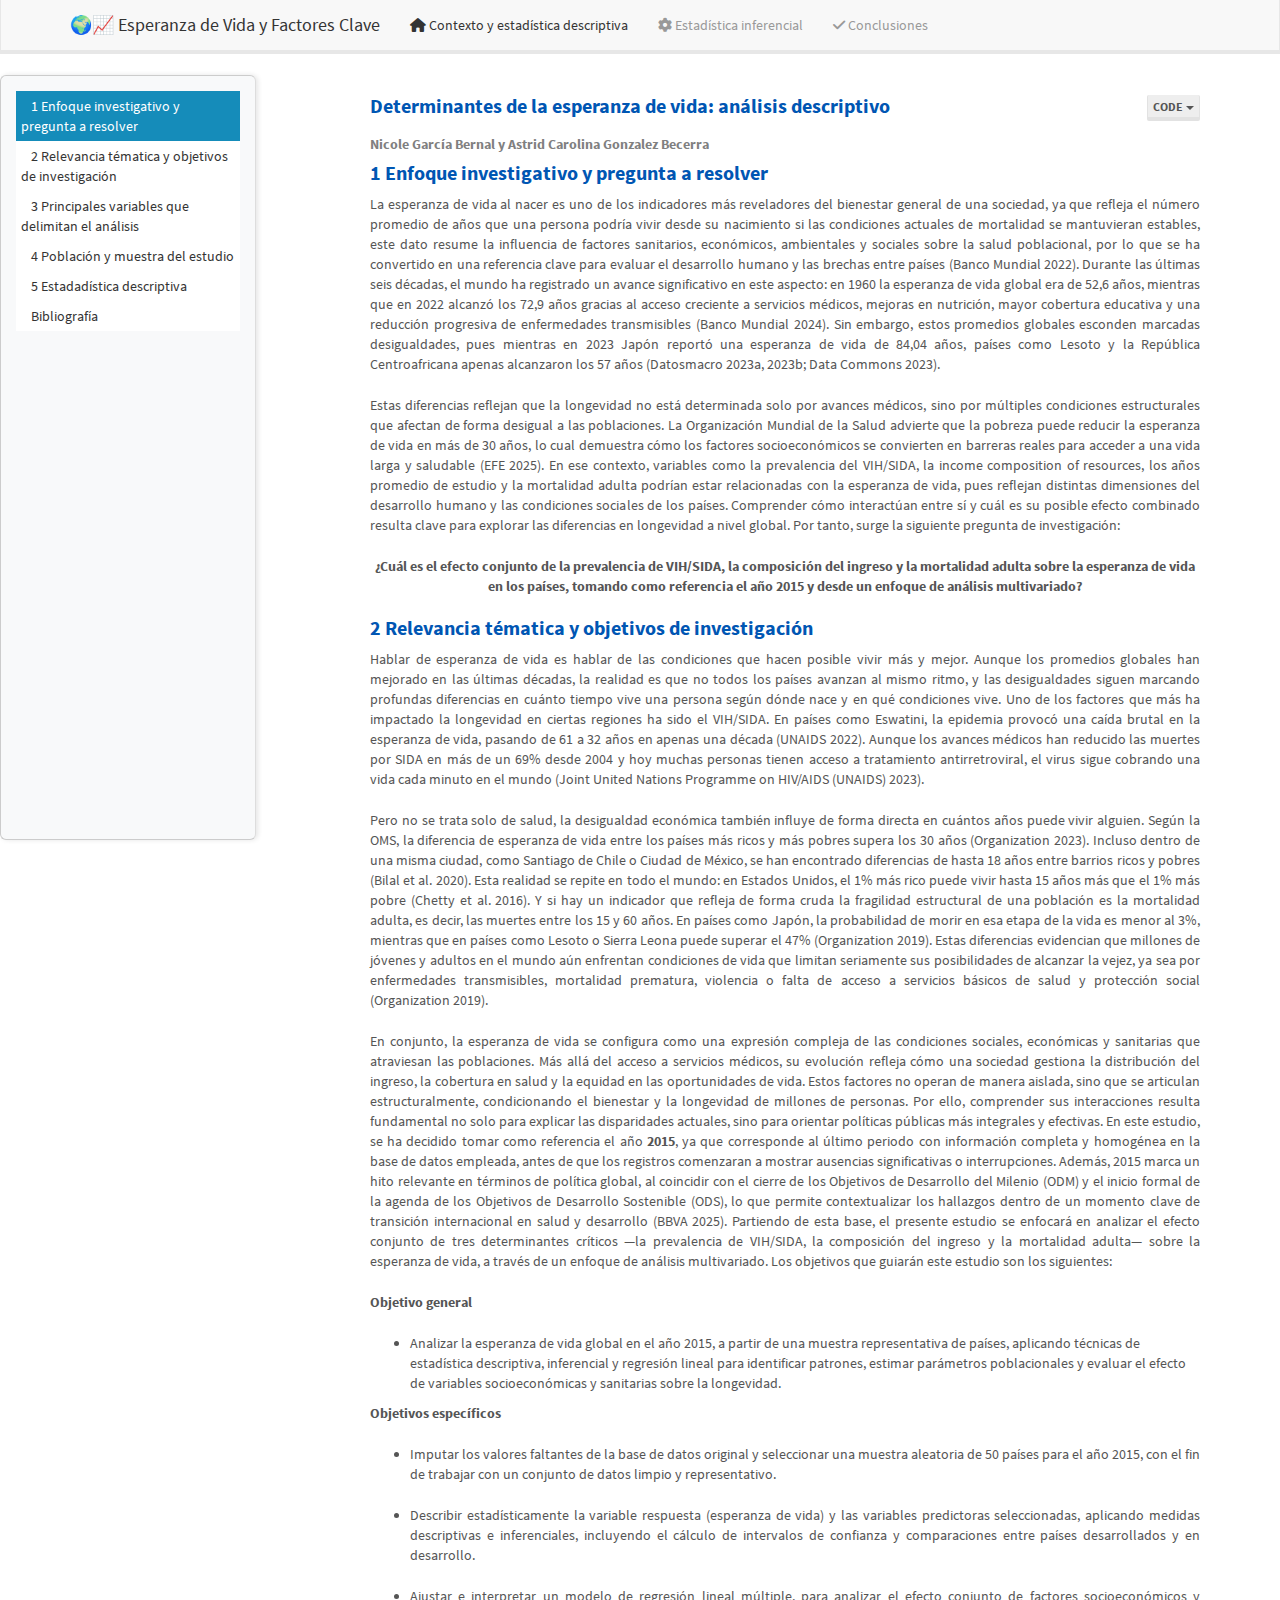
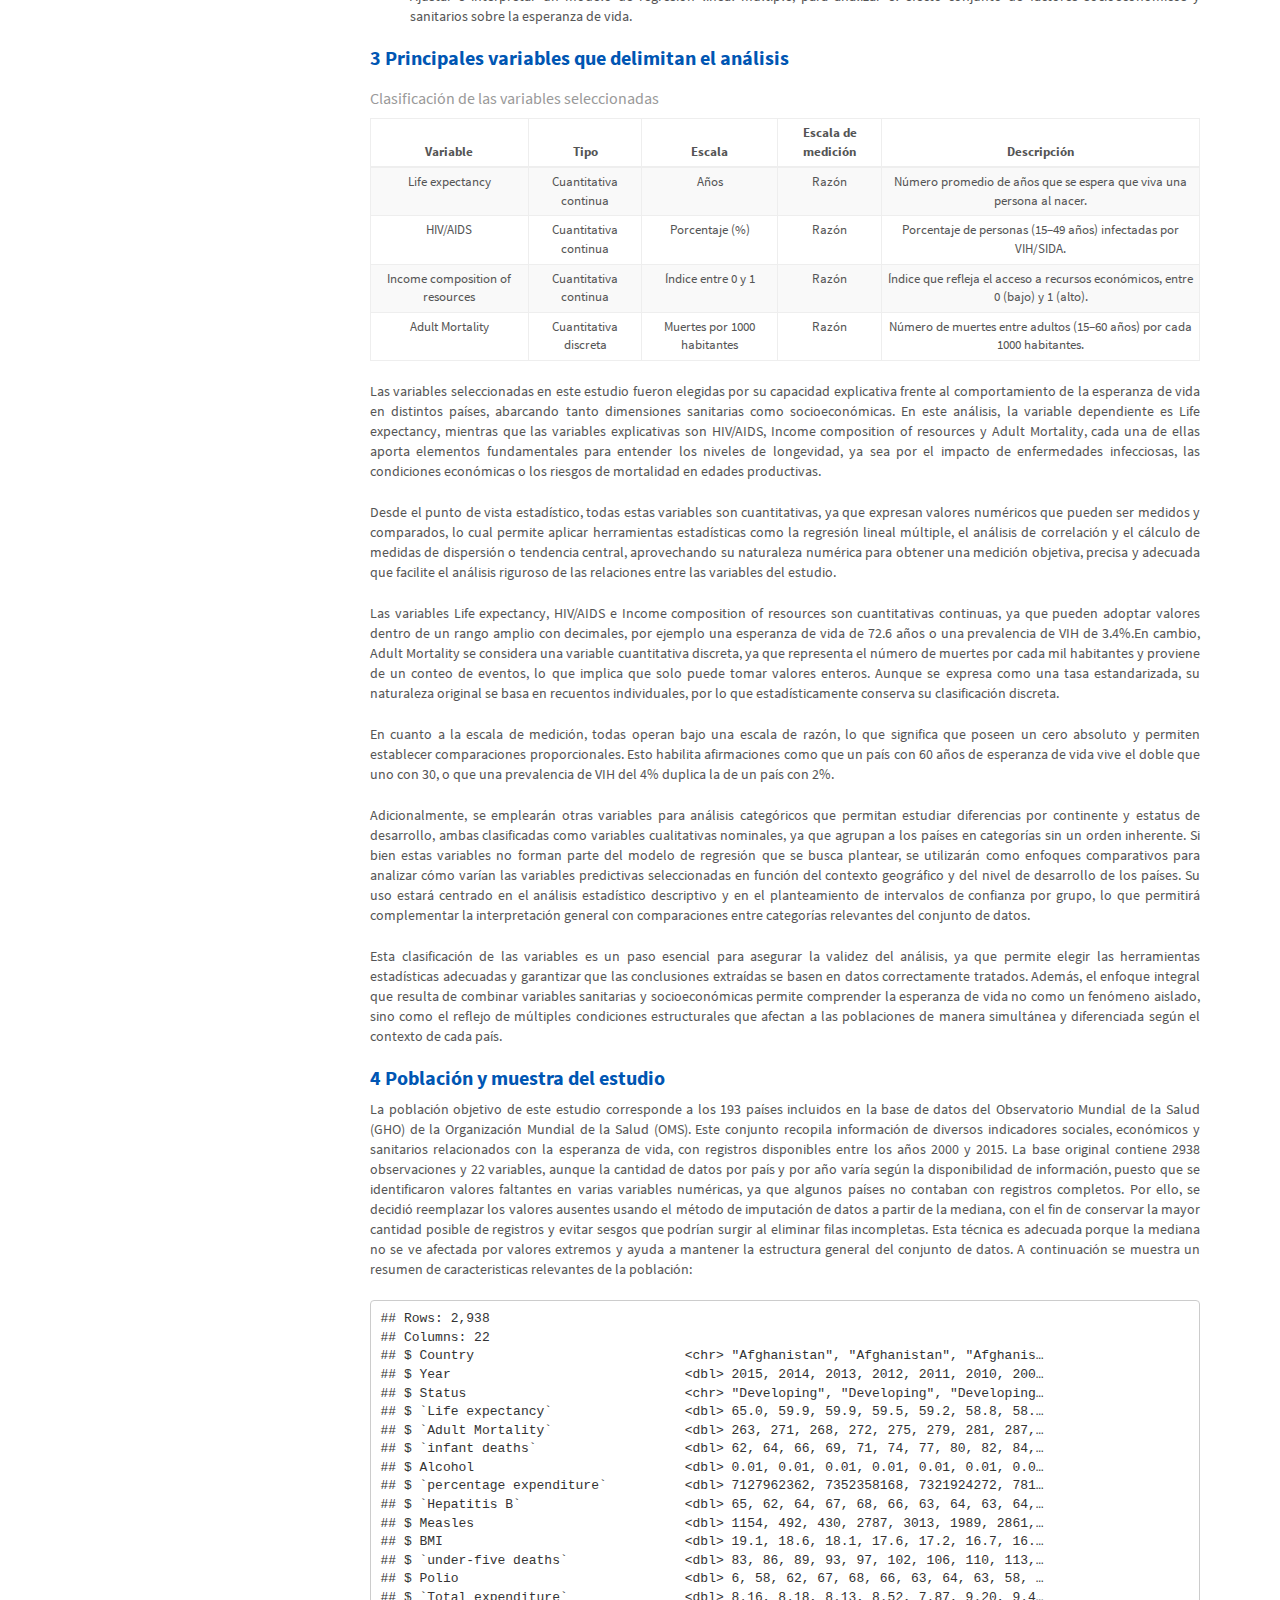
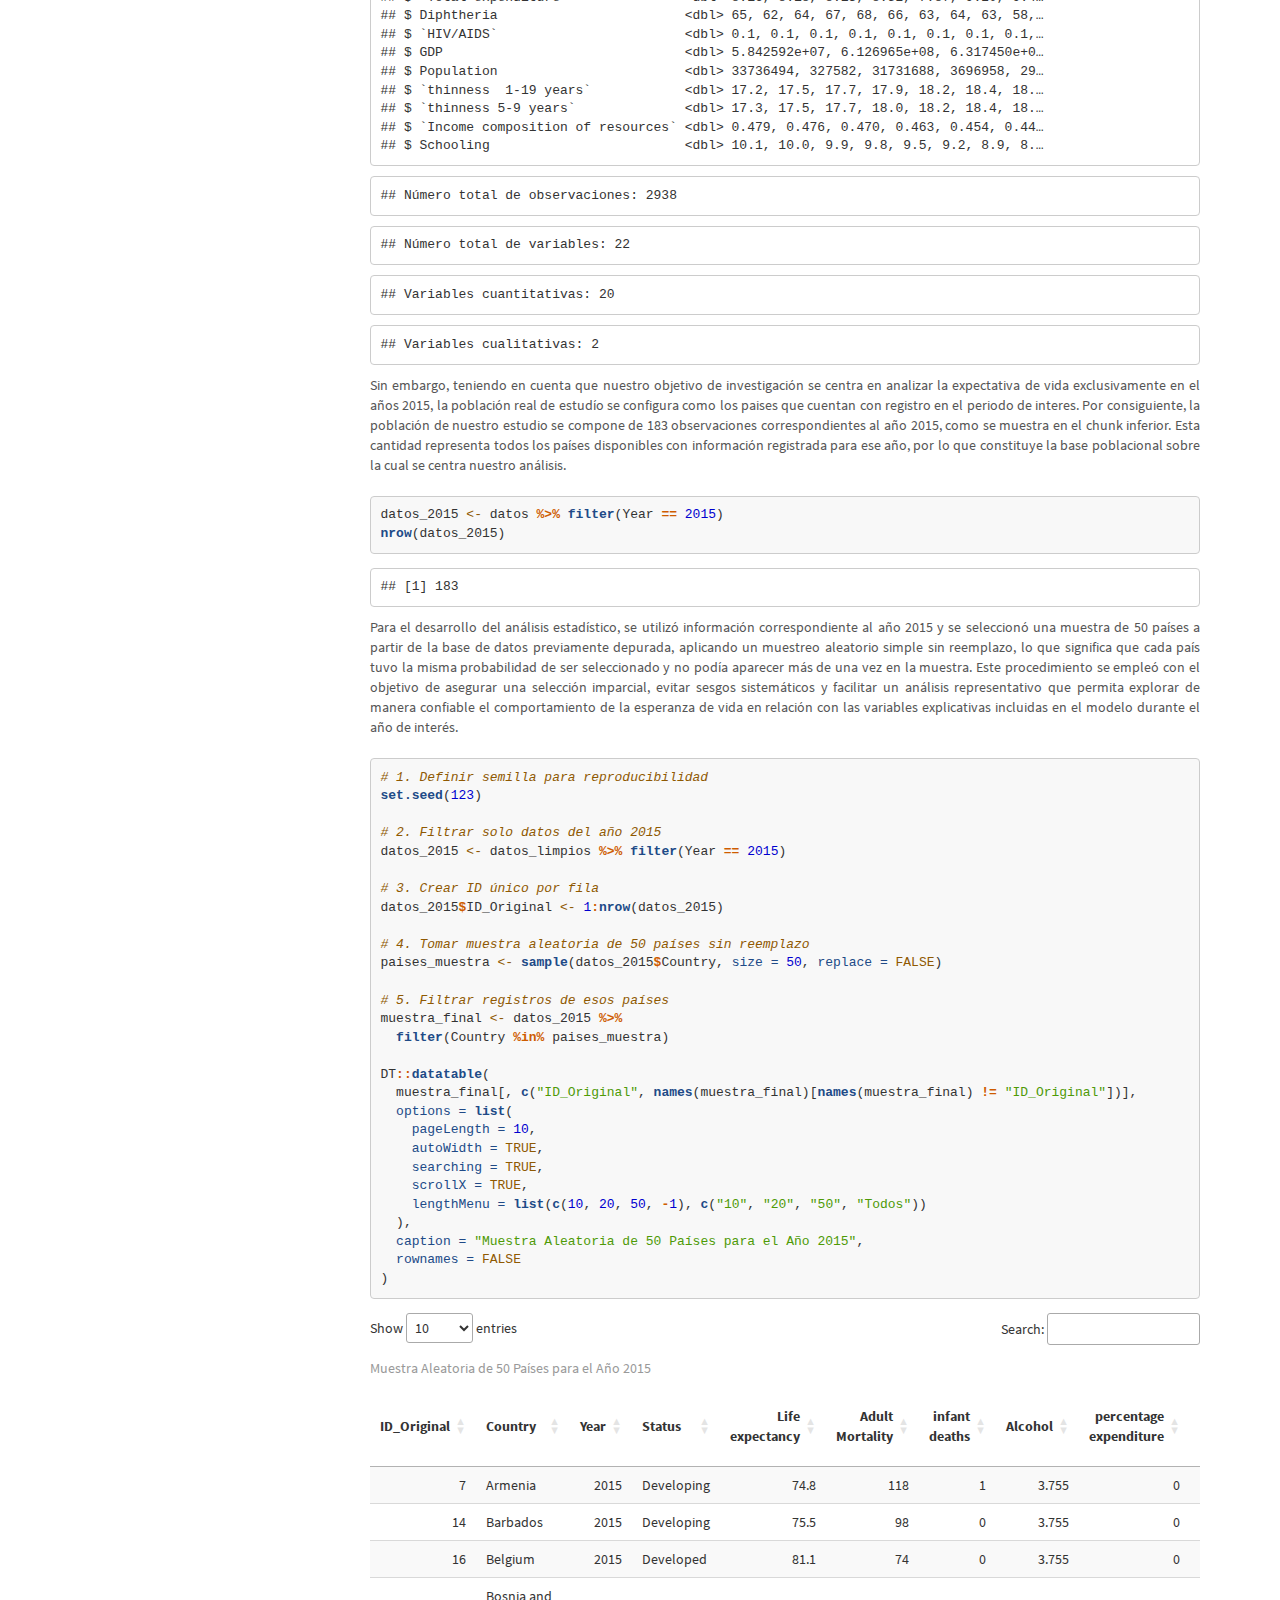
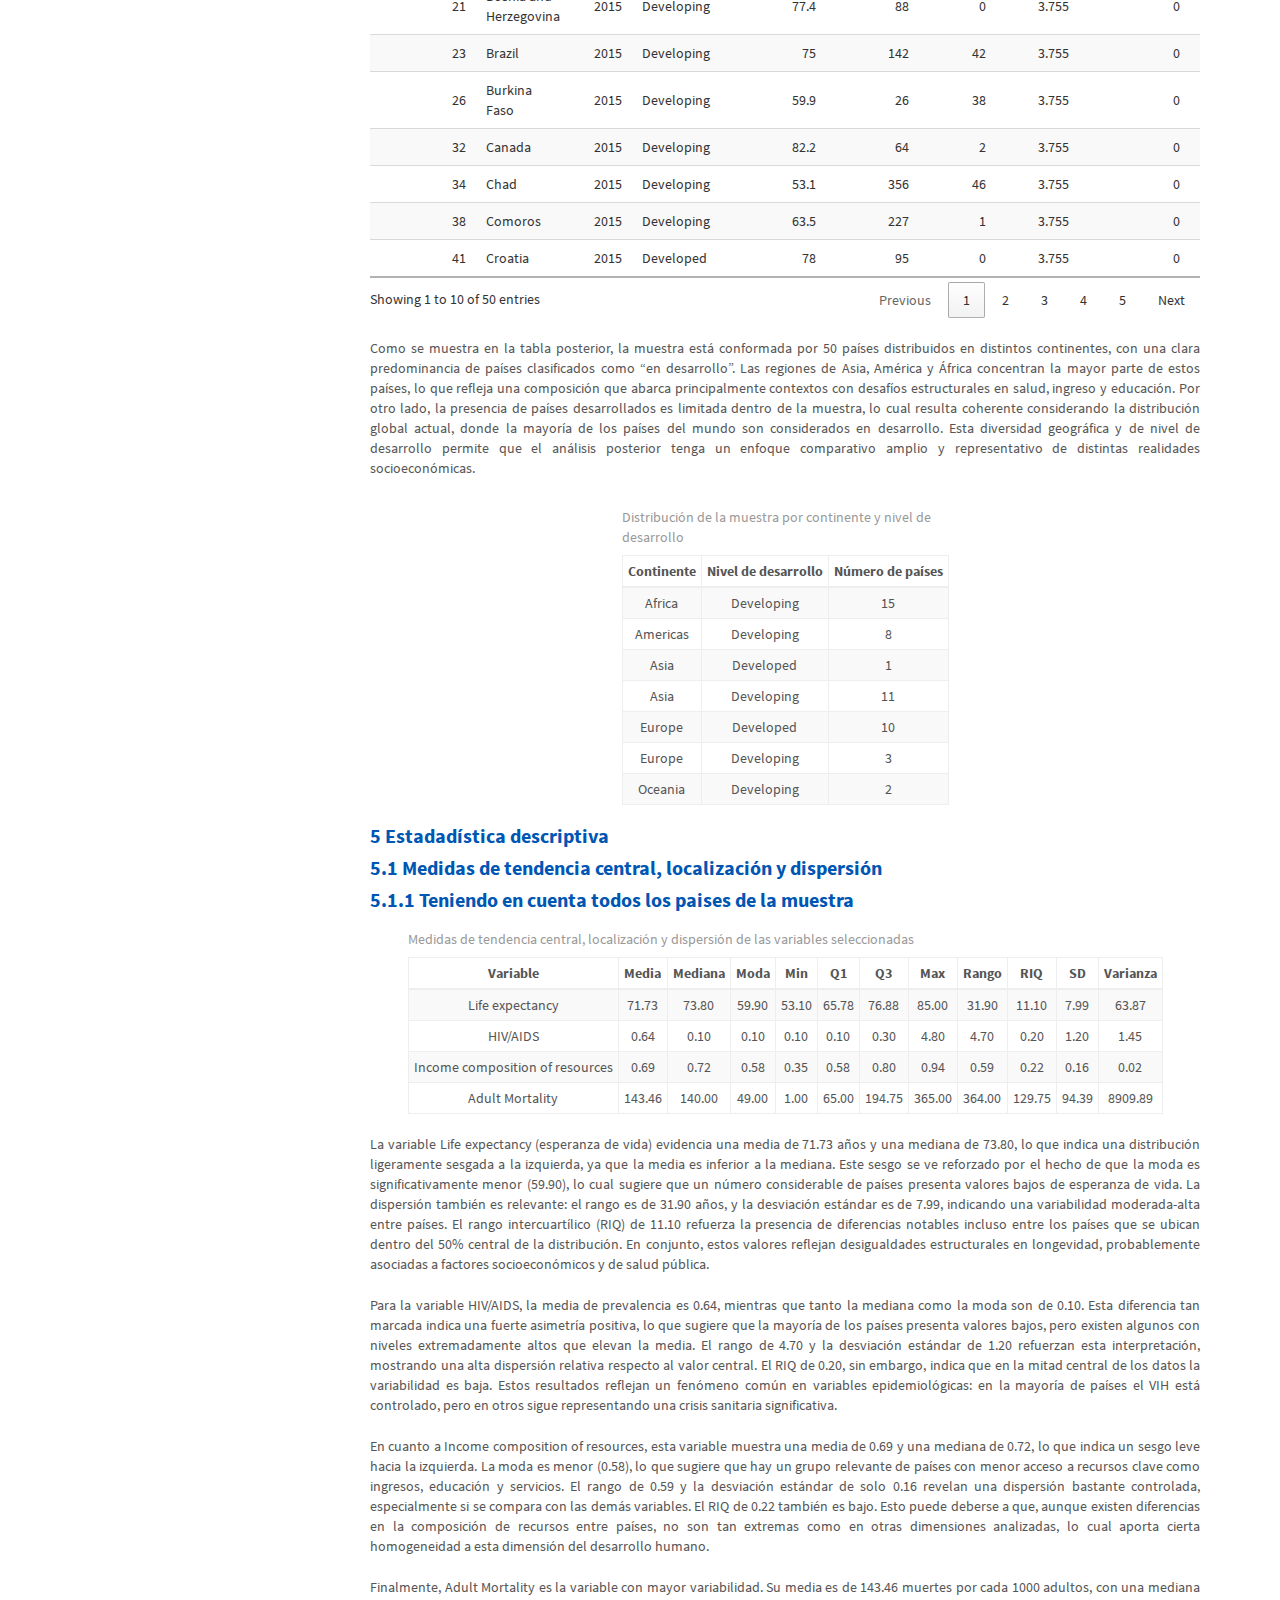
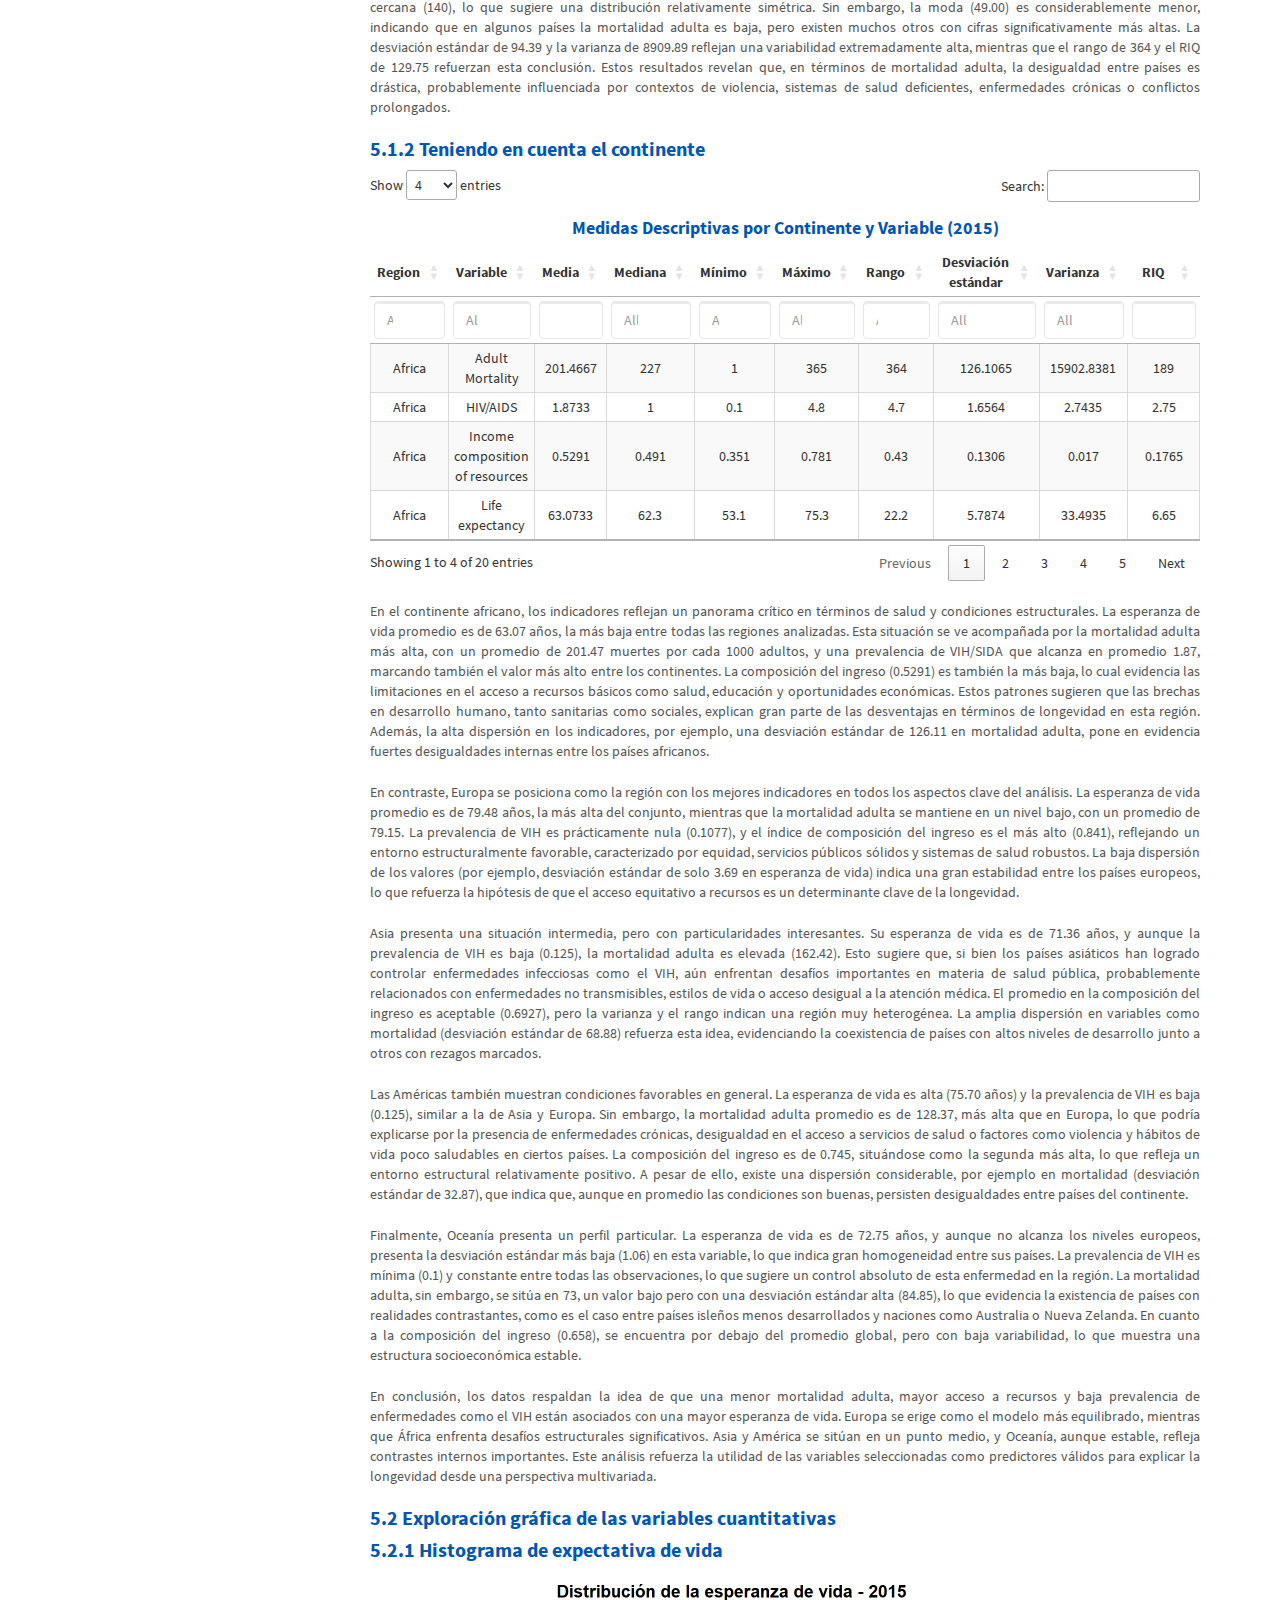
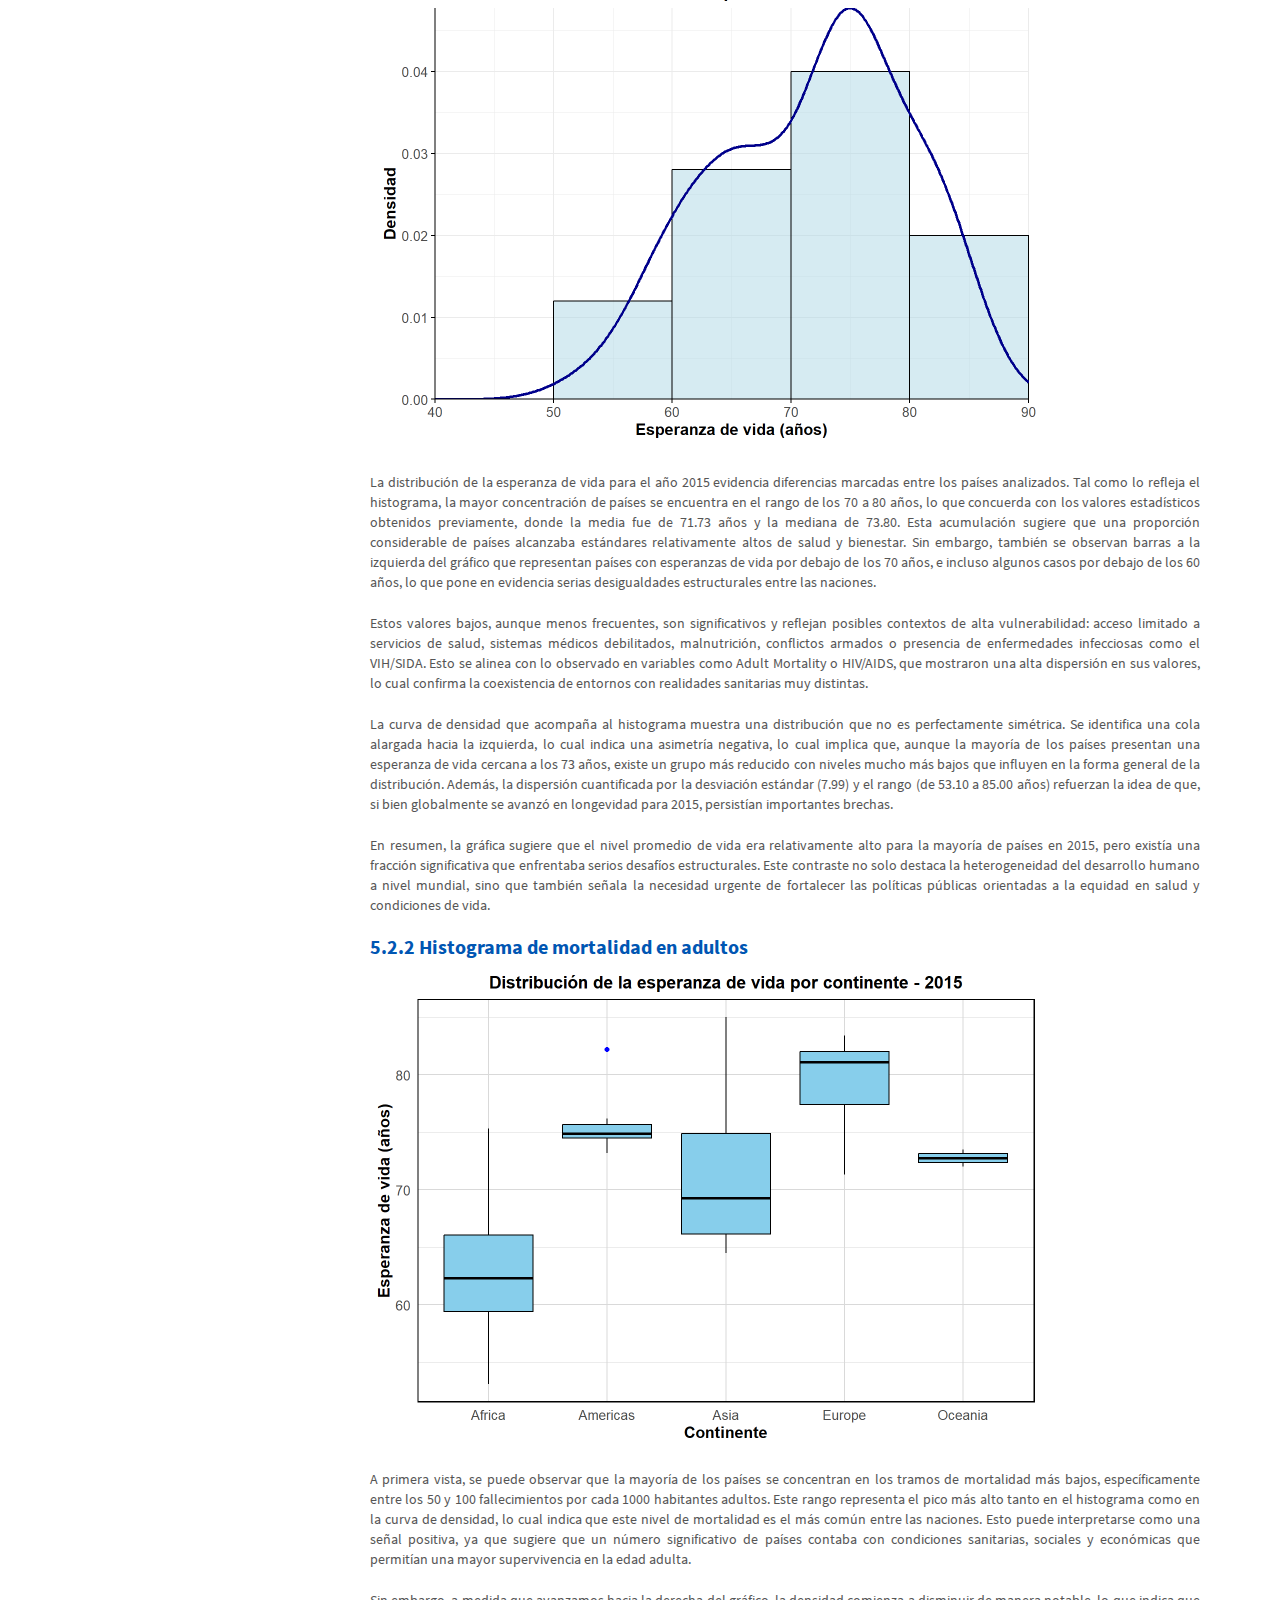
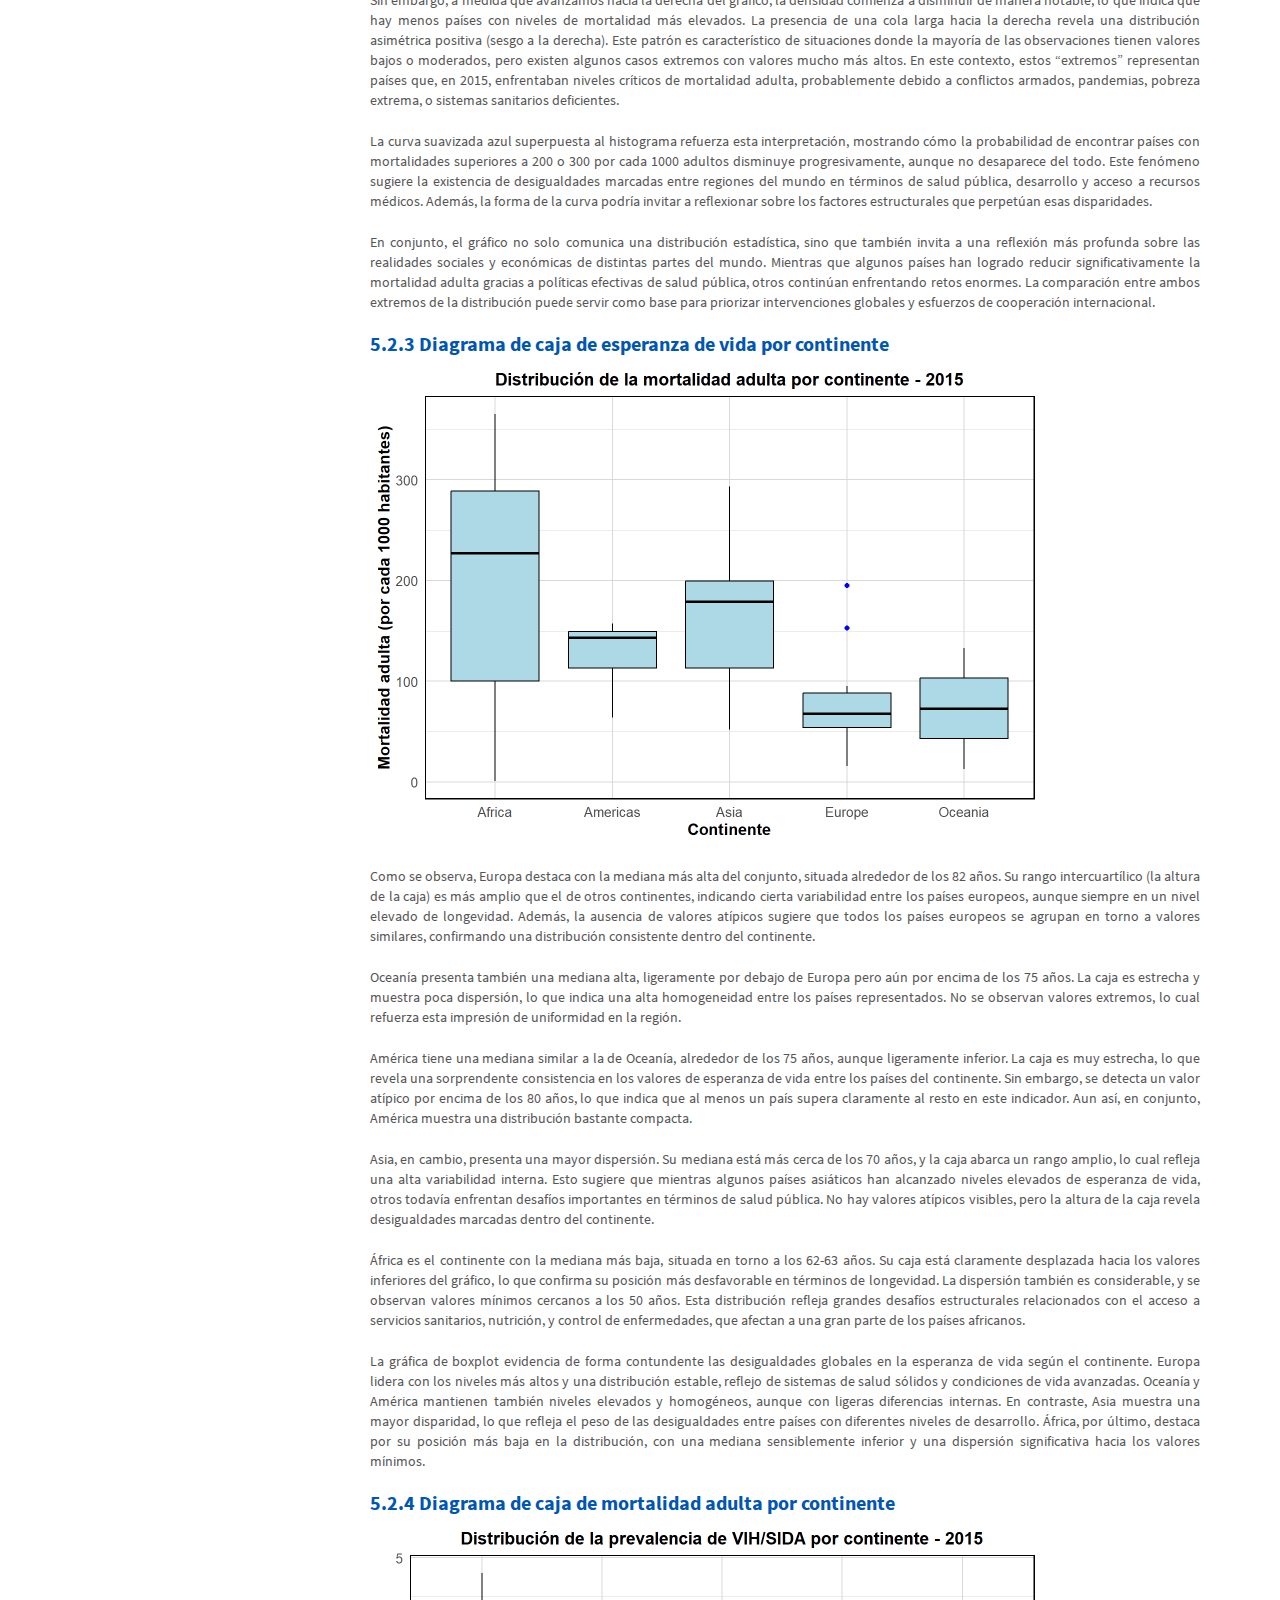
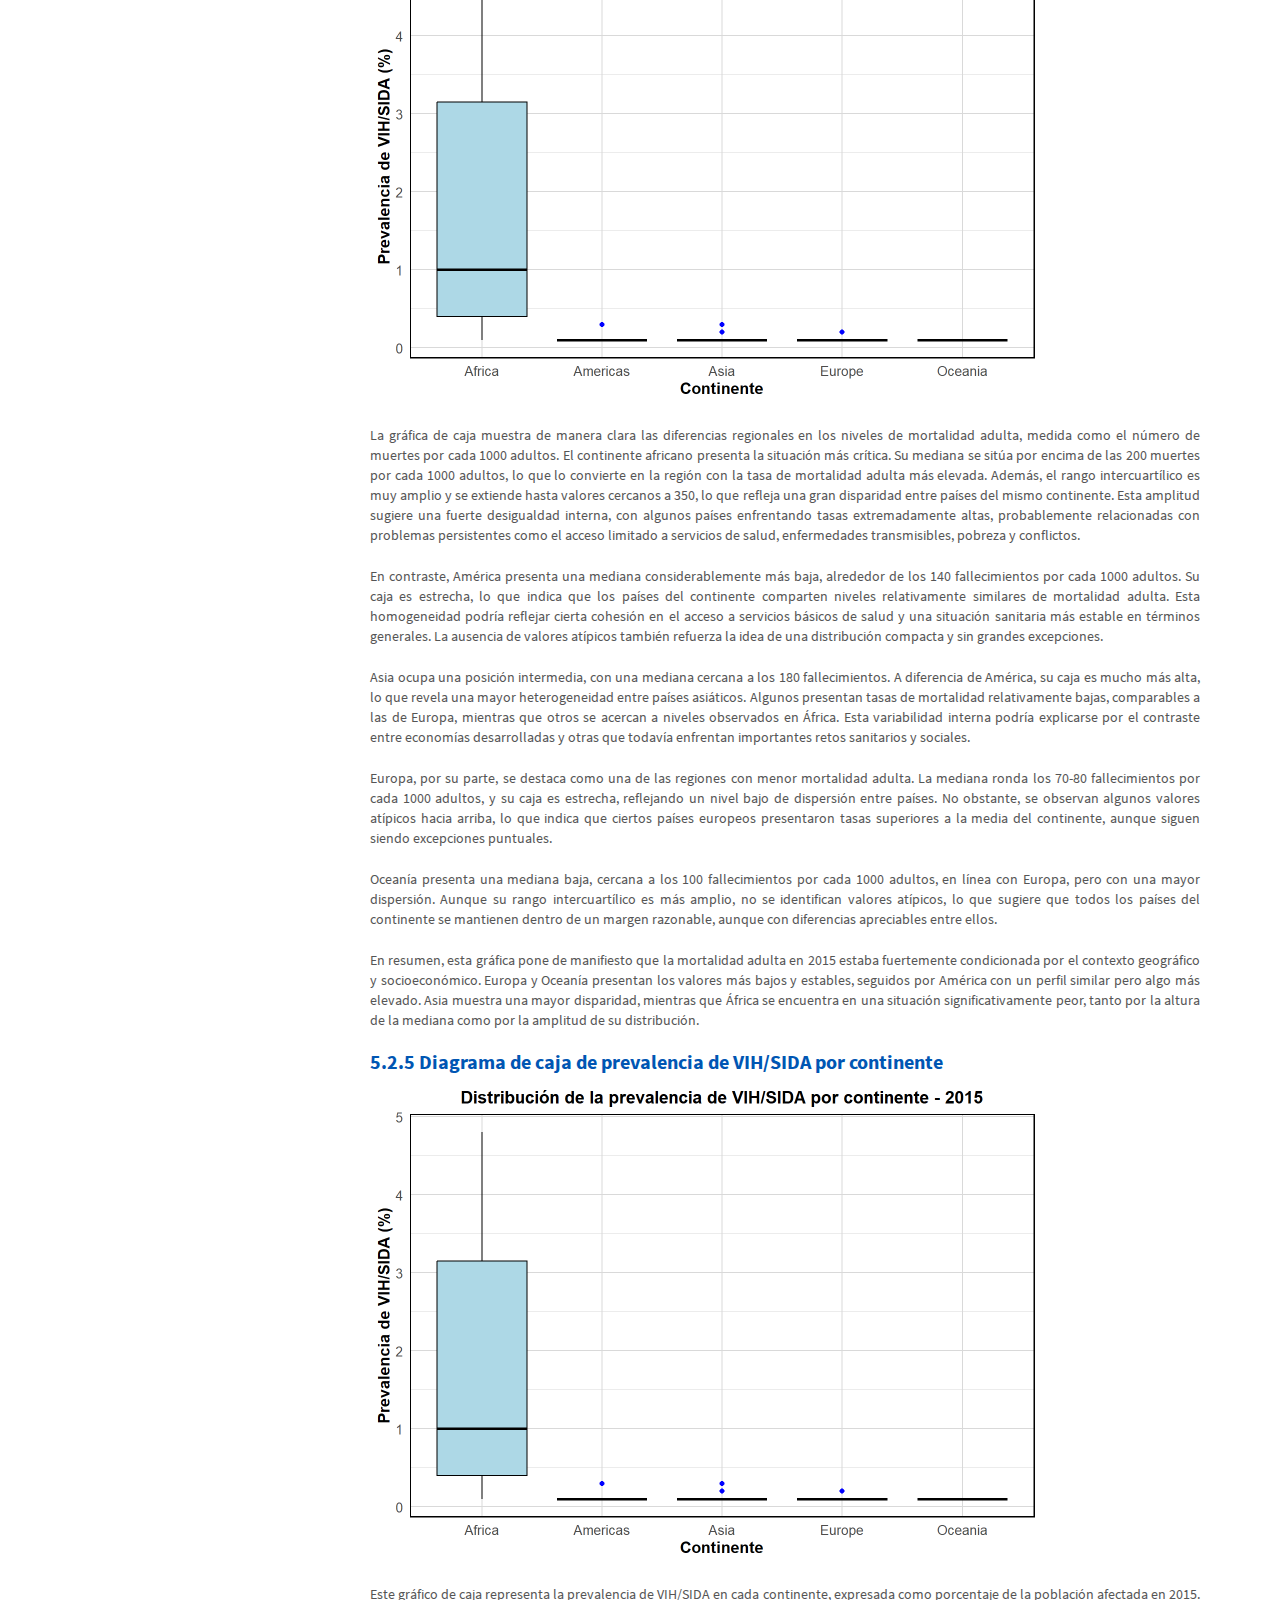
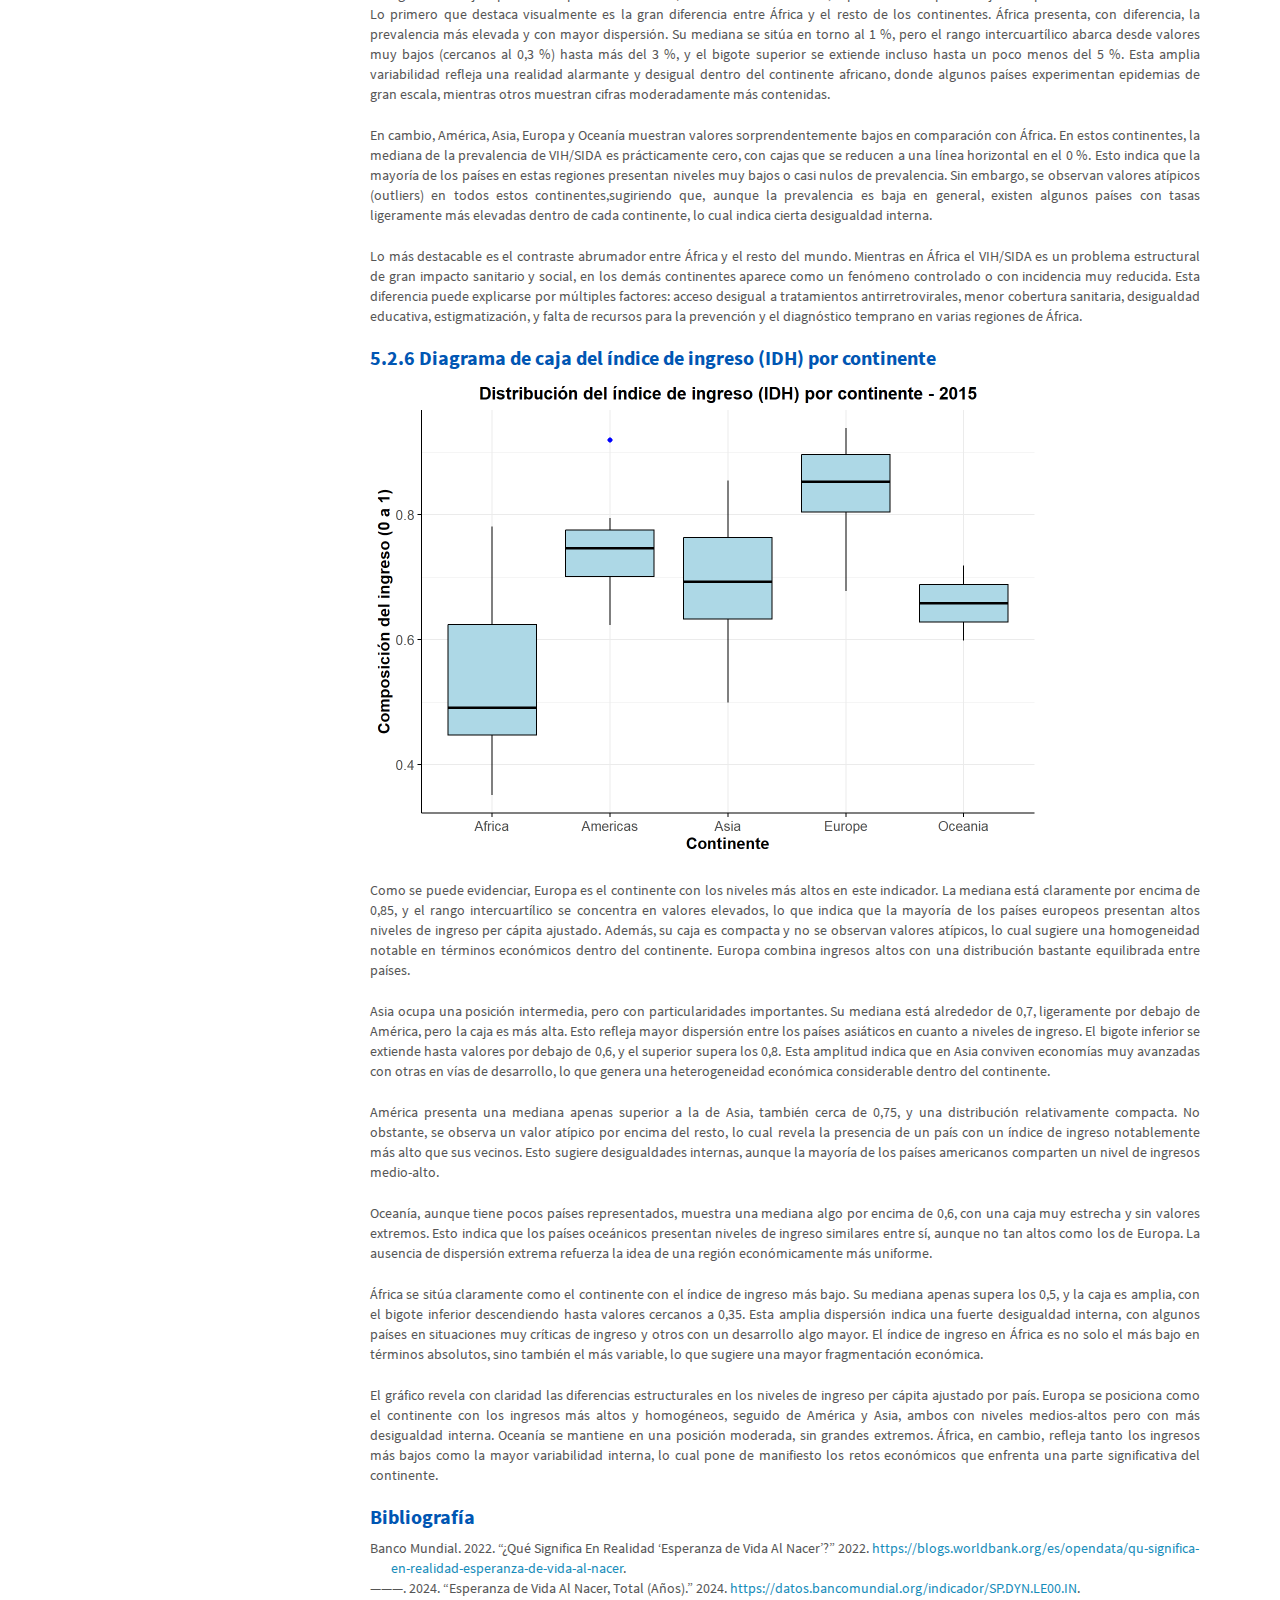
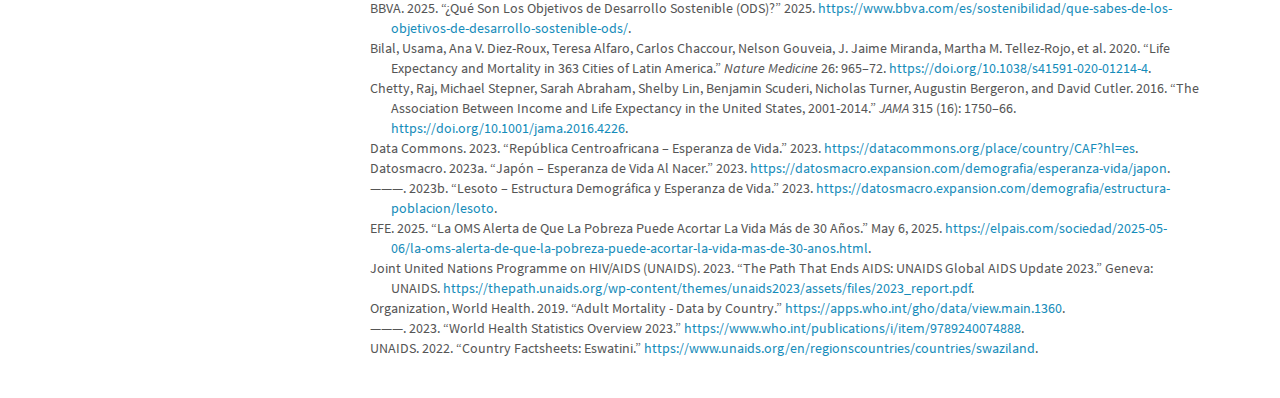
<file: index.html>
<!DOCTYPE html>

<html>

<head>

<meta charset="utf-8" />
<meta name="generator" content="pandoc" />
<meta http-equiv="X-UA-Compatible" content="IE=EDGE" />


<meta name="author" content="Nicole García Bernal y Astrid Carolina Gonzalez Becerra" />


<title>Determinantes de la esperanza de vida: análisis descriptivo</title>

<script src="site_libs/header-attrs-2.28/header-attrs.js"></script>
<script src="site_libs/jquery-3.6.0/jquery-3.6.0.min.js"></script>
<meta name="viewport" content="width=device-width, initial-scale=1" />
<link href="site_libs/bootstrap-3.3.5/css/lumen.min.css" rel="stylesheet" />
<script src="site_libs/bootstrap-3.3.5/js/bootstrap.min.js"></script>
<script src="site_libs/bootstrap-3.3.5/shim/html5shiv.min.js"></script>
<script src="site_libs/bootstrap-3.3.5/shim/respond.min.js"></script>
<style>h1 {font-size: 34px;}
       h1.title {font-size: 38px;}
       h2 {font-size: 30px;}
       h3 {font-size: 24px;}
       h4 {font-size: 18px;}
       h5 {font-size: 16px;}
       h6 {font-size: 12px;}
       code {color: inherit; background-color: rgba(0, 0, 0, 0.04);}
       pre:not([class]) { background-color: white }</style>
<script src="site_libs/jqueryui-1.13.2/jquery-ui.min.js"></script>
<link href="site_libs/tocify-1.9.1/jquery.tocify.css" rel="stylesheet" />
<script src="site_libs/tocify-1.9.1/jquery.tocify.js"></script>
<script src="site_libs/navigation-1.1/tabsets.js"></script>
<script src="site_libs/navigation-1.1/codefolding.js"></script>
<script src="site_libs/navigation-1.1/sourceembed.js"></script>
<script src="site_libs/kePrint-0.0.1/kePrint.js"></script>
<link href="site_libs/lightable-0.0.1/lightable.css" rel="stylesheet" />
<link href="site_libs/htmltools-fill-0.5.8.1/fill.css" rel="stylesheet" />
<script src="site_libs/htmlwidgets-1.6.4/htmlwidgets.js"></script>
<link href="site_libs/datatables-css-0.0.0/datatables-crosstalk.css" rel="stylesheet" />
<script src="site_libs/datatables-binding-0.33/datatables.js"></script>
<link href="site_libs/dt-core-1.13.6/css/jquery.dataTables.min.css" rel="stylesheet" />
<link href="site_libs/dt-core-1.13.6/css/jquery.dataTables.extra.css" rel="stylesheet" />
<script src="site_libs/dt-core-1.13.6/js/jquery.dataTables.min.js"></script>
<link href="site_libs/crosstalk-1.2.1/css/crosstalk.min.css" rel="stylesheet" />
<script src="site_libs/crosstalk-1.2.1/js/crosstalk.min.js"></script>
<link href="site_libs/nouislider-7.0.10/jquery.nouislider.min.css" rel="stylesheet" />
<script src="site_libs/nouislider-7.0.10/jquery.nouislider.min.js"></script>
<link href="site_libs/selectize-0.12.0/selectize.bootstrap3.css" rel="stylesheet" />
<script src="site_libs/selectize-0.12.0/selectize.min.js"></script>
<link href="site_libs/font-awesome-6.4.2/css/all.min.css" rel="stylesheet" />
<link href="site_libs/font-awesome-6.4.2/css/v4-shims.min.css" rel="stylesheet" />

<style type="text/css">
  code{white-space: pre-wrap;}
  span.smallcaps{font-variant: small-caps;}
  span.underline{text-decoration: underline;}
  div.column{display: inline-block; vertical-align: top; width: 50%;}
  div.hanging-indent{margin-left: 1.5em; text-indent: -1.5em;}
  ul.task-list{list-style: none;}
    </style>



<style type="text/css">
  code {
    white-space: pre;
  }
  .sourceCode {
    overflow: visible;
  }
</style>
<style type="text/css" data-origin="pandoc">
pre > code.sourceCode { white-space: pre; position: relative; }
pre > code.sourceCode > span { line-height: 1.25; }
pre > code.sourceCode > span:empty { height: 1.2em; }
.sourceCode { overflow: visible; }
code.sourceCode > span { color: inherit; text-decoration: inherit; }
div.sourceCode { margin: 1em 0; }
pre.sourceCode { margin: 0; }
@media screen {
div.sourceCode { overflow: auto; }
}
@media print {
pre > code.sourceCode { white-space: pre-wrap; }
pre > code.sourceCode > span { display: inline-block; text-indent: -5em; padding-left: 5em; }
}
pre.numberSource code
  { counter-reset: source-line 0; }
pre.numberSource code > span
  { position: relative; left: -4em; counter-increment: source-line; }
pre.numberSource code > span > a:first-child::before
  { content: counter(source-line);
    position: relative; left: -1em; text-align: right; vertical-align: baseline;
    border: none; display: inline-block;
    -webkit-touch-callout: none; -webkit-user-select: none;
    -khtml-user-select: none; -moz-user-select: none;
    -ms-user-select: none; user-select: none;
    padding: 0 4px; width: 4em;
    color: #aaaaaa;
  }
pre.numberSource { margin-left: 3em; border-left: 1px solid #aaaaaa;  padding-left: 4px; }
div.sourceCode
  {  background-color: #f8f8f8; }
@media screen {
pre > code.sourceCode > span > a:first-child::before { text-decoration: underline; }
}
code span.al { color: #ef2929; } /* Alert */
code span.an { color: #8f5902; font-weight: bold; font-style: italic; } /* Annotation */
code span.at { color: #204a87; } /* Attribute */
code span.bn { color: #0000cf; } /* BaseN */
code span.cf { color: #204a87; font-weight: bold; } /* ControlFlow */
code span.ch { color: #4e9a06; } /* Char */
code span.cn { color: #8f5902; } /* Constant */
code span.co { color: #8f5902; font-style: italic; } /* Comment */
code span.cv { color: #8f5902; font-weight: bold; font-style: italic; } /* CommentVar */
code span.do { color: #8f5902; font-weight: bold; font-style: italic; } /* Documentation */
code span.dt { color: #204a87; } /* DataType */
code span.dv { color: #0000cf; } /* DecVal */
code span.er { color: #a40000; font-weight: bold; } /* Error */
code span.ex { } /* Extension */
code span.fl { color: #0000cf; } /* Float */
code span.fu { color: #204a87; font-weight: bold; } /* Function */
code span.im { } /* Import */
code span.in { color: #8f5902; font-weight: bold; font-style: italic; } /* Information */
code span.kw { color: #204a87; font-weight: bold; } /* Keyword */
code span.op { color: #ce5c00; font-weight: bold; } /* Operator */
code span.ot { color: #8f5902; } /* Other */
code span.pp { color: #8f5902; font-style: italic; } /* Preprocessor */
code span.sc { color: #ce5c00; font-weight: bold; } /* SpecialChar */
code span.ss { color: #4e9a06; } /* SpecialString */
code span.st { color: #4e9a06; } /* String */
code span.va { color: #000000; } /* Variable */
code span.vs { color: #4e9a06; } /* VerbatimString */
code span.wa { color: #8f5902; font-weight: bold; font-style: italic; } /* Warning */

</style>
<script>
// apply pandoc div.sourceCode style to pre.sourceCode instead
(function() {
  var sheets = document.styleSheets;
  for (var i = 0; i < sheets.length; i++) {
    if (sheets[i].ownerNode.dataset["origin"] !== "pandoc") continue;
    try { var rules = sheets[i].cssRules; } catch (e) { continue; }
    var j = 0;
    while (j < rules.length) {
      var rule = rules[j];
      // check if there is a div.sourceCode rule
      if (rule.type !== rule.STYLE_RULE || rule.selectorText !== "div.sourceCode") {
        j++;
        continue;
      }
      var style = rule.style.cssText;
      // check if color or background-color is set
      if (rule.style.color === '' && rule.style.backgroundColor === '') {
        j++;
        continue;
      }
      // replace div.sourceCode by a pre.sourceCode rule
      sheets[i].deleteRule(j);
      sheets[i].insertRule('pre.sourceCode{' + style + '}', j);
    }
  }
})();
</script>


<style type="text/css">
#rmd-source-code {
  display: none;
}
</style>

<style type="text/css">
/* for pandoc --citeproc since 2.11 */
div.csl-bib-body { }
div.csl-entry {
  clear: both;
  margin-bottom: 0em;
}
.hanging div.csl-entry {
  margin-left:2em;
  text-indent:-2em;
}
div.csl-left-margin {
  min-width:2em;
  float:left;
}
div.csl-right-inline {
  margin-left:2em;
  padding-left:1em;
}
div.csl-indent {
  margin-left: 2em;
}
</style>

<link rel="stylesheet" href="styles.css" type="text/css" />



<style type = "text/css">
.main-container {
  max-width: 940px;
  margin-left: auto;
  margin-right: auto;
}
img {
  max-width:100%;
}
.tabbed-pane {
  padding-top: 12px;
}
.html-widget {
  margin-bottom: 20px;
}
button.code-folding-btn:focus {
  outline: none;
}
summary {
  display: list-item;
}
details > summary > p:only-child {
  display: inline;
}
pre code {
  padding: 0;
}
</style>


<style type="text/css">
.dropdown-submenu {
  position: relative;
}
.dropdown-submenu>.dropdown-menu {
  top: 0;
  left: 100%;
  margin-top: -6px;
  margin-left: -1px;
  border-radius: 0 6px 6px 6px;
}
.dropdown-submenu:hover>.dropdown-menu {
  display: block;
}
.dropdown-submenu>a:after {
  display: block;
  content: " ";
  float: right;
  width: 0;
  height: 0;
  border-color: transparent;
  border-style: solid;
  border-width: 5px 0 5px 5px;
  border-left-color: #cccccc;
  margin-top: 5px;
  margin-right: -10px;
}
.dropdown-submenu:hover>a:after {
  border-left-color: #adb5bd;
}
.dropdown-submenu.pull-left {
  float: none;
}
.dropdown-submenu.pull-left>.dropdown-menu {
  left: -100%;
  margin-left: 10px;
  border-radius: 6px 0 6px 6px;
}
</style>

<script type="text/javascript">
// manage active state of menu based on current page
$(document).ready(function () {
  // active menu anchor
  href = window.location.pathname
  href = href.substr(href.lastIndexOf('/') + 1)
  if (href === "")
    href = "index.html";
  var menuAnchor = $('a[href="' + href + '"]');

  // mark the anchor link active (and if it's in a dropdown, also mark that active)
  var dropdown = menuAnchor.closest('li.dropdown');
  if (window.bootstrap) { // Bootstrap 4+
    menuAnchor.addClass('active');
    dropdown.find('> .dropdown-toggle').addClass('active');
  } else { // Bootstrap 3
    menuAnchor.parent().addClass('active');
    dropdown.addClass('active');
  }

  // Navbar adjustments
  var navHeight = $(".navbar").first().height() + 15;
  var style = document.createElement('style');
  var pt = "padding-top: " + navHeight + "px; ";
  var mt = "margin-top: -" + navHeight + "px; ";
  var css = "";
  // offset scroll position for anchor links (for fixed navbar)
  for (var i = 1; i <= 6; i++) {
    css += ".section h" + i + "{ " + pt + mt + "}\n";
  }
  style.innerHTML = "body {" + pt + "padding-bottom: 40px; }\n" + css;
  document.head.appendChild(style);
});
</script>

<!-- tabsets -->

<style type="text/css">
.tabset-dropdown > .nav-tabs {
  display: inline-table;
  max-height: 500px;
  min-height: 44px;
  overflow-y: auto;
  border: 1px solid #ddd;
  border-radius: 4px;
}

.tabset-dropdown > .nav-tabs > li.active:before, .tabset-dropdown > .nav-tabs.nav-tabs-open:before {
  content: "\e259";
  font-family: 'Glyphicons Halflings';
  display: inline-block;
  padding: 10px;
  border-right: 1px solid #ddd;
}

.tabset-dropdown > .nav-tabs.nav-tabs-open > li.active:before {
  content: "\e258";
  font-family: 'Glyphicons Halflings';
  border: none;
}

.tabset-dropdown > .nav-tabs > li.active {
  display: block;
}

.tabset-dropdown > .nav-tabs > li > a,
.tabset-dropdown > .nav-tabs > li > a:focus,
.tabset-dropdown > .nav-tabs > li > a:hover {
  border: none;
  display: inline-block;
  border-radius: 4px;
  background-color: transparent;
}

.tabset-dropdown > .nav-tabs.nav-tabs-open > li {
  display: block;
  float: none;
}

.tabset-dropdown > .nav-tabs > li {
  display: none;
}
</style>

<!-- code folding -->
<style type="text/css">
.code-folding-btn { margin-bottom: 4px; }
</style>



<style type="text/css">

#TOC {
  margin: 25px 0px 20px 0px;
}
@media (max-width: 768px) {
#TOC {
  position: relative;
  width: 100%;
}
}

@media print {
.toc-content {
  /* see https://github.com/w3c/csswg-drafts/issues/4434 */
  float: right;
}
}

.toc-content {
  padding-left: 30px;
  padding-right: 40px;
}

div.main-container {
  max-width: 1200px;
}

div.tocify {
  width: 20%;
  max-width: 260px;
  max-height: 85%;
}

@media (min-width: 768px) and (max-width: 991px) {
  div.tocify {
    width: 25%;
  }
}

@media (max-width: 767px) {
  div.tocify {
    width: 100%;
    max-width: none;
  }
}

.tocify ul, .tocify li {
  line-height: 20px;
}

.tocify-subheader .tocify-item {
  font-size: 0.90em;
}

.tocify .list-group-item {
  border-radius: 0px;
}


</style>



</head>

<body>


<div class="container-fluid main-container">


<!-- setup 3col/9col grid for toc_float and main content  -->
<div class="row">
<div class="col-xs-12 col-sm-4 col-md-3">
<div id="TOC" class="tocify">
</div>
</div>

<div class="toc-content col-xs-12 col-sm-8 col-md-9">




<div class="navbar navbar-default  navbar-fixed-top" role="navigation">
  <div class="container">
    <div class="navbar-header">
      <button type="button" class="navbar-toggle collapsed" data-toggle="collapse" data-bs-toggle="collapse" data-target="#navbar" data-bs-target="#navbar">
        <span class="icon-bar"></span>
        <span class="icon-bar"></span>
        <span class="icon-bar"></span>
      </button>
      <a class="navbar-brand" href="index.html"> 🌍📈 Esperanza de Vida y Factores Clave</a>
    </div>
    <div id="navbar" class="navbar-collapse collapse">
      <ul class="nav navbar-nav">
        <li>
  <a href="index.html">
    <span class="fa fa-home"></span>
     
    Contexto y estadística descriptiva
  </a>
</li>
<li>
  <a href="about.html">
    <span class="fa fa-gear"></span>
     
    Estadística inferencial
  </a>
</li>
<li>
  <a href="conclusiones.html">
    <span class="fa fa-check"></span>
     
    Conclusiones
  </a>
</li>
      </ul>
      <ul class="nav navbar-nav navbar-right">
        
      </ul>
    </div><!--/.nav-collapse -->
  </div><!--/.container -->
</div><!--/.navbar -->

<div id="header">

<div class="btn-group pull-right float-right">
<button type="button" class="btn btn-default btn-xs btn-secondary btn-sm dropdown-toggle" data-toggle="dropdown" data-bs-toggle="dropdown" aria-haspopup="true" aria-expanded="false"><span>Code</span> <span class="caret"></span></button>
<ul class="dropdown-menu dropdown-menu-right" style="min-width: 50px;">
<li><a id="rmd-download-source" href="#">Download Rmd</a></li>
</ul>
</div>



<h1 class="title toc-ignore">Determinantes de la esperanza de vida:
análisis descriptivo</h1>
<h4 class="author"><span class="autor-rmd">Nicole García Bernal y Astrid
Carolina Gonzalez Becerra</span></h4>

</div>


<div id="enfoque-investigativo-y-pregunta-a-resolver"
class="section level1" number="1">
<h1><span class="header-section-number">1</span> Enfoque investigativo y
pregunta a resolver</h1>
<p>La esperanza de vida al nacer es uno de los indicadores más
reveladores del bienestar general de una sociedad, ya que refleja el
número promedio de años que una persona podría vivir desde su nacimiento
si las condiciones actuales de mortalidad se mantuvieran estables, este
dato resume la influencia de factores sanitarios, económicos,
ambientales y sociales sobre la salud poblacional, por lo que se ha
convertido en una referencia clave para evaluar el desarrollo humano y
las brechas entre países <span class="citation">(Banco Mundial
2022)</span>. Durante las últimas seis décadas, el mundo ha registrado
un avance significativo en este aspecto: en 1960 la esperanza de vida
global era de 52,6 años, mientras que en 2022 alcanzó los 72,9 años
gracias al acceso creciente a servicios médicos, mejoras en nutrición,
mayor cobertura educativa y una reducción progresiva de enfermedades
transmisibles <span class="citation">(Banco Mundial 2024)</span>. Sin
embargo, estos promedios globales esconden marcadas desigualdades, pues
mientras en 2023 Japón reportó una esperanza de vida de 84,04 años,
países como Lesoto y la República Centroafricana apenas alcanzaron los
57 años <span class="citation">(Datosmacro 2023a, 2023b; Data Commons
2023)</span>.</p>
<p>Estas diferencias reflejan que la longevidad no está determinada solo
por avances médicos, sino por múltiples condiciones estructurales que
afectan de forma desigual a las poblaciones. La Organización Mundial de
la Salud advierte que la pobreza puede reducir la esperanza de vida en
más de 30 años, lo cual demuestra cómo los factores socioeconómicos se
convierten en barreras reales para acceder a una vida larga y saludable
<span class="citation">(EFE 2025)</span>. En ese contexto, variables
como la prevalencia del VIH/SIDA, la income composition of resources,
los años promedio de estudio y la mortalidad adulta podrían estar
relacionadas con la esperanza de vida, pues reflejan distintas
dimensiones del desarrollo humano y las condiciones sociales de los
países. Comprender cómo interactúan entre sí y cuál es su posible efecto
combinado resulta clave para explorar las diferencias en longevidad a
nivel global. Por tanto, surge la siguiente pregunta de
investigación:</p>
<p style="text-align: center;">
<strong>¿Cuál es el efecto conjunto de la prevalencia de VIH/SIDA, la
composición del ingreso y la mortalidad adulta sobre la esperanza de
vida en los países, tomando como referencia el año 2015 y desde un
enfoque de análisis multivariado?</strong>
</p>
</div>
<div id="relevancia-tématica-y-objetivos-de-investigación"
class="section level1" number="2">
<h1><span class="header-section-number">2</span> Relevancia tématica y
objetivos de investigación</h1>
<p>Hablar de esperanza de vida es hablar de las condiciones que hacen
posible vivir más y mejor. Aunque los promedios globales han mejorado en
las últimas décadas, la realidad es que no todos los países avanzan al
mismo ritmo, y las desigualdades siguen marcando profundas diferencias
en cuánto tiempo vive una persona según dónde nace y en qué condiciones
vive. Uno de los factores que más ha impactado la longevidad en ciertas
regiones ha sido el VIH/SIDA. En países como Eswatini, la epidemia
provocó una caída brutal en la esperanza de vida, pasando de 61 a 32
años en apenas una década <span class="citation">(UNAIDS 2022)</span>.
Aunque los avances médicos han reducido las muertes por SIDA en más de
un 69% desde 2004 y hoy muchas personas tienen acceso a tratamiento
antirretroviral, el virus sigue cobrando una vida cada minuto en el
mundo <span class="citation">(Joint United Nations Programme on HIV/AIDS
(UNAIDS) 2023)</span>.</p>
<p>Pero no se trata solo de salud, la desigualdad económica también
influye de forma directa en cuántos años puede vivir alguien. Según la
OMS, la diferencia de esperanza de vida entre los países más ricos y más
pobres supera los 30 años <span class="citation">(Organization
2023)</span>. Incluso dentro de una misma ciudad, como Santiago de Chile
o Ciudad de México, se han encontrado diferencias de hasta 18 años entre
barrios ricos y pobres <span class="citation">(Bilal et al.
2020)</span>. Esta realidad se repite en todo el mundo: en Estados
Unidos, el 1% más rico puede vivir hasta 15 años más que el 1% más pobre
<span class="citation">(Chetty et al. 2016)</span>. Y si hay un
indicador que refleja de forma cruda la fragilidad estructural de una
población es la mortalidad adulta, es decir, las muertes entre los 15 y
60 años. En países como Japón, la probabilidad de morir en esa etapa de
la vida es menor al 3%, mientras que en países como Lesoto o Sierra
Leona puede superar el 47% <span class="citation">(Organization
2019)</span>. Estas diferencias evidencian que millones de jóvenes y
adultos en el mundo aún enfrentan condiciones de vida que limitan
seriamente sus posibilidades de alcanzar la vejez, ya sea por
enfermedades transmisibles, mortalidad prematura, violencia o falta de
acceso a servicios básicos de salud y protección social <span
class="citation">(Organization 2019)</span>.</p>
<p>En conjunto, la esperanza de vida se configura como una expresión
compleja de las condiciones sociales, económicas y sanitarias que
atraviesan las poblaciones. Más allá del acceso a servicios médicos, su
evolución refleja cómo una sociedad gestiona la distribución del
ingreso, la cobertura en salud y la equidad en las oportunidades de
vida. Estos factores no operan de manera aislada, sino que se articulan
estructuralmente, condicionando el bienestar y la longevidad de millones
de personas. Por ello, comprender sus interacciones resulta fundamental
no solo para explicar las disparidades actuales, sino para orientar
políticas públicas más integrales y efectivas. En este estudio, se ha
decidido tomar como referencia el año <strong>2015</strong>, ya que
corresponde al último periodo con información completa y homogénea en la
base de datos empleada, antes de que los registros comenzaran a mostrar
ausencias significativas o interrupciones. Además, 2015 marca un hito
relevante en términos de política global, al coincidir con el cierre de
los Objetivos de Desarrollo del Milenio (ODM) y el inicio formal de la
agenda de los Objetivos de Desarrollo Sostenible (ODS), lo que permite
contextualizar los hallazgos dentro de un momento clave de transición
internacional en salud y desarrollo <span class="citation">(BBVA
2025)</span>. Partiendo de esta base, el presente estudio se enfocará en
analizar el efecto conjunto de tres determinantes críticos —la
prevalencia de VIH/SIDA, la composición del ingreso y la mortalidad
adulta— sobre la esperanza de vida, a través de un enfoque de análisis
multivariado. Los objetivos que guiarán este estudio son los
siguientes:</p>
<p><strong>Objetivo general</strong></p>
<ul>
<li>Analizar la esperanza de vida global en el año 2015, a partir de una
muestra representativa de países, aplicando técnicas de estadística
descriptiva, inferencial y regresión lineal para identificar patrones,
estimar parámetros poblacionales y evaluar el efecto de variables
socioeconómicas y sanitarias sobre la longevidad.</li>
</ul>
<p><strong>Objetivos específicos</strong></p>
<ul>
<li><p>Imputar los valores faltantes de la base de datos original y
seleccionar una muestra aleatoria de 50 países para el año 2015, con el
fin de trabajar con un conjunto de datos limpio y
representativo.</p></li>
<li><p>Describir estadísticamente la variable respuesta (esperanza de
vida) y las variables predictoras seleccionadas, aplicando medidas
descriptivas e inferenciales, incluyendo el cálculo de intervalos de
confianza y comparaciones entre países desarrollados y en
desarrollo.</p></li>
<li><p>Ajustar e interpretar un modelo de regresión lineal múltiple,
para analizar el efecto conjunto de factores socioeconómicos y
sanitarios sobre la esperanza de vida.</p></li>
</ul>
</div>
<div id="principales-variables-que-delimitan-el-análisis"
class="section level1" number="3">
<h1><span class="header-section-number">3</span> Principales variables
que delimitan el análisis</h1>
<table class="table table-striped table-bordered table-condensed table-responsive" style="font-size: 13px; width: auto !important; margin-left: auto; margin-right: auto;">
<caption style="font-size: initial !important;">
Clasificación de las variables seleccionadas
</caption>
<thead>
<tr>
<th style="text-align:center;">
Variable
</th>
<th style="text-align:center;">
Tipo
</th>
<th style="text-align:center;">
Escala
</th>
<th style="text-align:center;">
Escala de medición
</th>
<th style="text-align:center;">
Descripción
</th>
</tr>
</thead>
<tbody>
<tr>
<td style="text-align:center;">
Life expectancy
</td>
<td style="text-align:center;">
Cuantitativa continua
</td>
<td style="text-align:center;">
Años
</td>
<td style="text-align:center;">
Razón
</td>
<td style="text-align:center;">
Número promedio de años que se espera que viva una persona al nacer.
</td>
</tr>
<tr>
<td style="text-align:center;">
HIV/AIDS
</td>
<td style="text-align:center;">
Cuantitativa continua
</td>
<td style="text-align:center;">
Porcentaje (%)
</td>
<td style="text-align:center;">
Razón
</td>
<td style="text-align:center;">
Porcentaje de personas (15–49 años) infectadas por VIH/SIDA.
</td>
</tr>
<tr>
<td style="text-align:center;">
Income composition of resources
</td>
<td style="text-align:center;">
Cuantitativa continua
</td>
<td style="text-align:center;">
Índice entre 0 y 1
</td>
<td style="text-align:center;">
Razón
</td>
<td style="text-align:center;">
Índice que refleja el acceso a recursos económicos, entre 0 (bajo) y 1
(alto).
</td>
</tr>
<tr>
<td style="text-align:center;">
Adult Mortality
</td>
<td style="text-align:center;">
Cuantitativa discreta
</td>
<td style="text-align:center;">
Muertes por 1000 habitantes
</td>
<td style="text-align:center;">
Razón
</td>
<td style="text-align:center;">
Número de muertes entre adultos (15–60 años) por cada 1000 habitantes.
</td>
</tr>
</tbody>
</table>
<p>Las variables seleccionadas en este estudio fueron elegidas por su
capacidad explicativa frente al comportamiento de la esperanza de vida
en distintos países, abarcando tanto dimensiones sanitarias como
socioeconómicas. En este análisis, la variable dependiente es Life
expectancy, mientras que las variables explicativas son HIV/AIDS, Income
composition of resources y Adult Mortality, cada una de ellas aporta
elementos fundamentales para entender los niveles de longevidad, ya sea
por el impacto de enfermedades infecciosas, las condiciones económicas o
los riesgos de mortalidad en edades productivas.</p>
<p>Desde el punto de vista estadístico, todas estas variables son
cuantitativas, ya que expresan valores numéricos que pueden ser medidos
y comparados, lo cual permite aplicar herramientas estadísticas como la
regresión lineal múltiple, el análisis de correlación y el cálculo de
medidas de dispersión o tendencia central, aprovechando su naturaleza
numérica para obtener una medición objetiva, precisa y adecuada que
facilite el análisis riguroso de las relaciones entre las variables del
estudio.</p>
<p>Las variables Life expectancy, HIV/AIDS e Income composition of
resources son cuantitativas continuas, ya que pueden adoptar valores
dentro de un rango amplio con decimales, por ejemplo una esperanza de
vida de 72.6 años o una prevalencia de VIH de 3.4%.En cambio, Adult
Mortality se considera una variable cuantitativa discreta, ya que
representa el número de muertes por cada mil habitantes y proviene de un
conteo de eventos, lo que implica que solo puede tomar valores enteros.
Aunque se expresa como una tasa estandarizada, su naturaleza original se
basa en recuentos individuales, por lo que estadísticamente conserva su
clasificación discreta.</p>
<p>En cuanto a la escala de medición, todas operan bajo una escala de
razón, lo que significa que poseen un cero absoluto y permiten
establecer comparaciones proporcionales. Esto habilita afirmaciones como
que un país con 60 años de esperanza de vida vive el doble que uno con
30, o que una prevalencia de VIH del 4% duplica la de un país con
2%.</p>
<p>Adicionalmente, se emplearán otras variables para análisis
categóricos que permitan estudiar diferencias por continente y estatus
de desarrollo, ambas clasificadas como variables cualitativas nominales,
ya que agrupan a los países en categorías sin un orden inherente. Si
bien estas variables no forman parte del modelo de regresión que se
busca plantear, se utilizarán como enfoques comparativos para analizar
cómo varían las variables predictivas seleccionadas en función del
contexto geográfico y del nivel de desarrollo de los países. Su uso
estará centrado en el análisis estadístico descriptivo y en el
planteamiento de intervalos de confianza por grupo, lo que permitirá
complementar la interpretación general con comparaciones entre
categorías relevantes del conjunto de datos.</p>
<p>Esta clasificación de las variables es un paso esencial para asegurar
la validez del análisis, ya que permite elegir las herramientas
estadísticas adecuadas y garantizar que las conclusiones extraídas se
basen en datos correctamente tratados. Además, el enfoque integral que
resulta de combinar variables sanitarias y socioeconómicas permite
comprender la esperanza de vida no como un fenómeno aislado, sino como
el reflejo de múltiples condiciones estructurales que afectan a las
poblaciones de manera simultánea y diferenciada según el contexto de
cada país.</p>
</div>
<div id="población-y-muestra-del-estudio" class="section level1"
number="4">
<h1><span class="header-section-number">4</span> Población y muestra del
estudio</h1>
<p>La población objetivo de este estudio corresponde a los 193 países
incluidos en la base de datos del Observatorio Mundial de la Salud (GHO)
de la Organización Mundial de la Salud (OMS). Este conjunto recopila
información de diversos indicadores sociales, económicos y sanitarios
relacionados con la esperanza de vida, con registros disponibles entre
los años 2000 y 2015. La base original contiene 2938 observaciones y 22
variables, aunque la cantidad de datos por país y por año varía según la
disponibilidad de información, puesto que se identificaron valores
faltantes en varias variables numéricas, ya que algunos países no
contaban con registros completos. Por ello, se decidió reemplazar los
valores ausentes usando el método de imputación de datos a partir de la
mediana, con el fin de conservar la mayor cantidad posible de registros
y evitar sesgos que podrían surgir al eliminar filas incompletas. Esta
técnica es adecuada porque la mediana no se ve afectada por valores
extremos y ayuda a mantener la estructura general del conjunto de datos.
A continuación se muestra un resumen de caracteristicas relevantes de la
población:</p>
<pre><code>## Rows: 2,938
## Columns: 22
## $ Country                           &lt;chr&gt; &quot;Afghanistan&quot;, &quot;Afghanistan&quot;, &quot;Afghanis…
## $ Year                              &lt;dbl&gt; 2015, 2014, 2013, 2012, 2011, 2010, 200…
## $ Status                            &lt;chr&gt; &quot;Developing&quot;, &quot;Developing&quot;, &quot;Developing…
## $ `Life expectancy`                 &lt;dbl&gt; 65.0, 59.9, 59.9, 59.5, 59.2, 58.8, 58.…
## $ `Adult Mortality`                 &lt;dbl&gt; 263, 271, 268, 272, 275, 279, 281, 287,…
## $ `infant deaths`                   &lt;dbl&gt; 62, 64, 66, 69, 71, 74, 77, 80, 82, 84,…
## $ Alcohol                           &lt;dbl&gt; 0.01, 0.01, 0.01, 0.01, 0.01, 0.01, 0.0…
## $ `percentage expenditure`          &lt;dbl&gt; 7127962362, 7352358168, 7321924272, 781…
## $ `Hepatitis B`                     &lt;dbl&gt; 65, 62, 64, 67, 68, 66, 63, 64, 63, 64,…
## $ Measles                           &lt;dbl&gt; 1154, 492, 430, 2787, 3013, 1989, 2861,…
## $ BMI                               &lt;dbl&gt; 19.1, 18.6, 18.1, 17.6, 17.2, 16.7, 16.…
## $ `under-five deaths`               &lt;dbl&gt; 83, 86, 89, 93, 97, 102, 106, 110, 113,…
## $ Polio                             &lt;dbl&gt; 6, 58, 62, 67, 68, 66, 63, 64, 63, 58, …
## $ `Total expenditure`               &lt;dbl&gt; 8.16, 8.18, 8.13, 8.52, 7.87, 9.20, 9.4…
## $ Diphtheria                        &lt;dbl&gt; 65, 62, 64, 67, 68, 66, 63, 64, 63, 58,…
## $ `HIV/AIDS`                        &lt;dbl&gt; 0.1, 0.1, 0.1, 0.1, 0.1, 0.1, 0.1, 0.1,…
## $ GDP                               &lt;dbl&gt; 5.842592e+07, 6.126965e+08, 6.317450e+0…
## $ Population                        &lt;dbl&gt; 33736494, 327582, 31731688, 3696958, 29…
## $ `thinness  1-19 years`            &lt;dbl&gt; 17.2, 17.5, 17.7, 17.9, 18.2, 18.4, 18.…
## $ `thinness 5-9 years`              &lt;dbl&gt; 17.3, 17.5, 17.7, 18.0, 18.2, 18.4, 18.…
## $ `Income composition of resources` &lt;dbl&gt; 0.479, 0.476, 0.470, 0.463, 0.454, 0.44…
## $ Schooling                         &lt;dbl&gt; 10.1, 10.0, 9.9, 9.8, 9.5, 9.2, 8.9, 8.…</code></pre>
<pre><code>## Número total de observaciones: 2938</code></pre>
<pre><code>## Número total de variables: 22</code></pre>
<pre><code>## Variables cuantitativas: 20</code></pre>
<pre><code>## Variables cualitativas: 2</code></pre>
<p>Sin embargo, teniendo en cuenta que nuestro objetivo de investigación
se centra en analizar la expectativa de vida exclusivamente en el años
2015, la población real de estudío se configura como los paises que
cuentan con registro en el periodo de interes. Por consiguiente, la
población de nuestro estudio se compone de 183 observaciones
correspondientes al año 2015, como se muestra en el chunk inferior. Esta
cantidad representa todos los países disponibles con información
registrada para ese año, por lo que constituye la base poblacional sobre
la cual se centra nuestro análisis.</p>
<div class="sourceCode" id="cb6"><pre class="sourceCode r"><code class="sourceCode r"><span id="cb6-1"><a href="#cb6-1" tabindex="-1"></a>datos_2015 <span class="ot">&lt;-</span> datos <span class="sc">%&gt;%</span> <span class="fu">filter</span>(Year <span class="sc">==</span> <span class="dv">2015</span>)</span>
<span id="cb6-2"><a href="#cb6-2" tabindex="-1"></a><span class="fu">nrow</span>(datos_2015)</span></code></pre></div>
<pre><code>## [1] 183</code></pre>
<p>Para el desarrollo del análisis estadístico, se utilizó información
correspondiente al año 2015 y se seleccionó una muestra de 50 países a
partir de la base de datos previamente depurada, aplicando un muestreo
aleatorio simple sin reemplazo, lo que significa que cada país tuvo la
misma probabilidad de ser seleccionado y no podía aparecer más de una
vez en la muestra. Este procedimiento se empleó con el objetivo de
asegurar una selección imparcial, evitar sesgos sistemáticos y facilitar
un análisis representativo que permita explorar de manera confiable el
comportamiento de la esperanza de vida en relación con las variables
explicativas incluidas en el modelo durante el año de interés.</p>
<div class="sourceCode" id="cb8"><pre class="sourceCode r"><code class="sourceCode r"><span id="cb8-1"><a href="#cb8-1" tabindex="-1"></a><span class="co"># 1. Definir semilla para reproducibilidad</span></span>
<span id="cb8-2"><a href="#cb8-2" tabindex="-1"></a><span class="fu">set.seed</span>(<span class="dv">123</span>)</span>
<span id="cb8-3"><a href="#cb8-3" tabindex="-1"></a></span>
<span id="cb8-4"><a href="#cb8-4" tabindex="-1"></a><span class="co"># 2. Filtrar solo datos del año 2015</span></span>
<span id="cb8-5"><a href="#cb8-5" tabindex="-1"></a>datos_2015 <span class="ot">&lt;-</span> datos_limpios <span class="sc">%&gt;%</span> <span class="fu">filter</span>(Year <span class="sc">==</span> <span class="dv">2015</span>)</span>
<span id="cb8-6"><a href="#cb8-6" tabindex="-1"></a></span>
<span id="cb8-7"><a href="#cb8-7" tabindex="-1"></a><span class="co"># 3. Crear ID único por fila</span></span>
<span id="cb8-8"><a href="#cb8-8" tabindex="-1"></a>datos_2015<span class="sc">$</span>ID_Original <span class="ot">&lt;-</span> <span class="dv">1</span><span class="sc">:</span><span class="fu">nrow</span>(datos_2015)</span>
<span id="cb8-9"><a href="#cb8-9" tabindex="-1"></a></span>
<span id="cb8-10"><a href="#cb8-10" tabindex="-1"></a><span class="co"># 4. Tomar muestra aleatoria de 50 países sin reemplazo</span></span>
<span id="cb8-11"><a href="#cb8-11" tabindex="-1"></a>paises_muestra <span class="ot">&lt;-</span> <span class="fu">sample</span>(datos_2015<span class="sc">$</span>Country, <span class="at">size =</span> <span class="dv">50</span>, <span class="at">replace =</span> <span class="cn">FALSE</span>)</span>
<span id="cb8-12"><a href="#cb8-12" tabindex="-1"></a></span>
<span id="cb8-13"><a href="#cb8-13" tabindex="-1"></a><span class="co"># 5. Filtrar registros de esos países</span></span>
<span id="cb8-14"><a href="#cb8-14" tabindex="-1"></a>muestra_final <span class="ot">&lt;-</span> datos_2015 <span class="sc">%&gt;%</span></span>
<span id="cb8-15"><a href="#cb8-15" tabindex="-1"></a>  <span class="fu">filter</span>(Country <span class="sc">%in%</span> paises_muestra)</span>
<span id="cb8-16"><a href="#cb8-16" tabindex="-1"></a></span>
<span id="cb8-17"><a href="#cb8-17" tabindex="-1"></a>DT<span class="sc">::</span><span class="fu">datatable</span>(</span>
<span id="cb8-18"><a href="#cb8-18" tabindex="-1"></a>  muestra_final[, <span class="fu">c</span>(<span class="st">&quot;ID_Original&quot;</span>, <span class="fu">names</span>(muestra_final)[<span class="fu">names</span>(muestra_final) <span class="sc">!=</span> <span class="st">&quot;ID_Original&quot;</span>])],</span>
<span id="cb8-19"><a href="#cb8-19" tabindex="-1"></a>  <span class="at">options =</span> <span class="fu">list</span>(</span>
<span id="cb8-20"><a href="#cb8-20" tabindex="-1"></a>    <span class="at">pageLength =</span> <span class="dv">10</span>,</span>
<span id="cb8-21"><a href="#cb8-21" tabindex="-1"></a>    <span class="at">autoWidth =</span> <span class="cn">TRUE</span>,</span>
<span id="cb8-22"><a href="#cb8-22" tabindex="-1"></a>    <span class="at">searching =</span> <span class="cn">TRUE</span>,</span>
<span id="cb8-23"><a href="#cb8-23" tabindex="-1"></a>    <span class="at">scrollX =</span> <span class="cn">TRUE</span>,</span>
<span id="cb8-24"><a href="#cb8-24" tabindex="-1"></a>    <span class="at">lengthMenu =</span> <span class="fu">list</span>(<span class="fu">c</span>(<span class="dv">10</span>, <span class="dv">20</span>, <span class="dv">50</span>, <span class="sc">-</span><span class="dv">1</span>), <span class="fu">c</span>(<span class="st">&quot;10&quot;</span>, <span class="st">&quot;20&quot;</span>, <span class="st">&quot;50&quot;</span>, <span class="st">&quot;Todos&quot;</span>))</span>
<span id="cb8-25"><a href="#cb8-25" tabindex="-1"></a>  ),</span>
<span id="cb8-26"><a href="#cb8-26" tabindex="-1"></a>  <span class="at">caption =</span> <span class="st">&quot;Muestra Aleatoria de 50 Países para el Año 2015&quot;</span>,</span>
<span id="cb8-27"><a href="#cb8-27" tabindex="-1"></a>  <span class="at">rownames =</span> <span class="cn">FALSE</span></span>
<span id="cb8-28"><a href="#cb8-28" tabindex="-1"></a>)</span></code></pre></div>
<div class="datatables html-widget html-fill-item" id="htmlwidget-f2983315589fed18d622" style="width:100%;height:auto;"></div>
<script type="application/json" data-for="htmlwidget-f2983315589fed18d622">{"x":{"filter":"none","vertical":false,"caption":"<caption>Muestra Aleatoria de 50 Países para el Año 2015<\/caption>","data":[[7,14,16,21,23,26,32,34,38,41,43,50,53,60,63,69,72,74,76,78,81,90,91,92,97,99,103,109,117,118,135,137,141,143,150,153,158,159,164,165,167,169,170,171,172,173,177,178,179,181],["Armenia","Barbados","Belgium","Bosnia and Herzegovina","Brazil","Burkina Faso","Canada","Chad","Comoros","Croatia","Cyprus","Ecuador","Equatorial Guinea","Gabon","Germany","Guinea-Bissau","Honduras","Iceland","Indonesia","Iraq","Italy","Lao People's Democratic Republic","Latvia","Lebanon","Luxembourg","Malawi","Malta","Montenegro","Nicaragua","Niger","Rwanda","Saint Vincent and the Grenadines","Senegal","Seychelles","South Africa","Sri Lanka","Switzerland","Syrian Arab Republic","Togo","Tonga","Tunisia","Turkmenistan","Uganda","Ukraine","United Arab Emirates","United Kingdom of Great Britain and Northern Ireland","Uzbekistan","Vanuatu","Venezuela (Bolivarian Republic of)","Yemen"],[2015,2015,2015,2015,2015,2015,2015,2015,2015,2015,2015,2015,2015,2015,2015,2015,2015,2015,2015,2015,2015,2015,2015,2015,2015,2015,2015,2015,2015,2015,2015,2015,2015,2015,2015,2015,2015,2015,2015,2015,2015,2015,2015,2015,2015,2015,2015,2015,2015,2015],["Developing","Developing","Developed","Developing","Developing","Developing","Developing","Developing","Developing","Developed","Developed","Developing","Developing","Developing","Developed","Developing","Developing","Developed","Developing","Developing","Developed","Developing","Developed","Developing","Developed","Developing","Developed","Developing","Developing","Developing","Developing","Developing","Developing","Developing","Developing","Developing","Developed","Developing","Developing","Developing","Developing","Developing","Developing","Developing","Developing","Developed","Developing","Developing","Developing","Developing"],[74.8,75.5,81.09999999999999,77.40000000000001,75,59.9,82.2,53.1,63.5,78,85,76.2,58.2,66,81,58.9,74.59999999999999,82.7,69.09999999999999,68.90000000000001,82.7,65.7,74.59999999999999,74.90000000000001,82,58.3,81.7,76.09999999999999,74.8,61.8,66.09999999999999,73.2,66.7,73.2,62.9,74.90000000000001,83.40000000000001,64.5,59.9,73.5,75.3,66.3,62.3,71.3,77.09999999999999,81.2,69.40000000000001,72,74.09999999999999,65.7],[118,98,74,88,142,26,64,356,227,95,52,118,32,229,68,275,147,49,176,182,56,194,153,98,63,365,54,16,145,22,227,156,188,168,328,138,49,293,287,133,1,215,291,195,75,69,184,13,157,224],[1,0,0,0,42,38,2,46,1,0,0,6,3,2,2,4,3,0,114,32,1,8,0,1,0,26,0,0,2,49,11,0,19,0,42,3,0,6,13,0,3,6,66,4,1,3,15,0,9,37],[3.755,3.755,3.755,3.755,3.755,3.755,3.755,3.755,3.755,3.755,3.755,3.755,3.755,3.755,3.755,3.755,3.755,3.755,3.755,3.755,3.755,3.755,3.755,3.755,3.755,3.755,3.755,3.755,3.755,3.755,3.755,3.755,3.755,3.755,3.755,3.755,3.755,3.755,3.755,3.755,3.755,3.755,3.755,3.755,3.755,10.66,3.755,3.755,3.755,3.755],[0,0,0,0,0,0,0,0,0,0,0,0,0,0,0,0,0,0,0,0,0,0,0,0,0,0,0,0,0,0,0,0,0,0,0,0,0,0,0,0,0,0,0,0,0,0,0,0,0,0],[94,97,98,82,96,91,55,46,91,94,97,78,16,8,88,87,97,92,78,56,93,89,94,81,94,88,95,82,98,65,98,98,89,98,75,99,92,41,88,78,98,99,78,22,99,92,99,64,87,69],[33,0,47,1677,214,99,195,418,0,206,0,0,1250,27,2464,153,0,0,15099,1433,159,56,0,39,0,0,2,0,0,7693,1,0,58,0,17,1568,35,45,20,0,16,0,478,105,347,91,22,39,0,468],[54.9,54.5,63.7,55.8,56.1,19.4,67,19.1,24.2,63.7,6.3,54.2,24.5,36.3,62.3,26.3,51,61,27.4,59.1,63.6,21.7,61.2,66.09999999999999,61.3,19.6,69.59999999999999,61.8,54,19.3,21.4,54.1,24.3,37.4,51.1,23.4,57.4,57.1,24.3,75.2,61.2,48.6,18.5,61.3,64.2,66.59999999999999,44.7,53.3,62.1,41.3],[1,0,1,0,47,61,2,77,2,0,0,7,4,3,3,6,4,0,136,38,2,11,0,1,0,38,0,0,2,87,15,0,26,0,52,3,0,8,20,0,3,7,93,5,1,4,17,0,10,47],[96,97,99,74,98,91,91,52,92,94,97,84,17,79,94,87,97,92,8,63,93,89,95,75,99,88,97,89,99,65,99,97,85,97,75,99,97,5,88,8,98,99,82,51,99,96,99,65,87,63],[5.755,5.755,5.755,5.755,5.755,5.755,5.755,5.755,5.755,5.755,5.755,5.755,5.755,5.755,5.755,5.755,5.755,5.755,5.755,5.755,5.755,5.755,5.755,5.755,5.755,5.755,5.755,5.755,5.755,5.755,5.755,5.755,5.755,5.755,5.755,5.755,5.755,5.755,5.755,5.755,5.755,5.755,5.755,5.755,5.755,5.755,5.755,5.755,5.755,5.755],[94,97,99,82,96,91,91,46,91,94,97,78,16,8,95,87,97,92,78,58,93,89,95,81,99,88,97,89,98,65,98,98,89,97,75,99,97,41,88,78,98,99,78,23,99,96,99,64,87,69],[0.1,0.1,0.1,0.1,0.1,0.6,0.1,2.8,0.8,0.1,0.1,0.1,4.2,2.7,0.1,3.2,0.3,0.1,0.3,0.1,0.1,0.2,0.1,0.1,0.1,4.8,0.1,0.1,0.1,0.4,0.4,0.1,0.3,0.1,3.6,0.1,0.1,0.1,1,0.1,0.1,0.1,3.1,0.2,0.1,0.1,0.1,0.1,0.1,0.1],[369654776,155578381,4356875,45749787,87572622,615592225,43315744,777248751,7276463868,115796674,23751127,62562224,134731257,7388984144,4117688158,5968717189,232615856,57344436,333616686,49742693,34914755,470752651.5,1366658336,846632851,11998223,3626575444,238194636,6461192554,295966488,35899731,71348397,470752651.5,987256145,1539464,576977258,384489123,89898424,470752651.5,551138346,493775387,382891589,6432668768,6938963829,2124662666,391174689,470752651.5,2137576852,28583414,470752651.5,470752651.5],[291695,1386542,11274196,3535961,2596218,1811624,3584861,149413,777424,42364,116985,16144368,1175389,193175,81686611,177526,896829,33815,258162113,36115649,673582,1386542,1977527,5851479,56964,1757367,431874,622159,68235,19896965,11629553,1386542,14976994,93419,5511976.68,2966,8282396,18734987,741682,16364,11273661,5565284,414487,4515429,1386542,1386542,312989,26463,1386542,1386542],[2.1,3.8,1,2.3,2.7,8,0.6,8.5,6.7,1.5,1,1.2,8.4,6.1,1.1,7.1,2.1,1,1.4,5.3,0.6,8.800000000000001,2.2,4.9,1,6.4,0.8,1.8,1.8,9.6,5.7,3.5,9.5,5.7,4.4,15.1,0.4,6.3,6.5,0.1,6.5,3.3,5.6,2.3,5.3,0.8,3,1.5,1.6,13.6],[2.2,3.7,1,2.3,2.6,7.5,0.5,8.4,6.5,1.4,1,1.1,8.300000000000001,5.9,1.1,7,2.1,0.9,1.2,5.1,0.6,8.9,2.1,4.9,0.9,6.2,0.8,1.8,1.7,9.4,5.7,3.4,9.300000000000001,6,5.3,15,0.3,6.1,6.2,0.1,6.4,3.3,5.6,2.4,5.1,0.6,3.1,1.4,1.5,13.4],[0.741,0.794,0.895,0.747,0.754,0.399,0.919,0.394,0.498,0.823,0.854,0.739,0.582,0.694,0.924,0.421,0.623,0.919,0.6860000000000001,0.649,0.881,0.582,0.828,0.763,0.896,0.473,0.853,0.804,0.642,0.351,0.493,0.72,0.491,0.781,0.665,0.764,0.9379999999999999,0.553,0.484,0.718,0.723,0.6879999999999999,0.488,0.748,0.836,0.677,0.697,0.598,0.769,0.499],[12.7,15.3,16.6,14.2,15.2,7.7,16.3,7.3,11.1,15.3,14.3,14,9.199999999999999,12.6,17.1,9.199999999999999,11.2,19,12.9,10.1,16.3,10.8,16,13.3,13.9,10.8,14.6,15.1,11.7,5.4,10.8,13.3,9.5,14.1,13,14,16,9,12,14.3,14.6,10.8,10,15.3,13.3,12.3,12.1,10.8,14.3,9]],"container":"<table class=\"display\">\n  <thead>\n    <tr>\n      <th>ID_Original<\/th>\n      <th>Country<\/th>\n      <th>Year<\/th>\n      <th>Status<\/th>\n      <th>Life expectancy<\/th>\n      <th>Adult Mortality<\/th>\n      <th>infant deaths<\/th>\n      <th>Alcohol<\/th>\n      <th>percentage expenditure<\/th>\n      <th>Hepatitis B<\/th>\n      <th>Measles<\/th>\n      <th>BMI<\/th>\n      <th>under-five deaths<\/th>\n      <th>Polio<\/th>\n      <th>Total expenditure<\/th>\n      <th>Diphtheria<\/th>\n      <th>HIV/AIDS<\/th>\n      <th>GDP<\/th>\n      <th>Population<\/th>\n      <th>thinness  1-19 years<\/th>\n      <th>thinness 5-9 years<\/th>\n      <th>Income composition of resources<\/th>\n      <th>Schooling<\/th>\n    <\/tr>\n  <\/thead>\n<\/table>","options":{"pageLength":10,"autoWidth":true,"searching":true,"scrollX":true,"lengthMenu":[[10,20,50,-1],["10","20","50","Todos"]],"columnDefs":[{"className":"dt-right","targets":[0,2,4,5,6,7,8,9,10,11,12,13,14,15,16,17,18,19,20,21,22]},{"name":"ID_Original","targets":0},{"name":"Country","targets":1},{"name":"Year","targets":2},{"name":"Status","targets":3},{"name":"Life expectancy","targets":4},{"name":"Adult Mortality","targets":5},{"name":"infant deaths","targets":6},{"name":"Alcohol","targets":7},{"name":"percentage expenditure","targets":8},{"name":"Hepatitis B","targets":9},{"name":"Measles","targets":10},{"name":"BMI","targets":11},{"name":"under-five deaths","targets":12},{"name":"Polio","targets":13},{"name":"Total expenditure","targets":14},{"name":"Diphtheria","targets":15},{"name":"HIV/AIDS","targets":16},{"name":"GDP","targets":17},{"name":"Population","targets":18},{"name":"thinness  1-19 years","targets":19},{"name":"thinness 5-9 years","targets":20},{"name":"Income composition of resources","targets":21},{"name":"Schooling","targets":22}],"order":[],"orderClasses":false}},"evals":[],"jsHooks":[]}</script>
<p>Como se muestra en la tabla posterior, la muestra está conformada por
50 países distribuidos en distintos continentes, con una clara
predominancia de países clasificados como “en desarrollo”. Las regiones
de Asia, América y África concentran la mayor parte de estos países, lo
que refleja una composición que abarca principalmente contextos con
desafíos estructurales en salud, ingreso y educación. Por otro lado, la
presencia de países desarrollados es limitada dentro de la muestra, lo
cual resulta coherente considerando la distribución global actual, donde
la mayoría de los países del mundo son considerados en desarrollo. Esta
diversidad geográfica y de nivel de desarrollo permite que el análisis
posterior tenga un enfoque comparativo amplio y representativo de
distintas realidades socioeconómicas.</p>
<table class="table table-striped table-hover table-condensed table-bordered" style="width: auto !important; margin-left: auto; margin-right: auto;">
<caption>
Distribución de la muestra por continente y nivel de desarrollo
</caption>
<thead>
<tr>
<th style="text-align:center;">
Continente
</th>
<th style="text-align:center;">
Nivel de desarrollo
</th>
<th style="text-align:center;">
Número de países
</th>
</tr>
</thead>
<tbody>
<tr>
<td style="text-align:center;">
Africa
</td>
<td style="text-align:center;">
Developing
</td>
<td style="text-align:center;">
15
</td>
</tr>
<tr>
<td style="text-align:center;">
Americas
</td>
<td style="text-align:center;">
Developing
</td>
<td style="text-align:center;">
8
</td>
</tr>
<tr>
<td style="text-align:center;">
Asia
</td>
<td style="text-align:center;">
Developed
</td>
<td style="text-align:center;">
1
</td>
</tr>
<tr>
<td style="text-align:center;">
Asia
</td>
<td style="text-align:center;">
Developing
</td>
<td style="text-align:center;">
11
</td>
</tr>
<tr>
<td style="text-align:center;">
Europe
</td>
<td style="text-align:center;">
Developed
</td>
<td style="text-align:center;">
10
</td>
</tr>
<tr>
<td style="text-align:center;">
Europe
</td>
<td style="text-align:center;">
Developing
</td>
<td style="text-align:center;">
3
</td>
</tr>
<tr>
<td style="text-align:center;">
Oceania
</td>
<td style="text-align:center;">
Developing
</td>
<td style="text-align:center;">
2
</td>
</tr>
</tbody>
</table>
</div>
<div id="estadadística-descriptiva" class="section level1" number="5">
<h1><span class="header-section-number">5</span> Estadadística
descriptiva</h1>
<div id="medidas-de-tendencia-central-localización-y-dispersión"
class="section level2" number="5.1">
<h2><span class="header-section-number">5.1</span> Medidas de tendencia
central, localización y dispersión</h2>
<div id="teniendo-en-cuenta-todos-los-paises-de-la-muestra"
class="section level3" number="5.1.1">
<h3><span class="header-section-number">5.1.1</span> Teniendo en cuenta
todos los paises de la muestra</h3>
<table class="table table-striped table-hover table-condensed table-bordered" style="width: auto !important; margin-left: auto; margin-right: auto;">
<caption>
Medidas de tendencia central, localización y dispersión de las variables
seleccionadas
</caption>
<thead>
<tr>
<th style="text-align:center;">
Variable
</th>
<th style="text-align:center;">
Media
</th>
<th style="text-align:center;">
Mediana
</th>
<th style="text-align:center;">
Moda
</th>
<th style="text-align:center;">
Min
</th>
<th style="text-align:center;">
Q1
</th>
<th style="text-align:center;">
Q3
</th>
<th style="text-align:center;">
Max
</th>
<th style="text-align:center;">
Rango
</th>
<th style="text-align:center;">
RIQ
</th>
<th style="text-align:center;">
SD
</th>
<th style="text-align:center;">
Varianza
</th>
</tr>
</thead>
<tbody>
<tr>
<td style="text-align:center;">
Life expectancy
</td>
<td style="text-align:center;">
71.73
</td>
<td style="text-align:center;">
73.80
</td>
<td style="text-align:center;">
59.90
</td>
<td style="text-align:center;">
53.10
</td>
<td style="text-align:center;">
65.78
</td>
<td style="text-align:center;">
76.88
</td>
<td style="text-align:center;">
85.00
</td>
<td style="text-align:center;">
31.90
</td>
<td style="text-align:center;">
11.10
</td>
<td style="text-align:center;">
7.99
</td>
<td style="text-align:center;">
63.87
</td>
</tr>
<tr>
<td style="text-align:center;">
HIV/AIDS
</td>
<td style="text-align:center;">
0.64
</td>
<td style="text-align:center;">
0.10
</td>
<td style="text-align:center;">
0.10
</td>
<td style="text-align:center;">
0.10
</td>
<td style="text-align:center;">
0.10
</td>
<td style="text-align:center;">
0.30
</td>
<td style="text-align:center;">
4.80
</td>
<td style="text-align:center;">
4.70
</td>
<td style="text-align:center;">
0.20
</td>
<td style="text-align:center;">
1.20
</td>
<td style="text-align:center;">
1.45
</td>
</tr>
<tr>
<td style="text-align:center;">
Income composition of resources
</td>
<td style="text-align:center;">
0.69
</td>
<td style="text-align:center;">
0.72
</td>
<td style="text-align:center;">
0.58
</td>
<td style="text-align:center;">
0.35
</td>
<td style="text-align:center;">
0.58
</td>
<td style="text-align:center;">
0.80
</td>
<td style="text-align:center;">
0.94
</td>
<td style="text-align:center;">
0.59
</td>
<td style="text-align:center;">
0.22
</td>
<td style="text-align:center;">
0.16
</td>
<td style="text-align:center;">
0.02
</td>
</tr>
<tr>
<td style="text-align:center;">
Adult Mortality
</td>
<td style="text-align:center;">
143.46
</td>
<td style="text-align:center;">
140.00
</td>
<td style="text-align:center;">
49.00
</td>
<td style="text-align:center;">
1.00
</td>
<td style="text-align:center;">
65.00
</td>
<td style="text-align:center;">
194.75
</td>
<td style="text-align:center;">
365.00
</td>
<td style="text-align:center;">
364.00
</td>
<td style="text-align:center;">
129.75
</td>
<td style="text-align:center;">
94.39
</td>
<td style="text-align:center;">
8909.89
</td>
</tr>
</tbody>
</table>
<p>La variable Life expectancy (esperanza de vida) evidencia una media
de 71.73 años y una mediana de 73.80, lo que indica una distribución
ligeramente sesgada a la izquierda, ya que la media es inferior a la
mediana. Este sesgo se ve reforzado por el hecho de que la moda es
significativamente menor (59.90), lo cual sugiere que un número
considerable de países presenta valores bajos de esperanza de vida. La
dispersión también es relevante: el rango es de 31.90 años, y la
desviación estándar es de 7.99, indicando una variabilidad moderada-alta
entre países. El rango intercuartílico (RIQ) de 11.10 refuerza la
presencia de diferencias notables incluso entre los países que se ubican
dentro del 50% central de la distribución. En conjunto, estos valores
reflejan desigualdades estructurales en longevidad, probablemente
asociadas a factores socioeconómicos y de salud pública.</p>
<p>Para la variable HIV/AIDS, la media de prevalencia es 0.64, mientras
que tanto la mediana como la moda son de 0.10. Esta diferencia tan
marcada indica una fuerte asimetría positiva, lo que sugiere que la
mayoría de los países presenta valores bajos, pero existen algunos con
niveles extremadamente altos que elevan la media. El rango de 4.70 y la
desviación estándar de 1.20 refuerzan esta interpretación, mostrando una
alta dispersión relativa respecto al valor central. El RIQ de 0.20, sin
embargo, indica que en la mitad central de los datos la variabilidad es
baja. Estos resultados reflejan un fenómeno común en variables
epidemiológicas: en la mayoría de países el VIH está controlado, pero en
otros sigue representando una crisis sanitaria significativa.</p>
<p>En cuanto a Income composition of resources, esta variable muestra
una media de 0.69 y una mediana de 0.72, lo que indica un sesgo leve
hacia la izquierda. La moda es menor (0.58), lo que sugiere que hay un
grupo relevante de países con menor acceso a recursos clave como
ingresos, educación y servicios. El rango de 0.59 y la desviación
estándar de solo 0.16 revelan una dispersión bastante controlada,
especialmente si se compara con las demás variables. El RIQ de 0.22
también es bajo. Esto puede deberse a que, aunque existen diferencias en
la composición de recursos entre países, no son tan extremas como en
otras dimensiones analizadas, lo cual aporta cierta homogeneidad a esta
dimensión del desarrollo humano.</p>
<p>Finalmente, Adult Mortality es la variable con mayor variabilidad. Su
media es de 143.46 muertes por cada 1000 adultos, con una mediana
cercana (140), lo que sugiere una distribución relativamente simétrica.
Sin embargo, la moda (49.00) es considerablemente menor, indicando que
en algunos países la mortalidad adulta es baja, pero existen muchos
otros con cifras significativamente más altas. La desviación estándar de
94.39 y la varianza de 8909.89 reflejan una variabilidad extremadamente
alta, mientras que el rango de 364 y el RIQ de 129.75 refuerzan esta
conclusión. Estos resultados revelan que, en términos de mortalidad
adulta, la desigualdad entre países es drástica, probablemente
influenciada por contextos de violencia, sistemas de salud deficientes,
enfermedades crónicas o conflictos prolongados.</p>
</div>
<div id="teniendo-en-cuenta-el-continente" class="section level3"
number="5.1.2">
<h3><span class="header-section-number">5.1.2</span> Teniendo en cuenta
el continente</h3>
<div class="datatables html-widget html-fill-item" id="htmlwidget-a76f1d8b9e786d9d3fe2" style="width:100%;height:auto;"></div>
<script type="application/json" data-for="htmlwidget-a76f1d8b9e786d9d3fe2">{"x":{"filter":"top","vertical":false,"filterHTML":"<tr>\n  <td data-type=\"character\" style=\"vertical-align: top;\">\n    <div class=\"form-group has-feedback\" style=\"margin-bottom: auto;\">\n      <input type=\"search\" placeholder=\"All\" class=\"form-control\" style=\"width: 100%;\"/>\n      <span class=\"glyphicon glyphicon-remove-circle form-control-feedback\"><\/span>\n    <\/div>\n  <\/td>\n  <td data-type=\"character\" style=\"vertical-align: top;\">\n    <div class=\"form-group has-feedback\" style=\"margin-bottom: auto;\">\n      <input type=\"search\" placeholder=\"All\" class=\"form-control\" style=\"width: 100%;\"/>\n      <span class=\"glyphicon glyphicon-remove-circle form-control-feedback\"><\/span>\n    <\/div>\n  <\/td>\n  <td data-type=\"number\" style=\"vertical-align: top;\">\n    <div class=\"form-group has-feedback\" style=\"margin-bottom: auto;\">\n      <input type=\"search\" placeholder=\"All\" class=\"form-control\" style=\"width: 100%;\"/>\n      <span class=\"glyphicon glyphicon-remove-circle form-control-feedback\"><\/span>\n    <\/div>\n    <div style=\"display: none;position: absolute;width: 200px;opacity: 1\">\n      <div data-min=\"0.1\" data-max=\"201.4667\" data-scale=\"4\"><\/div>\n      <span style=\"float: left;\"><\/span>\n      <span style=\"float: right;\"><\/span>\n    <\/div>\n  <\/td>\n  <td data-type=\"number\" style=\"vertical-align: top;\">\n    <div class=\"form-group has-feedback\" style=\"margin-bottom: auto;\">\n      <input type=\"search\" placeholder=\"All\" class=\"form-control\" style=\"width: 100%;\"/>\n      <span class=\"glyphicon glyphicon-remove-circle form-control-feedback\"><\/span>\n    <\/div>\n    <div style=\"display: none;position: absolute;width: 200px;opacity: 1\">\n      <div data-min=\"0.1\" data-max=\"227\" data-scale=\"4\"><\/div>\n      <span style=\"float: left;\"><\/span>\n      <span style=\"float: right;\"><\/span>\n    <\/div>\n  <\/td>\n  <td data-type=\"number\" style=\"vertical-align: top;\">\n    <div class=\"form-group has-feedback\" style=\"margin-bottom: auto;\">\n      <input type=\"search\" placeholder=\"All\" class=\"form-control\" style=\"width: 100%;\"/>\n      <span class=\"glyphicon glyphicon-remove-circle form-control-feedback\"><\/span>\n    <\/div>\n    <div style=\"display: none;position: absolute;width: 200px;opacity: 1\">\n      <div data-min=\"0.1\" data-max=\"73.2\" data-scale=\"3\"><\/div>\n      <span style=\"float: left;\"><\/span>\n      <span style=\"float: right;\"><\/span>\n    <\/div>\n  <\/td>\n  <td data-type=\"number\" style=\"vertical-align: top;\">\n    <div class=\"form-group has-feedback\" style=\"margin-bottom: auto;\">\n      <input type=\"search\" placeholder=\"All\" class=\"form-control\" style=\"width: 100%;\"/>\n      <span class=\"glyphicon glyphicon-remove-circle form-control-feedback\"><\/span>\n    <\/div>\n    <div style=\"display: none;position: absolute;width: 200px;opacity: 1\">\n      <div data-min=\"0.1\" data-max=\"365\" data-scale=\"3\"><\/div>\n      <span style=\"float: left;\"><\/span>\n      <span style=\"float: right;\"><\/span>\n    <\/div>\n  <\/td>\n  <td data-type=\"number\" style=\"vertical-align: top;\">\n    <div class=\"form-group has-feedback\" style=\"margin-bottom: auto;\">\n      <input type=\"search\" placeholder=\"All\" class=\"form-control\" style=\"width: 100%;\"/>\n      <span class=\"glyphicon glyphicon-remove-circle form-control-feedback\"><\/span>\n    <\/div>\n    <div style=\"display: none;position: absolute;width: 200px;opacity: 1\">\n      <div data-min=\"0\" data-max=\"364\" data-scale=\"3\"><\/div>\n      <span style=\"float: left;\"><\/span>\n      <span style=\"float: right;\"><\/span>\n    <\/div>\n  <\/td>\n  <td data-type=\"number\" style=\"vertical-align: top;\">\n    <div class=\"form-group has-feedback\" style=\"margin-bottom: auto;\">\n      <input type=\"search\" placeholder=\"All\" class=\"form-control\" style=\"width: 100%;\"/>\n      <span class=\"glyphicon glyphicon-remove-circle form-control-feedback\"><\/span>\n    <\/div>\n    <div style=\"display: none;position: absolute;width: 200px;opacity: 1\">\n      <div data-min=\"0\" data-max=\"126.1065\" data-scale=\"4\"><\/div>\n      <span style=\"float: left;\"><\/span>\n      <span style=\"float: right;\"><\/span>\n    <\/div>\n  <\/td>\n  <td data-type=\"number\" style=\"vertical-align: top;\">\n    <div class=\"form-group has-feedback\" style=\"margin-bottom: auto;\">\n      <input type=\"search\" placeholder=\"All\" class=\"form-control\" style=\"width: 100%;\"/>\n      <span class=\"glyphicon glyphicon-remove-circle form-control-feedback\"><\/span>\n    <\/div>\n    <div style=\"display: none;position: absolute;width: 200px;opacity: 1\">\n      <div data-min=\"0\" data-max=\"15902.8381\" data-scale=\"4\"><\/div>\n      <span style=\"float: left;\"><\/span>\n      <span style=\"float: right;\"><\/span>\n    <\/div>\n  <\/td>\n  <td data-type=\"number\" style=\"vertical-align: top;\">\n    <div class=\"form-group has-feedback\" style=\"margin-bottom: auto;\">\n      <input type=\"search\" placeholder=\"All\" class=\"form-control\" style=\"width: 100%;\"/>\n      <span class=\"glyphicon glyphicon-remove-circle form-control-feedback\"><\/span>\n    <\/div>\n    <div style=\"display: none;position: absolute;width: 200px;opacity: 1\">\n      <div data-min=\"0\" data-max=\"189\" data-scale=\"4\"><\/div>\n      <span style=\"float: left;\"><\/span>\n      <span style=\"float: right;\"><\/span>\n    <\/div>\n  <\/td>\n<\/tr>","caption":"<caption style=\"caption-side: top; text-align: center; &#10;             color: #0056b3; font-size: 18px; font-weight: bold;\">Medidas Descriptivas por Continente y Variable (2015)<\/caption>","data":[["Africa","Africa","Africa","Africa","Americas","Americas","Americas","Americas","Asia","Asia","Asia","Asia","Europe","Europe","Europe","Europe","Oceania","Oceania","Oceania","Oceania"],["Adult Mortality","HIV/AIDS","Income composition of resources","Life expectancy","Adult Mortality","HIV/AIDS","Income composition of resources","Life expectancy","Adult Mortality","HIV/AIDS","Income composition of resources","Life expectancy","Adult Mortality","HIV/AIDS","Income composition of resources","Life expectancy","Adult Mortality","HIV/AIDS","Income composition of resources","Life expectancy"],[201.4667,1.8733,0.5291,63.0733,128.375,0.125,0.745,75.7,162.4167,0.125,0.6927,71.3583,79.1538,0.1077,0.841,79.4769,73,0.1,0.658,72.75],[227,1,0.491,62.3,143.5,0.1,0.7465000000000001,74.90000000000001,179,0.1,0.6925,69.25,68,0.1,0.853,81.09999999999999,73,0.1,0.658,72.75],[1,0.1,0.351,53.1,64,0.1,0.623,73.2,52,0.1,0.499,64.5,16,0.1,0.677,71.3,13,0.1,0.598,72],[365,4.8,0.781,75.3,157,0.3,0.919,82.2,293,0.3,0.854,85,195,0.2,0.9379999999999999,83.40000000000001,133,0.1,0.718,73.5],[364,4.7,0.43,22.2,93,0.2,0.296,9,241,0.2,0.355,20.5,179,0.1,0.261,12.1,120,0,0.12,1.5],[126.1065,1.6564,0.1306,5.7874,32.8761,0.0707,0.0922,2.7739,68.8826,0.0622,0.1088,6.0875,47.1643,0.0277,0.07969999999999999,3.6962,84.8528,0,0.0849,1.0607],[15902.8381,2.7435,0.017,33.4935,1080.8393,0.005,0.008500000000000001,7.6943,4744.8106,0.0039,0.0118,37.0572,2224.4744,0.0008,0.0064,13.6619,7200,0,0.0072,1.125],[189,2.75,0.1765,6.65,36.25,0,0.0747,1.2,86.25,0,0.131,8.75,34,0,0.092,4.6,60,0,0.06,0.75]],"container":"<table class=\"stripe hover cell-border compact\">\n  <thead>\n    <tr>\n      <th>Region<\/th>\n      <th>Variable<\/th>\n      <th>Media<\/th>\n      <th>Mediana<\/th>\n      <th>Mínimo<\/th>\n      <th>Máximo<\/th>\n      <th>Rango<\/th>\n      <th>Desviación estándar<\/th>\n      <th>Varianza<\/th>\n      <th>RIQ<\/th>\n    <\/tr>\n  <\/thead>\n<\/table>","options":{"pageLength":4,"scrollX":true,"autoWidth":true,"columnDefs":[{"className":"dt-center","targets":"_all"},{"name":"Region","targets":0},{"name":"Variable","targets":1},{"name":"Media","targets":2},{"name":"Mediana","targets":3},{"name":"Mínimo","targets":4},{"name":"Máximo","targets":5},{"name":"Rango","targets":6},{"name":"Desviación estándar","targets":7},{"name":"Varianza","targets":8},{"name":"RIQ","targets":9}],"order":[],"orderClasses":false,"orderCellsTop":true,"lengthMenu":[4,10,25,50,100]}},"evals":[],"jsHooks":[]}</script>
<p>En el continente africano, los indicadores reflejan un panorama
crítico en términos de salud y condiciones estructurales. La esperanza
de vida promedio es de 63.07 años, la más baja entre todas las regiones
analizadas. Esta situación se ve acompañada por la mortalidad adulta más
alta, con un promedio de 201.47 muertes por cada 1000 adultos, y una
prevalencia de VIH/SIDA que alcanza en promedio 1.87, marcando también
el valor más alto entre los continentes. La composición del ingreso
(0.5291) es también la más baja, lo cual evidencia las limitaciones en
el acceso a recursos básicos como salud, educación y oportunidades
económicas. Estos patrones sugieren que las brechas en desarrollo
humano, tanto sanitarias como sociales, explican gran parte de las
desventajas en términos de longevidad en esta región. Además, la alta
dispersión en los indicadores, por ejemplo, una desviación estándar de
126.11 en mortalidad adulta, pone en evidencia fuertes desigualdades
internas entre los países africanos.</p>
<p>En contraste, Europa se posiciona como la región con los mejores
indicadores en todos los aspectos clave del análisis. La esperanza de
vida promedio es de 79.48 años, la más alta del conjunto, mientras que
la mortalidad adulta se mantiene en un nivel bajo, con un promedio de
79.15. La prevalencia de VIH es prácticamente nula (0.1077), y el índice
de composición del ingreso es el más alto (0.841), reflejando un entorno
estructuralmente favorable, caracterizado por equidad, servicios
públicos sólidos y sistemas de salud robustos. La baja dispersión de los
valores (por ejemplo, desviación estándar de solo 3.69 en esperanza de
vida) indica una gran estabilidad entre los países europeos, lo que
refuerza la hipótesis de que el acceso equitativo a recursos es un
determinante clave de la longevidad.</p>
<p>Asia presenta una situación intermedia, pero con particularidades
interesantes. Su esperanza de vida es de 71.36 años, y aunque la
prevalencia de VIH es baja (0.125), la mortalidad adulta es elevada
(162.42). Esto sugiere que, si bien los países asiáticos han logrado
controlar enfermedades infecciosas como el VIH, aún enfrentan desafíos
importantes en materia de salud pública, probablemente relacionados con
enfermedades no transmisibles, estilos de vida o acceso desigual a la
atención médica. El promedio en la composición del ingreso es aceptable
(0.6927), pero la varianza y el rango indican una región muy
heterogénea. La amplia dispersión en variables como mortalidad
(desviación estándar de 68.88) refuerza esta idea, evidenciando la
coexistencia de países con altos niveles de desarrollo junto a otros con
rezagos marcados.</p>
<p>Las Américas también muestran condiciones favorables en general. La
esperanza de vida es alta (75.70 años) y la prevalencia de VIH es baja
(0.125), similar a la de Asia y Europa. Sin embargo, la mortalidad
adulta promedio es de 128.37, más alta que en Europa, lo que podría
explicarse por la presencia de enfermedades crónicas, desigualdad en el
acceso a servicios de salud o factores como violencia y hábitos de vida
poco saludables en ciertos países. La composición del ingreso es de
0.745, situándose como la segunda más alta, lo que refleja un entorno
estructural relativamente positivo. A pesar de ello, existe una
dispersión considerable, por ejemplo en mortalidad (desviación estándar
de 32.87), que indica que, aunque en promedio las condiciones son
buenas, persisten desigualdades entre países del continente.</p>
<p>Finalmente, Oceanía presenta un perfil particular. La esperanza de
vida es de 72.75 años, y aunque no alcanza los niveles europeos,
presenta la desviación estándar más baja (1.06) en esta variable, lo que
indica gran homogeneidad entre sus países. La prevalencia de VIH es
mínima (0.1) y constante entre todas las observaciones, lo que sugiere
un control absoluto de esta enfermedad en la región. La mortalidad
adulta, sin embargo, se sitúa en 73, un valor bajo pero con una
desviación estándar alta (84.85), lo que evidencia la existencia de
países con realidades contrastantes, como es el caso entre países
isleños menos desarrollados y naciones como Australia o Nueva Zelanda.
En cuanto a la composición del ingreso (0.658), se encuentra por debajo
del promedio global, pero con baja variabilidad, lo que muestra una
estructura socioeconómica estable.</p>
<p>En conclusión, los datos respaldan la idea de que una menor
mortalidad adulta, mayor acceso a recursos y baja prevalencia de
enfermedades como el VIH están asociados con una mayor esperanza de
vida. Europa se erige como el modelo más equilibrado, mientras que
África enfrenta desafíos estructurales significativos. Asia y América se
sitúan en un punto medio, y Oceanía, aunque estable, refleja contrastes
internos importantes. Este análisis refuerza la utilidad de las
variables seleccionadas como predictores válidos para explicar la
longevidad desde una perspectiva multivariada.</p>
</div>
</div>
<div id="exploración-gráfica-de-las-variables-cuantitativas"
class="section level2" number="5.2">
<h2><span class="header-section-number">5.2</span> Exploración gráfica
de las variables cuantitativas</h2>
<div id="histograma-de-expectativa-de-vida" class="section level3"
number="5.2.1">
<h3><span class="header-section-number">5.2.1</span> Histograma de
expectativa de vida</h3>
<p><img src="index_files/figure-html/unnamed-chunk-8-1.png" width="672" /></p>
<p>La distribución de la esperanza de vida para el año 2015 evidencia
diferencias marcadas entre los países analizados. Tal como lo refleja el
histograma, la mayor concentración de países se encuentra en el rango de
los 70 a 80 años, lo que concuerda con los valores estadísticos
obtenidos previamente, donde la media fue de 71.73 años y la mediana de
73.80. Esta acumulación sugiere que una proporción considerable de
países alcanzaba estándares relativamente altos de salud y bienestar.
Sin embargo, también se observan barras a la izquierda del gráfico que
representan países con esperanzas de vida por debajo de los 70 años, e
incluso algunos casos por debajo de los 60 años, lo que pone en
evidencia serias desigualdades estructurales entre las naciones.</p>
<p>Estos valores bajos, aunque menos frecuentes, son significativos y
reflejan posibles contextos de alta vulnerabilidad: acceso limitado a
servicios de salud, sistemas médicos debilitados, malnutrición,
conflictos armados o presencia de enfermedades infecciosas como el
VIH/SIDA. Esto se alinea con lo observado en variables como Adult
Mortality o HIV/AIDS, que mostraron una alta dispersión en sus valores,
lo cual confirma la coexistencia de entornos con realidades sanitarias
muy distintas.</p>
<p>La curva de densidad que acompaña al histograma muestra una
distribución que no es perfectamente simétrica. Se identifica una cola
alargada hacia la izquierda, lo cual indica una asimetría negativa, lo
cual implica que, aunque la mayoría de los países presentan una
esperanza de vida cercana a los 73 años, existe un grupo más reducido
con niveles mucho más bajos que influyen en la forma general de la
distribución. Además, la dispersión cuantificada por la desviación
estándar (7.99) y el rango (de 53.10 a 85.00 años) refuerzan la idea de
que, si bien globalmente se avanzó en longevidad para 2015, persistían
importantes brechas.</p>
<p>En resumen, la gráfica sugiere que el nivel promedio de vida era
relativamente alto para la mayoría de países en 2015, pero existía una
fracción significativa que enfrentaba serios desafíos estructurales.
Este contraste no solo destaca la heterogeneidad del desarrollo humano a
nivel mundial, sino que también señala la necesidad urgente de
fortalecer las políticas públicas orientadas a la equidad en salud y
condiciones de vida.</p>
</div>
<div id="histograma-de-mortalidad-en-adultos" class="section level3"
number="5.2.2">
<h3><span class="header-section-number">5.2.2</span> Histograma de
mortalidad en adultos</h3>
<p><img src="index_files/figure-html/unnamed-chunk-9-1.png" width="672" /></p>
<p>A primera vista, se puede observar que la mayoría de los países se
concentran en los tramos de mortalidad más bajos, específicamente entre
los 50 y 100 fallecimientos por cada 1000 habitantes adultos. Este rango
representa el pico más alto tanto en el histograma como en la curva de
densidad, lo cual indica que este nivel de mortalidad es el más común
entre las naciones. Esto puede interpretarse como una señal positiva, ya
que sugiere que un número significativo de países contaba con
condiciones sanitarias, sociales y económicas que permitían una mayor
supervivencia en la edad adulta.</p>
<p>Sin embargo, a medida que avanzamos hacia la derecha del gráfico, la
densidad comienza a disminuir de manera notable, lo que indica que hay
menos países con niveles de mortalidad más elevados. La presencia de una
cola larga hacia la derecha revela una distribución asimétrica positiva
(sesgo a la derecha). Este patrón es característico de situaciones donde
la mayoría de las observaciones tienen valores bajos o moderados, pero
existen algunos casos extremos con valores mucho más altos. En este
contexto, estos “extremos” representan países que, en 2015, enfrentaban
niveles críticos de mortalidad adulta, probablemente debido a conflictos
armados, pandemias, pobreza extrema, o sistemas sanitarios
deficientes.</p>
<p>La curva suavizada azul superpuesta al histograma refuerza esta
interpretación, mostrando cómo la probabilidad de encontrar países con
mortalidades superiores a 200 o 300 por cada 1000 adultos disminuye
progresivamente, aunque no desaparece del todo. Este fenómeno sugiere la
existencia de desigualdades marcadas entre regiones del mundo en
términos de salud pública, desarrollo y acceso a recursos médicos.
Además, la forma de la curva podría invitar a reflexionar sobre los
factores estructurales que perpetúan esas disparidades.</p>
<p>En conjunto, el gráfico no solo comunica una distribución
estadística, sino que también invita a una reflexión más profunda sobre
las realidades sociales y económicas de distintas partes del mundo.
Mientras que algunos países han logrado reducir significativamente la
mortalidad adulta gracias a políticas efectivas de salud pública, otros
continúan enfrentando retos enormes. La comparación entre ambos extremos
de la distribución puede servir como base para priorizar intervenciones
globales y esfuerzos de cooperación internacional.</p>
</div>
<div id="diagrama-de-caja-de-esperanza-de-vida-por-continente"
class="section level3" number="5.2.3">
<h3><span class="header-section-number">5.2.3</span> Diagrama de caja de
esperanza de vida por continente</h3>
<p><img src="index_files/figure-html/unnamed-chunk-10-1.png" width="672" /></p>
<p>Como se observa, Europa destaca con la mediana más alta del conjunto,
situada alrededor de los 82 años. Su rango intercuartílico (la altura de
la caja) es más amplio que el de otros continentes, indicando cierta
variabilidad entre los países europeos, aunque siempre en un nivel
elevado de longevidad. Además, la ausencia de valores atípicos sugiere
que todos los países europeos se agrupan en torno a valores similares,
confirmando una distribución consistente dentro del continente.</p>
<p>Oceanía presenta también una mediana alta, ligeramente por debajo de
Europa pero aún por encima de los 75 años. La caja es estrecha y muestra
poca dispersión, lo que indica una alta homogeneidad entre los países
representados. No se observan valores extremos, lo cual refuerza esta
impresión de uniformidad en la región.</p>
<p>América tiene una mediana similar a la de Oceanía, alrededor de los
75 años, aunque ligeramente inferior. La caja es muy estrecha, lo que
revela una sorprendente consistencia en los valores de esperanza de vida
entre los países del continente. Sin embargo, se detecta un valor
atípico por encima de los 80 años, lo que indica que al menos un país
supera claramente al resto en este indicador. Aun así, en conjunto,
América muestra una distribución bastante compacta.</p>
<p>Asia, en cambio, presenta una mayor dispersión. Su mediana está más
cerca de los 70 años, y la caja abarca un rango amplio, lo cual refleja
una alta variabilidad interna. Esto sugiere que mientras algunos países
asiáticos han alcanzado niveles elevados de esperanza de vida, otros
todavía enfrentan desafíos importantes en términos de salud pública. No
hay valores atípicos visibles, pero la altura de la caja revela
desigualdades marcadas dentro del continente.</p>
<p>África es el continente con la mediana más baja, situada en torno a
los 62-63 años. Su caja está claramente desplazada hacia los valores
inferiores del gráfico, lo que confirma su posición más desfavorable en
términos de longevidad. La dispersión también es considerable, y se
observan valores mínimos cercanos a los 50 años. Esta distribución
refleja grandes desafíos estructurales relacionados con el acceso a
servicios sanitarios, nutrición, y control de enfermedades, que afectan
a una gran parte de los países africanos.</p>
<p>La gráfica de boxplot evidencia de forma contundente las
desigualdades globales en la esperanza de vida según el continente.
Europa lidera con los niveles más altos y una distribución estable,
reflejo de sistemas de salud sólidos y condiciones de vida avanzadas.
Oceanía y América mantienen también niveles elevados y homogéneos,
aunque con ligeras diferencias internas. En contraste, Asia muestra una
mayor disparidad, lo que refleja el peso de las desigualdades entre
países con diferentes niveles de desarrollo. África, por último, destaca
por su posición más baja en la distribución, con una mediana
sensiblemente inferior y una dispersión significativa hacia los valores
mínimos.</p>
</div>
<div id="diagrama-de-caja-de-mortalidad-adulta-por-continente"
class="section level3" number="5.2.4">
<h3><span class="header-section-number">5.2.4</span> Diagrama de caja de
mortalidad adulta por continente</h3>
<p><img src="index_files/figure-html/unnamed-chunk-11-1.png" width="672" /></p>
<p>La gráfica de caja muestra de manera clara las diferencias regionales
en los niveles de mortalidad adulta, medida como el número de muertes
por cada 1000 adultos. El continente africano presenta la situación más
crítica. Su mediana se sitúa por encima de las 200 muertes por cada 1000
adultos, lo que lo convierte en la región con la tasa de mortalidad
adulta más elevada. Además, el rango intercuartílico es muy amplio y se
extiende hasta valores cercanos a 350, lo que refleja una gran
disparidad entre países del mismo continente. Esta amplitud sugiere una
fuerte desigualdad interna, con algunos países enfrentando tasas
extremadamente altas, probablemente relacionadas con problemas
persistentes como el acceso limitado a servicios de salud, enfermedades
transmisibles, pobreza y conflictos.</p>
<p>En contraste, América presenta una mediana considerablemente más
baja, alrededor de los 140 fallecimientos por cada 1000 adultos. Su caja
es estrecha, lo que indica que los países del continente comparten
niveles relativamente similares de mortalidad adulta. Esta homogeneidad
podría reflejar cierta cohesión en el acceso a servicios básicos de
salud y una situación sanitaria más estable en términos generales. La
ausencia de valores atípicos también refuerza la idea de una
distribución compacta y sin grandes excepciones.</p>
<p>Asia ocupa una posición intermedia, con una mediana cercana a los 180
fallecimientos. A diferencia de América, su caja es mucho más alta, lo
que revela una mayor heterogeneidad entre países asiáticos. Algunos
presentan tasas de mortalidad relativamente bajas, comparables a las de
Europa, mientras que otros se acercan a niveles observados en África.
Esta variabilidad interna podría explicarse por el contraste entre
economías desarrolladas y otras que todavía enfrentan importantes retos
sanitarios y sociales.</p>
<p>Europa, por su parte, se destaca como una de las regiones con menor
mortalidad adulta. La mediana ronda los 70-80 fallecimientos por cada
1000 adultos, y su caja es estrecha, reflejando un nivel bajo de
dispersión entre países. No obstante, se observan algunos valores
atípicos hacia arriba, lo que indica que ciertos países europeos
presentaron tasas superiores a la media del continente, aunque siguen
siendo excepciones puntuales.</p>
<p>Oceanía presenta una mediana baja, cercana a los 100 fallecimientos
por cada 1000 adultos, en línea con Europa, pero con una mayor
dispersión. Aunque su rango intercuartílico es más amplio, no se
identifican valores atípicos, lo que sugiere que todos los países del
continente se mantienen dentro de un margen razonable, aunque con
diferencias apreciables entre ellos.</p>
<p>En resumen, esta gráfica pone de manifiesto que la mortalidad adulta
en 2015 estaba fuertemente condicionada por el contexto geográfico y
socioeconómico. Europa y Oceanía presentan los valores más bajos y
estables, seguidos por América con un perfil similar pero algo más
elevado. Asia muestra una mayor disparidad, mientras que África se
encuentra en una situación significativamente peor, tanto por la altura
de la mediana como por la amplitud de su distribución.</p>
</div>
<div id="diagrama-de-caja-de-prevalencia-de-vihsida-por-continente"
class="section level3" number="5.2.5">
<h3><span class="header-section-number">5.2.5</span> Diagrama de caja de
prevalencia de VIH/SIDA por continente</h3>
<p><img src="index_files/figure-html/unnamed-chunk-12-1.png" width="672" /></p>
<p>Este gráfico de caja representa la prevalencia de VIH/SIDA en cada
continente, expresada como porcentaje de la población afectada en 2015.
Lo primero que destaca visualmente es la gran diferencia entre África y
el resto de los continentes. África presenta, con diferencia, la
prevalencia más elevada y con mayor dispersión. Su mediana se sitúa en
torno al 1 %, pero el rango intercuartílico abarca desde valores muy
bajos (cercanos al 0,3 %) hasta más del 3 %, y el bigote superior se
extiende incluso hasta un poco menos del 5 %. Esta amplia variabilidad
refleja una realidad alarmante y desigual dentro del continente
africano, donde algunos países experimentan epidemias de gran escala,
mientras otros muestran cifras moderadamente más contenidas.</p>
<p>En cambio, América, Asia, Europa y Oceanía muestran valores
sorprendentemente bajos en comparación con África. En estos continentes,
la mediana de la prevalencia de VIH/SIDA es prácticamente cero, con
cajas que se reducen a una línea horizontal en el 0 %. Esto indica que
la mayoría de los países en estas regiones presentan niveles muy bajos o
casi nulos de prevalencia. Sin embargo, se observan valores atípicos
(outliers) en todos estos continentes,sugiriendo que, aunque la
prevalencia es baja en general, existen algunos países con tasas
ligeramente más elevadas dentro de cada continente, lo cual indica
cierta desigualdad interna.</p>
<p>Lo más destacable es el contraste abrumador entre África y el resto
del mundo. Mientras en África el VIH/SIDA es un problema estructural de
gran impacto sanitario y social, en los demás continentes aparece como
un fenómeno controlado o con incidencia muy reducida. Esta diferencia
puede explicarse por múltiples factores: acceso desigual a tratamientos
antirretrovirales, menor cobertura sanitaria, desigualdad educativa,
estigmatización, y falta de recursos para la prevención y el diagnóstico
temprano en varias regiones de África.</p>
</div>
<div id="diagrama-de-caja-del-índice-de-ingreso-idh-por-continente"
class="section level3" number="5.2.6">
<h3><span class="header-section-number">5.2.6</span> Diagrama de caja
del índice de ingreso (IDH) por continente</h3>
<p><img src="index_files/figure-html/unnamed-chunk-13-1.png" width="672" /></p>
<p>Como se puede evidenciar, Europa es el continente con los niveles más
altos en este indicador. La mediana está claramente por encima de 0,85,
y el rango intercuartílico se concentra en valores elevados, lo que
indica que la mayoría de los países europeos presentan altos niveles de
ingreso per cápita ajustado. Además, su caja es compacta y no se
observan valores atípicos, lo cual sugiere una homogeneidad notable en
términos económicos dentro del continente. Europa combina ingresos altos
con una distribución bastante equilibrada entre países.</p>
<p>Asia ocupa una posición intermedia, pero con particularidades
importantes. Su mediana está alrededor de 0,7, ligeramente por debajo de
América, pero la caja es más alta. Esto refleja mayor dispersión entre
los países asiáticos en cuanto a niveles de ingreso. El bigote inferior
se extiende hasta valores por debajo de 0,6, y el superior supera los
0,8. Esta amplitud indica que en Asia conviven economías muy avanzadas
con otras en vías de desarrollo, lo que genera una heterogeneidad
económica considerable dentro del continente.</p>
<p>América presenta una mediana apenas superior a la de Asia, también
cerca de 0,75, y una distribución relativamente compacta. No obstante,
se observa un valor atípico por encima del resto, lo cual revela la
presencia de un país con un índice de ingreso notablemente más alto que
sus vecinos. Esto sugiere desigualdades internas, aunque la mayoría de
los países americanos comparten un nivel de ingresos medio-alto.</p>
<p>Oceanía, aunque tiene pocos países representados, muestra una mediana
algo por encima de 0,6, con una caja muy estrecha y sin valores
extremos. Esto indica que los países oceánicos presentan niveles de
ingreso similares entre sí, aunque no tan altos como los de Europa. La
ausencia de dispersión extrema refuerza la idea de una región
económicamente más uniforme.</p>
<p>África se sitúa claramente como el continente con el índice de
ingreso más bajo. Su mediana apenas supera los 0,5, y la caja es amplia,
con el bigote inferior descendiendo hasta valores cercanos a 0,35. Esta
amplia dispersión indica una fuerte desigualdad interna, con algunos
países en situaciones muy críticas de ingreso y otros con un desarrollo
algo mayor. El índice de ingreso en África es no solo el más bajo en
términos absolutos, sino también el más variable, lo que sugiere una
mayor fragmentación económica.</p>
<p>El gráfico revela con claridad las diferencias estructurales en los
niveles de ingreso per cápita ajustado por país. Europa se posiciona
como el continente con los ingresos más altos y homogéneos, seguido de
América y Asia, ambos con niveles medios-altos pero con más desigualdad
interna. Oceanía se mantiene en una posición moderada, sin grandes
extremos. África, en cambio, refleja tanto los ingresos más bajos como
la mayor variabilidad interna, lo cual pone de manifiesto los retos
económicos que enfrenta una parte significativa del continente.</p>
</div>
</div>
</div>
<div id="bibliografía" class="section level1 unnumbered">
<h1 class="unnumbered">Bibliografía</h1>
<div id="refs" class="references csl-bib-body hanging-indent"
entry-spacing="0">
<div id="ref-bm2022esperanza" class="csl-entry">
Banco Mundial. 2022. <span>“¿Qué Significa En Realidad <span>‘Esperanza
de Vida Al Nacer’</span>?”</span> 2022. <a
href="https://blogs.worldbank.org/es/opendata/qu-significa-en-realidad-esperanza-de-vida-al-nacer">https://blogs.worldbank.org/es/opendata/qu-significa-en-realidad-esperanza-de-vida-al-nacer</a>.
</div>
<div id="ref-bm2024datos" class="csl-entry">
———. 2024. <span>“Esperanza de Vida Al Nacer, Total (Años).”</span>
2024. <a
href="https://datos.bancomundial.org/indicador/SP.DYN.LE00.IN">https://datos.bancomundial.org/indicador/SP.DYN.LE00.IN</a>.
</div>
<div id="ref-bbvaODS" class="csl-entry">
BBVA. 2025. <span>“¿Qué Son Los Objetivos de Desarrollo Sostenible
(ODS)?”</span> 2025. <a
href="https://www.bbva.com/es/sostenibilidad/que-sabes-de-los-objetivos-de-desarrollo-sostenible-ods/">https://www.bbva.com/es/sostenibilidad/que-sabes-de-los-objetivos-de-desarrollo-sostenible-ods/</a>.
</div>
<div id="ref-bilal2020lifespans" class="csl-entry">
Bilal, Usama, Ana V. Diez-Roux, Teresa Alfaro, Carlos Chaccour, Nelson
Gouveia, J. Jaime Miranda, Martha M. Tellez-Rojo, et al. 2020.
<span>“Life Expectancy and Mortality in 363 Cities of Latin
America.”</span> <em>Nature Medicine</em> 26: 965–72. <a
href="https://doi.org/10.1038/s41591-020-01214-4">https://doi.org/10.1038/s41591-020-01214-4</a>.
</div>
<div id="ref-chetty2016income" class="csl-entry">
Chetty, Raj, Michael Stepner, Sarah Abraham, Shelby Lin, Benjamin
Scuderi, Nicholas Turner, Augustin Bergeron, and David Cutler. 2016.
<span>“The Association Between Income and Life Expectancy in the United
States, 2001-2014.”</span> <em>JAMA</em> 315 (16): 1750–66. <a
href="https://doi.org/10.1001/jama.2016.4226">https://doi.org/10.1001/jama.2016.4226</a>.
</div>
<div id="ref-datacommons2023caf" class="csl-entry">
Data Commons. 2023. <span>“República Centroafricana – Esperanza de
Vida.”</span> 2023. <a
href="https://datacommons.org/place/country/CAF?hl=es">https://datacommons.org/place/country/CAF?hl=es</a>.
</div>
<div id="ref-datosmacro2023japon" class="csl-entry">
Datosmacro. 2023a. <span>“Japón – Esperanza de Vida Al Nacer.”</span>
2023. <a
href="https://datosmacro.expansion.com/demografia/esperanza-vida/japon">https://datosmacro.expansion.com/demografia/esperanza-vida/japon</a>.
</div>
<div id="ref-datosmacro2023lesoto" class="csl-entry">
———. 2023b. <span>“Lesoto – Estructura Demográfica y Esperanza de
Vida.”</span> 2023. <a
href="https://datosmacro.expansion.com/demografia/estructura-poblacion/lesoto">https://datosmacro.expansion.com/demografia/estructura-poblacion/lesoto</a>.
</div>
<div id="ref-efe2025oms" class="csl-entry">
EFE. 2025. <span>“La OMS Alerta de Que La Pobreza Puede Acortar La Vida
Más de 30 Años.”</span> May 6, 2025. <a
href="https://elpais.com/sociedad/2025-05-06/la-oms-alerta-de-que-la-pobreza-puede-acortar-la-vida-mas-de-30-anos.html">https://elpais.com/sociedad/2025-05-06/la-oms-alerta-de-que-la-pobreza-puede-acortar-la-vida-mas-de-30-anos.html</a>.
</div>
<div id="ref-unaids2023global" class="csl-entry">
Joint United Nations Programme on HIV/AIDS (UNAIDS). 2023. <span>“The
Path That Ends AIDS: UNAIDS Global AIDS Update 2023.”</span> Geneva:
UNAIDS. <a
href="https://thepath.unaids.org/wp-content/themes/unaids2023/assets/files/2023_report.pdf">https://thepath.unaids.org/wp-content/themes/unaids2023/assets/files/2023_report.pdf</a>.
</div>
<div id="ref-who2019adultmortality" class="csl-entry">
Organization, World Health. 2019. <span>“Adult Mortality - Data by
Country.”</span> <a
href="https://apps.who.int/gho/data/view.main.1360">https://apps.who.int/gho/data/view.main.1360</a>.
</div>
<div id="ref-who2023statistics" class="csl-entry">
———. 2023. <span>“World Health Statistics Overview 2023.”</span> <a
href="https://www.who.int/publications/i/item/9789240074888">https://www.who.int/publications/i/item/9789240074888</a>.
</div>
<div id="ref-unaids2022eswatini" class="csl-entry">
UNAIDS. 2022. <span>“Country Factsheets: Eswatini.”</span> <a
href="https://www.unaids.org/en/regionscountries/countries/swaziland">https://www.unaids.org/en/regionscountries/countries/swaziland</a>.
</div>
</div>
</div>

<div id="rmd-source-code">[base64]</div>


</div>
</div>

</div>

<script>

// add bootstrap table styles to pandoc tables
function bootstrapStylePandocTables() {
  $('tr.odd').parent('tbody').parent('table').addClass('table table-condensed');
}
$(document).ready(function () {
  bootstrapStylePandocTables();
});


</script>

<!-- tabsets -->

<script>
$(document).ready(function () {
  window.buildTabsets("TOC");
});

$(document).ready(function () {
  $('.tabset-dropdown > .nav-tabs > li').click(function () {
    $(this).parent().toggleClass('nav-tabs-open');
  });
});
</script>

<!-- code folding -->
<script>
$(document).ready(function () {
  window.initializeSourceEmbed("index.Rmd");
});
</script>

<script>
$(document).ready(function ()  {

    // temporarily add toc-ignore selector to headers for the consistency with Pandoc
    $('.unlisted.unnumbered').addClass('toc-ignore')

    // move toc-ignore selectors from section div to header
    $('div.section.toc-ignore')
        .removeClass('toc-ignore')
        .children('h1,h2,h3,h4,h5').addClass('toc-ignore');

    // establish options
    var options = {
      selectors: "h1,h2,h3,h4",
      theme: "bootstrap3",
      context: '.toc-content',
      hashGenerator: function (text) {
        return text.replace(/[.\\/?&!#<>]/g, '').replace(/\s/g, '_');
      },
      ignoreSelector: ".toc-ignore",
      scrollTo: 0
    };
    options.showAndHide = true;
    options.smoothScroll = true;

    // tocify
    var toc = $("#TOC").tocify(options).data("toc-tocify");
});
</script>

<!-- dynamically load mathjax for compatibility with self-contained -->
<script>
  (function () {
    var script = document.createElement("script");
    script.type = "text/javascript";
    script.src  = "https://mathjax.rstudio.com/latest/MathJax.js?config=TeX-AMS-MML_HTMLorMML";
    document.getElementsByTagName("head")[0].appendChild(script);
  })();
</script>

</body>
</html>
</file>
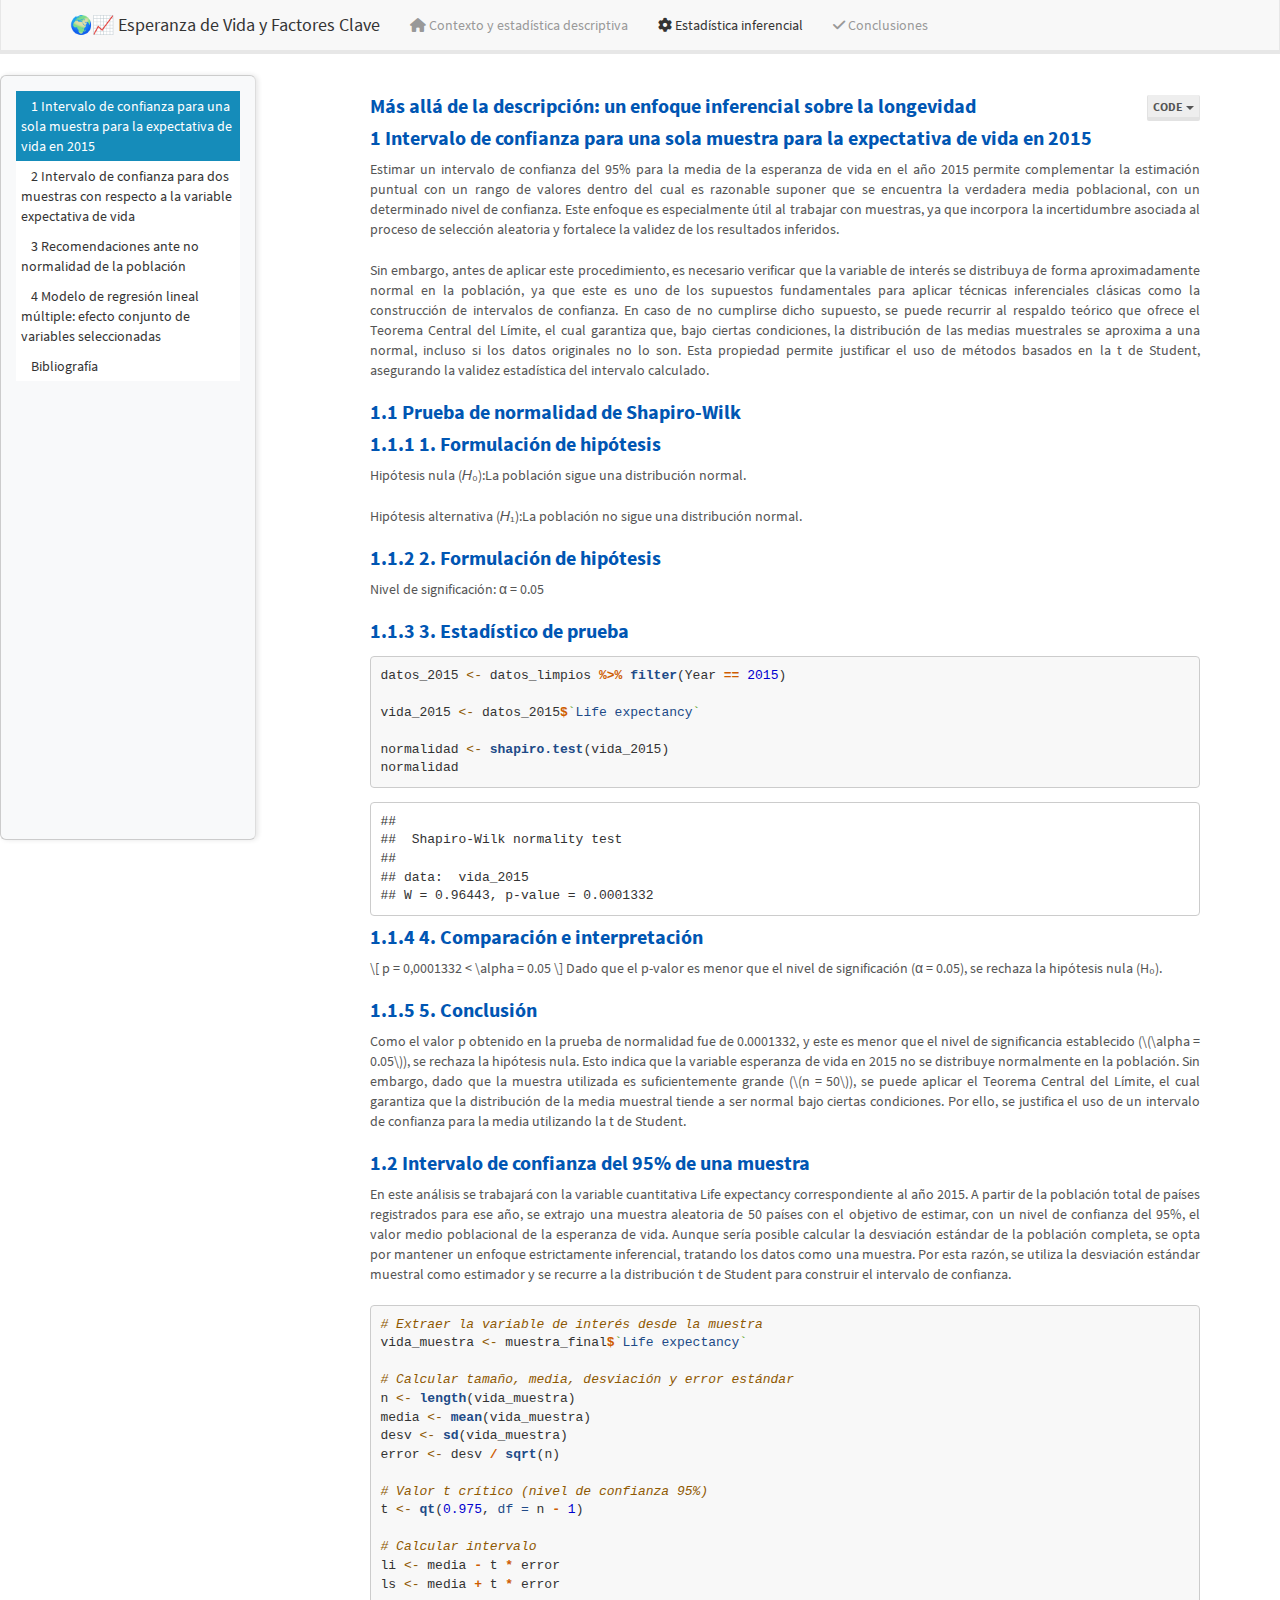
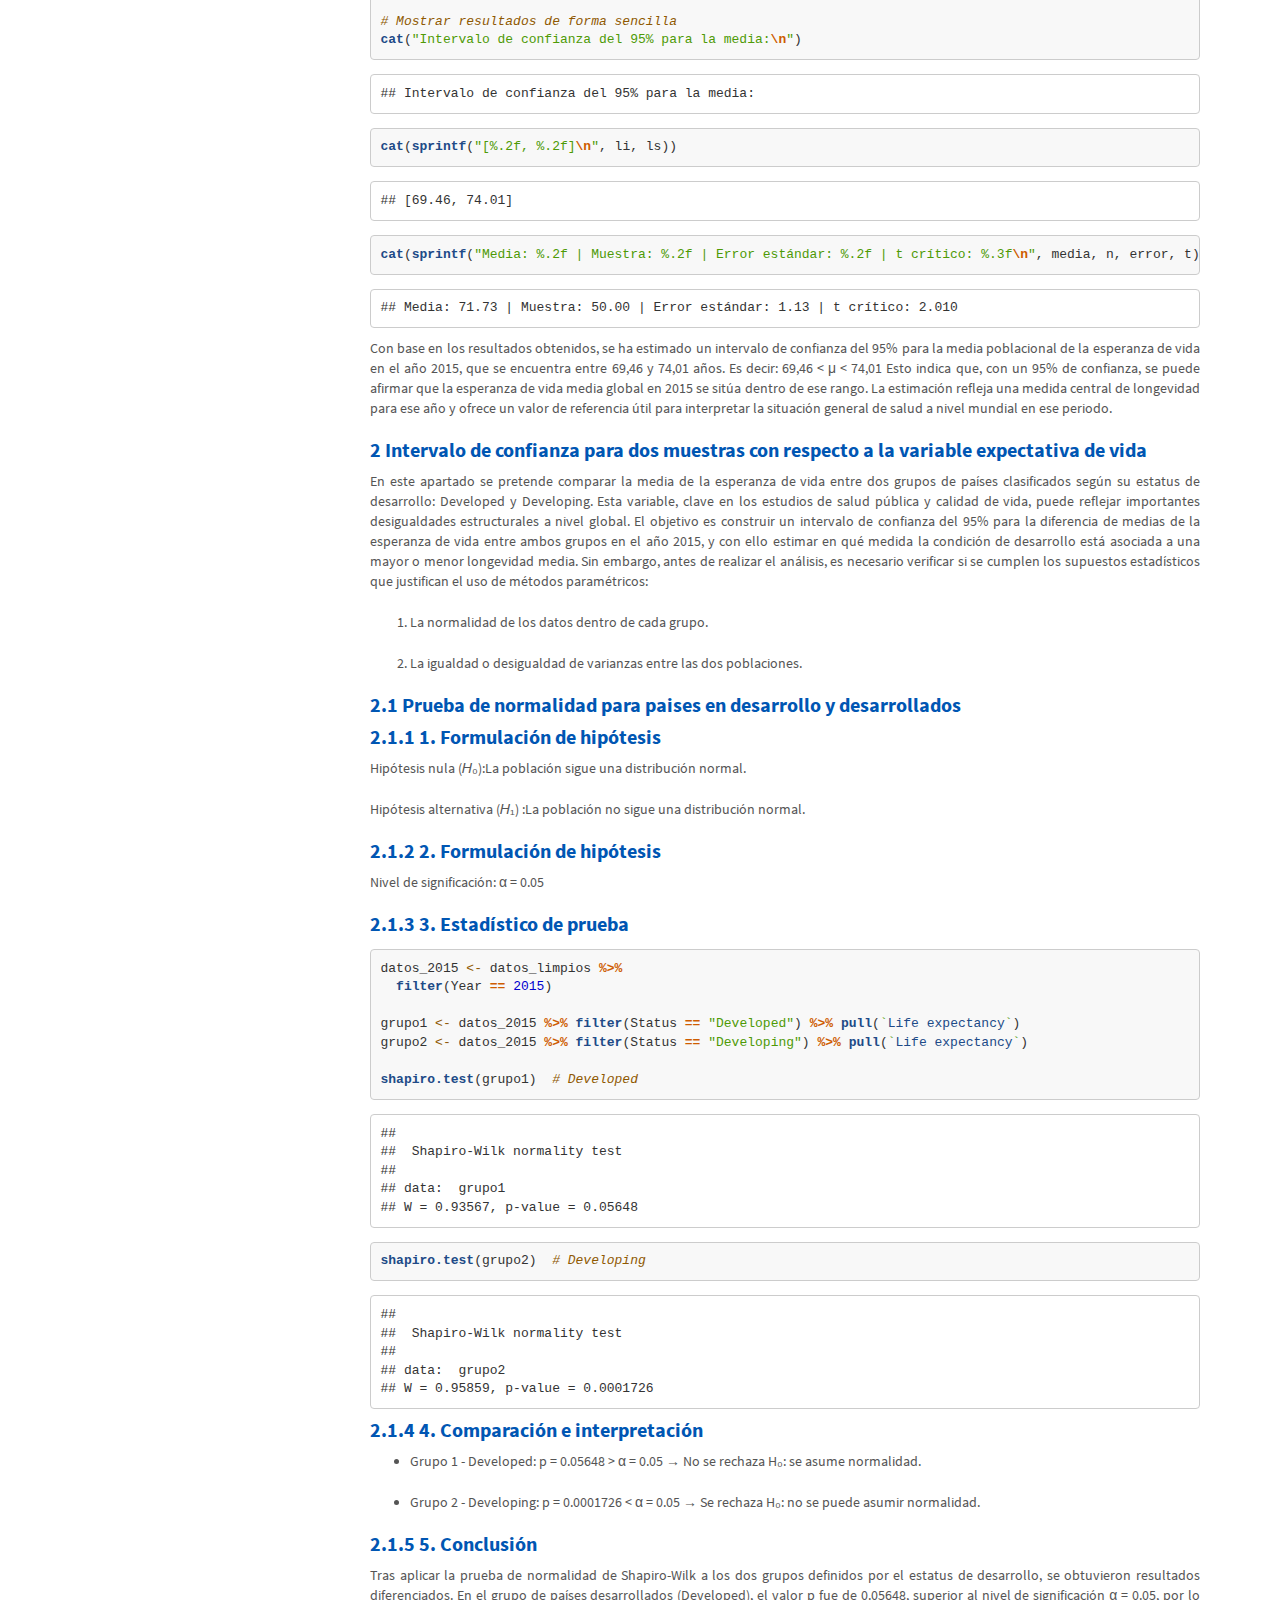
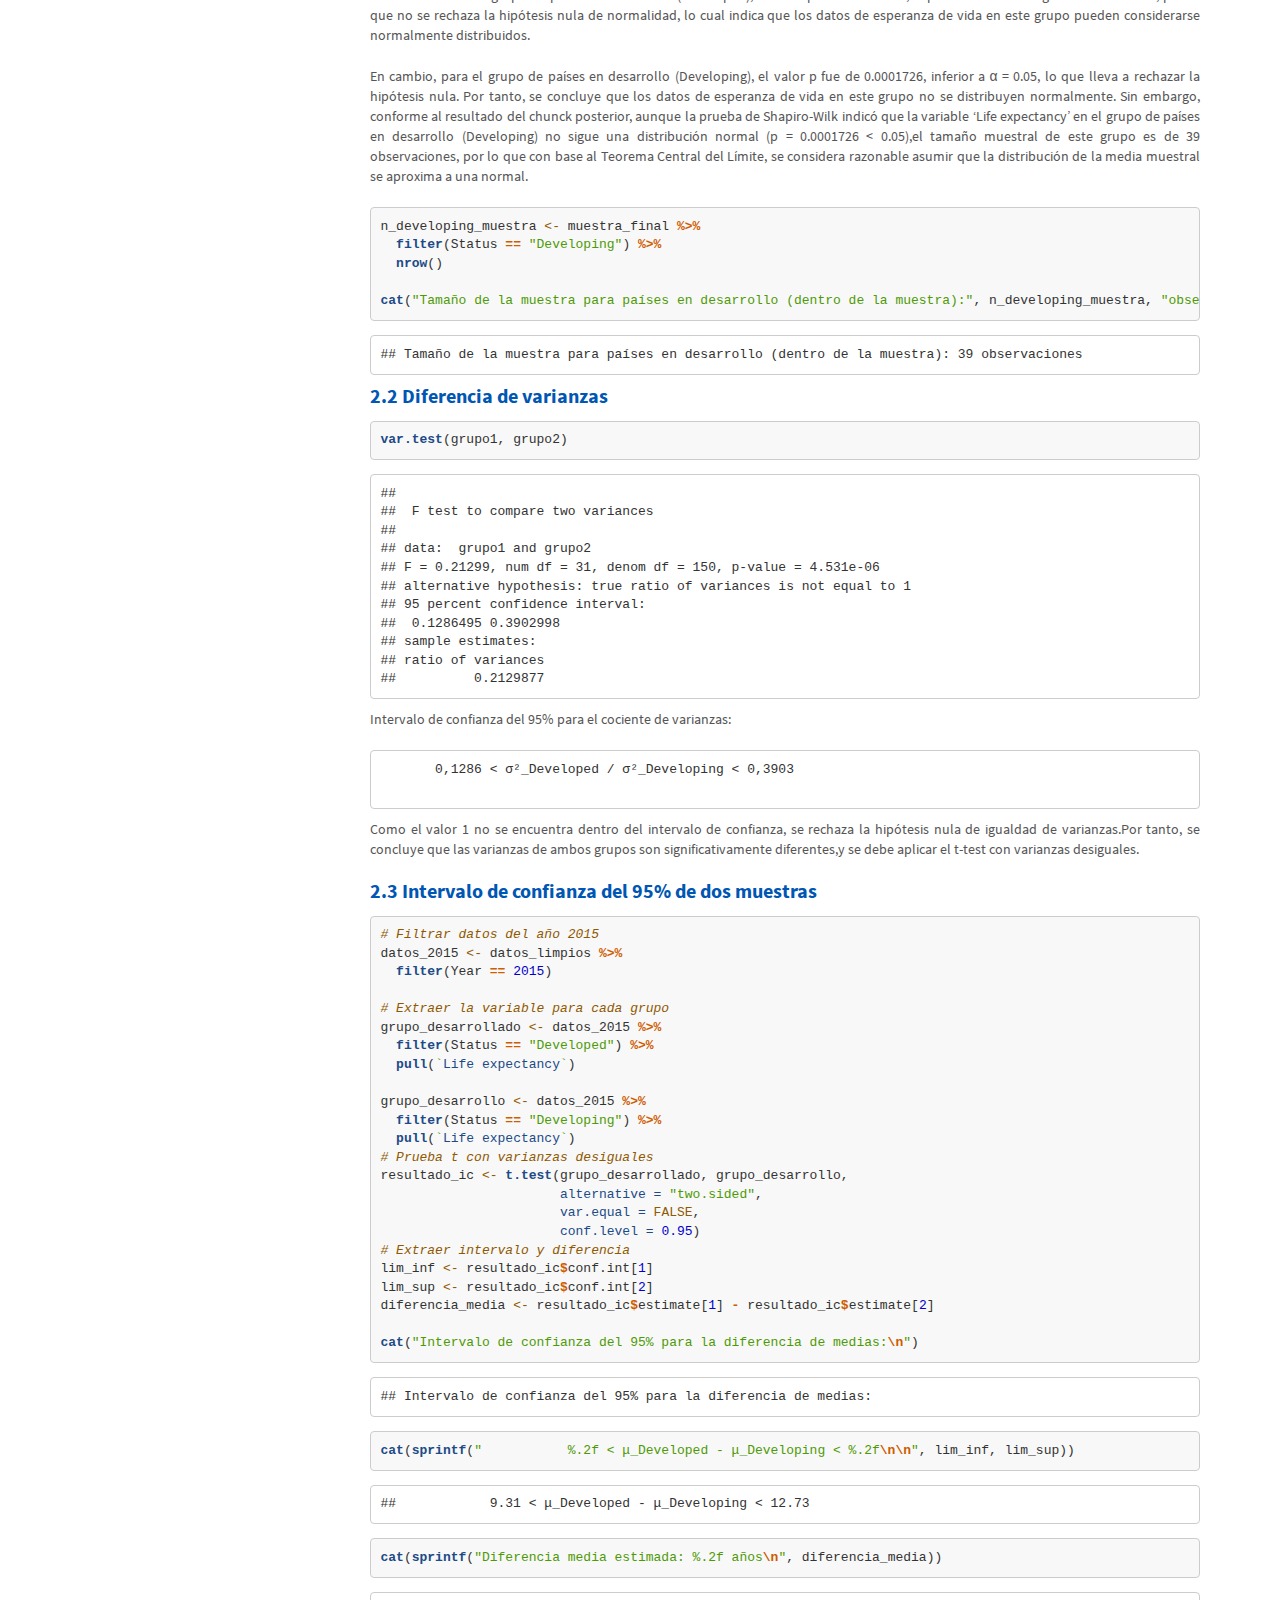
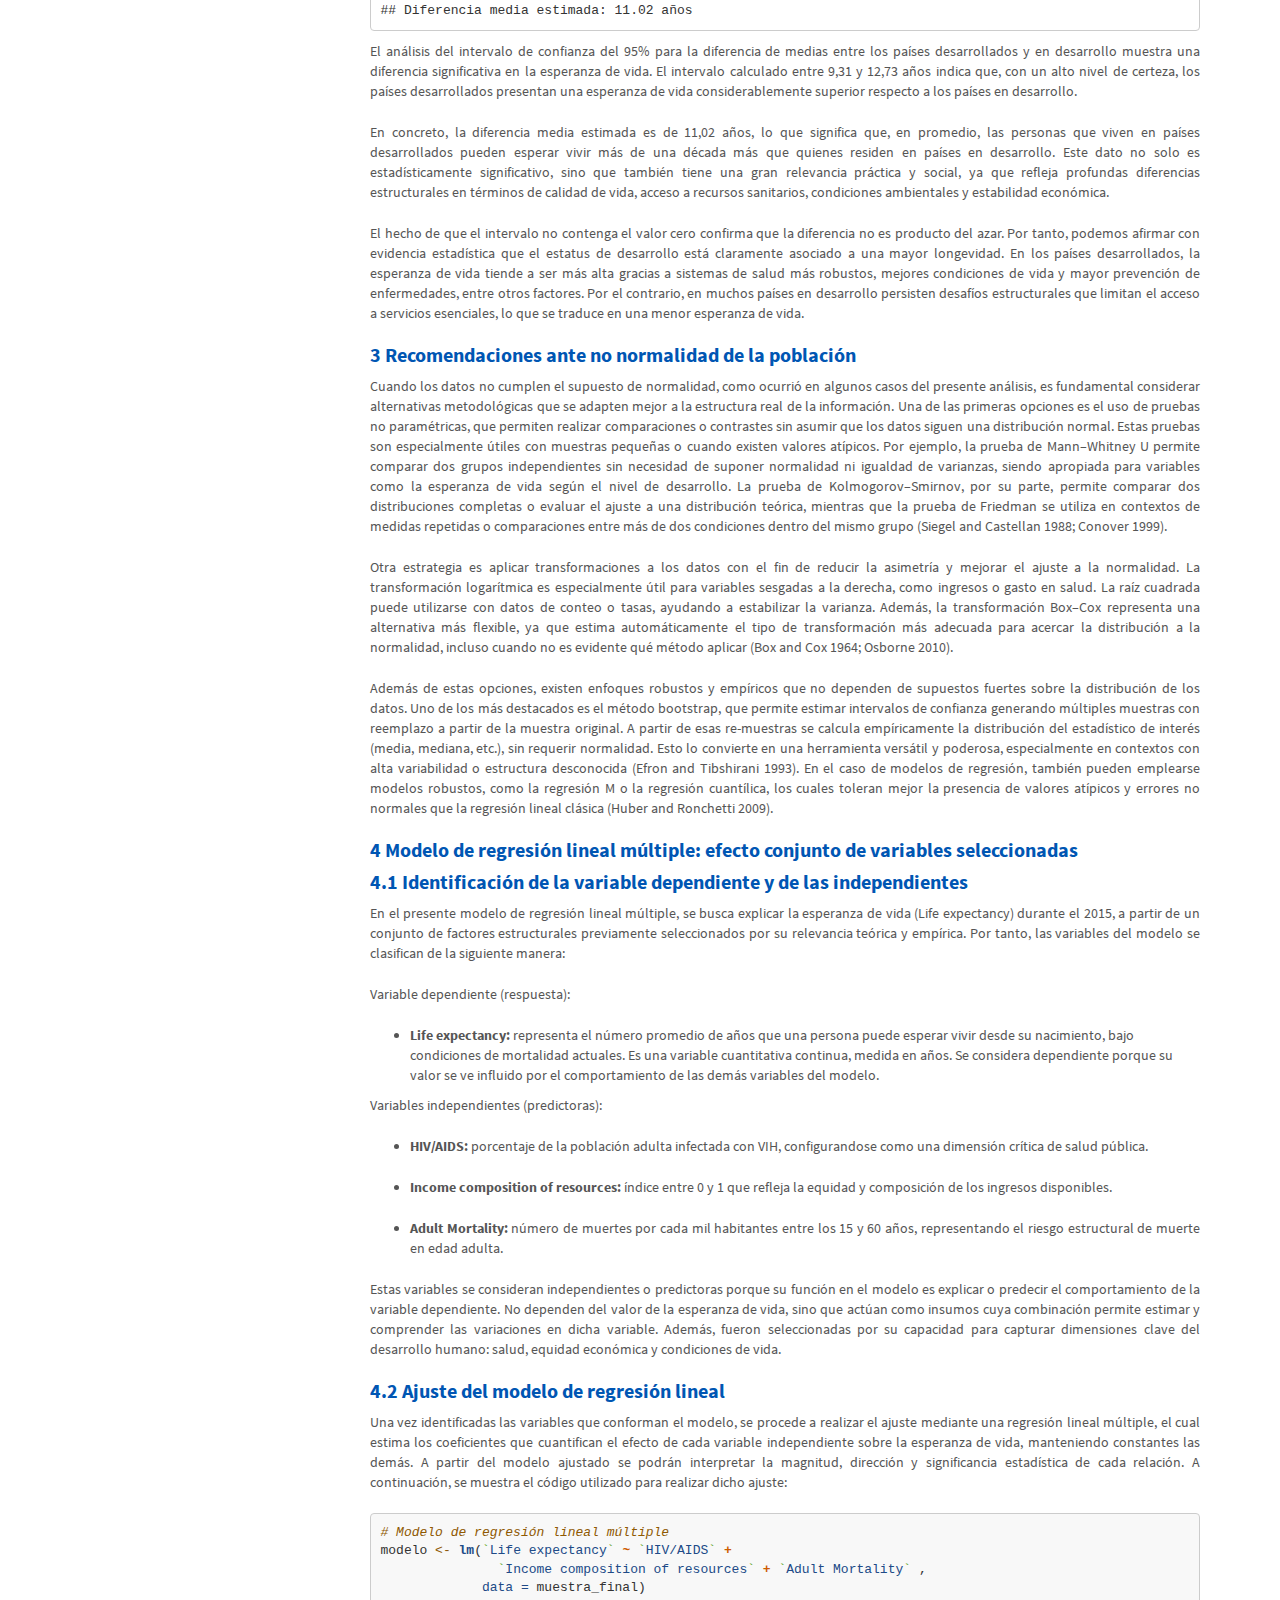
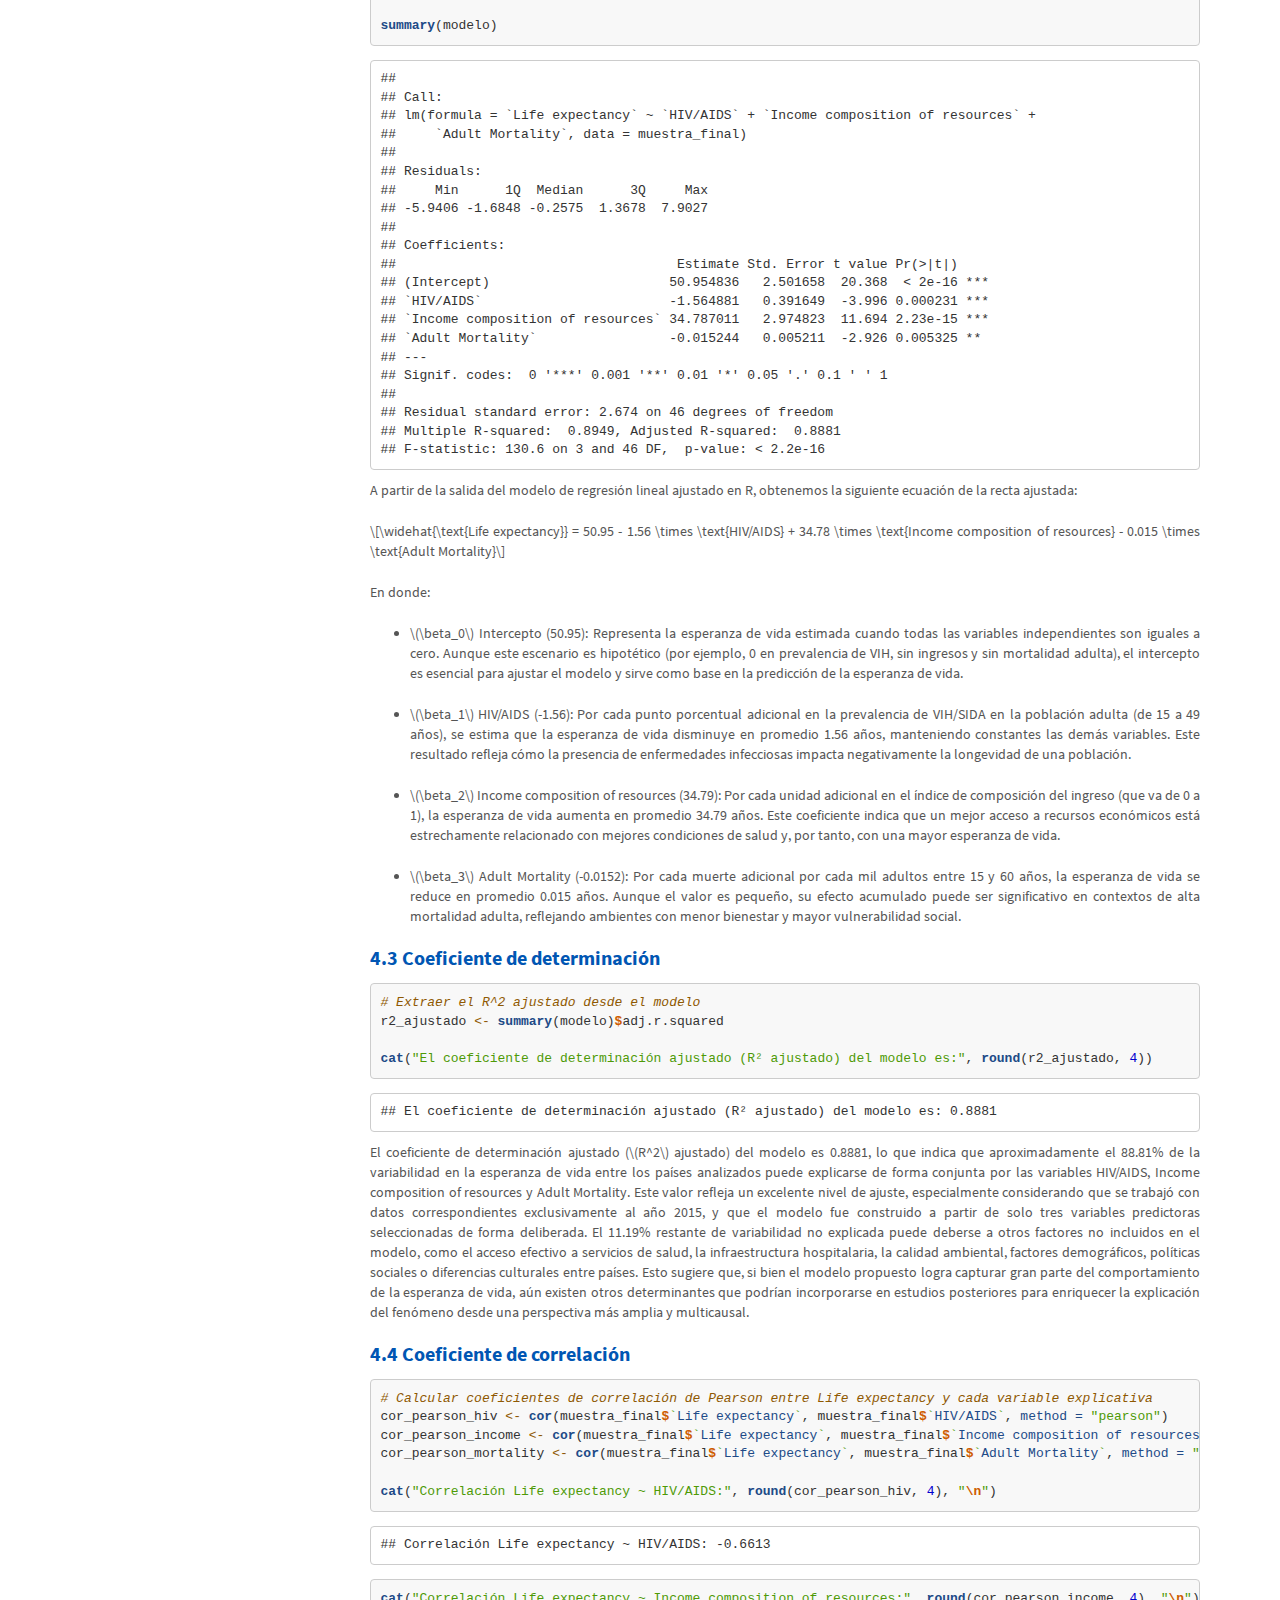
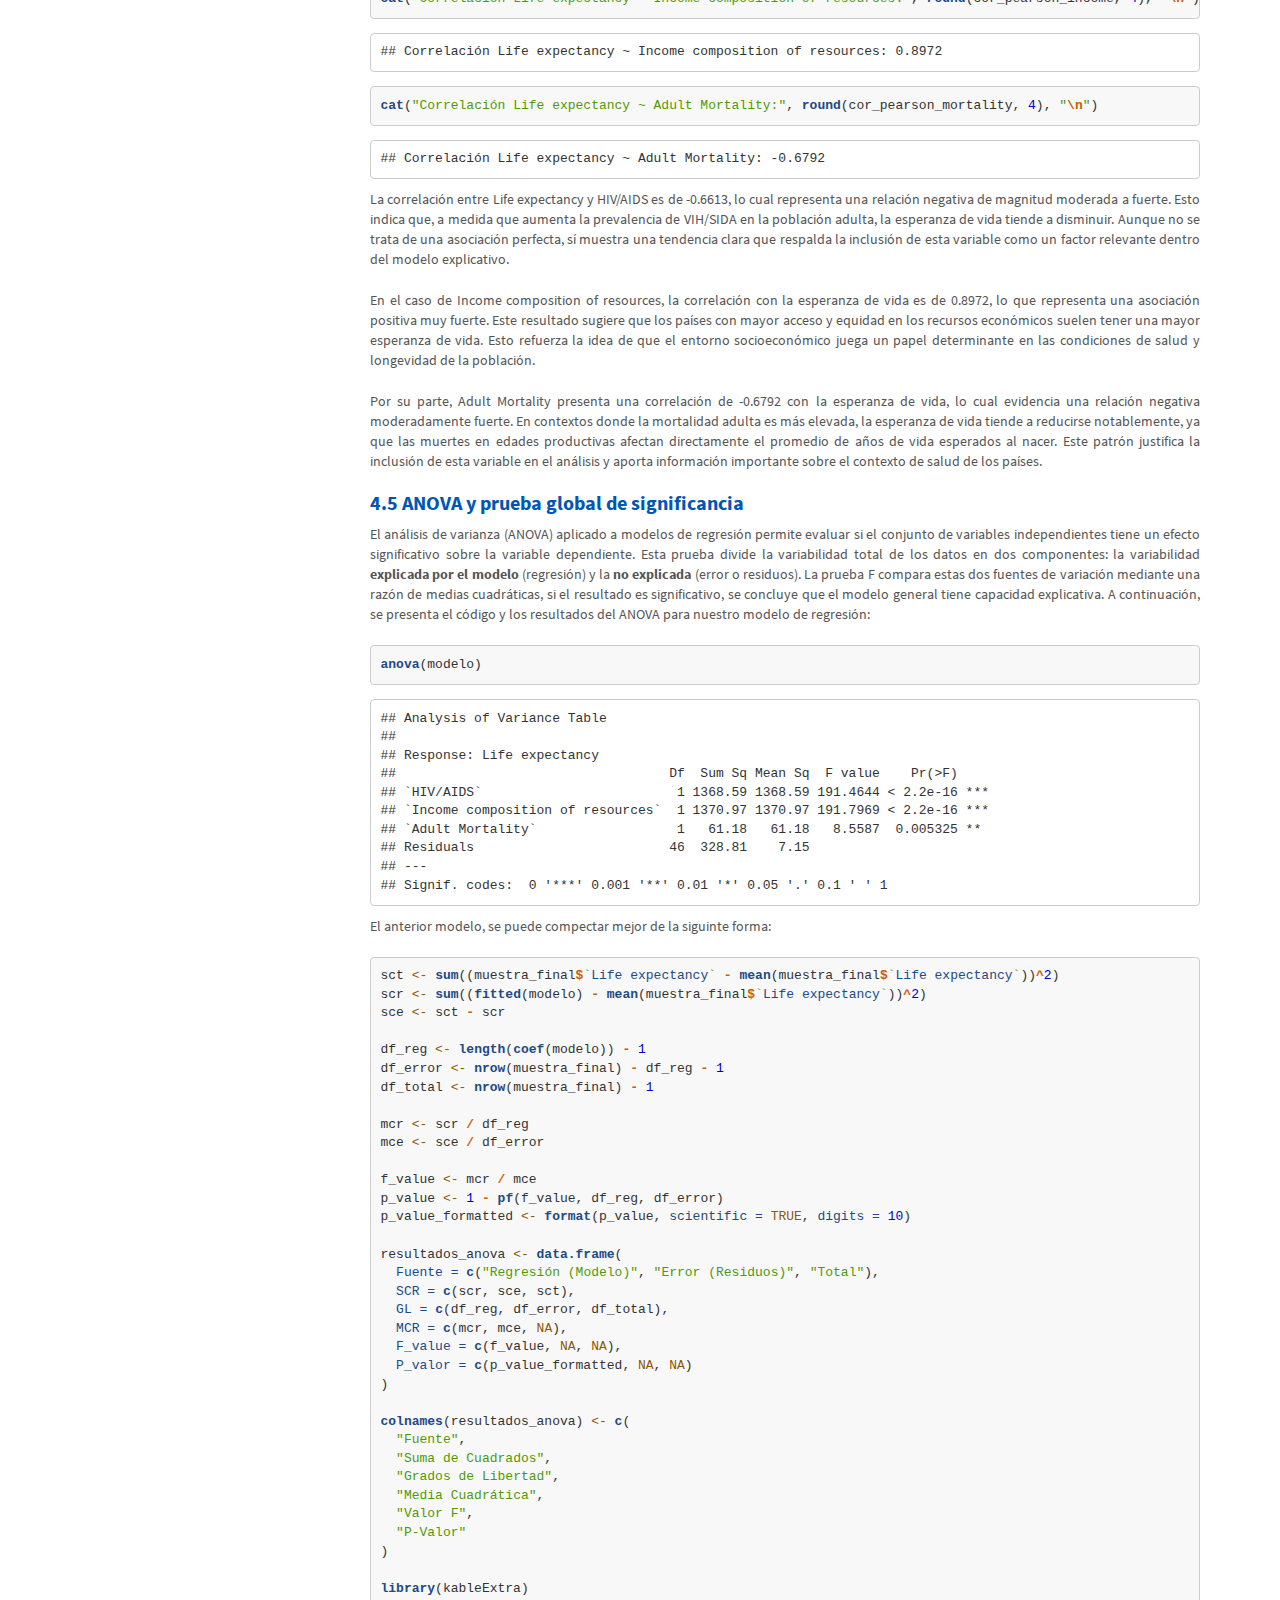
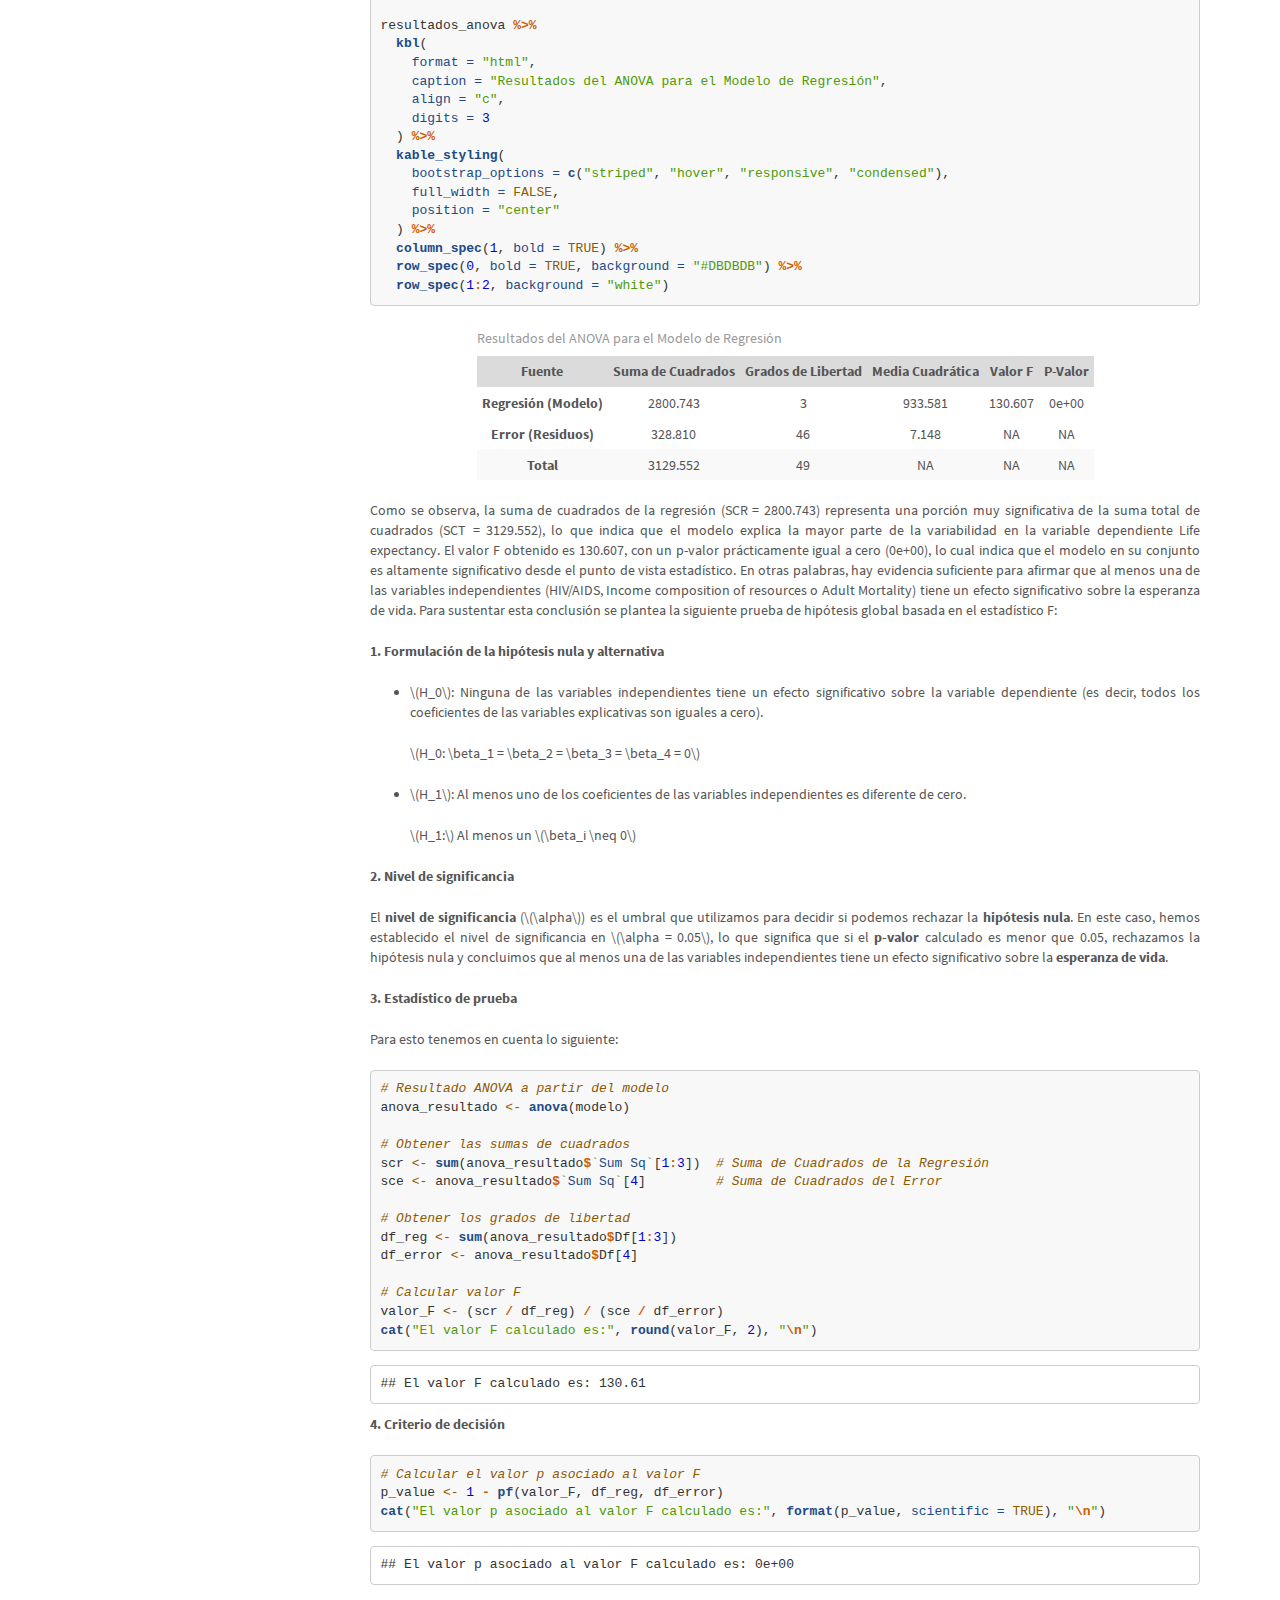
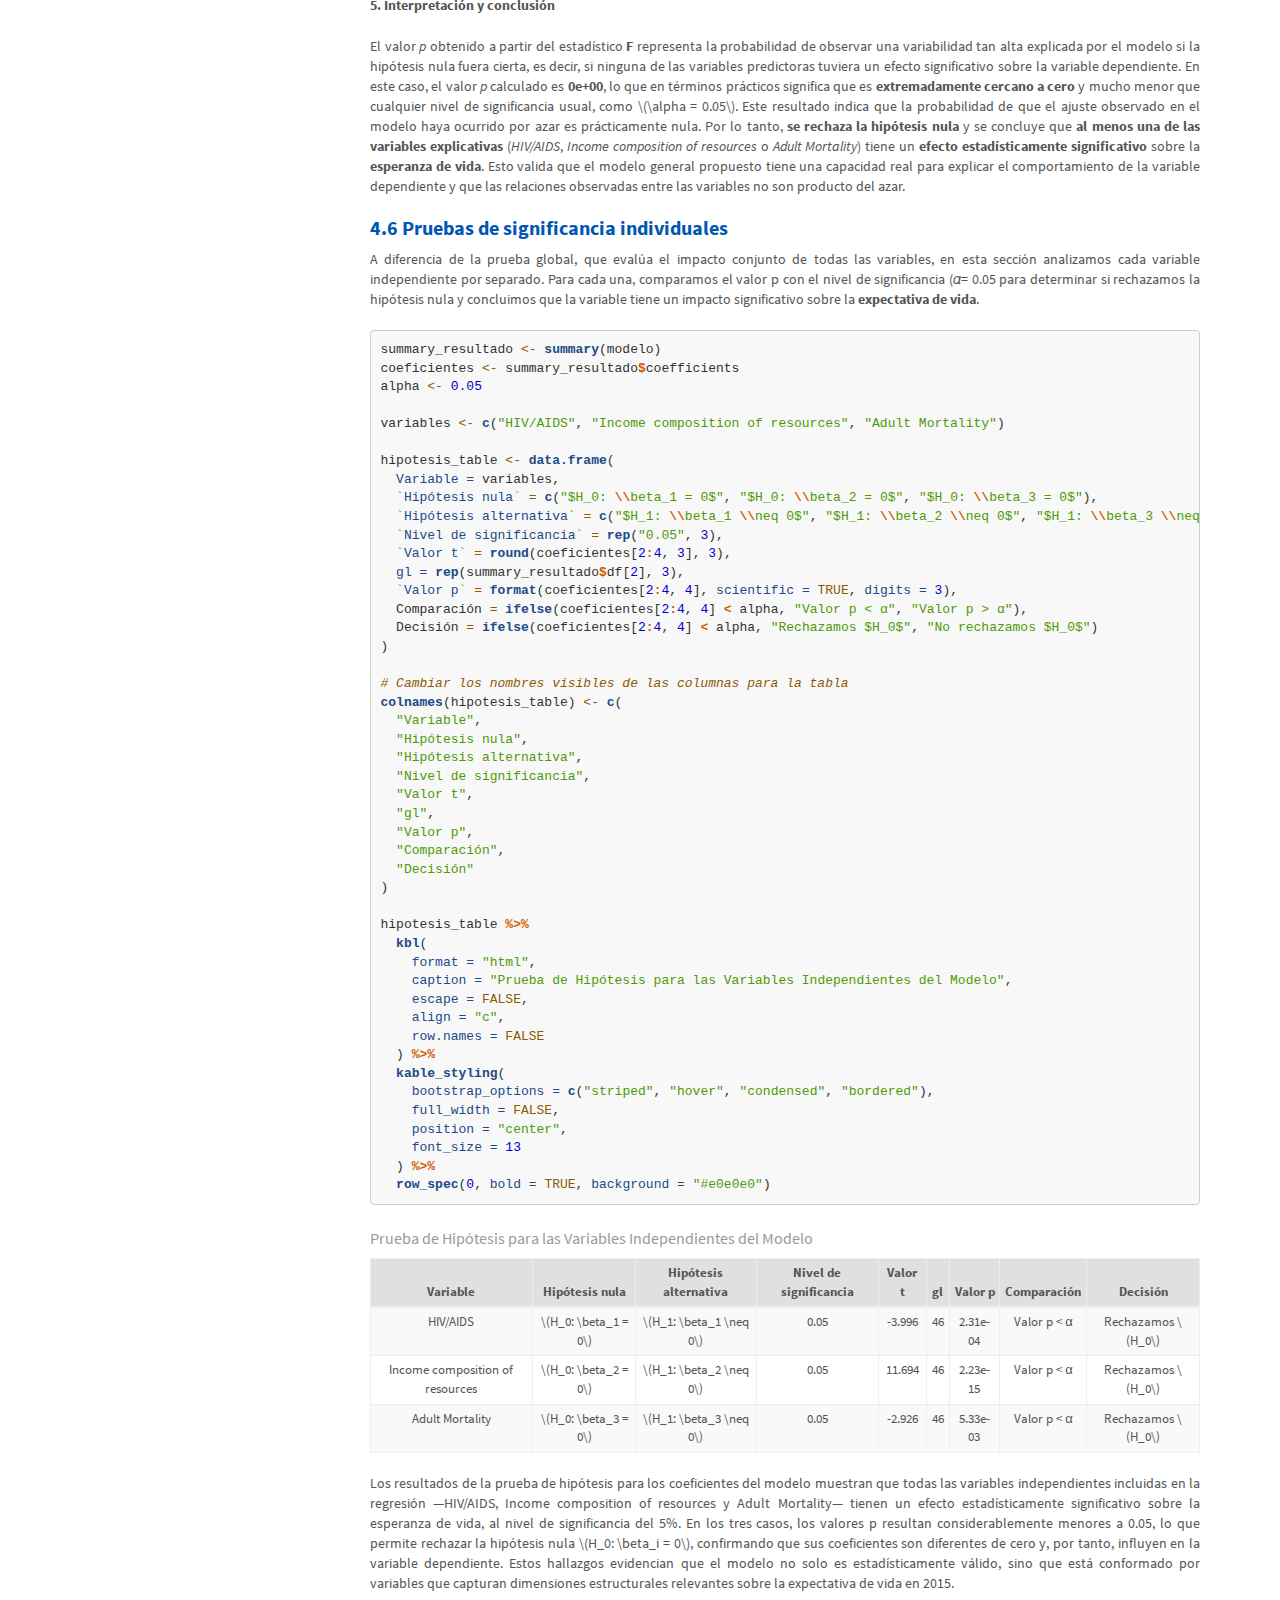
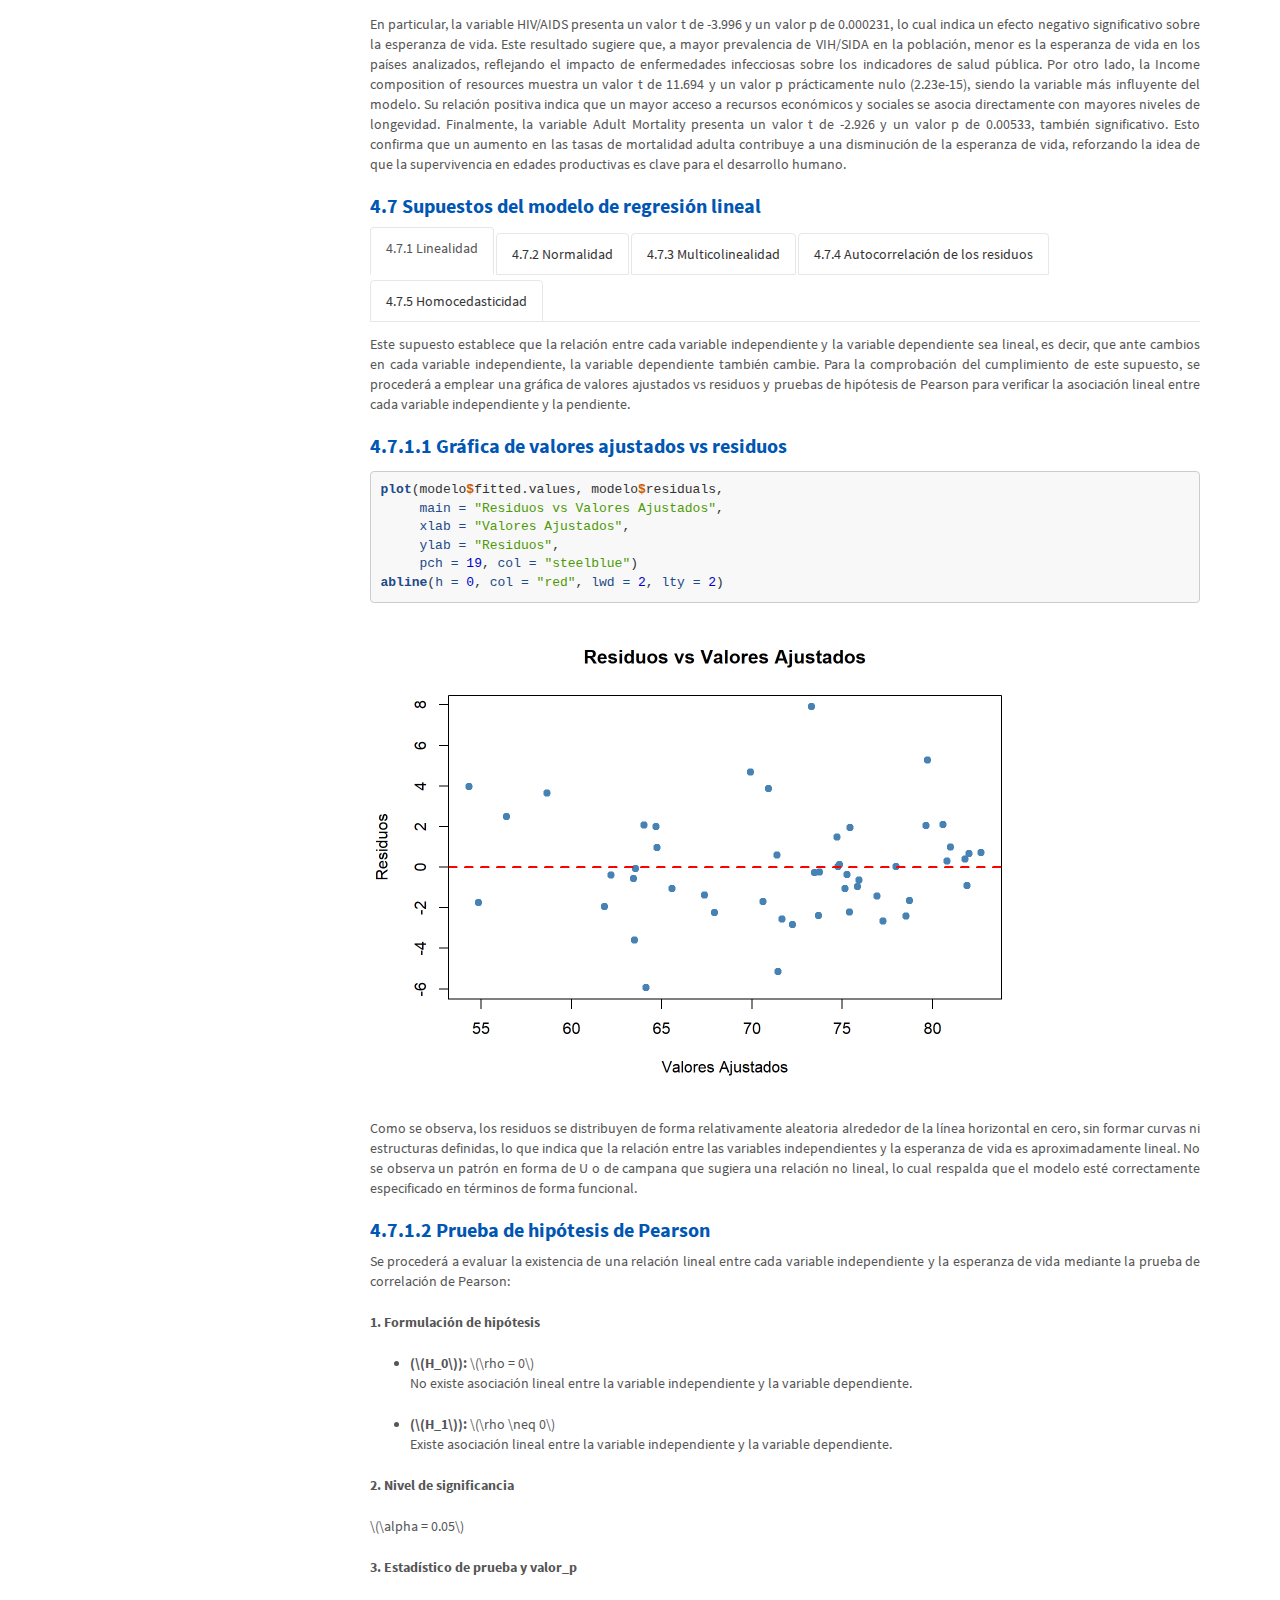
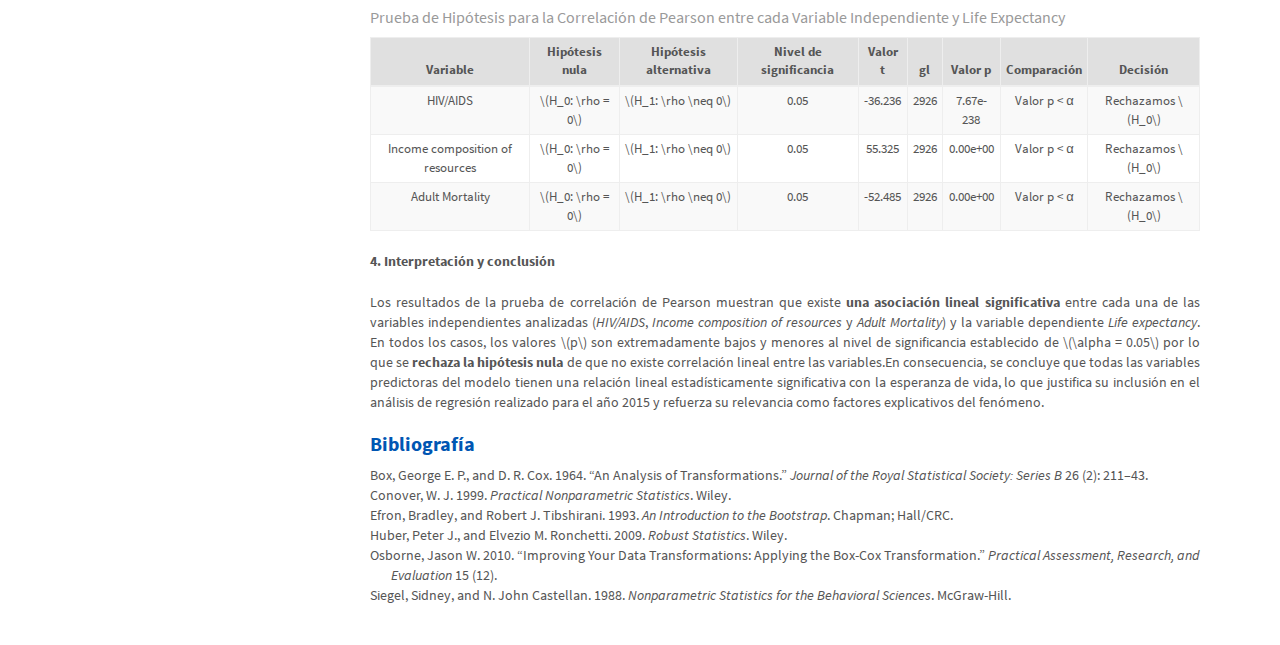
<file: about.html>
<!DOCTYPE html>

<html>

<head>

<meta charset="utf-8" />
<meta name="generator" content="pandoc" />
<meta http-equiv="X-UA-Compatible" content="IE=EDGE" />




<title>Más allá de la descripción: un enfoque inferencial sobre la longevidad</title>

<script src="site_libs/header-attrs-2.28/header-attrs.js"></script>
<script src="site_libs/jquery-3.6.0/jquery-3.6.0.min.js"></script>
<meta name="viewport" content="width=device-width, initial-scale=1" />
<link href="site_libs/bootstrap-3.3.5/css/lumen.min.css" rel="stylesheet" />
<script src="site_libs/bootstrap-3.3.5/js/bootstrap.min.js"></script>
<script src="site_libs/bootstrap-3.3.5/shim/html5shiv.min.js"></script>
<script src="site_libs/bootstrap-3.3.5/shim/respond.min.js"></script>
<style>h1 {font-size: 34px;}
       h1.title {font-size: 38px;}
       h2 {font-size: 30px;}
       h3 {font-size: 24px;}
       h4 {font-size: 18px;}
       h5 {font-size: 16px;}
       h6 {font-size: 12px;}
       code {color: inherit; background-color: rgba(0, 0, 0, 0.04);}
       pre:not([class]) { background-color: white }</style>
<script src="site_libs/jqueryui-1.13.2/jquery-ui.min.js"></script>
<link href="site_libs/tocify-1.9.1/jquery.tocify.css" rel="stylesheet" />
<script src="site_libs/tocify-1.9.1/jquery.tocify.js"></script>
<script src="site_libs/navigation-1.1/tabsets.js"></script>
<script src="site_libs/navigation-1.1/codefolding.js"></script>
<script src="site_libs/navigation-1.1/sourceembed.js"></script>
<script src="site_libs/kePrint-0.0.1/kePrint.js"></script>
<link href="site_libs/lightable-0.0.1/lightable.css" rel="stylesheet" />
<link href="site_libs/font-awesome-6.4.2/css/all.min.css" rel="stylesheet" />
<link href="site_libs/font-awesome-6.4.2/css/v4-shims.min.css" rel="stylesheet" />

<style type="text/css">
  code{white-space: pre-wrap;}
  span.smallcaps{font-variant: small-caps;}
  span.underline{text-decoration: underline;}
  div.column{display: inline-block; vertical-align: top; width: 50%;}
  div.hanging-indent{margin-left: 1.5em; text-indent: -1.5em;}
  ul.task-list{list-style: none;}
    </style>



<style type="text/css">
  code {
    white-space: pre;
  }
  .sourceCode {
    overflow: visible;
  }
</style>
<style type="text/css" data-origin="pandoc">
pre > code.sourceCode { white-space: pre; position: relative; }
pre > code.sourceCode > span { line-height: 1.25; }
pre > code.sourceCode > span:empty { height: 1.2em; }
.sourceCode { overflow: visible; }
code.sourceCode > span { color: inherit; text-decoration: inherit; }
div.sourceCode { margin: 1em 0; }
pre.sourceCode { margin: 0; }
@media screen {
div.sourceCode { overflow: auto; }
}
@media print {
pre > code.sourceCode { white-space: pre-wrap; }
pre > code.sourceCode > span { display: inline-block; text-indent: -5em; padding-left: 5em; }
}
pre.numberSource code
  { counter-reset: source-line 0; }
pre.numberSource code > span
  { position: relative; left: -4em; counter-increment: source-line; }
pre.numberSource code > span > a:first-child::before
  { content: counter(source-line);
    position: relative; left: -1em; text-align: right; vertical-align: baseline;
    border: none; display: inline-block;
    -webkit-touch-callout: none; -webkit-user-select: none;
    -khtml-user-select: none; -moz-user-select: none;
    -ms-user-select: none; user-select: none;
    padding: 0 4px; width: 4em;
    color: #aaaaaa;
  }
pre.numberSource { margin-left: 3em; border-left: 1px solid #aaaaaa;  padding-left: 4px; }
div.sourceCode
  {  background-color: #f8f8f8; }
@media screen {
pre > code.sourceCode > span > a:first-child::before { text-decoration: underline; }
}
code span.al { color: #ef2929; } /* Alert */
code span.an { color: #8f5902; font-weight: bold; font-style: italic; } /* Annotation */
code span.at { color: #204a87; } /* Attribute */
code span.bn { color: #0000cf; } /* BaseN */
code span.cf { color: #204a87; font-weight: bold; } /* ControlFlow */
code span.ch { color: #4e9a06; } /* Char */
code span.cn { color: #8f5902; } /* Constant */
code span.co { color: #8f5902; font-style: italic; } /* Comment */
code span.cv { color: #8f5902; font-weight: bold; font-style: italic; } /* CommentVar */
code span.do { color: #8f5902; font-weight: bold; font-style: italic; } /* Documentation */
code span.dt { color: #204a87; } /* DataType */
code span.dv { color: #0000cf; } /* DecVal */
code span.er { color: #a40000; font-weight: bold; } /* Error */
code span.ex { } /* Extension */
code span.fl { color: #0000cf; } /* Float */
code span.fu { color: #204a87; font-weight: bold; } /* Function */
code span.im { } /* Import */
code span.in { color: #8f5902; font-weight: bold; font-style: italic; } /* Information */
code span.kw { color: #204a87; font-weight: bold; } /* Keyword */
code span.op { color: #ce5c00; font-weight: bold; } /* Operator */
code span.ot { color: #8f5902; } /* Other */
code span.pp { color: #8f5902; font-style: italic; } /* Preprocessor */
code span.sc { color: #ce5c00; font-weight: bold; } /* SpecialChar */
code span.ss { color: #4e9a06; } /* SpecialString */
code span.st { color: #4e9a06; } /* String */
code span.va { color: #000000; } /* Variable */
code span.vs { color: #4e9a06; } /* VerbatimString */
code span.wa { color: #8f5902; font-weight: bold; font-style: italic; } /* Warning */

</style>
<script>
// apply pandoc div.sourceCode style to pre.sourceCode instead
(function() {
  var sheets = document.styleSheets;
  for (var i = 0; i < sheets.length; i++) {
    if (sheets[i].ownerNode.dataset["origin"] !== "pandoc") continue;
    try { var rules = sheets[i].cssRules; } catch (e) { continue; }
    var j = 0;
    while (j < rules.length) {
      var rule = rules[j];
      // check if there is a div.sourceCode rule
      if (rule.type !== rule.STYLE_RULE || rule.selectorText !== "div.sourceCode") {
        j++;
        continue;
      }
      var style = rule.style.cssText;
      // check if color or background-color is set
      if (rule.style.color === '' && rule.style.backgroundColor === '') {
        j++;
        continue;
      }
      // replace div.sourceCode by a pre.sourceCode rule
      sheets[i].deleteRule(j);
      sheets[i].insertRule('pre.sourceCode{' + style + '}', j);
    }
  }
})();
</script>


<style type="text/css">
#rmd-source-code {
  display: none;
}
</style>

<style type="text/css">
/* for pandoc --citeproc since 2.11 */
div.csl-bib-body { }
div.csl-entry {
  clear: both;
  margin-bottom: 0em;
}
.hanging div.csl-entry {
  margin-left:2em;
  text-indent:-2em;
}
div.csl-left-margin {
  min-width:2em;
  float:left;
}
div.csl-right-inline {
  margin-left:2em;
  padding-left:1em;
}
div.csl-indent {
  margin-left: 2em;
}
</style>

<link rel="stylesheet" href="styles.css" type="text/css" />



<style type = "text/css">
.main-container {
  max-width: 940px;
  margin-left: auto;
  margin-right: auto;
}
img {
  max-width:100%;
}
.tabbed-pane {
  padding-top: 12px;
}
.html-widget {
  margin-bottom: 20px;
}
button.code-folding-btn:focus {
  outline: none;
}
summary {
  display: list-item;
}
details > summary > p:only-child {
  display: inline;
}
pre code {
  padding: 0;
}
</style>


<style type="text/css">
.dropdown-submenu {
  position: relative;
}
.dropdown-submenu>.dropdown-menu {
  top: 0;
  left: 100%;
  margin-top: -6px;
  margin-left: -1px;
  border-radius: 0 6px 6px 6px;
}
.dropdown-submenu:hover>.dropdown-menu {
  display: block;
}
.dropdown-submenu>a:after {
  display: block;
  content: " ";
  float: right;
  width: 0;
  height: 0;
  border-color: transparent;
  border-style: solid;
  border-width: 5px 0 5px 5px;
  border-left-color: #cccccc;
  margin-top: 5px;
  margin-right: -10px;
}
.dropdown-submenu:hover>a:after {
  border-left-color: #adb5bd;
}
.dropdown-submenu.pull-left {
  float: none;
}
.dropdown-submenu.pull-left>.dropdown-menu {
  left: -100%;
  margin-left: 10px;
  border-radius: 6px 0 6px 6px;
}
</style>

<script type="text/javascript">
// manage active state of menu based on current page
$(document).ready(function () {
  // active menu anchor
  href = window.location.pathname
  href = href.substr(href.lastIndexOf('/') + 1)
  if (href === "")
    href = "index.html";
  var menuAnchor = $('a[href="' + href + '"]');

  // mark the anchor link active (and if it's in a dropdown, also mark that active)
  var dropdown = menuAnchor.closest('li.dropdown');
  if (window.bootstrap) { // Bootstrap 4+
    menuAnchor.addClass('active');
    dropdown.find('> .dropdown-toggle').addClass('active');
  } else { // Bootstrap 3
    menuAnchor.parent().addClass('active');
    dropdown.addClass('active');
  }

  // Navbar adjustments
  var navHeight = $(".navbar").first().height() + 15;
  var style = document.createElement('style');
  var pt = "padding-top: " + navHeight + "px; ";
  var mt = "margin-top: -" + navHeight + "px; ";
  var css = "";
  // offset scroll position for anchor links (for fixed navbar)
  for (var i = 1; i <= 6; i++) {
    css += ".section h" + i + "{ " + pt + mt + "}\n";
  }
  style.innerHTML = "body {" + pt + "padding-bottom: 40px; }\n" + css;
  document.head.appendChild(style);
});
</script>

<!-- tabsets -->

<style type="text/css">
.tabset-dropdown > .nav-tabs {
  display: inline-table;
  max-height: 500px;
  min-height: 44px;
  overflow-y: auto;
  border: 1px solid #ddd;
  border-radius: 4px;
}

.tabset-dropdown > .nav-tabs > li.active:before, .tabset-dropdown > .nav-tabs.nav-tabs-open:before {
  content: "\e259";
  font-family: 'Glyphicons Halflings';
  display: inline-block;
  padding: 10px;
  border-right: 1px solid #ddd;
}

.tabset-dropdown > .nav-tabs.nav-tabs-open > li.active:before {
  content: "\e258";
  font-family: 'Glyphicons Halflings';
  border: none;
}

.tabset-dropdown > .nav-tabs > li.active {
  display: block;
}

.tabset-dropdown > .nav-tabs > li > a,
.tabset-dropdown > .nav-tabs > li > a:focus,
.tabset-dropdown > .nav-tabs > li > a:hover {
  border: none;
  display: inline-block;
  border-radius: 4px;
  background-color: transparent;
}

.tabset-dropdown > .nav-tabs.nav-tabs-open > li {
  display: block;
  float: none;
}

.tabset-dropdown > .nav-tabs > li {
  display: none;
}
</style>

<!-- code folding -->
<style type="text/css">
.code-folding-btn { margin-bottom: 4px; }
</style>



<style type="text/css">

#TOC {
  margin: 25px 0px 20px 0px;
}
@media (max-width: 768px) {
#TOC {
  position: relative;
  width: 100%;
}
}

@media print {
.toc-content {
  /* see https://github.com/w3c/csswg-drafts/issues/4434 */
  float: right;
}
}

.toc-content {
  padding-left: 30px;
  padding-right: 40px;
}

div.main-container {
  max-width: 1200px;
}

div.tocify {
  width: 20%;
  max-width: 260px;
  max-height: 85%;
}

@media (min-width: 768px) and (max-width: 991px) {
  div.tocify {
    width: 25%;
  }
}

@media (max-width: 767px) {
  div.tocify {
    width: 100%;
    max-width: none;
  }
}

.tocify ul, .tocify li {
  line-height: 20px;
}

.tocify-subheader .tocify-item {
  font-size: 0.90em;
}

.tocify .list-group-item {
  border-radius: 0px;
}


</style>



</head>

<body>


<div class="container-fluid main-container">


<!-- setup 3col/9col grid for toc_float and main content  -->
<div class="row">
<div class="col-xs-12 col-sm-4 col-md-3">
<div id="TOC" class="tocify">
</div>
</div>

<div class="toc-content col-xs-12 col-sm-8 col-md-9">




<div class="navbar navbar-default  navbar-fixed-top" role="navigation">
  <div class="container">
    <div class="navbar-header">
      <button type="button" class="navbar-toggle collapsed" data-toggle="collapse" data-bs-toggle="collapse" data-target="#navbar" data-bs-target="#navbar">
        <span class="icon-bar"></span>
        <span class="icon-bar"></span>
        <span class="icon-bar"></span>
      </button>
      <a class="navbar-brand" href="index.html"> 🌍📈 Esperanza de Vida y Factores Clave</a>
    </div>
    <div id="navbar" class="navbar-collapse collapse">
      <ul class="nav navbar-nav">
        <li>
  <a href="index.html">
    <span class="fa fa-home"></span>
     
    Contexto y estadística descriptiva
  </a>
</li>
<li>
  <a href="about.html">
    <span class="fa fa-gear"></span>
     
    Estadística inferencial
  </a>
</li>
<li>
  <a href="conclusiones.html">
    <span class="fa fa-check"></span>
     
    Conclusiones
  </a>
</li>
      </ul>
      <ul class="nav navbar-nav navbar-right">
        
      </ul>
    </div><!--/.nav-collapse -->
  </div><!--/.container -->
</div><!--/.navbar -->

<div id="header">

<div class="btn-group pull-right float-right">
<button type="button" class="btn btn-default btn-xs btn-secondary btn-sm dropdown-toggle" data-toggle="dropdown" data-bs-toggle="dropdown" aria-haspopup="true" aria-expanded="false"><span>Code</span> <span class="caret"></span></button>
<ul class="dropdown-menu dropdown-menu-right" style="min-width: 50px;">
<li><a id="rmd-download-source" href="#">Download Rmd</a></li>
</ul>
</div>



<h1 class="title toc-ignore">Más allá de la descripción: un enfoque
inferencial sobre la longevidad</h1>

</div>


<div
id="intervalo-de-confianza-para-una-sola-muestra-para-la-expectativa-de-vida-en-2015"
class="section level1" number="1">
<h1><span class="header-section-number">1</span> Intervalo de confianza
para una sola muestra para la expectativa de vida en 2015</h1>
<p>Estimar un intervalo de confianza del 95% para la media de la
esperanza de vida en el año 2015 permite complementar la estimación
puntual con un rango de valores dentro del cual es razonable suponer que
se encuentra la verdadera media poblacional, con un determinado nivel de
confianza. Este enfoque es especialmente útil al trabajar con muestras,
ya que incorpora la incertidumbre asociada al proceso de selección
aleatoria y fortalece la validez de los resultados inferidos.</p>
<p>Sin embargo, antes de aplicar este procedimiento, es necesario
verificar que la variable de interés se distribuya de forma
aproximadamente normal en la población, ya que este es uno de los
supuestos fundamentales para aplicar técnicas inferenciales clásicas
como la construcción de intervalos de confianza. En caso de no cumplirse
dicho supuesto, se puede recurrir al respaldo teórico que ofrece el
Teorema Central del Límite, el cual garantiza que, bajo ciertas
condiciones, la distribución de las medias muestrales se aproxima a una
normal, incluso si los datos originales no lo son. Esta propiedad
permite justificar el uso de métodos basados en la t de Student,
asegurando la validez estadística del intervalo calculado.</p>
<div id="prueba-de-normalidad-de-shapiro-wilk" class="section level2"
number="1.1">
<h2><span class="header-section-number">1.1</span> Prueba de normalidad
de Shapiro-Wilk</h2>
<div id="formulación-de-hipótesis" class="section level3"
number="1.1.1">
<h3><span class="header-section-number">1.1.1</span> 1. Formulación de
hipótesis</h3>
<p>Hipótesis nula (𝐻₀):La población sigue una distribución normal.</p>
<p>Hipótesis alternativa (𝐻₁):La población no sigue una distribución
normal.</p>
</div>
<div id="formulación-de-hipótesis-1" class="section level3"
number="1.1.2">
<h3><span class="header-section-number">1.1.2</span> 2. Formulación de
hipótesis</h3>
<p>Nivel de significación: α = 0.05</p>
</div>
<div id="estadístico-de-prueba" class="section level3" number="1.1.3">
<h3><span class="header-section-number">1.1.3</span> 3. Estadístico de
prueba</h3>
<div class="sourceCode" id="cb1"><pre class="sourceCode r"><code class="sourceCode r"><span id="cb1-1"><a href="#cb1-1" tabindex="-1"></a>datos_2015 <span class="ot">&lt;-</span> datos_limpios <span class="sc">%&gt;%</span> <span class="fu">filter</span>(Year <span class="sc">==</span> <span class="dv">2015</span>)</span>
<span id="cb1-2"><a href="#cb1-2" tabindex="-1"></a></span>
<span id="cb1-3"><a href="#cb1-3" tabindex="-1"></a>vida_2015 <span class="ot">&lt;-</span> datos_2015<span class="sc">$</span><span class="st">`</span><span class="at">Life expectancy</span><span class="st">`</span></span>
<span id="cb1-4"><a href="#cb1-4" tabindex="-1"></a></span>
<span id="cb1-5"><a href="#cb1-5" tabindex="-1"></a>normalidad <span class="ot">&lt;-</span> <span class="fu">shapiro.test</span>(vida_2015)</span>
<span id="cb1-6"><a href="#cb1-6" tabindex="-1"></a>normalidad </span></code></pre></div>
<pre><code>## 
##  Shapiro-Wilk normality test
## 
## data:  vida_2015
## W = 0.96443, p-value = 0.0001332</code></pre>
</div>
<div id="comparación-e-interpretación" class="section level3"
number="1.1.4">
<h3><span class="header-section-number">1.1.4</span> 4. Comparación e
interpretación</h3>
<p><span class="math display">\[
p = 0,0001332 &lt; \alpha = 0.05
\]</span> Dado que el p-valor es menor que el nivel de significación (α
= 0.05), se rechaza la hipótesis nula (H₀).</p>
</div>
<div id="conclusión" class="section level3" number="1.1.5">
<h3><span class="header-section-number">1.1.5</span> 5. Conclusión</h3>
<p>Como el valor p obtenido en la prueba de normalidad fue de 0.0001332,
y este es menor que el nivel de significancia establecido (<span
class="math inline">\(\alpha = 0.05\)</span>), se rechaza la hipótesis
nula. Esto indica que la variable esperanza de vida en 2015 no se
distribuye normalmente en la población. Sin embargo, dado que la muestra
utilizada es suficientemente grande (<span class="math inline">\(n =
50\)</span>), se puede aplicar el Teorema Central del Límite, el cual
garantiza que la distribución de la media muestral tiende a ser normal
bajo ciertas condiciones. Por ello, se justifica el uso de un intervalo
de confianza para la media utilizando la t de Student.</p>
</div>
</div>
<div id="intervalo-de-confianza-del-95-de-una-muestra"
class="section level2" number="1.2">
<h2><span class="header-section-number">1.2</span> Intervalo de
confianza del 95% de una muestra</h2>
<p>En este análisis se trabajará con la variable cuantitativa Life
expectancy correspondiente al año 2015. A partir de la población total
de países registrados para ese año, se extrajo una muestra aleatoria de
50 países con el objetivo de estimar, con un nivel de confianza del 95%,
el valor medio poblacional de la esperanza de vida. Aunque sería posible
calcular la desviación estándar de la población completa, se opta por
mantener un enfoque estrictamente inferencial, tratando los datos como
una muestra. Por esta razón, se utiliza la desviación estándar muestral
como estimador y se recurre a la distribución t de Student para
construir el intervalo de confianza.</p>
<div class="sourceCode" id="cb3"><pre class="sourceCode r"><code class="sourceCode r"><span id="cb3-1"><a href="#cb3-1" tabindex="-1"></a><span class="co"># Extraer la variable de interés desde la muestra</span></span>
<span id="cb3-2"><a href="#cb3-2" tabindex="-1"></a>vida_muestra <span class="ot">&lt;-</span> muestra_final<span class="sc">$</span><span class="st">`</span><span class="at">Life expectancy</span><span class="st">`</span></span>
<span id="cb3-3"><a href="#cb3-3" tabindex="-1"></a></span>
<span id="cb3-4"><a href="#cb3-4" tabindex="-1"></a><span class="co"># Calcular tamaño, media, desviación y error estándar</span></span>
<span id="cb3-5"><a href="#cb3-5" tabindex="-1"></a>n <span class="ot">&lt;-</span> <span class="fu">length</span>(vida_muestra)</span>
<span id="cb3-6"><a href="#cb3-6" tabindex="-1"></a>media <span class="ot">&lt;-</span> <span class="fu">mean</span>(vida_muestra)</span>
<span id="cb3-7"><a href="#cb3-7" tabindex="-1"></a>desv <span class="ot">&lt;-</span> <span class="fu">sd</span>(vida_muestra)</span>
<span id="cb3-8"><a href="#cb3-8" tabindex="-1"></a>error <span class="ot">&lt;-</span> desv <span class="sc">/</span> <span class="fu">sqrt</span>(n)</span>
<span id="cb3-9"><a href="#cb3-9" tabindex="-1"></a></span>
<span id="cb3-10"><a href="#cb3-10" tabindex="-1"></a><span class="co"># Valor t crítico (nivel de confianza 95%)</span></span>
<span id="cb3-11"><a href="#cb3-11" tabindex="-1"></a>t <span class="ot">&lt;-</span> <span class="fu">qt</span>(<span class="fl">0.975</span>, <span class="at">df =</span> n <span class="sc">-</span> <span class="dv">1</span>)</span>
<span id="cb3-12"><a href="#cb3-12" tabindex="-1"></a></span>
<span id="cb3-13"><a href="#cb3-13" tabindex="-1"></a><span class="co"># Calcular intervalo</span></span>
<span id="cb3-14"><a href="#cb3-14" tabindex="-1"></a>li <span class="ot">&lt;-</span> media <span class="sc">-</span> t <span class="sc">*</span> error</span>
<span id="cb3-15"><a href="#cb3-15" tabindex="-1"></a>ls <span class="ot">&lt;-</span> media <span class="sc">+</span> t <span class="sc">*</span> error</span>
<span id="cb3-16"><a href="#cb3-16" tabindex="-1"></a></span>
<span id="cb3-17"><a href="#cb3-17" tabindex="-1"></a><span class="co"># Mostrar resultados de forma sencilla</span></span>
<span id="cb3-18"><a href="#cb3-18" tabindex="-1"></a><span class="fu">cat</span>(<span class="st">&quot;Intervalo de confianza del 95% para la media:</span><span class="sc">\n</span><span class="st">&quot;</span>)</span></code></pre></div>
<pre><code>## Intervalo de confianza del 95% para la media:</code></pre>
<div class="sourceCode" id="cb5"><pre class="sourceCode r"><code class="sourceCode r"><span id="cb5-1"><a href="#cb5-1" tabindex="-1"></a><span class="fu">cat</span>(<span class="fu">sprintf</span>(<span class="st">&quot;[%.2f, %.2f]</span><span class="sc">\n</span><span class="st">&quot;</span>, li, ls))</span></code></pre></div>
<pre><code>## [69.46, 74.01]</code></pre>
<div class="sourceCode" id="cb7"><pre class="sourceCode r"><code class="sourceCode r"><span id="cb7-1"><a href="#cb7-1" tabindex="-1"></a><span class="fu">cat</span>(<span class="fu">sprintf</span>(<span class="st">&quot;Media: %.2f | Muestra: %.2f | Error estándar: %.2f | t crítico: %.3f</span><span class="sc">\n</span><span class="st">&quot;</span>, media, n, error, t))</span></code></pre></div>
<pre><code>## Media: 71.73 | Muestra: 50.00 | Error estándar: 1.13 | t crítico: 2.010</code></pre>
<p>Con base en los resultados obtenidos, se ha estimado un intervalo de
confianza del 95% para la media poblacional de la esperanza de vida en
el año 2015, que se encuentra entre 69,46 y 74,01 años. Es decir: 69,46
&lt; μ &lt; 74,01 Esto indica que, con un 95% de confianza, se puede
afirmar que la esperanza de vida media global en 2015 se sitúa dentro de
ese rango. La estimación refleja una medida central de longevidad para
ese año y ofrece un valor de referencia útil para interpretar la
situación general de salud a nivel mundial en ese periodo.</p>
</div>
</div>
<div
id="intervalo-de-confianza-para-dos-muestras-con-respecto-a-la-variable-expectativa-de-vida"
class="section level1" number="2">
<h1><span class="header-section-number">2</span> Intervalo de confianza
para dos muestras con respecto a la variable expectativa de vida</h1>
<p>En este apartado se pretende comparar la media de la esperanza de
vida entre dos grupos de países clasificados según su estatus de
desarrollo: Developed y Developing. Esta variable, clave en los estudios
de salud pública y calidad de vida, puede reflejar importantes
desigualdades estructurales a nivel global. El objetivo es construir un
intervalo de confianza del 95% para la diferencia de medias de la
esperanza de vida entre ambos grupos en el año 2015, y con ello estimar
en qué medida la condición de desarrollo está asociada a una mayor o
menor longevidad media. Sin embargo, antes de realizar el análisis, es
necesario verificar si se cumplen los supuestos estadísticos que
justifican el uso de métodos paramétricos:</p>
<ol style="list-style-type: decimal">
<li><p>La normalidad de los datos dentro de cada grupo.</p></li>
<li><p>La igualdad o desigualdad de varianzas entre las dos
poblaciones.</p></li>
</ol>
<div id="prueba-de-normalidad-para-paises-en-desarrollo-y-desarrollados"
class="section level2" number="2.1">
<h2><span class="header-section-number">2.1</span> Prueba de normalidad
para paises en desarrollo y desarrollados</h2>
<div id="formulación-de-hipótesis-2" class="section level3"
number="2.1.1">
<h3><span class="header-section-number">2.1.1</span> 1. Formulación de
hipótesis</h3>
<p>Hipótesis nula (𝐻₀):La población sigue una distribución normal.</p>
<p>Hipótesis alternativa (𝐻₁) :La población no sigue una distribución
normal.</p>
</div>
<div id="formulación-de-hipótesis-3" class="section level3"
number="2.1.2">
<h3><span class="header-section-number">2.1.2</span> 2. Formulación de
hipótesis</h3>
<p>Nivel de significación: α = 0.05</p>
</div>
<div id="estadístico-de-prueba-1" class="section level3" number="2.1.3">
<h3><span class="header-section-number">2.1.3</span> 3. Estadístico de
prueba</h3>
<div class="sourceCode" id="cb9"><pre class="sourceCode r"><code class="sourceCode r"><span id="cb9-1"><a href="#cb9-1" tabindex="-1"></a>datos_2015 <span class="ot">&lt;-</span> datos_limpios <span class="sc">%&gt;%</span> </span>
<span id="cb9-2"><a href="#cb9-2" tabindex="-1"></a>  <span class="fu">filter</span>(Year <span class="sc">==</span> <span class="dv">2015</span>)</span>
<span id="cb9-3"><a href="#cb9-3" tabindex="-1"></a></span>
<span id="cb9-4"><a href="#cb9-4" tabindex="-1"></a>grupo1 <span class="ot">&lt;-</span> datos_2015 <span class="sc">%&gt;%</span> <span class="fu">filter</span>(Status <span class="sc">==</span> <span class="st">&quot;Developed&quot;</span>) <span class="sc">%&gt;%</span> <span class="fu">pull</span>(<span class="st">`</span><span class="at">Life expectancy</span><span class="st">`</span>)</span>
<span id="cb9-5"><a href="#cb9-5" tabindex="-1"></a>grupo2 <span class="ot">&lt;-</span> datos_2015 <span class="sc">%&gt;%</span> <span class="fu">filter</span>(Status <span class="sc">==</span> <span class="st">&quot;Developing&quot;</span>) <span class="sc">%&gt;%</span> <span class="fu">pull</span>(<span class="st">`</span><span class="at">Life expectancy</span><span class="st">`</span>)</span>
<span id="cb9-6"><a href="#cb9-6" tabindex="-1"></a></span>
<span id="cb9-7"><a href="#cb9-7" tabindex="-1"></a><span class="fu">shapiro.test</span>(grupo1)  <span class="co"># Developed</span></span></code></pre></div>
<pre><code>## 
##  Shapiro-Wilk normality test
## 
## data:  grupo1
## W = 0.93567, p-value = 0.05648</code></pre>
<div class="sourceCode" id="cb11"><pre class="sourceCode r"><code class="sourceCode r"><span id="cb11-1"><a href="#cb11-1" tabindex="-1"></a><span class="fu">shapiro.test</span>(grupo2)  <span class="co"># Developing</span></span></code></pre></div>
<pre><code>## 
##  Shapiro-Wilk normality test
## 
## data:  grupo2
## W = 0.95859, p-value = 0.0001726</code></pre>
</div>
<div id="comparación-e-interpretación-1" class="section level3"
number="2.1.4">
<h3><span class="header-section-number">2.1.4</span> 4. Comparación e
interpretación</h3>
<ul>
<li><p>Grupo 1 - Developed: p = 0.05648 &gt; α = 0.05 → No se rechaza
H₀: se asume normalidad.</p></li>
<li><p>Grupo 2 - Developing: p = 0.0001726 &lt; α = 0.05 → Se rechaza
H₀: no se puede asumir normalidad.</p></li>
</ul>
</div>
<div id="conclusión-1" class="section level3" number="2.1.5">
<h3><span class="header-section-number">2.1.5</span> 5. Conclusión</h3>
<p>Tras aplicar la prueba de normalidad de Shapiro-Wilk a los dos grupos
definidos por el estatus de desarrollo, se obtuvieron resultados
diferenciados. En el grupo de países desarrollados (Developed), el valor
p fue de 0.05648, superior al nivel de significación α = 0.05, por lo
que no se rechaza la hipótesis nula de normalidad, lo cual indica que
los datos de esperanza de vida en este grupo pueden considerarse
normalmente distribuidos.</p>
<p>En cambio, para el grupo de países en desarrollo (Developing), el
valor p fue de 0.0001726, inferior a α = 0.05, lo que lleva a rechazar
la hipótesis nula. Por tanto, se concluye que los datos de esperanza de
vida en este grupo no se distribuyen normalmente. Sin embargo, conforme
al resultado del chunck posterior, aunque la prueba de Shapiro-Wilk
indicó que la variable ‘Life expectancy’ en el grupo de países en
desarrollo (Developing) no sigue una distribución normal (p = 0.0001726
&lt; 0.05),el tamaño muestral de este grupo es de 39 observaciones, por
lo que con base al Teorema Central del Límite, se considera razonable
asumir que la distribución de la media muestral se aproxima a una
normal.</p>
<div class="sourceCode" id="cb13"><pre class="sourceCode r"><code class="sourceCode r"><span id="cb13-1"><a href="#cb13-1" tabindex="-1"></a>n_developing_muestra <span class="ot">&lt;-</span> muestra_final <span class="sc">%&gt;%</span></span>
<span id="cb13-2"><a href="#cb13-2" tabindex="-1"></a>  <span class="fu">filter</span>(Status <span class="sc">==</span> <span class="st">&quot;Developing&quot;</span>) <span class="sc">%&gt;%</span></span>
<span id="cb13-3"><a href="#cb13-3" tabindex="-1"></a>  <span class="fu">nrow</span>()</span>
<span id="cb13-4"><a href="#cb13-4" tabindex="-1"></a></span>
<span id="cb13-5"><a href="#cb13-5" tabindex="-1"></a><span class="fu">cat</span>(<span class="st">&quot;Tamaño de la muestra para países en desarrollo (dentro de la muestra):&quot;</span>, n_developing_muestra, <span class="st">&quot;observaciones</span><span class="sc">\n</span><span class="st">&quot;</span>)</span></code></pre></div>
<pre><code>## Tamaño de la muestra para países en desarrollo (dentro de la muestra): 39 observaciones</code></pre>
</div>
</div>
<div id="diferencia-de-varianzas" class="section level2" number="2.2">
<h2><span class="header-section-number">2.2</span> Diferencia de
varianzas</h2>
<div class="sourceCode" id="cb15"><pre class="sourceCode r"><code class="sourceCode r"><span id="cb15-1"><a href="#cb15-1" tabindex="-1"></a><span class="fu">var.test</span>(grupo1, grupo2)</span></code></pre></div>
<pre><code>## 
##  F test to compare two variances
## 
## data:  grupo1 and grupo2
## F = 0.21299, num df = 31, denom df = 150, p-value = 4.531e-06
## alternative hypothesis: true ratio of variances is not equal to 1
## 95 percent confidence interval:
##  0.1286495 0.3902998
## sample estimates:
## ratio of variances 
##          0.2129877</code></pre>
<p>Intervalo de confianza del 95% para el cociente de varianzas:</p>
<pre><code>       0,1286 &lt; σ²_Developed / σ²_Developing &lt; 0,3903
       </code></pre>
<p>Como el valor 1 no se encuentra dentro del intervalo de confianza, se
rechaza la hipótesis nula de igualdad de varianzas.Por tanto, se
concluye que las varianzas de ambos grupos son significativamente
diferentes,y se debe aplicar el t-test con varianzas desiguales.</p>
</div>
<div id="intervalo-de-confianza-del-95-de-dos-muestras"
class="section level2" number="2.3">
<h2><span class="header-section-number">2.3</span> Intervalo de
confianza del 95% de dos muestras</h2>
<div class="sourceCode" id="cb18"><pre class="sourceCode r"><code class="sourceCode r"><span id="cb18-1"><a href="#cb18-1" tabindex="-1"></a><span class="co"># Filtrar datos del año 2015</span></span>
<span id="cb18-2"><a href="#cb18-2" tabindex="-1"></a>datos_2015 <span class="ot">&lt;-</span> datos_limpios <span class="sc">%&gt;%</span></span>
<span id="cb18-3"><a href="#cb18-3" tabindex="-1"></a>  <span class="fu">filter</span>(Year <span class="sc">==</span> <span class="dv">2015</span>)</span>
<span id="cb18-4"><a href="#cb18-4" tabindex="-1"></a></span>
<span id="cb18-5"><a href="#cb18-5" tabindex="-1"></a><span class="co"># Extraer la variable para cada grupo</span></span>
<span id="cb18-6"><a href="#cb18-6" tabindex="-1"></a>grupo_desarrollado <span class="ot">&lt;-</span> datos_2015 <span class="sc">%&gt;%</span></span>
<span id="cb18-7"><a href="#cb18-7" tabindex="-1"></a>  <span class="fu">filter</span>(Status <span class="sc">==</span> <span class="st">&quot;Developed&quot;</span>) <span class="sc">%&gt;%</span></span>
<span id="cb18-8"><a href="#cb18-8" tabindex="-1"></a>  <span class="fu">pull</span>(<span class="st">`</span><span class="at">Life expectancy</span><span class="st">`</span>)</span>
<span id="cb18-9"><a href="#cb18-9" tabindex="-1"></a></span>
<span id="cb18-10"><a href="#cb18-10" tabindex="-1"></a>grupo_desarrollo <span class="ot">&lt;-</span> datos_2015 <span class="sc">%&gt;%</span></span>
<span id="cb18-11"><a href="#cb18-11" tabindex="-1"></a>  <span class="fu">filter</span>(Status <span class="sc">==</span> <span class="st">&quot;Developing&quot;</span>) <span class="sc">%&gt;%</span></span>
<span id="cb18-12"><a href="#cb18-12" tabindex="-1"></a>  <span class="fu">pull</span>(<span class="st">`</span><span class="at">Life expectancy</span><span class="st">`</span>)</span>
<span id="cb18-13"><a href="#cb18-13" tabindex="-1"></a><span class="co"># Prueba t con varianzas desiguales</span></span>
<span id="cb18-14"><a href="#cb18-14" tabindex="-1"></a>resultado_ic <span class="ot">&lt;-</span> <span class="fu">t.test</span>(grupo_desarrollado, grupo_desarrollo,</span>
<span id="cb18-15"><a href="#cb18-15" tabindex="-1"></a>                       <span class="at">alternative =</span> <span class="st">&quot;two.sided&quot;</span>,</span>
<span id="cb18-16"><a href="#cb18-16" tabindex="-1"></a>                       <span class="at">var.equal =</span> <span class="cn">FALSE</span>,</span>
<span id="cb18-17"><a href="#cb18-17" tabindex="-1"></a>                       <span class="at">conf.level =</span> <span class="fl">0.95</span>)</span>
<span id="cb18-18"><a href="#cb18-18" tabindex="-1"></a><span class="co"># Extraer intervalo y diferencia</span></span>
<span id="cb18-19"><a href="#cb18-19" tabindex="-1"></a>lim_inf <span class="ot">&lt;-</span> resultado_ic<span class="sc">$</span>conf.int[<span class="dv">1</span>]</span>
<span id="cb18-20"><a href="#cb18-20" tabindex="-1"></a>lim_sup <span class="ot">&lt;-</span> resultado_ic<span class="sc">$</span>conf.int[<span class="dv">2</span>]</span>
<span id="cb18-21"><a href="#cb18-21" tabindex="-1"></a>diferencia_media <span class="ot">&lt;-</span> resultado_ic<span class="sc">$</span>estimate[<span class="dv">1</span>] <span class="sc">-</span> resultado_ic<span class="sc">$</span>estimate[<span class="dv">2</span>]</span>
<span id="cb18-22"><a href="#cb18-22" tabindex="-1"></a></span>
<span id="cb18-23"><a href="#cb18-23" tabindex="-1"></a><span class="fu">cat</span>(<span class="st">&quot;Intervalo de confianza del 95% para la diferencia de medias:</span><span class="sc">\n</span><span class="st">&quot;</span>)</span></code></pre></div>
<pre><code>## Intervalo de confianza del 95% para la diferencia de medias:</code></pre>
<div class="sourceCode" id="cb20"><pre class="sourceCode r"><code class="sourceCode r"><span id="cb20-1"><a href="#cb20-1" tabindex="-1"></a><span class="fu">cat</span>(<span class="fu">sprintf</span>(<span class="st">&quot;           %.2f &lt; μ_Developed - μ_Developing &lt; %.2f</span><span class="sc">\n\n</span><span class="st">&quot;</span>, lim_inf, lim_sup))</span></code></pre></div>
<pre><code>##            9.31 &lt; μ_Developed - μ_Developing &lt; 12.73</code></pre>
<div class="sourceCode" id="cb22"><pre class="sourceCode r"><code class="sourceCode r"><span id="cb22-1"><a href="#cb22-1" tabindex="-1"></a><span class="fu">cat</span>(<span class="fu">sprintf</span>(<span class="st">&quot;Diferencia media estimada: %.2f años</span><span class="sc">\n</span><span class="st">&quot;</span>, diferencia_media))</span></code></pre></div>
<pre><code>## Diferencia media estimada: 11.02 años</code></pre>
<p>El análisis del intervalo de confianza del 95% para la diferencia de
medias entre los países desarrollados y en desarrollo muestra una
diferencia significativa en la esperanza de vida. El intervalo calculado
entre 9,31 y 12,73 años indica que, con un alto nivel de certeza, los
países desarrollados presentan una esperanza de vida considerablemente
superior respecto a los países en desarrollo.</p>
<p>En concreto, la diferencia media estimada es de 11,02 años, lo que
significa que, en promedio, las personas que viven en países
desarrollados pueden esperar vivir más de una década más que quienes
residen en países en desarrollo. Este dato no solo es estadísticamente
significativo, sino que también tiene una gran relevancia práctica y
social, ya que refleja profundas diferencias estructurales en términos
de calidad de vida, acceso a recursos sanitarios, condiciones
ambientales y estabilidad económica.</p>
<p>El hecho de que el intervalo no contenga el valor cero confirma que
la diferencia no es producto del azar. Por tanto, podemos afirmar con
evidencia estadística que el estatus de desarrollo está claramente
asociado a una mayor longevidad. En los países desarrollados, la
esperanza de vida tiende a ser más alta gracias a sistemas de salud más
robustos, mejores condiciones de vida y mayor prevención de
enfermedades, entre otros factores. Por el contrario, en muchos países
en desarrollo persisten desafíos estructurales que limitan el acceso a
servicios esenciales, lo que se traduce en una menor esperanza de
vida.</p>
</div>
</div>
<div id="recomendaciones-ante-no-normalidad-de-la-población"
class="section level1" number="3">
<h1><span class="header-section-number">3</span> Recomendaciones ante no
normalidad de la población</h1>
<p>Cuando los datos no cumplen el supuesto de normalidad, como ocurrió
en algunos casos del presente análisis, es fundamental considerar
alternativas metodológicas que se adapten mejor a la estructura real de
la información. Una de las primeras opciones es el uso de pruebas no
paramétricas, que permiten realizar comparaciones o contrastes sin
asumir que los datos siguen una distribución normal. Estas pruebas son
especialmente útiles con muestras pequeñas o cuando existen valores
atípicos. Por ejemplo, la prueba de Mann–Whitney U permite comparar dos
grupos independientes sin necesidad de suponer normalidad ni igualdad de
varianzas, siendo apropiada para variables como la esperanza de vida
según el nivel de desarrollo. La prueba de Kolmogorov–Smirnov, por su
parte, permite comparar dos distribuciones completas o evaluar el ajuste
a una distribución teórica, mientras que la prueba de Friedman se
utiliza en contextos de medidas repetidas o comparaciones entre más de
dos condiciones dentro del mismo grupo <span class="citation">(Siegel
and Castellan 1988; Conover 1999)</span>.</p>
<p>Otra estrategia es aplicar transformaciones a los datos con el fin de
reducir la asimetría y mejorar el ajuste a la normalidad. La
transformación logarítmica es especialmente útil para variables sesgadas
a la derecha, como ingresos o gasto en salud. La raíz cuadrada puede
utilizarse con datos de conteo o tasas, ayudando a estabilizar la
varianza. Además, la transformación Box–Cox representa una alternativa
más flexible, ya que estima automáticamente el tipo de transformación
más adecuada para acercar la distribución a la normalidad, incluso
cuando no es evidente qué método aplicar <span class="citation">(Box and
Cox 1964; Osborne 2010)</span>.</p>
<p>Además de estas opciones, existen enfoques robustos y empíricos que
no dependen de supuestos fuertes sobre la distribución de los datos. Uno
de los más destacados es el método bootstrap, que permite estimar
intervalos de confianza generando múltiples muestras con reemplazo a
partir de la muestra original. A partir de esas re-muestras se calcula
empíricamente la distribución del estadístico de interés (media,
mediana, etc.), sin requerir normalidad. Esto lo convierte en una
herramienta versátil y poderosa, especialmente en contextos con alta
variabilidad o estructura desconocida <span class="citation">(Efron and
Tibshirani 1993)</span>. En el caso de modelos de regresión, también
pueden emplearse modelos robustos, como la regresión M o la regresión
cuantílica, los cuales toleran mejor la presencia de valores atípicos y
errores no normales que la regresión lineal clásica <span
class="citation">(Huber and Ronchetti 2009)</span>.</p>
</div>
<div
id="modelo-de-regresión-lineal-múltiple-efecto-conjunto-de-variables-seleccionadas"
class="section level1" number="4">
<h1><span class="header-section-number">4</span> Modelo de regresión
lineal múltiple: efecto conjunto de variables seleccionadas</h1>
<div
id="identificación-de-la-variable-dependiente-y-de-las-independientes"
class="section level2" number="4.1">
<h2><span class="header-section-number">4.1</span> Identificación de la
variable dependiente y de las independientes</h2>
<p>En el presente modelo de regresión lineal múltiple, se busca explicar
la esperanza de vida (Life expectancy) durante el 2015, a partir de un
conjunto de factores estructurales previamente seleccionados por su
relevancia teórica y empírica. Por tanto, las variables del modelo se
clasifican de la siguiente manera:</p>
<p>Variable dependiente (respuesta):</p>
<ul>
<li><strong>Life expectancy:</strong> representa el número promedio de
años que una persona puede esperar vivir desde su nacimiento, bajo
condiciones de mortalidad actuales. Es una variable cuantitativa
continua, medida en años. Se considera dependiente porque su valor se ve
influido por el comportamiento de las demás variables del modelo.</li>
</ul>
<p>Variables independientes (predictoras):</p>
<ul>
<li><p><strong>HIV/AIDS:</strong> porcentaje de la población adulta
infectada con VIH, configurandose como una dimensión crítica de salud
pública.</p></li>
<li><p><strong>Income composition of resources:</strong> índice entre 0
y 1 que refleja la equidad y composición de los ingresos
disponibles.</p></li>
<li><p><strong>Adult Mortality:</strong> número de muertes por cada mil
habitantes entre los 15 y 60 años, representando el riesgo estructural
de muerte en edad adulta.</p></li>
</ul>
<p>Estas variables se consideran independientes o predictoras porque su
función en el modelo es explicar o predecir el comportamiento de la
variable dependiente. No dependen del valor de la esperanza de vida,
sino que actúan como insumos cuya combinación permite estimar y
comprender las variaciones en dicha variable. Además, fueron
seleccionadas por su capacidad para capturar dimensiones clave del
desarrollo humano: salud, equidad económica y condiciones de vida.</p>
</div>
<div id="ajuste-del-modelo-de-regresión-lineal" class="section level2"
number="4.2">
<h2><span class="header-section-number">4.2</span> Ajuste del modelo de
regresión lineal</h2>
<p>Una vez identificadas las variables que conforman el modelo, se
procede a realizar el ajuste mediante una regresión lineal múltiple, el
cual estima los coeficientes que cuantifican el efecto de cada variable
independiente sobre la esperanza de vida, manteniendo constantes las
demás. A partir del modelo ajustado se podrán interpretar la magnitud,
dirección y significancia estadística de cada relación. A continuación,
se muestra el código utilizado para realizar dicho ajuste:</p>
<div class="sourceCode" id="cb24"><pre class="sourceCode r"><code class="sourceCode r"><span id="cb24-1"><a href="#cb24-1" tabindex="-1"></a><span class="co"># Modelo de regresión lineal múltiple</span></span>
<span id="cb24-2"><a href="#cb24-2" tabindex="-1"></a>modelo <span class="ot">&lt;-</span> <span class="fu">lm</span>(<span class="st">`</span><span class="at">Life expectancy</span><span class="st">`</span> <span class="sc">~</span> <span class="st">`</span><span class="at">HIV/AIDS</span><span class="st">`</span> <span class="sc">+</span> </span>
<span id="cb24-3"><a href="#cb24-3" tabindex="-1"></a>               <span class="st">`</span><span class="at">Income composition of resources</span><span class="st">`</span> <span class="sc">+</span> <span class="st">`</span><span class="at">Adult Mortality</span><span class="st">`</span> , </span>
<span id="cb24-4"><a href="#cb24-4" tabindex="-1"></a>             <span class="at">data =</span> muestra_final)</span>
<span id="cb24-5"><a href="#cb24-5" tabindex="-1"></a></span>
<span id="cb24-6"><a href="#cb24-6" tabindex="-1"></a><span class="fu">summary</span>(modelo)</span></code></pre></div>
<pre><code>## 
## Call:
## lm(formula = `Life expectancy` ~ `HIV/AIDS` + `Income composition of resources` + 
##     `Adult Mortality`, data = muestra_final)
## 
## Residuals:
##     Min      1Q  Median      3Q     Max 
## -5.9406 -1.6848 -0.2575  1.3678  7.9027 
## 
## Coefficients:
##                                    Estimate Std. Error t value Pr(&gt;|t|)    
## (Intercept)                       50.954836   2.501658  20.368  &lt; 2e-16 ***
## `HIV/AIDS`                        -1.564881   0.391649  -3.996 0.000231 ***
## `Income composition of resources` 34.787011   2.974823  11.694 2.23e-15 ***
## `Adult Mortality`                 -0.015244   0.005211  -2.926 0.005325 ** 
## ---
## Signif. codes:  0 &#39;***&#39; 0.001 &#39;**&#39; 0.01 &#39;*&#39; 0.05 &#39;.&#39; 0.1 &#39; &#39; 1
## 
## Residual standard error: 2.674 on 46 degrees of freedom
## Multiple R-squared:  0.8949, Adjusted R-squared:  0.8881 
## F-statistic: 130.6 on 3 and 46 DF,  p-value: &lt; 2.2e-16</code></pre>
<p>A partir de la salida del modelo de regresión lineal ajustado en R,
obtenemos la siguiente ecuación de la recta ajustada:</p>
<p><span class="math display">\[\widehat{\text{Life expectancy}} = 50.95
- 1.56 \times \text{HIV/AIDS} + 34.78 \times \text{Income composition of
resources} - 0.015 \times \text{Adult Mortality}\]</span></p>
<p>En donde:</p>
<ul>
<li><p><span class="math inline">\(\beta_0\)</span> Intercepto (50.95):
Representa la esperanza de vida estimada cuando todas las variables
independientes son iguales a cero. Aunque este escenario es hipotético
(por ejemplo, 0 en prevalencia de VIH, sin ingresos y sin mortalidad
adulta), el intercepto es esencial para ajustar el modelo y sirve como
base en la predicción de la esperanza de vida.</p></li>
<li><p><span class="math inline">\(\beta_1\)</span> HIV/AIDS (-1.56):
Por cada punto porcentual adicional en la prevalencia de VIH/SIDA en la
población adulta (de 15 a 49 años), se estima que la esperanza de vida
disminuye en promedio 1.56 años, manteniendo constantes las demás
variables. Este resultado refleja cómo la presencia de enfermedades
infecciosas impacta negativamente la longevidad de una
población.</p></li>
<li><p><span class="math inline">\(\beta_2\)</span> Income composition
of resources (34.79): Por cada unidad adicional en el índice de
composición del ingreso (que va de 0 a 1), la esperanza de vida aumenta
en promedio 34.79 años. Este coeficiente indica que un mejor acceso a
recursos económicos está estrechamente relacionado con mejores
condiciones de salud y, por tanto, con una mayor esperanza de
vida.</p></li>
<li><p><span class="math inline">\(\beta_3\)</span> Adult Mortality
(-0.0152): Por cada muerte adicional por cada mil adultos entre 15 y 60
años, la esperanza de vida se reduce en promedio 0.015 años. Aunque el
valor es pequeño, su efecto acumulado puede ser significativo en
contextos de alta mortalidad adulta, reflejando ambientes con menor
bienestar y mayor vulnerabilidad social.</p></li>
</ul>
</div>
<div id="coeficiente-de-determinación" class="section level2"
number="4.3">
<h2><span class="header-section-number">4.3</span> Coeficiente de
determinación</h2>
<div class="sourceCode" id="cb26"><pre class="sourceCode r"><code class="sourceCode r"><span id="cb26-1"><a href="#cb26-1" tabindex="-1"></a><span class="co"># Extraer el R^2 ajustado desde el modelo</span></span>
<span id="cb26-2"><a href="#cb26-2" tabindex="-1"></a>r2_ajustado <span class="ot">&lt;-</span> <span class="fu">summary</span>(modelo)<span class="sc">$</span>adj.r.squared</span>
<span id="cb26-3"><a href="#cb26-3" tabindex="-1"></a></span>
<span id="cb26-4"><a href="#cb26-4" tabindex="-1"></a><span class="fu">cat</span>(<span class="st">&quot;El coeficiente de determinación ajustado (R² ajustado) del modelo es:&quot;</span>, <span class="fu">round</span>(r2_ajustado, <span class="dv">4</span>))</span></code></pre></div>
<pre><code>## El coeficiente de determinación ajustado (R² ajustado) del modelo es: 0.8881</code></pre>
<p>El coeficiente de determinación ajustado (<span
class="math inline">\(R^2\)</span> ajustado) del modelo es 0.8881, lo
que indica que aproximadamente el 88.81% de la variabilidad en la
esperanza de vida entre los países analizados puede explicarse de forma
conjunta por las variables HIV/AIDS, Income composition of resources y
Adult Mortality. Este valor refleja un excelente nivel de ajuste,
especialmente considerando que se trabajó con datos correspondientes
exclusivamente al año 2015, y que el modelo fue construido a partir de
solo tres variables predictoras seleccionadas de forma deliberada. El
11.19% restante de variabilidad no explicada puede deberse a otros
factores no incluidos en el modelo, como el acceso efectivo a servicios
de salud, la infraestructura hospitalaria, la calidad ambiental,
factores demográficos, políticas sociales o diferencias culturales entre
países. Esto sugiere que, si bien el modelo propuesto logra capturar
gran parte del comportamiento de la esperanza de vida, aún existen otros
determinantes que podrían incorporarse en estudios posteriores para
enriquecer la explicación del fenómeno desde una perspectiva más amplia
y multicausal.</p>
</div>
<div id="coeficiente-de-correlación" class="section level2"
number="4.4">
<h2><span class="header-section-number">4.4</span> Coeficiente de
correlación</h2>
<div class="sourceCode" id="cb28"><pre class="sourceCode r"><code class="sourceCode r"><span id="cb28-1"><a href="#cb28-1" tabindex="-1"></a><span class="co"># Calcular coeficientes de correlación de Pearson entre Life expectancy y cada variable explicativa</span></span>
<span id="cb28-2"><a href="#cb28-2" tabindex="-1"></a>cor_pearson_hiv <span class="ot">&lt;-</span> <span class="fu">cor</span>(muestra_final<span class="sc">$</span><span class="st">`</span><span class="at">Life expectancy</span><span class="st">`</span>, muestra_final<span class="sc">$</span><span class="st">`</span><span class="at">HIV/AIDS</span><span class="st">`</span>, <span class="at">method =</span> <span class="st">&quot;pearson&quot;</span>)</span>
<span id="cb28-3"><a href="#cb28-3" tabindex="-1"></a>cor_pearson_income <span class="ot">&lt;-</span> <span class="fu">cor</span>(muestra_final<span class="sc">$</span><span class="st">`</span><span class="at">Life expectancy</span><span class="st">`</span>, muestra_final<span class="sc">$</span><span class="st">`</span><span class="at">Income composition of resources</span><span class="st">`</span>, <span class="at">method =</span> <span class="st">&quot;pearson&quot;</span>)</span>
<span id="cb28-4"><a href="#cb28-4" tabindex="-1"></a>cor_pearson_mortality <span class="ot">&lt;-</span> <span class="fu">cor</span>(muestra_final<span class="sc">$</span><span class="st">`</span><span class="at">Life expectancy</span><span class="st">`</span>, muestra_final<span class="sc">$</span><span class="st">`</span><span class="at">Adult Mortality</span><span class="st">`</span>, <span class="at">method =</span> <span class="st">&quot;pearson&quot;</span>)</span>
<span id="cb28-5"><a href="#cb28-5" tabindex="-1"></a></span>
<span id="cb28-6"><a href="#cb28-6" tabindex="-1"></a><span class="fu">cat</span>(<span class="st">&quot;Correlación Life expectancy ~ HIV/AIDS:&quot;</span>, <span class="fu">round</span>(cor_pearson_hiv, <span class="dv">4</span>), <span class="st">&quot;</span><span class="sc">\n</span><span class="st">&quot;</span>)</span></code></pre></div>
<pre><code>## Correlación Life expectancy ~ HIV/AIDS: -0.6613</code></pre>
<div class="sourceCode" id="cb30"><pre class="sourceCode r"><code class="sourceCode r"><span id="cb30-1"><a href="#cb30-1" tabindex="-1"></a><span class="fu">cat</span>(<span class="st">&quot;Correlación Life expectancy ~ Income composition of resources:&quot;</span>, <span class="fu">round</span>(cor_pearson_income, <span class="dv">4</span>), <span class="st">&quot;</span><span class="sc">\n</span><span class="st">&quot;</span>)</span></code></pre></div>
<pre><code>## Correlación Life expectancy ~ Income composition of resources: 0.8972</code></pre>
<div class="sourceCode" id="cb32"><pre class="sourceCode r"><code class="sourceCode r"><span id="cb32-1"><a href="#cb32-1" tabindex="-1"></a><span class="fu">cat</span>(<span class="st">&quot;Correlación Life expectancy ~ Adult Mortality:&quot;</span>, <span class="fu">round</span>(cor_pearson_mortality, <span class="dv">4</span>), <span class="st">&quot;</span><span class="sc">\n</span><span class="st">&quot;</span>)</span></code></pre></div>
<pre><code>## Correlación Life expectancy ~ Adult Mortality: -0.6792</code></pre>
<p>La correlación entre Life expectancy y HIV/AIDS es de -0.6613, lo
cual representa una relación negativa de magnitud moderada a fuerte.
Esto indica que, a medida que aumenta la prevalencia de VIH/SIDA en la
población adulta, la esperanza de vida tiende a disminuir. Aunque no se
trata de una asociación perfecta, sí muestra una tendencia clara que
respalda la inclusión de esta variable como un factor relevante dentro
del modelo explicativo.</p>
<p>En el caso de Income composition of resources, la correlación con la
esperanza de vida es de 0.8972, lo que representa una asociación
positiva muy fuerte. Este resultado sugiere que los países con mayor
acceso y equidad en los recursos económicos suelen tener una mayor
esperanza de vida. Esto refuerza la idea de que el entorno
socioeconómico juega un papel determinante en las condiciones de salud y
longevidad de la población.</p>
<p>Por su parte, Adult Mortality presenta una correlación de -0.6792 con
la esperanza de vida, lo cual evidencia una relación negativa
moderadamente fuerte. En contextos donde la mortalidad adulta es más
elevada, la esperanza de vida tiende a reducirse notablemente, ya que
las muertes en edades productivas afectan directamente el promedio de
años de vida esperados al nacer. Este patrón justifica la inclusión de
esta variable en el análisis y aporta información importante sobre el
contexto de salud de los países.</p>
</div>
<div id="anova-y-prueba-global-de-significancia" class="section level2"
number="4.5">
<h2><span class="header-section-number">4.5</span> ANOVA y prueba global
de significancia</h2>
<p>El análisis de varianza (ANOVA) aplicado a modelos de regresión
permite evaluar si el conjunto de variables independientes tiene un
efecto significativo sobre la variable dependiente. Esta prueba divide
la variabilidad total de los datos en dos componentes: la variabilidad
<strong>explicada por el modelo</strong> (regresión) y la <strong>no
explicada</strong> (error o residuos). La prueba F compara estas dos
fuentes de variación mediante una razón de medias cuadráticas, si el
resultado es significativo, se concluye que el modelo general tiene
capacidad explicativa. A continuación, se presenta el código y los
resultados del ANOVA para nuestro modelo de regresión:</p>
<div class="sourceCode" id="cb34"><pre class="sourceCode r"><code class="sourceCode r"><span id="cb34-1"><a href="#cb34-1" tabindex="-1"></a><span class="fu">anova</span>(modelo)</span></code></pre></div>
<pre><code>## Analysis of Variance Table
## 
## Response: Life expectancy
##                                   Df  Sum Sq Mean Sq  F value    Pr(&gt;F)    
## `HIV/AIDS`                         1 1368.59 1368.59 191.4644 &lt; 2.2e-16 ***
## `Income composition of resources`  1 1370.97 1370.97 191.7969 &lt; 2.2e-16 ***
## `Adult Mortality`                  1   61.18   61.18   8.5587  0.005325 ** 
## Residuals                         46  328.81    7.15                       
## ---
## Signif. codes:  0 &#39;***&#39; 0.001 &#39;**&#39; 0.01 &#39;*&#39; 0.05 &#39;.&#39; 0.1 &#39; &#39; 1</code></pre>
<p>El anterior modelo, se puede compectar mejor de la siguinte
forma:</p>
<div class="sourceCode" id="cb36"><pre class="sourceCode r"><code class="sourceCode r"><span id="cb36-1"><a href="#cb36-1" tabindex="-1"></a>sct <span class="ot">&lt;-</span> <span class="fu">sum</span>((muestra_final<span class="sc">$</span><span class="st">`</span><span class="at">Life expectancy</span><span class="st">`</span> <span class="sc">-</span> <span class="fu">mean</span>(muestra_final<span class="sc">$</span><span class="st">`</span><span class="at">Life expectancy</span><span class="st">`</span>))<span class="sc">^</span><span class="dv">2</span>)</span>
<span id="cb36-2"><a href="#cb36-2" tabindex="-1"></a>scr <span class="ot">&lt;-</span> <span class="fu">sum</span>((<span class="fu">fitted</span>(modelo) <span class="sc">-</span> <span class="fu">mean</span>(muestra_final<span class="sc">$</span><span class="st">`</span><span class="at">Life expectancy</span><span class="st">`</span>))<span class="sc">^</span><span class="dv">2</span>)</span>
<span id="cb36-3"><a href="#cb36-3" tabindex="-1"></a>sce <span class="ot">&lt;-</span> sct <span class="sc">-</span> scr</span>
<span id="cb36-4"><a href="#cb36-4" tabindex="-1"></a></span>
<span id="cb36-5"><a href="#cb36-5" tabindex="-1"></a>df_reg <span class="ot">&lt;-</span> <span class="fu">length</span>(<span class="fu">coef</span>(modelo)) <span class="sc">-</span> <span class="dv">1</span></span>
<span id="cb36-6"><a href="#cb36-6" tabindex="-1"></a>df_error <span class="ot">&lt;-</span> <span class="fu">nrow</span>(muestra_final) <span class="sc">-</span> df_reg <span class="sc">-</span> <span class="dv">1</span></span>
<span id="cb36-7"><a href="#cb36-7" tabindex="-1"></a>df_total <span class="ot">&lt;-</span> <span class="fu">nrow</span>(muestra_final) <span class="sc">-</span> <span class="dv">1</span></span>
<span id="cb36-8"><a href="#cb36-8" tabindex="-1"></a></span>
<span id="cb36-9"><a href="#cb36-9" tabindex="-1"></a>mcr <span class="ot">&lt;-</span> scr <span class="sc">/</span> df_reg</span>
<span id="cb36-10"><a href="#cb36-10" tabindex="-1"></a>mce <span class="ot">&lt;-</span> sce <span class="sc">/</span> df_error</span>
<span id="cb36-11"><a href="#cb36-11" tabindex="-1"></a></span>
<span id="cb36-12"><a href="#cb36-12" tabindex="-1"></a>f_value <span class="ot">&lt;-</span> mcr <span class="sc">/</span> mce</span>
<span id="cb36-13"><a href="#cb36-13" tabindex="-1"></a>p_value <span class="ot">&lt;-</span> <span class="dv">1</span> <span class="sc">-</span> <span class="fu">pf</span>(f_value, df_reg, df_error)</span>
<span id="cb36-14"><a href="#cb36-14" tabindex="-1"></a>p_value_formatted <span class="ot">&lt;-</span> <span class="fu">format</span>(p_value, <span class="at">scientific =</span> <span class="cn">TRUE</span>, <span class="at">digits =</span> <span class="dv">10</span>)</span>
<span id="cb36-15"><a href="#cb36-15" tabindex="-1"></a></span>
<span id="cb36-16"><a href="#cb36-16" tabindex="-1"></a>resultados_anova <span class="ot">&lt;-</span> <span class="fu">data.frame</span>(</span>
<span id="cb36-17"><a href="#cb36-17" tabindex="-1"></a>  <span class="at">Fuente =</span> <span class="fu">c</span>(<span class="st">&quot;Regresión (Modelo)&quot;</span>, <span class="st">&quot;Error (Residuos)&quot;</span>, <span class="st">&quot;Total&quot;</span>),</span>
<span id="cb36-18"><a href="#cb36-18" tabindex="-1"></a>  <span class="at">SCR =</span> <span class="fu">c</span>(scr, sce, sct),</span>
<span id="cb36-19"><a href="#cb36-19" tabindex="-1"></a>  <span class="at">GL =</span> <span class="fu">c</span>(df_reg, df_error, df_total),</span>
<span id="cb36-20"><a href="#cb36-20" tabindex="-1"></a>  <span class="at">MCR =</span> <span class="fu">c</span>(mcr, mce, <span class="cn">NA</span>),</span>
<span id="cb36-21"><a href="#cb36-21" tabindex="-1"></a>  <span class="at">F_value =</span> <span class="fu">c</span>(f_value, <span class="cn">NA</span>, <span class="cn">NA</span>),</span>
<span id="cb36-22"><a href="#cb36-22" tabindex="-1"></a>  <span class="at">P_valor =</span> <span class="fu">c</span>(p_value_formatted, <span class="cn">NA</span>, <span class="cn">NA</span>)</span>
<span id="cb36-23"><a href="#cb36-23" tabindex="-1"></a>)</span>
<span id="cb36-24"><a href="#cb36-24" tabindex="-1"></a></span>
<span id="cb36-25"><a href="#cb36-25" tabindex="-1"></a><span class="fu">colnames</span>(resultados_anova) <span class="ot">&lt;-</span> <span class="fu">c</span>(</span>
<span id="cb36-26"><a href="#cb36-26" tabindex="-1"></a>  <span class="st">&quot;Fuente&quot;</span>,</span>
<span id="cb36-27"><a href="#cb36-27" tabindex="-1"></a>  <span class="st">&quot;Suma de Cuadrados&quot;</span>,</span>
<span id="cb36-28"><a href="#cb36-28" tabindex="-1"></a>  <span class="st">&quot;Grados de Libertad&quot;</span>,</span>
<span id="cb36-29"><a href="#cb36-29" tabindex="-1"></a>  <span class="st">&quot;Media Cuadrática&quot;</span>,</span>
<span id="cb36-30"><a href="#cb36-30" tabindex="-1"></a>  <span class="st">&quot;Valor F&quot;</span>,</span>
<span id="cb36-31"><a href="#cb36-31" tabindex="-1"></a>  <span class="st">&quot;P-Valor&quot;</span></span>
<span id="cb36-32"><a href="#cb36-32" tabindex="-1"></a>)</span>
<span id="cb36-33"><a href="#cb36-33" tabindex="-1"></a></span>
<span id="cb36-34"><a href="#cb36-34" tabindex="-1"></a><span class="fu">library</span>(kableExtra)</span>
<span id="cb36-35"><a href="#cb36-35" tabindex="-1"></a></span>
<span id="cb36-36"><a href="#cb36-36" tabindex="-1"></a>resultados_anova <span class="sc">%&gt;%</span></span>
<span id="cb36-37"><a href="#cb36-37" tabindex="-1"></a>  <span class="fu">kbl</span>(</span>
<span id="cb36-38"><a href="#cb36-38" tabindex="-1"></a>    <span class="at">format =</span> <span class="st">&quot;html&quot;</span>,</span>
<span id="cb36-39"><a href="#cb36-39" tabindex="-1"></a>    <span class="at">caption =</span> <span class="st">&quot;Resultados del ANOVA para el Modelo de Regresión&quot;</span>,</span>
<span id="cb36-40"><a href="#cb36-40" tabindex="-1"></a>    <span class="at">align =</span> <span class="st">&quot;c&quot;</span>,</span>
<span id="cb36-41"><a href="#cb36-41" tabindex="-1"></a>    <span class="at">digits =</span> <span class="dv">3</span></span>
<span id="cb36-42"><a href="#cb36-42" tabindex="-1"></a>  ) <span class="sc">%&gt;%</span></span>
<span id="cb36-43"><a href="#cb36-43" tabindex="-1"></a>  <span class="fu">kable_styling</span>(</span>
<span id="cb36-44"><a href="#cb36-44" tabindex="-1"></a>    <span class="at">bootstrap_options =</span> <span class="fu">c</span>(<span class="st">&quot;striped&quot;</span>, <span class="st">&quot;hover&quot;</span>, <span class="st">&quot;responsive&quot;</span>, <span class="st">&quot;condensed&quot;</span>),</span>
<span id="cb36-45"><a href="#cb36-45" tabindex="-1"></a>    <span class="at">full_width =</span> <span class="cn">FALSE</span>,</span>
<span id="cb36-46"><a href="#cb36-46" tabindex="-1"></a>    <span class="at">position =</span> <span class="st">&quot;center&quot;</span></span>
<span id="cb36-47"><a href="#cb36-47" tabindex="-1"></a>  ) <span class="sc">%&gt;%</span></span>
<span id="cb36-48"><a href="#cb36-48" tabindex="-1"></a>  <span class="fu">column_spec</span>(<span class="dv">1</span>, <span class="at">bold =</span> <span class="cn">TRUE</span>) <span class="sc">%&gt;%</span></span>
<span id="cb36-49"><a href="#cb36-49" tabindex="-1"></a>  <span class="fu">row_spec</span>(<span class="dv">0</span>, <span class="at">bold =</span> <span class="cn">TRUE</span>, <span class="at">background =</span> <span class="st">&quot;#DBDBDB&quot;</span>) <span class="sc">%&gt;%</span></span>
<span id="cb36-50"><a href="#cb36-50" tabindex="-1"></a>  <span class="fu">row_spec</span>(<span class="dv">1</span><span class="sc">:</span><span class="dv">2</span>, <span class="at">background =</span> <span class="st">&quot;white&quot;</span>)</span></code></pre></div>
<table class="table table-striped table-hover table-responsive table-condensed" style="width: auto !important; margin-left: auto; margin-right: auto;">
<caption>
Resultados del ANOVA para el Modelo de Regresión
</caption>
<thead>
<tr>
<th style="text-align:center;font-weight: bold;background-color: rgba(219, 219, 219, 255) !important;">
Fuente
</th>
<th style="text-align:center;font-weight: bold;background-color: rgba(219, 219, 219, 255) !important;">
Suma de Cuadrados
</th>
<th style="text-align:center;font-weight: bold;background-color: rgba(219, 219, 219, 255) !important;">
Grados de Libertad
</th>
<th style="text-align:center;font-weight: bold;background-color: rgba(219, 219, 219, 255) !important;">
Media Cuadrática
</th>
<th style="text-align:center;font-weight: bold;background-color: rgba(219, 219, 219, 255) !important;">
Valor F
</th>
<th style="text-align:center;font-weight: bold;background-color: rgba(219, 219, 219, 255) !important;">
P-Valor
</th>
</tr>
</thead>
<tbody>
<tr>
<td style="text-align:center;font-weight: bold;background-color: white !important;">
Regresión (Modelo)
</td>
<td style="text-align:center;background-color: white !important;">
2800.743
</td>
<td style="text-align:center;background-color: white !important;">
3
</td>
<td style="text-align:center;background-color: white !important;">
933.581
</td>
<td style="text-align:center;background-color: white !important;">
130.607
</td>
<td style="text-align:center;background-color: white !important;">
0e+00
</td>
</tr>
<tr>
<td style="text-align:center;font-weight: bold;background-color: white !important;">
Error (Residuos)
</td>
<td style="text-align:center;background-color: white !important;">
328.810
</td>
<td style="text-align:center;background-color: white !important;">
46
</td>
<td style="text-align:center;background-color: white !important;">
7.148
</td>
<td style="text-align:center;background-color: white !important;">
NA
</td>
<td style="text-align:center;background-color: white !important;">
NA
</td>
</tr>
<tr>
<td style="text-align:center;font-weight: bold;">
Total
</td>
<td style="text-align:center;">
3129.552
</td>
<td style="text-align:center;">
49
</td>
<td style="text-align:center;">
NA
</td>
<td style="text-align:center;">
NA
</td>
<td style="text-align:center;">
NA
</td>
</tr>
</tbody>
</table>
<p>Como se observa, la suma de cuadrados de la regresión (SCR =
2800.743) representa una porción muy significativa de la suma total de
cuadrados (SCT = 3129.552), lo que indica que el modelo explica la mayor
parte de la variabilidad en la variable dependiente Life expectancy. El
valor F obtenido es 130.607, con un p-valor prácticamente igual a cero
(0e+00), lo cual indica que el modelo en su conjunto es altamente
significativo desde el punto de vista estadístico. En otras palabras,
hay evidencia suficiente para afirmar que al menos una de las variables
independientes (HIV/AIDS, Income composition of resources o Adult
Mortality) tiene un efecto significativo sobre la esperanza de vida.
Para sustentar esta conclusión se plantea la siguiente prueba de
hipótesis global basada en el estadístico F:</p>
<p><strong>1. Formulación de la hipótesis nula y
alternativa</strong></p>
<ul>
<li><p><span class="math inline">\(H_0\)</span>: Ninguna de las
variables independientes tiene un efecto significativo sobre la variable
dependiente (es decir, todos los coeficientes de las variables
explicativas son iguales a cero).</p>
<p><span class="math inline">\(H_0: \beta_1 = \beta_2 = \beta_3 =
\beta_4 = 0\)</span></p></li>
<li><p><span class="math inline">\(H_1\)</span>: Al menos uno de los
coeficientes de las variables independientes es diferente de cero.</p>
<p><span class="math inline">\(H_1:\)</span> Al menos un <span
class="math inline">\(\beta_i \neq 0\)</span></p></li>
</ul>
<p><strong>2. Nivel de significancia</strong></p>
<p>El <strong>nivel de significancia</strong> (<span
class="math inline">\(\alpha\)</span>) es el umbral que utilizamos para
decidir si podemos rechazar la <strong>hipótesis nula</strong>. En este
caso, hemos establecido el nivel de significancia en <span
class="math inline">\(\alpha = 0.05\)</span>, lo que significa que si el
<strong>p-valor</strong> calculado es menor que 0.05, rechazamos la
hipótesis nula y concluimos que al menos una de las variables
independientes tiene un efecto significativo sobre la <strong>esperanza
de vida</strong>.</p>
<p><strong>3. Estadístico de prueba</strong></p>
<p>Para esto tenemos en cuenta lo siguiente:</p>
<div class="sourceCode" id="cb37"><pre class="sourceCode r"><code class="sourceCode r"><span id="cb37-1"><a href="#cb37-1" tabindex="-1"></a><span class="co"># Resultado ANOVA a partir del modelo</span></span>
<span id="cb37-2"><a href="#cb37-2" tabindex="-1"></a>anova_resultado <span class="ot">&lt;-</span> <span class="fu">anova</span>(modelo)</span>
<span id="cb37-3"><a href="#cb37-3" tabindex="-1"></a></span>
<span id="cb37-4"><a href="#cb37-4" tabindex="-1"></a><span class="co"># Obtener las sumas de cuadrados</span></span>
<span id="cb37-5"><a href="#cb37-5" tabindex="-1"></a>scr <span class="ot">&lt;-</span> <span class="fu">sum</span>(anova_resultado<span class="sc">$</span><span class="st">`</span><span class="at">Sum Sq</span><span class="st">`</span>[<span class="dv">1</span><span class="sc">:</span><span class="dv">3</span>])  <span class="co"># Suma de Cuadrados de la Regresión </span></span>
<span id="cb37-6"><a href="#cb37-6" tabindex="-1"></a>sce <span class="ot">&lt;-</span> anova_resultado<span class="sc">$</span><span class="st">`</span><span class="at">Sum Sq</span><span class="st">`</span>[<span class="dv">4</span>]         <span class="co"># Suma de Cuadrados del Error</span></span>
<span id="cb37-7"><a href="#cb37-7" tabindex="-1"></a></span>
<span id="cb37-8"><a href="#cb37-8" tabindex="-1"></a><span class="co"># Obtener los grados de libertad</span></span>
<span id="cb37-9"><a href="#cb37-9" tabindex="-1"></a>df_reg <span class="ot">&lt;-</span> <span class="fu">sum</span>(anova_resultado<span class="sc">$</span>Df[<span class="dv">1</span><span class="sc">:</span><span class="dv">3</span>])</span>
<span id="cb37-10"><a href="#cb37-10" tabindex="-1"></a>df_error <span class="ot">&lt;-</span> anova_resultado<span class="sc">$</span>Df[<span class="dv">4</span>]</span>
<span id="cb37-11"><a href="#cb37-11" tabindex="-1"></a></span>
<span id="cb37-12"><a href="#cb37-12" tabindex="-1"></a><span class="co"># Calcular valor F</span></span>
<span id="cb37-13"><a href="#cb37-13" tabindex="-1"></a>valor_F <span class="ot">&lt;-</span> (scr <span class="sc">/</span> df_reg) <span class="sc">/</span> (sce <span class="sc">/</span> df_error)</span>
<span id="cb37-14"><a href="#cb37-14" tabindex="-1"></a><span class="fu">cat</span>(<span class="st">&quot;El valor F calculado es:&quot;</span>, <span class="fu">round</span>(valor_F, <span class="dv">2</span>), <span class="st">&quot;</span><span class="sc">\n</span><span class="st">&quot;</span>)</span></code></pre></div>
<pre><code>## El valor F calculado es: 130.61</code></pre>
<p><strong>4. Criterio de decisión</strong></p>
<div class="sourceCode" id="cb39"><pre class="sourceCode r"><code class="sourceCode r"><span id="cb39-1"><a href="#cb39-1" tabindex="-1"></a><span class="co"># Calcular el valor p asociado al valor F</span></span>
<span id="cb39-2"><a href="#cb39-2" tabindex="-1"></a>p_value <span class="ot">&lt;-</span> <span class="dv">1</span> <span class="sc">-</span> <span class="fu">pf</span>(valor_F, df_reg, df_error)</span>
<span id="cb39-3"><a href="#cb39-3" tabindex="-1"></a><span class="fu">cat</span>(<span class="st">&quot;El valor p asociado al valor F calculado es:&quot;</span>, <span class="fu">format</span>(p_value, <span class="at">scientific =</span> <span class="cn">TRUE</span>), <span class="st">&quot;</span><span class="sc">\n</span><span class="st">&quot;</span>)</span></code></pre></div>
<pre><code>## El valor p asociado al valor F calculado es: 0e+00</code></pre>
<p><strong>5. Interpretación y conclusión </strong></p>
<p>El valor <em>p</em> obtenido a partir del estadístico
<strong>F</strong> representa la probabilidad de observar una
variabilidad tan alta explicada por el modelo si la hipótesis nula fuera
cierta, es decir, si ninguna de las variables predictoras tuviera un
efecto significativo sobre la variable dependiente. En este caso, el
valor <em>p</em> calculado es <strong>0e+00</strong>, lo que en términos
prácticos significa que es <strong>extremadamente cercano a
cero</strong> y mucho menor que cualquier nivel de significancia usual,
como <span class="math inline">\(\alpha = 0.05\)</span>. Este resultado
indica que la probabilidad de que el ajuste observado en el modelo haya
ocurrido por azar es prácticamente nula. Por lo tanto, <strong>se
rechaza la hipótesis nula</strong> y se concluye que <strong>al menos
una de las variables explicativas</strong> (<em>HIV/AIDS</em>,
<em>Income composition of resources</em> o <em>Adult Mortality</em>)
tiene un <strong>efecto estadísticamente significativo</strong> sobre la
<strong>esperanza de vida</strong>. Esto valida que el modelo general
propuesto tiene una capacidad real para explicar el comportamiento de la
variable dependiente y que las relaciones observadas entre las variables
no son producto del azar.</p>
</div>
<div id="pruebas-de-significancia-individuales" class="section level2"
number="4.6">
<h2><span class="header-section-number">4.6</span> Pruebas de
significancia individuales</h2>
<p>A diferencia de la prueba global, que evalúa el impacto conjunto de
todas las variables, en esta sección analizamos cada variable
independiente por separado. Para cada una, comparamos el valor p con el
nivel de significancia (𝛼= 0.05 para determinar si rechazamos la
hipótesis nula y concluimos que la variable tiene un impacto
significativo sobre la <strong>expectativa de vida</strong>.</p>
<div class="sourceCode" id="cb41"><pre class="sourceCode r"><code class="sourceCode r"><span id="cb41-1"><a href="#cb41-1" tabindex="-1"></a>summary_resultado <span class="ot">&lt;-</span> <span class="fu">summary</span>(modelo)</span>
<span id="cb41-2"><a href="#cb41-2" tabindex="-1"></a>coeficientes <span class="ot">&lt;-</span> summary_resultado<span class="sc">$</span>coefficients</span>
<span id="cb41-3"><a href="#cb41-3" tabindex="-1"></a>alpha <span class="ot">&lt;-</span> <span class="fl">0.05</span></span>
<span id="cb41-4"><a href="#cb41-4" tabindex="-1"></a></span>
<span id="cb41-5"><a href="#cb41-5" tabindex="-1"></a>variables <span class="ot">&lt;-</span> <span class="fu">c</span>(<span class="st">&quot;HIV/AIDS&quot;</span>, <span class="st">&quot;Income composition of resources&quot;</span>, <span class="st">&quot;Adult Mortality&quot;</span>)</span>
<span id="cb41-6"><a href="#cb41-6" tabindex="-1"></a></span>
<span id="cb41-7"><a href="#cb41-7" tabindex="-1"></a>hipotesis_table <span class="ot">&lt;-</span> <span class="fu">data.frame</span>(</span>
<span id="cb41-8"><a href="#cb41-8" tabindex="-1"></a>  <span class="at">Variable =</span> variables,</span>
<span id="cb41-9"><a href="#cb41-9" tabindex="-1"></a>  <span class="st">`</span><span class="at">Hipótesis nula</span><span class="st">`</span> <span class="ot">=</span> <span class="fu">c</span>(<span class="st">&quot;$H_0: </span><span class="sc">\\</span><span class="st">beta_1 = 0$&quot;</span>, <span class="st">&quot;$H_0: </span><span class="sc">\\</span><span class="st">beta_2 = 0$&quot;</span>, <span class="st">&quot;$H_0: </span><span class="sc">\\</span><span class="st">beta_3 = 0$&quot;</span>),</span>
<span id="cb41-10"><a href="#cb41-10" tabindex="-1"></a>  <span class="st">`</span><span class="at">Hipótesis alternativa</span><span class="st">`</span> <span class="ot">=</span> <span class="fu">c</span>(<span class="st">&quot;$H_1: </span><span class="sc">\\</span><span class="st">beta_1 </span><span class="sc">\\</span><span class="st">neq 0$&quot;</span>, <span class="st">&quot;$H_1: </span><span class="sc">\\</span><span class="st">beta_2 </span><span class="sc">\\</span><span class="st">neq 0$&quot;</span>, <span class="st">&quot;$H_1: </span><span class="sc">\\</span><span class="st">beta_3 </span><span class="sc">\\</span><span class="st">neq 0$&quot;</span>),</span>
<span id="cb41-11"><a href="#cb41-11" tabindex="-1"></a>  <span class="st">`</span><span class="at">Nivel de significancia</span><span class="st">`</span> <span class="ot">=</span> <span class="fu">rep</span>(<span class="st">&quot;0.05&quot;</span>, <span class="dv">3</span>),</span>
<span id="cb41-12"><a href="#cb41-12" tabindex="-1"></a>  <span class="st">`</span><span class="at">Valor t</span><span class="st">`</span> <span class="ot">=</span> <span class="fu">round</span>(coeficientes[<span class="dv">2</span><span class="sc">:</span><span class="dv">4</span>, <span class="dv">3</span>], <span class="dv">3</span>),</span>
<span id="cb41-13"><a href="#cb41-13" tabindex="-1"></a>  <span class="at">gl =</span> <span class="fu">rep</span>(summary_resultado<span class="sc">$</span>df[<span class="dv">2</span>], <span class="dv">3</span>),</span>
<span id="cb41-14"><a href="#cb41-14" tabindex="-1"></a>  <span class="st">`</span><span class="at">Valor p</span><span class="st">`</span> <span class="ot">=</span> <span class="fu">format</span>(coeficientes[<span class="dv">2</span><span class="sc">:</span><span class="dv">4</span>, <span class="dv">4</span>], <span class="at">scientific =</span> <span class="cn">TRUE</span>, <span class="at">digits =</span> <span class="dv">3</span>),</span>
<span id="cb41-15"><a href="#cb41-15" tabindex="-1"></a>  Comparación <span class="ot">=</span> <span class="fu">ifelse</span>(coeficientes[<span class="dv">2</span><span class="sc">:</span><span class="dv">4</span>, <span class="dv">4</span>] <span class="sc">&lt;</span> alpha, <span class="st">&quot;Valor p &lt; α&quot;</span>, <span class="st">&quot;Valor p &gt; α&quot;</span>),</span>
<span id="cb41-16"><a href="#cb41-16" tabindex="-1"></a>  Decisión <span class="ot">=</span> <span class="fu">ifelse</span>(coeficientes[<span class="dv">2</span><span class="sc">:</span><span class="dv">4</span>, <span class="dv">4</span>] <span class="sc">&lt;</span> alpha, <span class="st">&quot;Rechazamos $H_0$&quot;</span>, <span class="st">&quot;No rechazamos $H_0$&quot;</span>)</span>
<span id="cb41-17"><a href="#cb41-17" tabindex="-1"></a>)</span>
<span id="cb41-18"><a href="#cb41-18" tabindex="-1"></a></span>
<span id="cb41-19"><a href="#cb41-19" tabindex="-1"></a><span class="co"># Cambiar los nombres visibles de las columnas para la tabla</span></span>
<span id="cb41-20"><a href="#cb41-20" tabindex="-1"></a><span class="fu">colnames</span>(hipotesis_table) <span class="ot">&lt;-</span> <span class="fu">c</span>(</span>
<span id="cb41-21"><a href="#cb41-21" tabindex="-1"></a>  <span class="st">&quot;Variable&quot;</span>,</span>
<span id="cb41-22"><a href="#cb41-22" tabindex="-1"></a>  <span class="st">&quot;Hipótesis nula&quot;</span>,</span>
<span id="cb41-23"><a href="#cb41-23" tabindex="-1"></a>  <span class="st">&quot;Hipótesis alternativa&quot;</span>,</span>
<span id="cb41-24"><a href="#cb41-24" tabindex="-1"></a>  <span class="st">&quot;Nivel de significancia&quot;</span>,</span>
<span id="cb41-25"><a href="#cb41-25" tabindex="-1"></a>  <span class="st">&quot;Valor t&quot;</span>,</span>
<span id="cb41-26"><a href="#cb41-26" tabindex="-1"></a>  <span class="st">&quot;gl&quot;</span>,</span>
<span id="cb41-27"><a href="#cb41-27" tabindex="-1"></a>  <span class="st">&quot;Valor p&quot;</span>,</span>
<span id="cb41-28"><a href="#cb41-28" tabindex="-1"></a>  <span class="st">&quot;Comparación&quot;</span>,</span>
<span id="cb41-29"><a href="#cb41-29" tabindex="-1"></a>  <span class="st">&quot;Decisión&quot;</span></span>
<span id="cb41-30"><a href="#cb41-30" tabindex="-1"></a>)</span>
<span id="cb41-31"><a href="#cb41-31" tabindex="-1"></a></span>
<span id="cb41-32"><a href="#cb41-32" tabindex="-1"></a>hipotesis_table <span class="sc">%&gt;%</span></span>
<span id="cb41-33"><a href="#cb41-33" tabindex="-1"></a>  <span class="fu">kbl</span>(</span>
<span id="cb41-34"><a href="#cb41-34" tabindex="-1"></a>    <span class="at">format =</span> <span class="st">&quot;html&quot;</span>,</span>
<span id="cb41-35"><a href="#cb41-35" tabindex="-1"></a>    <span class="at">caption =</span> <span class="st">&quot;Prueba de Hipótesis para las Variables Independientes del Modelo&quot;</span>,</span>
<span id="cb41-36"><a href="#cb41-36" tabindex="-1"></a>    <span class="at">escape =</span> <span class="cn">FALSE</span>,</span>
<span id="cb41-37"><a href="#cb41-37" tabindex="-1"></a>    <span class="at">align =</span> <span class="st">&quot;c&quot;</span>,</span>
<span id="cb41-38"><a href="#cb41-38" tabindex="-1"></a>    <span class="at">row.names =</span> <span class="cn">FALSE</span></span>
<span id="cb41-39"><a href="#cb41-39" tabindex="-1"></a>  ) <span class="sc">%&gt;%</span></span>
<span id="cb41-40"><a href="#cb41-40" tabindex="-1"></a>  <span class="fu">kable_styling</span>(</span>
<span id="cb41-41"><a href="#cb41-41" tabindex="-1"></a>    <span class="at">bootstrap_options =</span> <span class="fu">c</span>(<span class="st">&quot;striped&quot;</span>, <span class="st">&quot;hover&quot;</span>, <span class="st">&quot;condensed&quot;</span>, <span class="st">&quot;bordered&quot;</span>),</span>
<span id="cb41-42"><a href="#cb41-42" tabindex="-1"></a>    <span class="at">full_width =</span> <span class="cn">FALSE</span>,</span>
<span id="cb41-43"><a href="#cb41-43" tabindex="-1"></a>    <span class="at">position =</span> <span class="st">&quot;center&quot;</span>,</span>
<span id="cb41-44"><a href="#cb41-44" tabindex="-1"></a>    <span class="at">font_size =</span> <span class="dv">13</span></span>
<span id="cb41-45"><a href="#cb41-45" tabindex="-1"></a>  ) <span class="sc">%&gt;%</span></span>
<span id="cb41-46"><a href="#cb41-46" tabindex="-1"></a>  <span class="fu">row_spec</span>(<span class="dv">0</span>, <span class="at">bold =</span> <span class="cn">TRUE</span>, <span class="at">background =</span> <span class="st">&quot;#e0e0e0&quot;</span>)</span></code></pre></div>
<table class="table table-striped table-hover table-condensed table-bordered" style="font-size: 13px; width: auto !important; margin-left: auto; margin-right: auto;">
<caption style="font-size: initial !important;">
Prueba de Hipótesis para las Variables Independientes del Modelo
</caption>
<thead>
<tr>
<th style="text-align:center;font-weight: bold;background-color: rgba(224, 224, 224, 255) !important;">
Variable
</th>
<th style="text-align:center;font-weight: bold;background-color: rgba(224, 224, 224, 255) !important;">
Hipótesis nula
</th>
<th style="text-align:center;font-weight: bold;background-color: rgba(224, 224, 224, 255) !important;">
Hipótesis alternativa
</th>
<th style="text-align:center;font-weight: bold;background-color: rgba(224, 224, 224, 255) !important;">
Nivel de significancia
</th>
<th style="text-align:center;font-weight: bold;background-color: rgba(224, 224, 224, 255) !important;">
Valor t
</th>
<th style="text-align:center;font-weight: bold;background-color: rgba(224, 224, 224, 255) !important;">
gl
</th>
<th style="text-align:center;font-weight: bold;background-color: rgba(224, 224, 224, 255) !important;">
Valor p
</th>
<th style="text-align:center;font-weight: bold;background-color: rgba(224, 224, 224, 255) !important;">
Comparación
</th>
<th style="text-align:center;font-weight: bold;background-color: rgba(224, 224, 224, 255) !important;">
Decisión
</th>
</tr>
</thead>
<tbody>
<tr>
<td style="text-align:center;">
HIV/AIDS
</td>
<td style="text-align:center;">
<span class="math inline">\(H_0: \beta_1 = 0\)</span>
</td>
<td style="text-align:center;">
<span class="math inline">\(H_1: \beta_1 \neq 0\)</span>
</td>
<td style="text-align:center;">
0.05
</td>
<td style="text-align:center;">
-3.996
</td>
<td style="text-align:center;">
46
</td>
<td style="text-align:center;">
2.31e-04
</td>
<td style="text-align:center;">
Valor p &lt; α
</td>
<td style="text-align:center;">
Rechazamos <span class="math inline">\(H_0\)</span>
</td>
</tr>
<tr>
<td style="text-align:center;">
Income composition of resources
</td>
<td style="text-align:center;">
<span class="math inline">\(H_0: \beta_2 = 0\)</span>
</td>
<td style="text-align:center;">
<span class="math inline">\(H_1: \beta_2 \neq 0\)</span>
</td>
<td style="text-align:center;">
0.05
</td>
<td style="text-align:center;">
11.694
</td>
<td style="text-align:center;">
46
</td>
<td style="text-align:center;">
2.23e-15
</td>
<td style="text-align:center;">
Valor p &lt; α
</td>
<td style="text-align:center;">
Rechazamos <span class="math inline">\(H_0\)</span>
</td>
</tr>
<tr>
<td style="text-align:center;">
Adult Mortality
</td>
<td style="text-align:center;">
<span class="math inline">\(H_0: \beta_3 = 0\)</span>
</td>
<td style="text-align:center;">
<span class="math inline">\(H_1: \beta_3 \neq 0\)</span>
</td>
<td style="text-align:center;">
0.05
</td>
<td style="text-align:center;">
-2.926
</td>
<td style="text-align:center;">
46
</td>
<td style="text-align:center;">
5.33e-03
</td>
<td style="text-align:center;">
Valor p &lt; α
</td>
<td style="text-align:center;">
Rechazamos <span class="math inline">\(H_0\)</span>
</td>
</tr>
</tbody>
</table>
<p>Los resultados de la prueba de hipótesis para los coeficientes del
modelo muestran que todas las variables independientes incluidas en la
regresión —HIV/AIDS, Income composition of resources y Adult Mortality—
tienen un efecto estadísticamente significativo sobre la esperanza de
vida, al nivel de significancia del 5%. En los tres casos, los valores p
resultan considerablemente menores a 0.05, lo que permite rechazar la
hipótesis nula <span class="math inline">\(H_0: \beta_i = 0\)</span>,
confirmando que sus coeficientes son diferentes de cero y, por tanto,
influyen en la variable dependiente. Estos hallazgos evidencian que el
modelo no solo es estadísticamente válido, sino que está conformado por
variables que capturan dimensiones estructurales relevantes sobre la
expectativa de vida en 2015.</p>
<p>En particular, la variable HIV/AIDS presenta un valor t de -3.996 y
un valor p de 0.000231, lo cual indica un efecto negativo significativo
sobre la esperanza de vida. Este resultado sugiere que, a mayor
prevalencia de VIH/SIDA en la población, menor es la esperanza de vida
en los países analizados, reflejando el impacto de enfermedades
infecciosas sobre los indicadores de salud pública. Por otro lado, la
Income composition of resources muestra un valor t de 11.694 y un valor
p prácticamente nulo (2.23e-15), siendo la variable más influyente del
modelo. Su relación positiva indica que un mayor acceso a recursos
económicos y sociales se asocia directamente con mayores niveles de
longevidad. Finalmente, la variable Adult Mortality presenta un valor t
de -2.926 y un valor p de 0.00533, también significativo. Esto confirma
que un aumento en las tasas de mortalidad adulta contribuye a una
disminución de la esperanza de vida, reforzando la idea de que la
supervivencia en edades productivas es clave para el desarrollo
humano.</p>
</div>
<div id="supuestos-del-modelo-de-regresión-lineal"
class="section level2 tabset" number="4.7">
<h2 class="tabset"><span class="header-section-number">4.7</span>
Supuestos del modelo de regresión lineal</h2>
<div id="linealidad" class="section level3" number="4.7.1">
<h3><span class="header-section-number">4.7.1</span> Linealidad</h3>
<p>Este supuesto establece que la relación entre cada variable
independiente y la variable dependiente sea lineal, es decir, que ante
cambios en cada variable independiente, la variable dependiente también
cambie. Para la comprobación del cumplimiento de este supuesto, se
procederá a emplear una gráfica de valores ajustados vs residuos y
pruebas de hipótesis de Pearson para verificar la asociación lineal
entre cada variable independiente y la pendiente.</p>
<div id="gráfica-de-valores-ajustados-vs-residuos"
class="section level4" number="4.7.1.1">
<h4><span class="header-section-number">4.7.1.1</span> Gráfica de
valores ajustados vs residuos</h4>
<div class="sourceCode" id="cb42"><pre class="sourceCode r"><code class="sourceCode r"><span id="cb42-1"><a href="#cb42-1" tabindex="-1"></a><span class="fu">plot</span>(modelo<span class="sc">$</span>fitted.values, modelo<span class="sc">$</span>residuals,</span>
<span id="cb42-2"><a href="#cb42-2" tabindex="-1"></a>     <span class="at">main =</span> <span class="st">&quot;Residuos vs Valores Ajustados&quot;</span>,</span>
<span id="cb42-3"><a href="#cb42-3" tabindex="-1"></a>     <span class="at">xlab =</span> <span class="st">&quot;Valores Ajustados&quot;</span>,</span>
<span id="cb42-4"><a href="#cb42-4" tabindex="-1"></a>     <span class="at">ylab =</span> <span class="st">&quot;Residuos&quot;</span>,</span>
<span id="cb42-5"><a href="#cb42-5" tabindex="-1"></a>     <span class="at">pch =</span> <span class="dv">19</span>, <span class="at">col =</span> <span class="st">&quot;steelblue&quot;</span>)</span>
<span id="cb42-6"><a href="#cb42-6" tabindex="-1"></a><span class="fu">abline</span>(<span class="at">h =</span> <span class="dv">0</span>, <span class="at">col =</span> <span class="st">&quot;red&quot;</span>, <span class="at">lwd =</span> <span class="dv">2</span>, <span class="at">lty =</span> <span class="dv">2</span>)</span></code></pre></div>
<p><img src="about_files/figure-html/unnamed-chunk-15-1.png" width="672" /></p>
<p>Como se observa, los residuos se distribuyen de forma relativamente
aleatoria alrededor de la línea horizontal en cero, sin formar curvas ni
estructuras definidas, lo que indica que la relación entre las variables
independientes y la esperanza de vida es aproximadamente lineal. No se
observa un patrón en forma de U o de campana que sugiera una relación no
lineal, lo cual respalda que el modelo esté correctamente especificado
en términos de forma funcional.</p>
</div>
<div id="prueba-de-hipótesis-de-pearson" class="section level4"
number="4.7.1.2">
<h4><span class="header-section-number">4.7.1.2</span> Prueba de
hipótesis de Pearson</h4>
<p>Se procederá a evaluar la existencia de una relación lineal entre
cada variable independiente y la esperanza de vida mediante la prueba de
correlación de Pearson:</p>
<p><strong>1. Formulación de hipótesis</strong></p>
<ul>
<li><p><strong>(<span class="math inline">\(H_0\)</span>):</strong>
<span class="math inline">\(\rho = 0\)</span><br />
No existe asociación lineal entre la variable independiente y la
variable dependiente.</p></li>
<li><p><strong>(<span class="math inline">\(H_1\)</span>):</strong>
<span class="math inline">\(\rho \neq 0\)</span><br />
Existe asociación lineal entre la variable independiente y la variable
dependiente.</p></li>
</ul>
<p><strong>2. Nivel de significancia</strong></p>
<p><span class="math inline">\(\alpha = 0.05\)</span></p>
<p><strong>3. Estadístico de prueba y valor_p</strong></p>
<table class="table table-striped table-hover table-condensed table-bordered" style="font-size: 13px; width: auto !important; margin-left: auto; margin-right: auto;">
<caption style="font-size: initial !important;">
Prueba de Hipótesis para la Correlación de Pearson entre cada Variable
Independiente y Life Expectancy
</caption>
<thead>
<tr>
<th style="text-align:center;font-weight: bold;background-color: rgba(224, 224, 224, 255) !important;">
Variable
</th>
<th style="text-align:center;font-weight: bold;background-color: rgba(224, 224, 224, 255) !important;">
Hipótesis nula
</th>
<th style="text-align:center;font-weight: bold;background-color: rgba(224, 224, 224, 255) !important;">
Hipótesis alternativa
</th>
<th style="text-align:center;font-weight: bold;background-color: rgba(224, 224, 224, 255) !important;">
Nivel de significancia
</th>
<th style="text-align:center;font-weight: bold;background-color: rgba(224, 224, 224, 255) !important;">
Valor t
</th>
<th style="text-align:center;font-weight: bold;background-color: rgba(224, 224, 224, 255) !important;">
gl
</th>
<th style="text-align:center;font-weight: bold;background-color: rgba(224, 224, 224, 255) !important;">
Valor p
</th>
<th style="text-align:center;font-weight: bold;background-color: rgba(224, 224, 224, 255) !important;">
Comparación
</th>
<th style="text-align:center;font-weight: bold;background-color: rgba(224, 224, 224, 255) !important;">
Decisión
</th>
</tr>
</thead>
<tbody>
<tr>
<td style="text-align:center;">
HIV/AIDS
</td>
<td style="text-align:center;">
<span class="math inline">\(H_0: \rho = 0\)</span>
</td>
<td style="text-align:center;">
<span class="math inline">\(H_1: \rho \neq 0\)</span>
</td>
<td style="text-align:center;">
0.05
</td>
<td style="text-align:center;">
-36.236
</td>
<td style="text-align:center;">
2926
</td>
<td style="text-align:center;">
7.67e-238
</td>
<td style="text-align:center;">
Valor p &lt; α
</td>
<td style="text-align:center;">
Rechazamos <span class="math inline">\(H_0\)</span>
</td>
</tr>
<tr>
<td style="text-align:center;">
Income composition of resources
</td>
<td style="text-align:center;">
<span class="math inline">\(H_0: \rho = 0\)</span>
</td>
<td style="text-align:center;">
<span class="math inline">\(H_1: \rho \neq 0\)</span>
</td>
<td style="text-align:center;">
0.05
</td>
<td style="text-align:center;">
55.325
</td>
<td style="text-align:center;">
2926
</td>
<td style="text-align:center;">
0.00e+00
</td>
<td style="text-align:center;">
Valor p &lt; α
</td>
<td style="text-align:center;">
Rechazamos <span class="math inline">\(H_0\)</span>
</td>
</tr>
<tr>
<td style="text-align:center;">
Adult Mortality
</td>
<td style="text-align:center;">
<span class="math inline">\(H_0: \rho = 0\)</span>
</td>
<td style="text-align:center;">
<span class="math inline">\(H_1: \rho \neq 0\)</span>
</td>
<td style="text-align:center;">
0.05
</td>
<td style="text-align:center;">
-52.485
</td>
<td style="text-align:center;">
2926
</td>
<td style="text-align:center;">
0.00e+00
</td>
<td style="text-align:center;">
Valor p &lt; α
</td>
<td style="text-align:center;">
Rechazamos <span class="math inline">\(H_0\)</span>
</td>
</tr>
</tbody>
</table>
<p><strong>4. Interpretación y conclusión</strong></p>
<p>Los resultados de la prueba de correlación de Pearson muestran que
existe <strong>una asociación lineal significativa</strong> entre cada
una de las variables independientes analizadas (<em>HIV/AIDS</em>,
<em>Income composition of resources</em> y <em>Adult Mortality</em>) y
la variable dependiente <em>Life expectancy</em>. En todos los casos,
los valores <span class="math inline">\(p\)</span> son extremadamente
bajos y menores al nivel de significancia establecido de <span
class="math inline">\(\alpha = 0.05\)</span> por lo que se
<strong>rechaza la hipótesis nula</strong> de que no existe correlación
lineal entre las variables.En consecuencia, se concluye que todas las
variables predictoras del modelo tienen una relación lineal
estadísticamente significativa con la esperanza de vida, lo que
justifica su inclusión en el análisis de regresión realizado para el año
2015 y refuerza su relevancia como factores explicativos del
fenómeno.</p>
</div>
</div>
<div id="normalidad" class="section level3" number="4.7.2">
<h3><span class="header-section-number">4.7.2</span> Normalidad</h3>
<p>Para validar el modelo de regresión lineal múltiple, es necesario
comprobar que los residuos se distribuyen de forma aproximadamente
normal. Este supuesto garantiza la validez de las inferencias
estadísticas, como los intervalos de confianza y las pruebas de
hipótesis aplicadas a los coeficientes. Para evaluar esta condición, se
emplearán herramientas gráficas como el gráfico Q-Q (quantile-quantile
plot) y una prueba estadística formal como lo es Shapiro Wilk, dado que
estamos trabajando con una muestra igual a 50 observaciones.</p>
<div id="gráfico-q-q-plot" class="section level4" number="4.7.2.1">
<h4><span class="header-section-number">4.7.2.1</span> Gráfico Q-Q
Plot</h4>
<div class="sourceCode" id="cb43"><pre class="sourceCode r"><code class="sourceCode r"><span id="cb43-1"><a href="#cb43-1" tabindex="-1"></a><span class="fu">qqnorm</span>(<span class="fu">resid</span>(modelo), </span>
<span id="cb43-2"><a href="#cb43-2" tabindex="-1"></a>       <span class="at">main =</span> <span class="st">&quot;Gráfico Q-Q de los Residuos&quot;</span>,</span>
<span id="cb43-3"><a href="#cb43-3" tabindex="-1"></a>       <span class="at">col =</span> <span class="st">&quot;steelblue&quot;</span>, </span>
<span id="cb43-4"><a href="#cb43-4" tabindex="-1"></a>       <span class="at">pch =</span> <span class="dv">19</span>)</span>
<span id="cb43-5"><a href="#cb43-5" tabindex="-1"></a><span class="fu">qqline</span>(<span class="fu">resid</span>(modelo), </span>
<span id="cb43-6"><a href="#cb43-6" tabindex="-1"></a>       <span class="at">col =</span> <span class="st">&quot;red&quot;</span>, </span>
<span id="cb43-7"><a href="#cb43-7" tabindex="-1"></a>       <span class="at">lwd =</span> <span class="dv">2</span>, </span>
<span id="cb43-8"><a href="#cb43-8" tabindex="-1"></a>       <span class="at">lty =</span> <span class="dv">2</span>)</span></code></pre></div>
<p><img src="about_files/figure-html/unnamed-chunk-17-1.png" width="672" /></p>
<p>En el gráfico Q-Q, la mayoría de los puntos se alinean bastante bien
con la línea diagonal, lo que indica que los residuos del modelo siguen
una distribución aproximadamente normal, especialmente en el rango
central de los datos. Esta alineación es una buena señal, ya que
respalda el cumplimiento del supuesto de normalidad en los errores. Sin
embargo, se aprecian algunas desviaciones leves en las colas, donde los
residuos más extremos se alejan ligeramente de la línea teórica. Esto
podría deberse a la presencia de valores atípicos o a ligeras
desviaciones respecto a la normalidad en los extremos. Para complementar
esta evaluación visual, se aplicará la prueba de normalidad de
Shapiro-Wilk con el fin de verificar de forma estadística si los
residuos pueden considerarse normalmente distribuidos.</p>
</div>
<div id="shapiro-wilk" class="section level4" number="4.7.2.2">
<h4><span class="header-section-number">4.7.2.2</span> Shapiro Wilk</h4>
<p>Para verificar el cumplimiento del supuesto de normalidad de los
errores del modelo de regresión, se aplicará la prueba de
<strong>Shapiro-Wilk</strong>:</p>
<p><strong>1. Formulación de hipótesis</strong></p>
<ul>
<li><p>Hipótesis nula (<span class="math inline">\(H_0\)</span>): Los
residuos del modelo siguen una distribución normal.</p></li>
<li><p>Hipótesis alternativa (<span class="math inline">\(H_1\)</span>):
Los residuos del modelo no siguen una distribución normal.</p></li>
</ul>
<p><strong>2. Nivel de significancia</strong></p>
<p><span class="math inline">\(\alpha = 0.05\)</span></p>
<p><strong>3. Estadístico de prueba y valor_p</strong></p>
<div class="sourceCode" id="cb44"><pre class="sourceCode r"><code class="sourceCode r"><span id="cb44-1"><a href="#cb44-1" tabindex="-1"></a>residuos <span class="ot">&lt;-</span> <span class="fu">residuals</span>(modelo)</span>
<span id="cb44-2"><a href="#cb44-2" tabindex="-1"></a></span>
<span id="cb44-3"><a href="#cb44-3" tabindex="-1"></a><span class="co"># Aplicar la prueba de Shapiro-Wilk</span></span>
<span id="cb44-4"><a href="#cb44-4" tabindex="-1"></a><span class="fu">shapiro.test</span>(residuos)</span></code></pre></div>
<pre><code>## 
##  Shapiro-Wilk normality test
## 
## data:  residuos
## W = 0.97237, p-value = 0.2883</code></pre>
<p><strong>4. Comparación e interpretación</strong></p>
<p><span class="math display">\[
p = 0.2883 &gt; \alpha = 0.05
\]</span> El resultado de la prueba arroja un p-valor de 0.2883, el cual
es mayor que el nivel de significación establecido (α = 0.05). Por
tanto, no se rechaza la hipótesis nula (H₀), lo que indica que no hay
evidencia suficiente para afirmar que los datos se desvían
significativamente del supuesto planteado.</p>
<p><strong>5. Conclusión</strong></p>
<p>Si se establece un <strong>nivel de significancia de <span
class="math inline">\(\alpha = 0.05\)</span></strong>, el resultado de
la <strong>prueba de normalidad de Shapiro-Wilk</strong> aplicada a los
residuos del modelo arroja un estadístico <span class="math inline">\(W
= 0.9724\)</span> y un <strong>valor p = 0.2883</strong>. Dado que el
valor p es <strong>mayor al nivel de significancia</strong>, <strong>no
se rechaza la hipótesis nula</strong>, lo que indica que <strong>no hay
evidencia estadística suficiente para afirmar que los residuos se
desvían de una distribución normal</strong>. Este hallazgo es coherente
con el gráfico Q-Q, donde los puntos siguen de forma razonable la línea
diagonal. En conjunto, estos resultados sugieren que <strong>el supuesto
de normalidad de los errores se cumple</strong>, respaldando la validez
del modelo en este aspecto.</p>
</div>
</div>
<div id="multicolinealidad" class="section level3" number="4.7.3">
<h3><span class="header-section-number">4.7.3</span>
Multicolinealidad</h3>
<p>La multicolinealidad se presenta cuando algunas variables
independientes del modelo están fuertemente relacionadas entre sí, lo
que puede afectar la interpretación de los coeficientes y reducir la
precisión de las estimaciones. Para verificar si existe este problema,
se analizará la matriz de correlación entre las variables:</p>
<div class="sourceCode" id="cb46"><pre class="sourceCode r"><code class="sourceCode r"><span id="cb46-1"><a href="#cb46-1" tabindex="-1"></a>variables_indep <span class="ot">&lt;-</span> datos[, <span class="fu">c</span>(<span class="st">&quot;HIV/AIDS&quot;</span>, <span class="st">&quot;Income composition of resources&quot;</span>, <span class="st">&quot;Adult Mortality&quot;</span>)]</span>
<span id="cb46-2"><a href="#cb46-2" tabindex="-1"></a></span>
<span id="cb46-3"><a href="#cb46-3" tabindex="-1"></a>correlaciones <span class="ot">&lt;-</span> <span class="fu">round</span>(<span class="fu">cor</span>(variables_indep, <span class="at">use =</span> <span class="st">&quot;complete.obs&quot;</span>, <span class="at">method =</span> <span class="st">&quot;pearson&quot;</span>), <span class="dv">3</span>)</span>
<span id="cb46-4"><a href="#cb46-4" tabindex="-1"></a></span>
<span id="cb46-5"><a href="#cb46-5" tabindex="-1"></a>correlaciones <span class="sc">%&gt;%</span></span>
<span id="cb46-6"><a href="#cb46-6" tabindex="-1"></a>  <span class="fu">kable</span>(<span class="st">&quot;html&quot;</span>, <span class="at">caption =</span> <span class="st">&quot;Matriz de Correlación entre las Variables&quot;</span>, <span class="at">align =</span> <span class="st">&quot;c&quot;</span>) <span class="sc">%&gt;%</span></span>
<span id="cb46-7"><a href="#cb46-7" tabindex="-1"></a>  <span class="fu">kable_styling</span>(<span class="at">bootstrap_options =</span> <span class="fu">c</span>(<span class="st">&quot;striped&quot;</span>, <span class="st">&quot;hover&quot;</span>, <span class="st">&quot;condensed&quot;</span>), </span>
<span id="cb46-8"><a href="#cb46-8" tabindex="-1"></a>                <span class="at">full_width =</span> <span class="cn">FALSE</span>, </span>
<span id="cb46-9"><a href="#cb46-9" tabindex="-1"></a>                <span class="at">position =</span> <span class="st">&quot;center&quot;</span>)</span></code></pre></div>
<table class="table table-striped table-hover table-condensed" style="width: auto !important; margin-left: auto; margin-right: auto;">
<caption>
Matriz de Correlación entre las Variables
</caption>
<thead>
<tr>
<th style="text-align:left;">
</th>
<th style="text-align:center;">
HIV/AIDS
</th>
<th style="text-align:center;">
Income composition of resources
</th>
<th style="text-align:center;">
Adult Mortality
</th>
</tr>
</thead>
<tbody>
<tr>
<td style="text-align:left;">
HIV/AIDS
</td>
<td style="text-align:center;">
1.000
</td>
<td style="text-align:center;">
-0.249
</td>
<td style="text-align:center;">
0.529
</td>
</tr>
<tr>
<td style="text-align:left;">
Income composition of resources
</td>
<td style="text-align:center;">
-0.249
</td>
<td style="text-align:center;">
1.000
</td>
<td style="text-align:center;">
-0.458
</td>
</tr>
<tr>
<td style="text-align:left;">
Adult Mortality
</td>
<td style="text-align:center;">
0.529
</td>
<td style="text-align:center;">
-0.458
</td>
<td style="text-align:center;">
1.000
</td>
</tr>
</tbody>
</table>
<p>La matriz de correlación evidencia que no existe una relación lineal
fuerte entre las variables independientes, ya que todos los coeficientes
se encuentran por debajo del umbral de ±0.7, lo cual descarta la
presencia de multicolinealidad severa. La correlación entre
<em>HIV/AIDS</em> e <em>Income composition of resources</em> es de
-0.249, indicando una asociación débil y negativa. Entre
<em>HIV/AIDS</em> y <em>Adult Mortality</em> se observa una relación
moderada y positiva con un coeficiente de 0.529, mientras que <em>Income
composition of resources</em> y <em>Adult Mortality</em> presentan una
relación moderada y negativa de -0.458. Estas asociaciones, aunque
presentes, no son lo suficientemente altas como para comprometer la
independencia entre los predictores. Por tanto, puede asumirse que cada
variable aporta valor único al modelo y sus efectos pueden interpretarse
de manera confiable.</p>
</div>
<div id="autocorrelación-de-los-residuos" class="section level3"
number="4.7.4">
<h3><span class="header-section-number">4.7.4</span> Autocorrelación de
los residuos</h3>
<p>En los modelos de regresión lineal, uno de los supuestos
fundamentales es que los residuos sean independientes entre sí. La
autocorrelación ocurre cuando los errores están correlacionados, es
decir, cuando el valor de un residuo depende del anterior. Este fenómeno
puede generar estimaciones ineficientes y valores p poco confiables.
Para evaluar este supuesto, se utiliza la prueba de Durbin-Watson:</p>
<p><strong>1. Formulación de hipótesis</strong></p>
<ul>
<li><p><strong>Hipótesis nula (<span
class="math inline">\(H_0\)</span>)</strong>: <span
class="math inline">\(\rho = 0\)</span><br />
No existe autocorrelación en los residuos del modelo.</p></li>
<li><p><strong>Hipótesis alternativa (<span
class="math inline">\(H_1\)</span>)</strong>: <span
class="math inline">\(\rho \neq 0\)</span><br />
Existe autocorrelación en los residuos del modelo.</p></li>
</ul>
<p><strong>2. Nivel de significancia</strong></p>
<p><span class="math inline">\(\alpha = 0.05\)</span></p>
<p><strong>3. Estadístico de prueba y valor_p</strong></p>
<div class="sourceCode" id="cb47"><pre class="sourceCode r"><code class="sourceCode r"><span id="cb47-1"><a href="#cb47-1" tabindex="-1"></a><span class="fu">library</span>(lmtest)</span>
<span id="cb47-2"><a href="#cb47-2" tabindex="-1"></a></span>
<span id="cb47-3"><a href="#cb47-3" tabindex="-1"></a><span class="co"># Prueba de Durbin-Watson al modelo</span></span>
<span id="cb47-4"><a href="#cb47-4" tabindex="-1"></a><span class="fu">dwtest</span>(modelo)</span></code></pre></div>
<pre><code>## 
##  Durbin-Watson test
## 
## data:  modelo
## DW = 2.2727, p-value = 0.8361
## alternative hypothesis: true autocorrelation is greater than 0</code></pre>
<p><strong>4. Comparación e interpretación</strong></p>
<p><span class="math display">\[
p = 0.8361 &gt; \alpha = 0.05
\]</span> El resultado de la prueba arroja un p-valor de 0.8361, el cual
es mayor que el nivel de significación establecido (α = 0.05). Por
tanto, no se rechaza la hipótesis nula (H₀), lo que indica que no hay
evidencia suficiente para afirmar que los datos se desvían
significativamente del supuesto planteado.</p>
<p><strong>5. Conclusión</strong></p>
<p>El estadístico <strong>Durbin-Watson</strong> fue
<strong>2.2727</strong> con un <strong>valor p = 0.8361</strong>. Como
el valor p es mayor que el nivel de significancia <span
class="math inline">\(\alpha = 0.05\)</span>, <strong>no se rechaza la
hipótesis nula</strong>, lo que indica que <strong>no hay evidencia de
autocorrelación positiva</strong> en los residuos. Además, el valor de
DW está dentro del rango aceptable (entre 1.5 y 2.5), por lo que se
considera que <strong>los errores del modelo son
independientes</strong>. Esto es apropiado en este caso, ya que los
datos provienen de distintos países en un solo año, y no se espera una
relación temporal entre las observaciones.</p>
</div>
<div id="homocedasticidad" class="section level3" number="4.7.5">
<h3><span class="header-section-number">4.7.5</span>
Homocedasticidad</h3>
<p>En un modelo de regresión, los errores deberían mantenerse con una
dispersión similar en todos los niveles de los valores ajustados. Si
esto no ocurre, se habla de heterocedasticidad, lo que puede afectar la
confiabilidad del modelo. Por eso es importante verificar este supuesto
con gráficos y pruebas como la de Breusch-Pagan:</p>
<div id="gráfica-de-valores-ajustados-vs-residuos-1"
class="section level4" number="4.7.5.1">
<h4><span class="header-section-number">4.7.5.1</span> Gráfica de
valores ajustados vs residuos**</h4>
<div class="sourceCode" id="cb49"><pre class="sourceCode r"><code class="sourceCode r"><span id="cb49-1"><a href="#cb49-1" tabindex="-1"></a><span class="fu">plot</span>(modelo<span class="sc">$</span>fitted.values, modelo<span class="sc">$</span>residuals,</span>
<span id="cb49-2"><a href="#cb49-2" tabindex="-1"></a>     <span class="at">main =</span> <span class="st">&quot;Residuos vs Valores Ajustados&quot;</span>,</span>
<span id="cb49-3"><a href="#cb49-3" tabindex="-1"></a>     <span class="at">xlab =</span> <span class="st">&quot;Valores Ajustados&quot;</span>,</span>
<span id="cb49-4"><a href="#cb49-4" tabindex="-1"></a>     <span class="at">ylab =</span> <span class="st">&quot;Residuos&quot;</span>,</span>
<span id="cb49-5"><a href="#cb49-5" tabindex="-1"></a>     <span class="at">pch =</span> <span class="dv">19</span>, <span class="at">col =</span> <span class="st">&quot;steelblue&quot;</span>)</span>
<span id="cb49-6"><a href="#cb49-6" tabindex="-1"></a><span class="fu">abline</span>(<span class="at">h =</span> <span class="dv">0</span>, <span class="at">col =</span> <span class="st">&quot;red&quot;</span>, <span class="at">lwd =</span> <span class="dv">2</span>, <span class="at">lty =</span> <span class="dv">2</span>)</span></code></pre></div>
<p><img src="about_files/figure-html/unnamed-chunk-21-1.png" width="672" /></p>
<p>En el gráfico no se observa una forma definida ni un patrón evidente
en la dispersión de los residuos. Los puntos parecen distribuidos de
manera irregular alrededor de la línea cero y la variación se mantiene
más o menos constante en todo el rango de los valores ajustados, por lo
que visualmente se podría aceptar que el modelo cumple con el supuesto
de homocedasticidad.</p>
</div>
<div id="breusch-pagan" class="section level4" number="4.7.5.2">
<h4><span class="header-section-number">4.7.5.2</span>
Breusch-Pagan</h4>
<p><strong>1. Formulación de hipótesis</strong></p>
<ul>
<li><p><strong>Hipótesis nula (<span
class="math inline">\(H_0\)</span>)</strong>: Hay homocedasticidad<br />
La varianza de los residuos del modelo es constante.</p></li>
<li><p><strong>Hipótesis alternativa (<span
class="math inline">\(H_1\)</span>)</strong>: Hay
heterocedasticidad<br />
La varianza de los residuos del modelo no es constante.</p></li>
</ul>
<p><strong>2. Nivel de significancia</strong></p>
<p><span class="math inline">\(\alpha = 0.05\)</span></p>
<p><strong>3. Estadístico de prueba y valor_p</strong></p>
<div class="sourceCode" id="cb50"><pre class="sourceCode r"><code class="sourceCode r"><span id="cb50-1"><a href="#cb50-1" tabindex="-1"></a><span class="fu">library</span>(lmtest)</span>
<span id="cb50-2"><a href="#cb50-2" tabindex="-1"></a></span>
<span id="cb50-3"><a href="#cb50-3" tabindex="-1"></a><span class="co"># Test de Breusch-Pagan</span></span>
<span id="cb50-4"><a href="#cb50-4" tabindex="-1"></a><span class="fu">bptest</span>(modelo)</span></code></pre></div>
<pre><code>## 
##  studentized Breusch-Pagan test
## 
## data:  modelo
## BP = 5.0066, df = 3, p-value = 0.1713</code></pre>
<p><strong>4. Comparación e interpretación</strong></p>
<p><span class="math display">\[
p = 0.8361 &gt; \alpha = 0.05
\]</span></p>
<p>El resultado de la prueba arroja un p-valor de 0.8361, el cual es
mayor que el nivel de significación establecido (α = 0.05). Por tanto,
no se rechaza la hipótesis nula (H₀), lo que indica que no hay evidencia
suficiente para afirmar que los datos se desvían significativamente del
supuesto planteado.</p>
<p><strong>5. Conclusión</strong></p>
<p>Al aplicar la prueba de Breusch-Pagan para evaluar la
homocedasticidad de los residuos del modelo, se obtuvo un estadístico
<span class="math inline">\(BP = 5.0066\)</span> con 3 grados de
libertad y un valor p de 0.1713.Al tener un nivel de significancia de
<span class="math inline">\(\alpha = 0.05\)</span>, este valor p es
mayor al umbral, por lo tanto, no se rechaza la hipótesis nula de
homocedasticidad. Esto indica que no hay evidencia estadística
suficiente para afirmar que la varianza de los residuos no es constante,
lo cual sugiere que el supuesto de homocedasticidad se cumple en el
modelo, aportando mayor confianza en la validez de las inferencias
realizadas.</p>
</div>
</div>
</div>
</div>
<div id="bibliografía" class="section level1 unnumbered">
<h1 class="unnumbered">Bibliografía</h1>
<div id="refs" class="references csl-bib-body hanging-indent"
entry-spacing="0">
<div id="ref-box1964" class="csl-entry">
Box, George E. P., and D. R. Cox. 1964. <span>“An Analysis of
Transformations.”</span> <em>Journal of the Royal Statistical Society:
Series B</em> 26 (2): 211–43.
</div>
<div id="ref-conover1999" class="csl-entry">
Conover, W. J. 1999. <em>Practical Nonparametric Statistics</em>. Wiley.
</div>
<div id="ref-efron1993" class="csl-entry">
Efron, Bradley, and Robert J. Tibshirani. 1993. <em>An Introduction to
the Bootstrap</em>. Chapman; Hall/CRC.
</div>
<div id="ref-huber2009" class="csl-entry">
Huber, Peter J., and Elvezio M. Ronchetti. 2009. <em>Robust
Statistics</em>. Wiley.
</div>
<div id="ref-osborne2010" class="csl-entry">
Osborne, Jason W. 2010. <span>“Improving Your Data Transformations:
Applying the Box-Cox Transformation.”</span> <em>Practical Assessment,
Research, and Evaluation</em> 15 (12).
</div>
<div id="ref-siegel1988" class="csl-entry">
Siegel, Sidney, and N. John Castellan. 1988. <em>Nonparametric
Statistics for the Behavioral Sciences</em>. McGraw-Hill.
</div>
</div>
</div>

<div id="rmd-source-code">[base64]</div>


</div>
</div>

</div>

<script>

// add bootstrap table styles to pandoc tables
function bootstrapStylePandocTables() {
  $('tr.odd').parent('tbody').parent('table').addClass('table table-condensed');
}
$(document).ready(function () {
  bootstrapStylePandocTables();
});


</script>

<!-- tabsets -->

<script>
$(document).ready(function () {
  window.buildTabsets("TOC");
});

$(document).ready(function () {
  $('.tabset-dropdown > .nav-tabs > li').click(function () {
    $(this).parent().toggleClass('nav-tabs-open');
  });
});
</script>

<!-- code folding -->
<script>
$(document).ready(function () {
  window.initializeSourceEmbed("about.Rmd");
});
</script>

<script>
$(document).ready(function ()  {

    // temporarily add toc-ignore selector to headers for the consistency with Pandoc
    $('.unlisted.unnumbered').addClass('toc-ignore')

    // move toc-ignore selectors from section div to header
    $('div.section.toc-ignore')
        .removeClass('toc-ignore')
        .children('h1,h2,h3,h4,h5').addClass('toc-ignore');

    // establish options
    var options = {
      selectors: "h1,h2,h3,h4",
      theme: "bootstrap3",
      context: '.toc-content',
      hashGenerator: function (text) {
        return text.replace(/[.\\/?&!#<>]/g, '').replace(/\s/g, '_');
      },
      ignoreSelector: ".toc-ignore",
      scrollTo: 0
    };
    options.showAndHide = true;
    options.smoothScroll = true;

    // tocify
    var toc = $("#TOC").tocify(options).data("toc-tocify");
});
</script>

<!-- dynamically load mathjax for compatibility with self-contained -->
<script>
  (function () {
    var script = document.createElement("script");
    script.type = "text/javascript";
    script.src  = "https://mathjax.rstudio.com/latest/MathJax.js?config=TeX-AMS-MML_HTMLorMML";
    document.getElementsByTagName("head")[0].appendChild(script);
  })();
</script>

</body>
</html>
</file>
<file: site_libs/lightable-0.0.1/lightable.css>
/*!
 * lightable v0.0.1
 * Copyright 2020 Hao Zhu
 * Licensed under MIT (https://github.com/haozhu233/kableExtra/blob/master/LICENSE)
 */

.lightable-minimal {
  border-collapse: separate;
  border-spacing: 16px 1px;
  width: 100%;
  margin-bottom: 10px;
}

.lightable-minimal td {
  margin-left: 5px;
  margin-right: 5px;
}

.lightable-minimal th {
  margin-left: 5px;
  margin-right: 5px;
}

.lightable-minimal thead tr:last-child th {
  border-bottom: 2px solid #00000050;
  empty-cells: hide;

}

.lightable-minimal tbody tr:first-child td {
  padding-top: 0.5em;
}

.lightable-minimal.lightable-hover tbody tr:hover {
  background-color: #f5f5f5;
}

.lightable-minimal.lightable-striped tbody tr:nth-child(even) {
  background-color: #f5f5f5;
}

.lightable-classic {
  border-top: 0.16em solid #111111;
  border-bottom: 0.16em solid #111111;
  width: 100%;
  margin-bottom: 10px;
  margin: 10px 5px;
}

.lightable-classic tfoot tr td {
  border: 0;
}

.lightable-classic tfoot tr:first-child td {
  border-top: 0.14em solid #111111;
}

.lightable-classic caption {
  color: #222222;
}

.lightable-classic td {
  padding-left: 5px;
  padding-right: 5px;
  color: #222222;
}

.lightable-classic th {
  padding-left: 5px;
  padding-right: 5px;
  font-weight: normal;
  color: #222222;
}

.lightable-classic thead tr:last-child th {
  border-bottom: 0.10em solid #111111;
}

.lightable-classic.lightable-hover tbody tr:hover {
  background-color: #F9EEC1;
}

.lightable-classic.lightable-striped tbody tr:nth-child(even) {
  background-color: #f5f5f5;
}

.lightable-classic-2 {
  border-top: 3px double #111111;
  border-bottom: 3px double #111111;
  width: 100%;
  margin-bottom: 10px;
}

.lightable-classic-2 tfoot tr td {
  border: 0;
}

.lightable-classic-2 tfoot tr:first-child td {
  border-top: 3px double #111111;
}

.lightable-classic-2 caption {
  color: #222222;
}

.lightable-classic-2 td {
  padding-left: 5px;
  padding-right: 5px;
  color: #222222;
}

.lightable-classic-2 th {
  padding-left: 5px;
  padding-right: 5px;
  font-weight: normal;
  color: #222222;
}

.lightable-classic-2 tbody tr:last-child td {
  border-bottom: 3px double #111111;
}

.lightable-classic-2 thead tr:last-child th {
  border-bottom: 1px solid #111111;
}

.lightable-classic-2.lightable-hover tbody tr:hover {
  background-color: #F9EEC1;
}

.lightable-classic-2.lightable-striped tbody tr:nth-child(even) {
  background-color: #f5f5f5;
}

.lightable-material {
  min-width: 100%;
  white-space: nowrap;
  table-layout: fixed;
  font-family: Roboto, sans-serif;
  border: 1px solid #EEE;
  border-collapse: collapse;
  margin-bottom: 10px;
}

.lightable-material tfoot tr td {
  border: 0;
}

.lightable-material tfoot tr:first-child td {
  border-top: 1px solid #EEE;
}

.lightable-material th {
  height: 56px;
  padding-left: 16px;
  padding-right: 16px;
}

.lightable-material td {
  height: 52px;
  padding-left: 16px;
  padding-right: 16px;
  border-top: 1px solid #eeeeee;
}

.lightable-material.lightable-hover tbody tr:hover {
  background-color: #f5f5f5;
}

.lightable-material.lightable-striped tbody tr:nth-child(even) {
  background-color: #f5f5f5;
}

.lightable-material.lightable-striped tbody td {
  border: 0;
}

.lightable-material.lightable-striped thead tr:last-child th {
  border-bottom: 1px solid #ddd;
}

.lightable-material-dark {
  min-width: 100%;
  white-space: nowrap;
  table-layout: fixed;
  font-family: Roboto, sans-serif;
  border: 1px solid #FFFFFF12;
  border-collapse: collapse;
  margin-bottom: 10px;
  background-color: #363640;
}

.lightable-material-dark tfoot tr td {
  border: 0;
}

.lightable-material-dark tfoot tr:first-child td {
  border-top: 1px solid #FFFFFF12;
}

.lightable-material-dark th {
  height: 56px;
  padding-left: 16px;
  padding-right: 16px;
  color: #FFFFFF60;
}

.lightable-material-dark td {
  height: 52px;
  padding-left: 16px;
  padding-right: 16px;
  color: #FFFFFF;
  border-top: 1px solid #FFFFFF12;
}

.lightable-material-dark.lightable-hover tbody tr:hover {
  background-color: #FFFFFF12;
}

.lightable-material-dark.lightable-striped tbody tr:nth-child(even) {
  background-color: #FFFFFF12;
}

.lightable-material-dark.lightable-striped tbody td {
  border: 0;
}

.lightable-material-dark.lightable-striped thead tr:last-child th {
  border-bottom: 1px solid #FFFFFF12;
}

.lightable-paper {
  width: 100%;
  margin-bottom: 10px;
  color: #444;
}

.lightable-paper tfoot tr td {
  border: 0;
}

.lightable-paper tfoot tr:first-child td {
  border-top: 1px solid #00000020;
}

.lightable-paper thead tr:last-child th {
  color: #666;
  vertical-align: bottom;
  border-bottom: 1px solid #00000020;
  line-height: 1.15em;
  padding: 10px 5px;
}

.lightable-paper td {
  vertical-align: middle;
  border-bottom: 1px solid #00000010;
  line-height: 1.15em;
  padding: 7px 5px;
}

.lightable-paper.lightable-hover tbody tr:hover {
  background-color: #F9EEC1;
}

.lightable-paper.lightable-striped tbody tr:nth-child(even) {
  background-color: #00000008;
}

.lightable-paper.lightable-striped tbody td {
  border: 0;
}
</file>
<file: site_libs/htmltools-fill-0.5.8.1/fill.css>
@layer htmltools {
  .html-fill-container {
    display: flex;
    flex-direction: column;
    /* Prevent the container from expanding vertically or horizontally beyond its
    parent's constraints. */
    min-height: 0;
    min-width: 0;
  }
  .html-fill-container > .html-fill-item {
    /* Fill items can grow and shrink freely within
    available vertical space in fillable container */
    flex: 1 1 auto;
    min-height: 0;
    min-width: 0;
  }
  .html-fill-container > :not(.html-fill-item) {
    /* Prevent shrinking or growing of non-fill items */
    flex: 0 0 auto;
  }
}
</file>
<file: site_libs/datatables-css-0.0.0/datatables-crosstalk.css>
.dt-crosstalk-fade {
  opacity: 0.2;
}

html body div.DTS div.dataTables_scrollBody {
  background: none;
}


/*
Fix https://github.com/rstudio/DT/issues/563
If the `table.display` is set to "block" (e.g., pkgdown), the browser will display
datatable objects strangely. The search panel and the page buttons will still be
in full-width but the table body will be "compact" and shorter.
In therory, having this attributes will affect `dom="t"`
with `display: block` users. But in reality, there should be no one.
We may remove the below lines in the future if the upstream agree to have this there.
See https://github.com/DataTables/DataTablesSrc/issues/160
*/

table.dataTable {
  display: table;
}


/*
When DTOutput(fill = TRUE), it receives a .html-fill-item class (via htmltools::bindFillRole()), which effectively amounts to `flex: 1 1 auto`. That's mostly fine, but the case where `fillContainer=TRUE`+`height:auto`+`flex-basis:auto` and the container (e.g., a bslib::card()) doesn't have a defined height is a bit problematic since the table wants to fit the parent but the parent wants to fit the table, which results pretty small table height (maybe because there is a minimum height somewhere?). It seems better in this case to impose a 400px height default for the table, which we can do by setting `flex-basis` to 400px (the table is still allowed to grow/shrink when the container has an opinionated height).
*/

.html-fill-container > .html-fill-item.datatables {
  flex-basis: 400px;
}
</file>
<file: styles.css>
.tocify {
    background-color: #f8f9fa;
    width: 350px;
    padding: 15px;
    border-right: 1px solid #ddd;
    height: calc(100vh - 50px);
    overflow-y: auto;
    position: fixed;
    top: 50px;
    left: 0;
    box-shadow: 2px 0 5px rgba(0, 0, 0, 0.1);
}

.tocify-item {
    display: block;
    margin-left: 10px;
    line-height: 1.5;
}

.tocify-item a {
    color: #333;
    font-weight: normal;
    text-decoration: none;
    display: block;
    padding: 8px 0;
    font-size: 14px;
}

.tocify-item a:hover,
.tocify-item a:active,
.tocify-item a:focus {
    color: #ffffff;
    background-color: #0056b3;
    border-radius: 4px;
}

.tocify-header {
    font-size: 1em;
    margin-top: 10px;
    font-weight: normal;
    color: #333;
}

/* Contenido principal */
.content {
    margin-left: 370px;
    padding: 20px;
    max-width: calc(100% - 370px);
}

/* Justificación y espacio entre párrafos */
p {
    text-align: justify;
    margin-bottom: 1.5em;
}

h1, h2, h3, h4, h5, h6 {
    font-size: 20px !important;   
    color: #0056b3 !important;    
    font-weight: bold;
    margin-top: 1.5em;
    margin-bottom: 0.5em;
}

.autor-rmd {
  font-size: 14px;       
  color: GREY;         
  display: block;
  margin-top: -10px;     
  margin-bottom: 0;      
}
</file>
<file: site_libs/bootstrap-3.3.5/css/lumen.min.css>
@font-face {
  font-family: 'Source Sans Pro';
  font-style: normal;
  font-weight: 300;
  src: url(fonts/SourceSansProLight.ttf) format('truetype');
}
@font-face {
  font-family: 'Source Sans Pro';
  font-style: normal;
  font-weight: 400;
  src: url(fonts/SourceSansPro.ttf) format('truetype');
}
@font-face {
  font-family: 'Source Sans Pro';
  font-style: normal;
  font-weight: 700;
  src: url(fonts/SourceSansProBold.ttf) format('truetype');
}

@font-face {
  font-family: 'Source Sans Pro';
  font-style: italic;
  font-weight: 400;
  src: url(fonts/SourceSansProItalic.ttf) format('truetype');
}

/*
 * bootswatch v3.3.6
 * Homepage: http://bootswatch.com
 * Copyright 2012-2015 Thomas Park
 * Licensed under MIT
 * Based on Bootstrap
*//*!
 * Bootstrap v3.3.6 (http://getbootstrap.com)
 * Copyright 2011-2015 Twitter, Inc.
 * Licensed under MIT (https://github.com/twbs/bootstrap/blob/master/LICENSE)
 *//*! normalize.css v3.0.3 | MIT License | github.com/necolas/normalize.css */html{font-family:sans-serif;-ms-text-size-adjust:100%;-webkit-text-size-adjust:100%}body{margin:0}article,aside,details,figcaption,figure,footer,header,hgroup,main,menu,nav,section,summary{display:block}audio,canvas,progress,video{display:inline-block;vertical-align:baseline}audio:not([controls]){display:none;height:0}[hidden],template{display:none}a{background-color:transparent}a:active,a:hover{outline:0}abbr[title]{border-bottom:1px dotted}b,strong{font-weight:bold}dfn{font-style:italic}h1{font-size:2em;margin:0.67em 0}mark{background:#ff0;color:#000}small{font-size:80%}sub,sup{font-size:75%;line-height:0;position:relative;vertical-align:baseline}sup{top:-0.5em}sub{bottom:-0.25em}img{border:0}svg:not(:root){overflow:hidden}figure{margin:1em 40px}hr{-webkit-box-sizing:content-box;-moz-box-sizing:content-box;box-sizing:content-box;height:0}pre{overflow:auto}code,kbd,pre,samp{font-family:monospace, monospace;font-size:1em}button,input,optgroup,select,textarea{color:inherit;font:inherit;margin:0}button{overflow:visible}button,select{text-transform:none}button,html input[type="button"],input[type="reset"],input[type="submit"]{-webkit-appearance:button;cursor:pointer}button[disabled],html input[disabled]{cursor:default}button::-moz-focus-inner,input::-moz-focus-inner{border:0;padding:0}input{line-height:normal}input[type="checkbox"],input[type="radio"]{-webkit-box-sizing:border-box;-moz-box-sizing:border-box;box-sizing:border-box;padding:0}input[type="number"]::-webkit-inner-spin-button,input[type="number"]::-webkit-outer-spin-button{height:auto}input[type="search"]{-webkit-appearance:textfield;-webkit-box-sizing:content-box;-moz-box-sizing:content-box;box-sizing:content-box}input[type="search"]::-webkit-search-cancel-button,input[type="search"]::-webkit-search-decoration{-webkit-appearance:none}fieldset{border:1px solid #c0c0c0;margin:0 2px;padding:0.35em 0.625em 0.75em}legend{border:0;padding:0}textarea{overflow:auto}optgroup{font-weight:bold}table{border-collapse:collapse;border-spacing:0}td,th{padding:0}/*! Source: https://github.com/h5bp/html5-boilerplate/blob/master/src/css/main.css */@media print{*,*:before,*:after{background:transparent !important;color:#000 !important;-webkit-box-shadow:none !important;box-shadow:none !important;text-shadow:none !important}a,a:visited{text-decoration:underline}a[href]:after{content:" (" attr(href) ")"}abbr[title]:after{content:" (" attr(title) ")"}a[href^="#"]:after,a[href^="javascript:"]:after{content:""}pre,blockquote{border:1px solid #999;page-break-inside:avoid}thead{display:table-header-group}tr,img{page-break-inside:avoid}img{max-width:100% !important}p,h2,h3{orphans:3;widows:3}h2,h3{page-break-after:avoid}.navbar{display:none}.btn>.caret,.dropup>.btn>.caret{border-top-color:#000 !important}.label{border:1px solid #000}.table{border-collapse:collapse !important}.table td,.table th{background-color:#fff !important}.table-bordered th,.table-bordered td{border:1px solid #ddd !important}}@font-face{font-family:'Glyphicons Halflings';src:url('../fonts/glyphicons-halflings-regular.eot');src:url('../fonts/glyphicons-halflings-regular.eot?#iefix') format('embedded-opentype'),url('../fonts/glyphicons-halflings-regular.woff') format('woff'),url('../fonts/glyphicons-halflings-regular.ttf') format('truetype'),url('../fonts/glyphicons-halflings-regular.svg#glyphicons_halflingsregular') format('svg')}.glyphicon{position:relative;top:1px;display:inline-block;font-family:'Glyphicons Halflings';font-style:normal;font-weight:normal;line-height:1;-webkit-font-smoothing:antialiased;-moz-osx-font-smoothing:grayscale}.glyphicon-asterisk:before{content:"\002a"}.glyphicon-plus:before{content:"\002b"}.glyphicon-euro:before,.glyphicon-eur:before{content:"\20ac"}.glyphicon-minus:before{content:"\2212"}.glyphicon-cloud:before{content:"\2601"}.glyphicon-envelope:before{content:"\2709"}.glyphicon-pencil:before{content:"\270f"}.glyphicon-glass:before{content:"\e001"}.glyphicon-music:before{content:"\e002"}.glyphicon-search:before{content:"\e003"}.glyphicon-heart:before{content:"\e005"}.glyphicon-star:before{content:"\e006"}.glyphicon-star-empty:before{content:"\e007"}.glyphicon-user:before{content:"\e008"}.glyphicon-film:before{content:"\e009"}.glyphicon-th-large:before{content:"\e010"}.glyphicon-th:before{content:"\e011"}.glyphicon-th-list:before{content:"\e012"}.glyphicon-ok:before{content:"\e013"}.glyphicon-remove:before{content:"\e014"}.glyphicon-zoom-in:before{content:"\e015"}.glyphicon-zoom-out:before{content:"\e016"}.glyphicon-off:before{content:"\e017"}.glyphicon-signal:before{content:"\e018"}.glyphicon-cog:before{content:"\e019"}.glyphicon-trash:before{content:"\e020"}.glyphicon-home:before{content:"\e021"}.glyphicon-file:before{content:"\e022"}.glyphicon-time:before{content:"\e023"}.glyphicon-road:before{content:"\e024"}.glyphicon-download-alt:before{content:"\e025"}.glyphicon-download:before{content:"\e026"}.glyphicon-upload:before{content:"\e027"}.glyphicon-inbox:before{content:"\e028"}.glyphicon-play-circle:before{content:"\e029"}.glyphicon-repeat:before{content:"\e030"}.glyphicon-refresh:before{content:"\e031"}.glyphicon-list-alt:before{content:"\e032"}.glyphicon-lock:before{content:"\e033"}.glyphicon-flag:before{content:"\e034"}.glyphicon-headphones:before{content:"\e035"}.glyphicon-volume-off:before{content:"\e036"}.glyphicon-volume-down:before{content:"\e037"}.glyphicon-volume-up:before{content:"\e038"}.glyphicon-qrcode:before{content:"\e039"}.glyphicon-barcode:before{content:"\e040"}.glyphicon-tag:before{content:"\e041"}.glyphicon-tags:before{content:"\e042"}.glyphicon-book:before{content:"\e043"}.glyphicon-bookmark:before{content:"\e044"}.glyphicon-print:before{content:"\e045"}.glyphicon-camera:before{content:"\e046"}.glyphicon-font:before{content:"\e047"}.glyphicon-bold:before{content:"\e048"}.glyphicon-italic:before{content:"\e049"}.glyphicon-text-height:before{content:"\e050"}.glyphicon-text-width:before{content:"\e051"}.glyphicon-align-left:before{content:"\e052"}.glyphicon-align-center:before{content:"\e053"}.glyphicon-align-right:before{content:"\e054"}.glyphicon-align-justify:before{content:"\e055"}.glyphicon-list:before{content:"\e056"}.glyphicon-indent-left:before{content:"\e057"}.glyphicon-indent-right:before{content:"\e058"}.glyphicon-facetime-video:before{content:"\e059"}.glyphicon-picture:before{content:"\e060"}.glyphicon-map-marker:before{content:"\e062"}.glyphicon-adjust:before{content:"\e063"}.glyphicon-tint:before{content:"\e064"}.glyphicon-edit:before{content:"\e065"}.glyphicon-share:before{content:"\e066"}.glyphicon-check:before{content:"\e067"}.glyphicon-move:before{content:"\e068"}.glyphicon-step-backward:before{content:"\e069"}.glyphicon-fast-backward:before{content:"\e070"}.glyphicon-backward:before{content:"\e071"}.glyphicon-play:before{content:"\e072"}.glyphicon-pause:before{content:"\e073"}.glyphicon-stop:before{content:"\e074"}.glyphicon-forward:before{content:"\e075"}.glyphicon-fast-forward:before{content:"\e076"}.glyphicon-step-forward:before{content:"\e077"}.glyphicon-eject:before{content:"\e078"}.glyphicon-chevron-left:before{content:"\e079"}.glyphicon-chevron-right:before{content:"\e080"}.glyphicon-plus-sign:before{content:"\e081"}.glyphicon-minus-sign:before{content:"\e082"}.glyphicon-remove-sign:before{content:"\e083"}.glyphicon-ok-sign:before{content:"\e084"}.glyphicon-question-sign:before{content:"\e085"}.glyphicon-info-sign:before{content:"\e086"}.glyphicon-screenshot:before{content:"\e087"}.glyphicon-remove-circle:before{content:"\e088"}.glyphicon-ok-circle:before{content:"\e089"}.glyphicon-ban-circle:before{content:"\e090"}.glyphicon-arrow-left:before{content:"\e091"}.glyphicon-arrow-right:before{content:"\e092"}.glyphicon-arrow-up:before{content:"\e093"}.glyphicon-arrow-down:before{content:"\e094"}.glyphicon-share-alt:before{content:"\e095"}.glyphicon-resize-full:before{content:"\e096"}.glyphicon-resize-small:before{content:"\e097"}.glyphicon-exclamation-sign:before{content:"\e101"}.glyphicon-gift:before{content:"\e102"}.glyphicon-leaf:before{content:"\e103"}.glyphicon-fire:before{content:"\e104"}.glyphicon-eye-open:before{content:"\e105"}.glyphicon-eye-close:before{content:"\e106"}.glyphicon-warning-sign:before{content:"\e107"}.glyphicon-plane:before{content:"\e108"}.glyphicon-calendar:before{content:"\e109"}.glyphicon-random:before{content:"\e110"}.glyphicon-comment:before{content:"\e111"}.glyphicon-magnet:before{content:"\e112"}.glyphicon-chevron-up:before{content:"\e113"}.glyphicon-chevron-down:before{content:"\e114"}.glyphicon-retweet:before{content:"\e115"}.glyphicon-shopping-cart:before{content:"\e116"}.glyphicon-folder-close:before{content:"\e117"}.glyphicon-folder-open:before{content:"\e118"}.glyphicon-resize-vertical:before{content:"\e119"}.glyphicon-resize-horizontal:before{content:"\e120"}.glyphicon-hdd:before{content:"\e121"}.glyphicon-bullhorn:before{content:"\e122"}.glyphicon-bell:before{content:"\e123"}.glyphicon-certificate:before{content:"\e124"}.glyphicon-thumbs-up:before{content:"\e125"}.glyphicon-thumbs-down:before{content:"\e126"}.glyphicon-hand-right:before{content:"\e127"}.glyphicon-hand-left:before{content:"\e128"}.glyphicon-hand-up:before{content:"\e129"}.glyphicon-hand-down:before{content:"\e130"}.glyphicon-circle-arrow-right:before{content:"\e131"}.glyphicon-circle-arrow-left:before{content:"\e132"}.glyphicon-circle-arrow-up:before{content:"\e133"}.glyphicon-circle-arrow-down:before{content:"\e134"}.glyphicon-globe:before{content:"\e135"}.glyphicon-wrench:before{content:"\e136"}.glyphicon-tasks:before{content:"\e137"}.glyphicon-filter:before{content:"\e138"}.glyphicon-briefcase:before{content:"\e139"}.glyphicon-fullscreen:before{content:"\e140"}.glyphicon-dashboard:before{content:"\e141"}.glyphicon-paperclip:before{content:"\e142"}.glyphicon-heart-empty:before{content:"\e143"}.glyphicon-link:before{content:"\e144"}.glyphicon-phone:before{content:"\e145"}.glyphicon-pushpin:before{content:"\e146"}.glyphicon-usd:before{content:"\e148"}.glyphicon-gbp:before{content:"\e149"}.glyphicon-sort:before{content:"\e150"}.glyphicon-sort-by-alphabet:before{content:"\e151"}.glyphicon-sort-by-alphabet-alt:before{content:"\e152"}.glyphicon-sort-by-order:before{content:"\e153"}.glyphicon-sort-by-order-alt:before{content:"\e154"}.glyphicon-sort-by-attributes:before{content:"\e155"}.glyphicon-sort-by-attributes-alt:before{content:"\e156"}.glyphicon-unchecked:before{content:"\e157"}.glyphicon-expand:before{content:"\e158"}.glyphicon-collapse-down:before{content:"\e159"}.glyphicon-collapse-up:before{content:"\e160"}.glyphicon-log-in:before{content:"\e161"}.glyphicon-flash:before{content:"\e162"}.glyphicon-log-out:before{content:"\e163"}.glyphicon-new-window:before{content:"\e164"}.glyphicon-record:before{content:"\e165"}.glyphicon-save:before{content:"\e166"}.glyphicon-open:before{content:"\e167"}.glyphicon-saved:before{content:"\e168"}.glyphicon-import:before{content:"\e169"}.glyphicon-export:before{content:"\e170"}.glyphicon-send:before{content:"\e171"}.glyphicon-floppy-disk:before{content:"\e172"}.glyphicon-floppy-saved:before{content:"\e173"}.glyphicon-floppy-remove:before{content:"\e174"}.glyphicon-floppy-save:before{content:"\e175"}.glyphicon-floppy-open:before{content:"\e176"}.glyphicon-credit-card:before{content:"\e177"}.glyphicon-transfer:before{content:"\e178"}.glyphicon-cutlery:before{content:"\e179"}.glyphicon-header:before{content:"\e180"}.glyphicon-compressed:before{content:"\e181"}.glyphicon-earphone:before{content:"\e182"}.glyphicon-phone-alt:before{content:"\e183"}.glyphicon-tower:before{content:"\e184"}.glyphicon-stats:before{content:"\e185"}.glyphicon-sd-video:before{content:"\e186"}.glyphicon-hd-video:before{content:"\e187"}.glyphicon-subtitles:before{content:"\e188"}.glyphicon-sound-stereo:before{content:"\e189"}.glyphicon-sound-dolby:before{content:"\e190"}.glyphicon-sound-5-1:before{content:"\e191"}.glyphicon-sound-6-1:before{content:"\e192"}.glyphicon-sound-7-1:before{content:"\e193"}.glyphicon-copyright-mark:before{content:"\e194"}.glyphicon-registration-mark:before{content:"\e195"}.glyphicon-cloud-download:before{content:"\e197"}.glyphicon-cloud-upload:before{content:"\e198"}.glyphicon-tree-conifer:before{content:"\e199"}.glyphicon-tree-deciduous:before{content:"\e200"}.glyphicon-cd:before{content:"\e201"}.glyphicon-save-file:before{content:"\e202"}.glyphicon-open-file:before{content:"\e203"}.glyphicon-level-up:before{content:"\e204"}.glyphicon-copy:before{content:"\e205"}.glyphicon-paste:before{content:"\e206"}.glyphicon-alert:before{content:"\e209"}.glyphicon-equalizer:before{content:"\e210"}.glyphicon-king:before{content:"\e211"}.glyphicon-queen:before{content:"\e212"}.glyphicon-pawn:before{content:"\e213"}.glyphicon-bishop:before{content:"\e214"}.glyphicon-knight:before{content:"\e215"}.glyphicon-baby-formula:before{content:"\e216"}.glyphicon-tent:before{content:"\26fa"}.glyphicon-blackboard:before{content:"\e218"}.glyphicon-bed:before{content:"\e219"}.glyphicon-apple:before{content:"\f8ff"}.glyphicon-erase:before{content:"\e221"}.glyphicon-hourglass:before{content:"\231b"}.glyphicon-lamp:before{content:"\e223"}.glyphicon-duplicate:before{content:"\e224"}.glyphicon-piggy-bank:before{content:"\e225"}.glyphicon-scissors:before{content:"\e226"}.glyphicon-bitcoin:before{content:"\e227"}.glyphicon-btc:before{content:"\e227"}.glyphicon-xbt:before{content:"\e227"}.glyphicon-yen:before{content:"\00a5"}.glyphicon-jpy:before{content:"\00a5"}.glyphicon-ruble:before{content:"\20bd"}.glyphicon-rub:before{content:"\20bd"}.glyphicon-scale:before{content:"\e230"}.glyphicon-ice-lolly:before{content:"\e231"}.glyphicon-ice-lolly-tasted:before{content:"\e232"}.glyphicon-education:before{content:"\e233"}.glyphicon-option-horizontal:before{content:"\e234"}.glyphicon-option-vertical:before{content:"\e235"}.glyphicon-menu-hamburger:before{content:"\e236"}.glyphicon-modal-window:before{content:"\e237"}.glyphicon-oil:before{content:"\e238"}.glyphicon-grain:before{content:"\e239"}.glyphicon-sunglasses:before{content:"\e240"}.glyphicon-text-size:before{content:"\e241"}.glyphicon-text-color:before{content:"\e242"}.glyphicon-text-background:before{content:"\e243"}.glyphicon-object-align-top:before{content:"\e244"}.glyphicon-object-align-bottom:before{content:"\e245"}.glyphicon-object-align-horizontal:before{content:"\e246"}.glyphicon-object-align-left:before{content:"\e247"}.glyphicon-object-align-vertical:before{content:"\e248"}.glyphicon-object-align-right:before{content:"\e249"}.glyphicon-triangle-right:before{content:"\e250"}.glyphicon-triangle-left:before{content:"\e251"}.glyphicon-triangle-bottom:before{content:"\e252"}.glyphicon-triangle-top:before{content:"\e253"}.glyphicon-console:before{content:"\e254"}.glyphicon-superscript:before{content:"\e255"}.glyphicon-subscript:before{content:"\e256"}.glyphicon-menu-left:before{content:"\e257"}.glyphicon-menu-right:before{content:"\e258"}.glyphicon-menu-down:before{content:"\e259"}.glyphicon-menu-up:before{content:"\e260"}*{-webkit-box-sizing:border-box;-moz-box-sizing:border-box;box-sizing:border-box}*:before,*:after{-webkit-box-sizing:border-box;-moz-box-sizing:border-box;box-sizing:border-box}html{font-size:10px;-webkit-tap-highlight-color:rgba(0,0,0,0)}body{font-family:"Source Sans Pro","Helvetica Neue",Helvetica,Arial,sans-serif;font-size:14px;line-height:1.42857143;color:#555555;background-color:#ffffff}input,button,select,textarea{font-family:inherit;font-size:inherit;line-height:inherit}a{color:#158cba;text-decoration:none}a:hover,a:focus{color:#158cba;text-decoration:underline}a:focus{outline:thin dotted;outline:5px auto -webkit-focus-ring-color;outline-offset:-2px}figure{margin:0}img{vertical-align:middle}.img-responsive,.thumbnail>img,.thumbnail a>img,.carousel-inner>.item>img,.carousel-inner>.item>a>img{display:block;max-width:100%;height:auto}.img-rounded{border-radius:5px}.img-thumbnail{padding:4px;line-height:1.42857143;background-color:#ffffff;border:1px solid #eeeeee;border-radius:4px;-webkit-transition:all .2s ease-in-out;-o-transition:all .2s ease-in-out;transition:all .2s ease-in-out;display:inline-block;max-width:100%;height:auto}.img-circle{border-radius:50%}hr{margin-top:20px;margin-bottom:20px;border:0;border-top:1px solid #eeeeee}.sr-only{position:absolute;width:1px;height:1px;margin:-1px;padding:0;overflow:hidden;clip:rect(0, 0, 0, 0);border:0}.sr-only-focusable:active,.sr-only-focusable:focus{position:static;width:auto;height:auto;margin:0;overflow:visible;clip:auto}[role="button"]{cursor:pointer}h1,h2,h3,h4,h5,h6,.h1,.h2,.h3,.h4,.h5,.h6{font-family:inherit;font-weight:400;line-height:1.1;color:#333333}h1 small,h2 small,h3 small,h4 small,h5 small,h6 small,.h1 small,.h2 small,.h3 small,.h4 small,.h5 small,.h6 small,h1 .small,h2 .small,h3 .small,h4 .small,h5 .small,h6 .small,.h1 .small,.h2 .small,.h3 .small,.h4 .small,.h5 .small,.h6 .small{font-weight:normal;line-height:1;color:#999999}h1,.h1,h2,.h2,h3,.h3{margin-top:20px;margin-bottom:10px}h1 small,.h1 small,h2 small,.h2 small,h3 small,.h3 small,h1 .small,.h1 .small,h2 .small,.h2 .small,h3 .small,.h3 .small{font-size:65%}h4,.h4,h5,.h5,h6,.h6{margin-top:10px;margin-bottom:10px}h4 small,.h4 small,h5 small,.h5 small,h6 small,.h6 small,h4 .small,.h4 .small,h5 .small,.h5 .small,h6 .small,.h6 .small{font-size:75%}h1,.h1{font-size:36px}h2,.h2{font-size:30px}h3,.h3{font-size:24px}h4,.h4{font-size:18px}h5,.h5{font-size:14px}h6,.h6{font-size:12px}p{margin:0 0 10px}.lead{margin-bottom:20px;font-size:16px;font-weight:300;line-height:1.4}@media (min-width:768px){.lead{font-size:21px}}small,.small{font-size:85%}mark,.mark{background-color:#ff851b;padding:.2em}.text-left{text-align:left}.text-right{text-align:right}.text-center{text-align:center}.text-justify{text-align:justify}.text-nowrap{white-space:nowrap}.text-lowercase{text-transform:lowercase}.text-uppercase{text-transform:uppercase}.text-capitalize{text-transform:capitalize}.text-muted{color:#999999}.text-primary{color:#158cba}a.text-primary:hover,a.text-primary:focus{color:#106a8c}.text-success{color:#ffffff}a.text-success:hover,a.text-success:focus{color:#e6e6e6}.text-info{color:#ffffff}a.text-info:hover,a.text-info:focus{color:#e6e6e6}.text-warning{color:#ffffff}a.text-warning:hover,a.text-warning:focus{color:#e6e6e6}.text-danger{color:#ffffff}a.text-danger:hover,a.text-danger:focus{color:#e6e6e6}.bg-primary{color:#fff;background-color:#158cba}a.bg-primary:hover,a.bg-primary:focus{background-color:#106a8c}.bg-success{background-color:#28b62c}a.bg-success:hover,a.bg-success:focus{background-color:#1f8c22}.bg-info{background-color:#75caeb}a.bg-info:hover,a.bg-info:focus{background-color:#48b9e5}.bg-warning{background-color:#ff851b}a.bg-warning:hover,a.bg-warning:focus{background-color:#e76b00}.bg-danger{background-color:#ff4136}a.bg-danger:hover,a.bg-danger:focus{background-color:#ff1103}.page-header{padding-bottom:9px;margin:40px 0 20px;border-bottom:1px solid #eeeeee}ul,ol{margin-top:0;margin-bottom:10px}ul ul,ol ul,ul ol,ol ol{margin-bottom:0}.list-unstyled{padding-left:0;list-style:none}.list-inline{padding-left:0;list-style:none;margin-left:-5px}.list-inline>li{display:inline-block;padding-left:5px;padding-right:5px}dl{margin-top:0;margin-bottom:20px}dt,dd{line-height:1.42857143}dt{font-weight:bold}dd{margin-left:0}@media (min-width:768px){.dl-horizontal dt{float:left;width:160px;clear:left;text-align:right;overflow:hidden;text-overflow:ellipsis;white-space:nowrap}.dl-horizontal dd{margin-left:180px}}abbr[title],abbr[data-original-title]{cursor:help;border-bottom:1px dotted #999999}.initialism{font-size:90%;text-transform:uppercase}blockquote{padding:10px 20px;margin:0 0 20px;font-size:17.5px;border-left:5px solid #eeeeee}blockquote p:last-child,blockquote ul:last-child,blockquote ol:last-child{margin-bottom:0}blockquote footer,blockquote small,blockquote .small{display:block;font-size:80%;line-height:1.42857143;color:#999999}blockquote footer:before,blockquote small:before,blockquote .small:before{content:'\2014 \00A0'}.blockquote-reverse,blockquote.pull-right{padding-right:15px;padding-left:0;border-right:5px solid #eeeeee;border-left:0;text-align:right}.blockquote-reverse footer:before,blockquote.pull-right footer:before,.blockquote-reverse small:before,blockquote.pull-right small:before,.blockquote-reverse .small:before,blockquote.pull-right .small:before{content:''}.blockquote-reverse footer:after,blockquote.pull-right footer:after,.blockquote-reverse small:after,blockquote.pull-right small:after,.blockquote-reverse .small:after,blockquote.pull-right .small:after{content:'\00A0 \2014'}address{margin-bottom:20px;font-style:normal;line-height:1.42857143}code,kbd,pre,samp{font-family:monospace}code{padding:2px 4px;font-size:90%;color:#c7254e;background-color:#f9f2f4;border-radius:4px}kbd{padding:2px 4px;font-size:90%;color:#ffffff;background-color:#333333;border-radius:2px;-webkit-box-shadow:inset 0 -1px 0 rgba(0,0,0,0.25);box-shadow:inset 0 -1px 0 rgba(0,0,0,0.25)}kbd kbd{padding:0;font-size:100%;font-weight:bold;-webkit-box-shadow:none;box-shadow:none}pre{display:block;padding:9.5px;margin:0 0 10px;font-size:13px;line-height:1.42857143;word-break:break-all;word-wrap:break-word;color:#333333;background-color:#f5f5f5;border:1px solid #cccccc;border-radius:4px}pre code{padding:0;font-size:inherit;color:inherit;white-space:pre-wrap;background-color:transparent;border-radius:0}.pre-scrollable{max-height:340px;overflow-y:scroll}.container{margin-right:auto;margin-left:auto;padding-left:15px;padding-right:15px}@media (min-width:768px){.container{width:750px}}@media (min-width:992px){.container{width:970px}}@media (min-width:1200px){.container{width:1170px}}.container-fluid{margin-right:auto;margin-left:auto;padding-left:15px;padding-right:15px}.row{margin-left:-15px;margin-right:-15px}.col-xs-1,.col-sm-1,.col-md-1,.col-lg-1,.col-xs-2,.col-sm-2,.col-md-2,.col-lg-2,.col-xs-3,.col-sm-3,.col-md-3,.col-lg-3,.col-xs-4,.col-sm-4,.col-md-4,.col-lg-4,.col-xs-5,.col-sm-5,.col-md-5,.col-lg-5,.col-xs-6,.col-sm-6,.col-md-6,.col-lg-6,.col-xs-7,.col-sm-7,.col-md-7,.col-lg-7,.col-xs-8,.col-sm-8,.col-md-8,.col-lg-8,.col-xs-9,.col-sm-9,.col-md-9,.col-lg-9,.col-xs-10,.col-sm-10,.col-md-10,.col-lg-10,.col-xs-11,.col-sm-11,.col-md-11,.col-lg-11,.col-xs-12,.col-sm-12,.col-md-12,.col-lg-12{position:relative;min-height:1px;padding-left:15px;padding-right:15px}.col-xs-1,.col-xs-2,.col-xs-3,.col-xs-4,.col-xs-5,.col-xs-6,.col-xs-7,.col-xs-8,.col-xs-9,.col-xs-10,.col-xs-11,.col-xs-12{float:left}.col-xs-12{width:100%}.col-xs-11{width:91.66666667%}.col-xs-10{width:83.33333333%}.col-xs-9{width:75%}.col-xs-8{width:66.66666667%}.col-xs-7{width:58.33333333%}.col-xs-6{width:50%}.col-xs-5{width:41.66666667%}.col-xs-4{width:33.33333333%}.col-xs-3{width:25%}.col-xs-2{width:16.66666667%}.col-xs-1{width:8.33333333%}.col-xs-pull-12{right:100%}.col-xs-pull-11{right:91.66666667%}.col-xs-pull-10{right:83.33333333%}.col-xs-pull-9{right:75%}.col-xs-pull-8{right:66.66666667%}.col-xs-pull-7{right:58.33333333%}.col-xs-pull-6{right:50%}.col-xs-pull-5{right:41.66666667%}.col-xs-pull-4{right:33.33333333%}.col-xs-pull-3{right:25%}.col-xs-pull-2{right:16.66666667%}.col-xs-pull-1{right:8.33333333%}.col-xs-pull-0{right:auto}.col-xs-push-12{left:100%}.col-xs-push-11{left:91.66666667%}.col-xs-push-10{left:83.33333333%}.col-xs-push-9{left:75%}.col-xs-push-8{left:66.66666667%}.col-xs-push-7{left:58.33333333%}.col-xs-push-6{left:50%}.col-xs-push-5{left:41.66666667%}.col-xs-push-4{left:33.33333333%}.col-xs-push-3{left:25%}.col-xs-push-2{left:16.66666667%}.col-xs-push-1{left:8.33333333%}.col-xs-push-0{left:auto}.col-xs-offset-12{margin-left:100%}.col-xs-offset-11{margin-left:91.66666667%}.col-xs-offset-10{margin-left:83.33333333%}.col-xs-offset-9{margin-left:75%}.col-xs-offset-8{margin-left:66.66666667%}.col-xs-offset-7{margin-left:58.33333333%}.col-xs-offset-6{margin-left:50%}.col-xs-offset-5{margin-left:41.66666667%}.col-xs-offset-4{margin-left:33.33333333%}.col-xs-offset-3{margin-left:25%}.col-xs-offset-2{margin-left:16.66666667%}.col-xs-offset-1{margin-left:8.33333333%}.col-xs-offset-0{margin-left:0%}@media (min-width:768px){.col-sm-1,.col-sm-2,.col-sm-3,.col-sm-4,.col-sm-5,.col-sm-6,.col-sm-7,.col-sm-8,.col-sm-9,.col-sm-10,.col-sm-11,.col-sm-12{float:left}.col-sm-12{width:100%}.col-sm-11{width:91.66666667%}.col-sm-10{width:83.33333333%}.col-sm-9{width:75%}.col-sm-8{width:66.66666667%}.col-sm-7{width:58.33333333%}.col-sm-6{width:50%}.col-sm-5{width:41.66666667%}.col-sm-4{width:33.33333333%}.col-sm-3{width:25%}.col-sm-2{width:16.66666667%}.col-sm-1{width:8.33333333%}.col-sm-pull-12{right:100%}.col-sm-pull-11{right:91.66666667%}.col-sm-pull-10{right:83.33333333%}.col-sm-pull-9{right:75%}.col-sm-pull-8{right:66.66666667%}.col-sm-pull-7{right:58.33333333%}.col-sm-pull-6{right:50%}.col-sm-pull-5{right:41.66666667%}.col-sm-pull-4{right:33.33333333%}.col-sm-pull-3{right:25%}.col-sm-pull-2{right:16.66666667%}.col-sm-pull-1{right:8.33333333%}.col-sm-pull-0{right:auto}.col-sm-push-12{left:100%}.col-sm-push-11{left:91.66666667%}.col-sm-push-10{left:83.33333333%}.col-sm-push-9{left:75%}.col-sm-push-8{left:66.66666667%}.col-sm-push-7{left:58.33333333%}.col-sm-push-6{left:50%}.col-sm-push-5{left:41.66666667%}.col-sm-push-4{left:33.33333333%}.col-sm-push-3{left:25%}.col-sm-push-2{left:16.66666667%}.col-sm-push-1{left:8.33333333%}.col-sm-push-0{left:auto}.col-sm-offset-12{margin-left:100%}.col-sm-offset-11{margin-left:91.66666667%}.col-sm-offset-10{margin-left:83.33333333%}.col-sm-offset-9{margin-left:75%}.col-sm-offset-8{margin-left:66.66666667%}.col-sm-offset-7{margin-left:58.33333333%}.col-sm-offset-6{margin-left:50%}.col-sm-offset-5{margin-left:41.66666667%}.col-sm-offset-4{margin-left:33.33333333%}.col-sm-offset-3{margin-left:25%}.col-sm-offset-2{margin-left:16.66666667%}.col-sm-offset-1{margin-left:8.33333333%}.col-sm-offset-0{margin-left:0%}}@media (min-width:992px){.col-md-1,.col-md-2,.col-md-3,.col-md-4,.col-md-5,.col-md-6,.col-md-7,.col-md-8,.col-md-9,.col-md-10,.col-md-11,.col-md-12{float:left}.col-md-12{width:100%}.col-md-11{width:91.66666667%}.col-md-10{width:83.33333333%}.col-md-9{width:75%}.col-md-8{width:66.66666667%}.col-md-7{width:58.33333333%}.col-md-6{width:50%}.col-md-5{width:41.66666667%}.col-md-4{width:33.33333333%}.col-md-3{width:25%}.col-md-2{width:16.66666667%}.col-md-1{width:8.33333333%}.col-md-pull-12{right:100%}.col-md-pull-11{right:91.66666667%}.col-md-pull-10{right:83.33333333%}.col-md-pull-9{right:75%}.col-md-pull-8{right:66.66666667%}.col-md-pull-7{right:58.33333333%}.col-md-pull-6{right:50%}.col-md-pull-5{right:41.66666667%}.col-md-pull-4{right:33.33333333%}.col-md-pull-3{right:25%}.col-md-pull-2{right:16.66666667%}.col-md-pull-1{right:8.33333333%}.col-md-pull-0{right:auto}.col-md-push-12{left:100%}.col-md-push-11{left:91.66666667%}.col-md-push-10{left:83.33333333%}.col-md-push-9{left:75%}.col-md-push-8{left:66.66666667%}.col-md-push-7{left:58.33333333%}.col-md-push-6{left:50%}.col-md-push-5{left:41.66666667%}.col-md-push-4{left:33.33333333%}.col-md-push-3{left:25%}.col-md-push-2{left:16.66666667%}.col-md-push-1{left:8.33333333%}.col-md-push-0{left:auto}.col-md-offset-12{margin-left:100%}.col-md-offset-11{margin-left:91.66666667%}.col-md-offset-10{margin-left:83.33333333%}.col-md-offset-9{margin-left:75%}.col-md-offset-8{margin-left:66.66666667%}.col-md-offset-7{margin-left:58.33333333%}.col-md-offset-6{margin-left:50%}.col-md-offset-5{margin-left:41.66666667%}.col-md-offset-4{margin-left:33.33333333%}.col-md-offset-3{margin-left:25%}.col-md-offset-2{margin-left:16.66666667%}.col-md-offset-1{margin-left:8.33333333%}.col-md-offset-0{margin-left:0%}}@media (min-width:1200px){.col-lg-1,.col-lg-2,.col-lg-3,.col-lg-4,.col-lg-5,.col-lg-6,.col-lg-7,.col-lg-8,.col-lg-9,.col-lg-10,.col-lg-11,.col-lg-12{float:left}.col-lg-12{width:100%}.col-lg-11{width:91.66666667%}.col-lg-10{width:83.33333333%}.col-lg-9{width:75%}.col-lg-8{width:66.66666667%}.col-lg-7{width:58.33333333%}.col-lg-6{width:50%}.col-lg-5{width:41.66666667%}.col-lg-4{width:33.33333333%}.col-lg-3{width:25%}.col-lg-2{width:16.66666667%}.col-lg-1{width:8.33333333%}.col-lg-pull-12{right:100%}.col-lg-pull-11{right:91.66666667%}.col-lg-pull-10{right:83.33333333%}.col-lg-pull-9{right:75%}.col-lg-pull-8{right:66.66666667%}.col-lg-pull-7{right:58.33333333%}.col-lg-pull-6{right:50%}.col-lg-pull-5{right:41.66666667%}.col-lg-pull-4{right:33.33333333%}.col-lg-pull-3{right:25%}.col-lg-pull-2{right:16.66666667%}.col-lg-pull-1{right:8.33333333%}.col-lg-pull-0{right:auto}.col-lg-push-12{left:100%}.col-lg-push-11{left:91.66666667%}.col-lg-push-10{left:83.33333333%}.col-lg-push-9{left:75%}.col-lg-push-8{left:66.66666667%}.col-lg-push-7{left:58.33333333%}.col-lg-push-6{left:50%}.col-lg-push-5{left:41.66666667%}.col-lg-push-4{left:33.33333333%}.col-lg-push-3{left:25%}.col-lg-push-2{left:16.66666667%}.col-lg-push-1{left:8.33333333%}.col-lg-push-0{left:auto}.col-lg-offset-12{margin-left:100%}.col-lg-offset-11{margin-left:91.66666667%}.col-lg-offset-10{margin-left:83.33333333%}.col-lg-offset-9{margin-left:75%}.col-lg-offset-8{margin-left:66.66666667%}.col-lg-offset-7{margin-left:58.33333333%}.col-lg-offset-6{margin-left:50%}.col-lg-offset-5{margin-left:41.66666667%}.col-lg-offset-4{margin-left:33.33333333%}.col-lg-offset-3{margin-left:25%}.col-lg-offset-2{margin-left:16.66666667%}.col-lg-offset-1{margin-left:8.33333333%}.col-lg-offset-0{margin-left:0%}}table{background-color:transparent}caption{padding-top:8px;padding-bottom:8px;color:#999999;text-align:left}th{}.table{width:100%;max-width:100%;margin-bottom:20px}.table>thead>tr>th,.table>tbody>tr>th,.table>tfoot>tr>th,.table>thead>tr>td,.table>tbody>tr>td,.table>tfoot>tr>td{padding:8px;line-height:1.42857143;vertical-align:top;border-top:1px solid #eeeeee}.table>thead>tr>th{vertical-align:bottom;border-bottom:2px solid #eeeeee}.table>caption+thead>tr:first-child>th,.table>colgroup+thead>tr:first-child>th,.table>thead:first-child>tr:first-child>th,.table>caption+thead>tr:first-child>td,.table>colgroup+thead>tr:first-child>td,.table>thead:first-child>tr:first-child>td{border-top:0}.table>tbody+tbody{border-top:2px solid #eeeeee}.table .table{background-color:#ffffff}.table-condensed>thead>tr>th,.table-condensed>tbody>tr>th,.table-condensed>tfoot>tr>th,.table-condensed>thead>tr>td,.table-condensed>tbody>tr>td,.table-condensed>tfoot>tr>td{padding:5px}.table-bordered{border:1px solid #eeeeee}.table-bordered>thead>tr>th,.table-bordered>tbody>tr>th,.table-bordered>tfoot>tr>th,.table-bordered>thead>tr>td,.table-bordered>tbody>tr>td,.table-bordered>tfoot>tr>td{border:1px solid #eeeeee}.table-bordered>thead>tr>th,.table-bordered>thead>tr>td{border-bottom-width:2px}.table-striped>tbody>tr:nth-of-type(odd){background-color:#f9f9f9}.table-hover>tbody>tr:hover{background-color:#f5f5f5}table col[class*="col-"]{position:static;float:none;display:table-column}table td[class*="col-"],table th[class*="col-"]{position:static;float:none;display:table-cell}.table>thead>tr>td.active,.table>tbody>tr>td.active,.table>tfoot>tr>td.active,.table>thead>tr>th.active,.table>tbody>tr>th.active,.table>tfoot>tr>th.active,.table>thead>tr.active>td,.table>tbody>tr.active>td,.table>tfoot>tr.active>td,.table>thead>tr.active>th,.table>tbody>tr.active>th,.table>tfoot>tr.active>th{background-color:#f5f5f5}.table-hover>tbody>tr>td.active:hover,.table-hover>tbody>tr>th.active:hover,.table-hover>tbody>tr.active:hover>td,.table-hover>tbody>tr:hover>.active,.table-hover>tbody>tr.active:hover>th{background-color:#e8e8e8}.table>thead>tr>td.success,.table>tbody>tr>td.success,.table>tfoot>tr>td.success,.table>thead>tr>th.success,.table>tbody>tr>th.success,.table>tfoot>tr>th.success,.table>thead>tr.success>td,.table>tbody>tr.success>td,.table>tfoot>tr.success>td,.table>thead>tr.success>th,.table>tbody>tr.success>th,.table>tfoot>tr.success>th{background-color:#28b62c}.table-hover>tbody>tr>td.success:hover,.table-hover>tbody>tr>th.success:hover,.table-hover>tbody>tr.success:hover>td,.table-hover>tbody>tr:hover>.success,.table-hover>tbody>tr.success:hover>th{background-color:#23a127}.table>thead>tr>td.info,.table>tbody>tr>td.info,.table>tfoot>tr>td.info,.table>thead>tr>th.info,.table>tbody>tr>th.info,.table>tfoot>tr>th.info,.table>thead>tr.info>td,.table>tbody>tr.info>td,.table>tfoot>tr.info>td,.table>thead>tr.info>th,.table>tbody>tr.info>th,.table>tfoot>tr.info>th{background-color:#75caeb}.table-hover>tbody>tr>td.info:hover,.table-hover>tbody>tr>th.info:hover,.table-hover>tbody>tr.info:hover>td,.table-hover>tbody>tr:hover>.info,.table-hover>tbody>tr.info:hover>th{background-color:#5fc1e8}.table>thead>tr>td.warning,.table>tbody>tr>td.warning,.table>tfoot>tr>td.warning,.table>thead>tr>th.warning,.table>tbody>tr>th.warning,.table>tfoot>tr>th.warning,.table>thead>tr.warning>td,.table>tbody>tr.warning>td,.table>tfoot>tr.warning>td,.table>thead>tr.warning>th,.table>tbody>tr.warning>th,.table>tfoot>tr.warning>th{background-color:#ff851b}.table-hover>tbody>tr>td.warning:hover,.table-hover>tbody>tr>th.warning:hover,.table-hover>tbody>tr.warning:hover>td,.table-hover>tbody>tr:hover>.warning,.table-hover>tbody>tr.warning:hover>th{background-color:#ff7701}.table>thead>tr>td.danger,.table>tbody>tr>td.danger,.table>tfoot>tr>td.danger,.table>thead>tr>th.danger,.table>tbody>tr>th.danger,.table>tfoot>tr>th.danger,.table>thead>tr.danger>td,.table>tbody>tr.danger>td,.table>tfoot>tr.danger>td,.table>thead>tr.danger>th,.table>tbody>tr.danger>th,.table>tfoot>tr.danger>th{background-color:#ff4136}.table-hover>tbody>tr>td.danger:hover,.table-hover>tbody>tr>th.danger:hover,.table-hover>tbody>tr.danger:hover>td,.table-hover>tbody>tr:hover>.danger,.table-hover>tbody>tr.danger:hover>th{background-color:#ff291c}.table-responsive{overflow-x:auto;min-height:0.01%}@media screen and (max-width:767px){.table-responsive{width:100%;margin-bottom:15px;overflow-y:hidden;-ms-overflow-style:-ms-autohiding-scrollbar;border:1px solid #eeeeee}.table-responsive>.table{margin-bottom:0}.table-responsive>.table>thead>tr>th,.table-responsive>.table>tbody>tr>th,.table-responsive>.table>tfoot>tr>th,.table-responsive>.table>thead>tr>td,.table-responsive>.table>tbody>tr>td,.table-responsive>.table>tfoot>tr>td{white-space:nowrap}.table-responsive>.table-bordered{border:0}.table-responsive>.table-bordered>thead>tr>th:first-child,.table-responsive>.table-bordered>tbody>tr>th:first-child,.table-responsive>.table-bordered>tfoot>tr>th:first-child,.table-responsive>.table-bordered>thead>tr>td:first-child,.table-responsive>.table-bordered>tbody>tr>td:first-child,.table-responsive>.table-bordered>tfoot>tr>td:first-child{border-left:0}.table-responsive>.table-bordered>thead>tr>th:last-child,.table-responsive>.table-bordered>tbody>tr>th:last-child,.table-responsive>.table-bordered>tfoot>tr>th:last-child,.table-responsive>.table-bordered>thead>tr>td:last-child,.table-responsive>.table-bordered>tbody>tr>td:last-child,.table-responsive>.table-bordered>tfoot>tr>td:last-child{border-right:0}.table-responsive>.table-bordered>tbody>tr:last-child>th,.table-responsive>.table-bordered>tfoot>tr:last-child>th,.table-responsive>.table-bordered>tbody>tr:last-child>td,.table-responsive>.table-bordered>tfoot>tr:last-child>td{border-bottom:0}}fieldset{padding:0;margin:0;border:0;min-width:0}legend{display:block;width:100%;padding:0;margin-bottom:20px;font-size:21px;line-height:inherit;color:#333333;border:0;border-bottom:1px solid #e5e5e5}label{display:inline-block;max-width:100%;margin-bottom:5px;font-weight:bold}input[type="search"]{-webkit-box-sizing:border-box;-moz-box-sizing:border-box;box-sizing:border-box}input[type="radio"],input[type="checkbox"]{margin:4px 0 0;margin-top:1px \9;line-height:normal}input[type="file"]{display:block}input[type="range"]{display:block;width:100%}select[multiple],select[size]{height:auto}input[type="file"]:focus,input[type="radio"]:focus,input[type="checkbox"]:focus{outline:thin dotted;outline:5px auto -webkit-focus-ring-color;outline-offset:-2px}output{display:block;padding-top:8px;font-size:14px;line-height:1.42857143;color:#555555}.form-control{display:block;width:100%;height:38px;padding:7px 12px;font-size:14px;line-height:1.42857143;color:#555555;background-color:#ffffff;background-image:none;border:1px solid #e7e7e7;border-radius:4px;-webkit-box-shadow:inset 0 1px 1px rgba(0,0,0,0.075);box-shadow:inset 0 1px 1px rgba(0,0,0,0.075);-webkit-transition:border-color ease-in-out .15s,-webkit-box-shadow ease-in-out .15s;-o-transition:border-color ease-in-out .15s,box-shadow ease-in-out .15s;transition:border-color ease-in-out .15s,box-shadow ease-in-out .15s}.form-control:focus{border-color:#66afe9;outline:0;-webkit-box-shadow:inset 0 1px 1px rgba(0,0,0,0.075),0 0 8px rgba(102,175,233,0.6);box-shadow:inset 0 1px 1px rgba(0,0,0,0.075),0 0 8px rgba(102,175,233,0.6)}.form-control::-moz-placeholder{color:#999999;opacity:1}.form-control:-ms-input-placeholder{color:#999999}.form-control::-webkit-input-placeholder{color:#999999}.form-control::-ms-expand{border:0;background-color:transparent}.form-control[disabled],.form-control[readonly],fieldset[disabled] .form-control{background-color:#eeeeee;opacity:1}.form-control[disabled],fieldset[disabled] .form-control{cursor:not-allowed}textarea.form-control{height:auto}input[type="search"]{-webkit-appearance:none}@media screen and (-webkit-min-device-pixel-ratio:0){input[type="date"].form-control,input[type="time"].form-control,input[type="datetime-local"].form-control,input[type="month"].form-control{line-height:38px}input[type="date"].input-sm,input[type="time"].input-sm,input[type="datetime-local"].input-sm,input[type="month"].input-sm,.input-group-sm input[type="date"],.input-group-sm input[type="time"],.input-group-sm input[type="datetime-local"],.input-group-sm input[type="month"]{line-height:28px}input[type="date"].input-lg,input[type="time"].input-lg,input[type="datetime-local"].input-lg,input[type="month"].input-lg,.input-group-lg input[type="date"],.input-group-lg input[type="time"],.input-group-lg input[type="datetime-local"],.input-group-lg input[type="month"]{line-height:52px}}.form-group{margin-bottom:15px}.radio,.checkbox{position:relative;display:block;margin-top:10px;margin-bottom:10px}.radio label,.checkbox label{min-height:20px;padding-left:20px;margin-bottom:0;font-weight:normal;cursor:pointer}.radio input[type="radio"],.radio-inline input[type="radio"],.checkbox input[type="checkbox"],.checkbox-inline input[type="checkbox"]{position:absolute;margin-left:-20px;margin-top:4px \9}.radio+.radio,.checkbox+.checkbox{margin-top:-5px}.radio-inline,.checkbox-inline{position:relative;display:inline-block;padding-left:20px;margin-bottom:0;vertical-align:middle;font-weight:normal;cursor:pointer}.radio-inline+.radio-inline,.checkbox-inline+.checkbox-inline{margin-top:0;margin-left:10px}input[type="radio"][disabled],input[type="checkbox"][disabled],input[type="radio"].disabled,input[type="checkbox"].disabled,fieldset[disabled] input[type="radio"],fieldset[disabled] input[type="checkbox"]{cursor:not-allowed}.radio-inline.disabled,.checkbox-inline.disabled,fieldset[disabled] .radio-inline,fieldset[disabled] .checkbox-inline{cursor:not-allowed}.radio.disabled label,.checkbox.disabled label,fieldset[disabled] .radio label,fieldset[disabled] .checkbox label{cursor:not-allowed}.form-control-static{padding-top:8px;padding-bottom:8px;margin-bottom:0;min-height:34px}.form-control-static.input-lg,.form-control-static.input-sm{padding-left:0;padding-right:0}.input-sm{height:28px;padding:4px 10px;font-size:12px;line-height:1.5;border-radius:2px}select.input-sm{height:28px;line-height:28px}textarea.input-sm,select[multiple].input-sm{height:auto}.form-group-sm .form-control{height:28px;padding:4px 10px;font-size:12px;line-height:1.5;border-radius:2px}.form-group-sm select.form-control{height:28px;line-height:28px}.form-group-sm textarea.form-control,.form-group-sm select[multiple].form-control{height:auto}.form-group-sm .form-control-static{height:28px;min-height:32px;padding:5px 10px;font-size:12px;line-height:1.5}.input-lg{height:52px;padding:13px 16px;font-size:18px;line-height:1.3333333;border-radius:5px}select.input-lg{height:52px;line-height:52px}textarea.input-lg,select[multiple].input-lg{height:auto}.form-group-lg .form-control{height:52px;padding:13px 16px;font-size:18px;line-height:1.3333333;border-radius:5px}.form-group-lg select.form-control{height:52px;line-height:52px}.form-group-lg textarea.form-control,.form-group-lg select[multiple].form-control{height:auto}.form-group-lg .form-control-static{height:52px;min-height:38px;padding:14px 16px;font-size:18px;line-height:1.3333333}.has-feedback{position:relative}.has-feedback .form-control{padding-right:47.5px}.form-control-feedback{position:absolute;top:0;right:0;z-index:2;display:block;width:38px;height:38px;line-height:38px;text-align:center;pointer-events:none}.input-lg+.form-control-feedback,.input-group-lg+.form-control-feedback,.form-group-lg .form-control+.form-control-feedback{width:52px;height:52px;line-height:52px}.input-sm+.form-control-feedback,.input-group-sm+.form-control-feedback,.form-group-sm .form-control+.form-control-feedback{width:28px;height:28px;line-height:28px}.has-success .help-block,.has-success .control-label,.has-success .radio,.has-success .checkbox,.has-success .radio-inline,.has-success .checkbox-inline,.has-success.radio label,.has-success.checkbox label,.has-success.radio-inline label,.has-success.checkbox-inline label{color:#ffffff}.has-success .form-control{border-color:#ffffff;-webkit-box-shadow:inset 0 1px 1px rgba(0,0,0,0.075);box-shadow:inset 0 1px 1px rgba(0,0,0,0.075)}.has-success .form-control:focus{border-color:#e6e6e6;-webkit-box-shadow:inset 0 1px 1px rgba(0,0,0,0.075),0 0 6px #fff;box-shadow:inset 0 1px 1px rgba(0,0,0,0.075),0 0 6px #fff}.has-success .input-group-addon{color:#ffffff;border-color:#ffffff;background-color:#28b62c}.has-success .form-control-feedback{color:#ffffff}.has-warning .help-block,.has-warning .control-label,.has-warning .radio,.has-warning .checkbox,.has-warning .radio-inline,.has-warning .checkbox-inline,.has-warning.radio label,.has-warning.checkbox label,.has-warning.radio-inline label,.has-warning.checkbox-inline label{color:#ffffff}.has-warning .form-control{border-color:#ffffff;-webkit-box-shadow:inset 0 1px 1px rgba(0,0,0,0.075);box-shadow:inset 0 1px 1px rgba(0,0,0,0.075)}.has-warning .form-control:focus{border-color:#e6e6e6;-webkit-box-shadow:inset 0 1px 1px rgba(0,0,0,0.075),0 0 6px #fff;box-shadow:inset 0 1px 1px rgba(0,0,0,0.075),0 0 6px #fff}.has-warning .input-group-addon{color:#ffffff;border-color:#ffffff;background-color:#ff851b}.has-warning .form-control-feedback{color:#ffffff}.has-error .help-block,.has-error .control-label,.has-error .radio,.has-error .checkbox,.has-error .radio-inline,.has-error .checkbox-inline,.has-error.radio label,.has-error.checkbox label,.has-error.radio-inline label,.has-error.checkbox-inline label{color:#ffffff}.has-error .form-control{border-color:#ffffff;-webkit-box-shadow:inset 0 1px 1px rgba(0,0,0,0.075);box-shadow:inset 0 1px 1px rgba(0,0,0,0.075)}.has-error .form-control:focus{border-color:#e6e6e6;-webkit-box-shadow:inset 0 1px 1px rgba(0,0,0,0.075),0 0 6px #fff;box-shadow:inset 0 1px 1px rgba(0,0,0,0.075),0 0 6px #fff}.has-error .input-group-addon{color:#ffffff;border-color:#ffffff;background-color:#ff4136}.has-error .form-control-feedback{color:#ffffff}.has-feedback label~.form-control-feedback{top:25px}.has-feedback label.sr-only~.form-control-feedback{top:0}.help-block{display:block;margin-top:5px;margin-bottom:10px;color:#959595}@media (min-width:768px){.form-inline .form-group{display:inline-block;margin-bottom:0;vertical-align:middle}.form-inline .form-control{display:inline-block;width:auto;vertical-align:middle}.form-inline .form-control-static{display:inline-block}.form-inline .input-group{display:inline-table;vertical-align:middle}.form-inline .input-group .input-group-addon,.form-inline .input-group .input-group-btn,.form-inline .input-group .form-control{width:auto}.form-inline .input-group>.form-control{width:100%}.form-inline .control-label{margin-bottom:0;vertical-align:middle}.form-inline .radio,.form-inline .checkbox{display:inline-block;margin-top:0;margin-bottom:0;vertical-align:middle}.form-inline .radio label,.form-inline .checkbox label{padding-left:0}.form-inline .radio input[type="radio"],.form-inline .checkbox input[type="checkbox"]{position:relative;margin-left:0}.form-inline .has-feedback .form-control-feedback{top:0}}.form-horizontal .radio,.form-horizontal .checkbox,.form-horizontal .radio-inline,.form-horizontal .checkbox-inline{margin-top:0;margin-bottom:0;padding-top:8px}.form-horizontal .radio,.form-horizontal .checkbox{min-height:28px}.form-horizontal .form-group{margin-left:-15px;margin-right:-15px}@media (min-width:768px){.form-horizontal .control-label{text-align:right;margin-bottom:0;padding-top:8px}}.form-horizontal .has-feedback .form-control-feedback{right:15px}@media (min-width:768px){.form-horizontal .form-group-lg .control-label{padding-top:14px;font-size:18px}}@media (min-width:768px){.form-horizontal .form-group-sm .control-label{padding-top:5px;font-size:12px}}.btn{display:inline-block;margin-bottom:0;font-weight:normal;text-align:center;vertical-align:middle;-ms-touch-action:manipulation;touch-action:manipulation;cursor:pointer;background-image:none;border:1px solid transparent;white-space:nowrap;padding:7px 12px;font-size:14px;line-height:1.42857143;border-radius:4px;-webkit-user-select:none;-moz-user-select:none;-ms-user-select:none;user-select:none}.btn:focus,.btn:active:focus,.btn.active:focus,.btn.focus,.btn:active.focus,.btn.active.focus{outline:thin dotted;outline:5px auto -webkit-focus-ring-color;outline-offset:-2px}.btn:hover,.btn:focus,.btn.focus{color:#555555;text-decoration:none}.btn:active,.btn.active{outline:0;background-image:none;-webkit-box-shadow:inset 0 3px 5px rgba(0,0,0,0.125);box-shadow:inset 0 3px 5px rgba(0,0,0,0.125)}.btn.disabled,.btn[disabled],fieldset[disabled] .btn{cursor:not-allowed;opacity:0.65;filter:alpha(opacity=65);-webkit-box-shadow:none;box-shadow:none}a.btn.disabled,fieldset[disabled] a.btn{pointer-events:none}.btn-default{color:#555555;background-color:#eeeeee;border-color:#e2e2e2}.btn-default:focus,.btn-default.focus{color:#555555;background-color:#d5d5d5;border-color:#a2a2a2}.btn-default:hover{color:#555555;background-color:#d5d5d5;border-color:#c3c3c3}.btn-default:active,.btn-default.active,.open>.dropdown-toggle.btn-default{color:#555555;background-color:#d5d5d5;border-color:#c3c3c3}.btn-default:active:hover,.btn-default.active:hover,.open>.dropdown-toggle.btn-default:hover,.btn-default:active:focus,.btn-default.active:focus,.open>.dropdown-toggle.btn-default:focus,.btn-default:active.focus,.btn-default.active.focus,.open>.dropdown-toggle.btn-default.focus{color:#555555;background-color:#c3c3c3;border-color:#a2a2a2}.btn-default:active,.btn-default.active,.open>.dropdown-toggle.btn-default{background-image:none}.btn-default.disabled:hover,.btn-default[disabled]:hover,fieldset[disabled] .btn-default:hover,.btn-default.disabled:focus,.btn-default[disabled]:focus,fieldset[disabled] .btn-default:focus,.btn-default.disabled.focus,.btn-default[disabled].focus,fieldset[disabled] .btn-default.focus{background-color:#eeeeee;border-color:#e2e2e2}.btn-default .badge{color:#eeeeee;background-color:#555555}.btn-primary{color:#ffffff;background-color:#158cba;border-color:#127ba3}.btn-primary:focus,.btn-primary.focus{color:#ffffff;background-color:#106a8c;border-color:#052531}.btn-primary:hover{color:#ffffff;background-color:#106a8c;border-color:#0c516c}.btn-primary:active,.btn-primary.active,.open>.dropdown-toggle.btn-primary{color:#ffffff;background-color:#106a8c;border-color:#0c516c}.btn-primary:active:hover,.btn-primary.active:hover,.open>.dropdown-toggle.btn-primary:hover,.btn-primary:active:focus,.btn-primary.active:focus,.open>.dropdown-toggle.btn-primary:focus,.btn-primary:active.focus,.btn-primary.active.focus,.open>.dropdown-toggle.btn-primary.focus{color:#ffffff;background-color:#0c516c;border-color:#052531}.btn-primary:active,.btn-primary.active,.open>.dropdown-toggle.btn-primary{background-image:none}.btn-primary.disabled:hover,.btn-primary[disabled]:hover,fieldset[disabled] .btn-primary:hover,.btn-primary.disabled:focus,.btn-primary[disabled]:focus,fieldset[disabled] .btn-primary:focus,.btn-primary.disabled.focus,.btn-primary[disabled].focus,fieldset[disabled] .btn-primary.focus{background-color:#158cba;border-color:#127ba3}.btn-primary .badge{color:#158cba;background-color:#ffffff}.btn-success{color:#ffffff;background-color:#28b62c;border-color:#23a127}.btn-success:focus,.btn-success.focus{color:#ffffff;background-color:#1f8c22;border-color:#0c390e}.btn-success:hover{color:#ffffff;background-color:#1f8c22;border-color:#186f1b}.btn-success:active,.btn-success.active,.open>.dropdown-toggle.btn-success{color:#ffffff;background-color:#1f8c22;border-color:#186f1b}.btn-success:active:hover,.btn-success.active:hover,.open>.dropdown-toggle.btn-success:hover,.btn-success:active:focus,.btn-success.active:focus,.open>.dropdown-toggle.btn-success:focus,.btn-success:active.focus,.btn-success.active.focus,.open>.dropdown-toggle.btn-success.focus{color:#ffffff;background-color:#186f1b;border-color:#0c390e}.btn-success:active,.btn-success.active,.open>.dropdown-toggle.btn-success{background-image:none}.btn-success.disabled:hover,.btn-success[disabled]:hover,fieldset[disabled] .btn-success:hover,.btn-success.disabled:focus,.btn-success[disabled]:focus,fieldset[disabled] .btn-success:focus,.btn-success.disabled.focus,.btn-success[disabled].focus,fieldset[disabled] .btn-success.focus{background-color:#28b62c;border-color:#23a127}.btn-success .badge{color:#28b62c;background-color:#ffffff}.btn-info{color:#ffffff;background-color:#75caeb;border-color:#5fc1e8}.btn-info:focus,.btn-info.focus{color:#ffffff;background-color:#48b9e5;border-color:#1984ae}.btn-info:hover{color:#ffffff;background-color:#48b9e5;border-color:#29ade0}.btn-info:active,.btn-info.active,.open>.dropdown-toggle.btn-info{color:#ffffff;background-color:#48b9e5;border-color:#29ade0}.btn-info:active:hover,.btn-info.active:hover,.open>.dropdown-toggle.btn-info:hover,.btn-info:active:focus,.btn-info.active:focus,.open>.dropdown-toggle.btn-info:focus,.btn-info:active.focus,.btn-info.active.focus,.open>.dropdown-toggle.btn-info.focus{color:#ffffff;background-color:#29ade0;border-color:#1984ae}.btn-info:active,.btn-info.active,.open>.dropdown-toggle.btn-info{background-image:none}.btn-info.disabled:hover,.btn-info[disabled]:hover,fieldset[disabled] .btn-info:hover,.btn-info.disabled:focus,.btn-info[disabled]:focus,fieldset[disabled] .btn-info:focus,.btn-info.disabled.focus,.btn-info[disabled].focus,fieldset[disabled] .btn-info.focus{background-color:#75caeb;border-color:#5fc1e8}.btn-info .badge{color:#75caeb;background-color:#ffffff}.btn-warning{color:#ffffff;background-color:#ff851b;border-color:#ff7701}.btn-warning:focus,.btn-warning.focus{color:#ffffff;background-color:#e76b00;border-color:#813c00}.btn-warning:hover{color:#ffffff;background-color:#e76b00;border-color:#c35b00}.btn-warning:active,.btn-warning.active,.open>.dropdown-toggle.btn-warning{color:#ffffff;background-color:#e76b00;border-color:#c35b00}.btn-warning:active:hover,.btn-warning.active:hover,.open>.dropdown-toggle.btn-warning:hover,.btn-warning:active:focus,.btn-warning.active:focus,.open>.dropdown-toggle.btn-warning:focus,.btn-warning:active.focus,.btn-warning.active.focus,.open>.dropdown-toggle.btn-warning.focus{color:#ffffff;background-color:#c35b00;border-color:#813c00}.btn-warning:active,.btn-warning.active,.open>.dropdown-toggle.btn-warning{background-image:none}.btn-warning.disabled:hover,.btn-warning[disabled]:hover,fieldset[disabled] .btn-warning:hover,.btn-warning.disabled:focus,.btn-warning[disabled]:focus,fieldset[disabled] .btn-warning:focus,.btn-warning.disabled.focus,.btn-warning[disabled].focus,fieldset[disabled] .btn-warning.focus{background-color:#ff851b;border-color:#ff7701}.btn-warning .badge{color:#ff851b;background-color:#ffffff}.btn-danger{color:#ffffff;background-color:#ff4136;border-color:#ff291c}.btn-danger:focus,.btn-danger.focus{color:#ffffff;background-color:#ff1103;border-color:#9c0900}.btn-danger:hover{color:#ffffff;background-color:#ff1103;border-color:#de0c00}.btn-danger:active,.btn-danger.active,.open>.dropdown-toggle.btn-danger{color:#ffffff;background-color:#ff1103;border-color:#de0c00}.btn-danger:active:hover,.btn-danger.active:hover,.open>.dropdown-toggle.btn-danger:hover,.btn-danger:active:focus,.btn-danger.active:focus,.open>.dropdown-toggle.btn-danger:focus,.btn-danger:active.focus,.btn-danger.active.focus,.open>.dropdown-toggle.btn-danger.focus{color:#ffffff;background-color:#de0c00;border-color:#9c0900}.btn-danger:active,.btn-danger.active,.open>.dropdown-toggle.btn-danger{background-image:none}.btn-danger.disabled:hover,.btn-danger[disabled]:hover,fieldset[disabled] .btn-danger:hover,.btn-danger.disabled:focus,.btn-danger[disabled]:focus,fieldset[disabled] .btn-danger:focus,.btn-danger.disabled.focus,.btn-danger[disabled].focus,fieldset[disabled] .btn-danger.focus{background-color:#ff4136;border-color:#ff291c}.btn-danger .badge{color:#ff4136;background-color:#ffffff}.btn-link{color:#158cba;font-weight:normal;border-radius:0}.btn-link,.btn-link:active,.btn-link.active,.btn-link[disabled],fieldset[disabled] .btn-link{background-color:transparent;-webkit-box-shadow:none;box-shadow:none}.btn-link,.btn-link:hover,.btn-link:focus,.btn-link:active{border-color:transparent}.btn-link:hover,.btn-link:focus{color:#158cba;text-decoration:underline;background-color:transparent}.btn-link[disabled]:hover,fieldset[disabled] .btn-link:hover,.btn-link[disabled]:focus,fieldset[disabled] .btn-link:focus{color:#999999;text-decoration:none}.btn-lg,.btn-group-lg>.btn{padding:13px 16px;font-size:18px;line-height:1.3333333;border-radius:5px}.btn-sm,.btn-group-sm>.btn{padding:4px 10px;font-size:12px;line-height:1.5;border-radius:2px}.btn-xs,.btn-group-xs>.btn{padding:1px 5px;font-size:12px;line-height:1.5;border-radius:2px}.btn-block{display:block;width:100%}.btn-block+.btn-block{margin-top:5px}input[type="submit"].btn-block,input[type="reset"].btn-block,input[type="button"].btn-block{width:100%}.fade{opacity:0;-webkit-transition:opacity 0.15s linear;-o-transition:opacity 0.15s linear;transition:opacity 0.15s linear}.fade.in{opacity:1}.collapse{display:none}.collapse.in{display:block}tr.collapse.in{display:table-row}tbody.collapse.in{display:table-row-group}.collapsing{position:relative;height:0;overflow:hidden;-webkit-transition-property:height, visibility;-o-transition-property:height, visibility;transition-property:height, visibility;-webkit-transition-duration:0.35s;-o-transition-duration:0.35s;transition-duration:0.35s;-webkit-transition-timing-function:ease;-o-transition-timing-function:ease;transition-timing-function:ease}.caret{display:inline-block;width:0;height:0;margin-left:2px;vertical-align:middle;border-top:4px dashed;border-top:4px solid \9;border-right:4px solid transparent;border-left:4px solid transparent}.dropup,.dropdown{position:relative}.dropdown-toggle:focus{outline:0}.dropdown-menu{position:absolute;top:100%;left:0;z-index:1000;display:none;float:left;min-width:160px;padding:5px 0;margin:2px 0 0;list-style:none;font-size:14px;text-align:left;background-color:#ffffff;border:1px solid #cccccc;border:1px solid #e7e7e7;border-radius:4px;-webkit-box-shadow:0 6px 12px rgba(0,0,0,0.175);box-shadow:0 6px 12px rgba(0,0,0,0.175);-webkit-background-clip:padding-box;background-clip:padding-box}.dropdown-menu.pull-right{right:0;left:auto}.dropdown-menu .divider{height:1px;margin:9px 0;overflow:hidden;background-color:#eeeeee}.dropdown-menu>li>a{display:block;padding:3px 20px;clear:both;font-weight:normal;line-height:1.42857143;color:#999999;white-space:nowrap}.dropdown-menu>li>a:hover,.dropdown-menu>li>a:focus{text-decoration:none;color:#333333;background-color:transparent}.dropdown-menu>.active>a,.dropdown-menu>.active>a:hover,.dropdown-menu>.active>a:focus{color:#ffffff;text-decoration:none;outline:0;background-color:#158cba}.dropdown-menu>.disabled>a,.dropdown-menu>.disabled>a:hover,.dropdown-menu>.disabled>a:focus{color:#eeeeee}.dropdown-menu>.disabled>a:hover,.dropdown-menu>.disabled>a:focus{text-decoration:none;background-color:transparent;background-image:none;filter:progid:DXImageTransform.Microsoft.gradient(enabled=false);cursor:not-allowed}.open>.dropdown-menu{display:block}.open>a{outline:0}.dropdown-menu-right{left:auto;right:0}.dropdown-menu-left{left:0;right:auto}.dropdown-header{display:block;padding:3px 20px;font-size:12px;line-height:1.42857143;color:#999999;white-space:nowrap}.dropdown-backdrop{position:fixed;left:0;right:0;bottom:0;top:0;z-index:990}.pull-right>.dropdown-menu{right:0;left:auto}.dropup .caret,.navbar-fixed-bottom .dropdown .caret{border-top:0;border-bottom:4px dashed;border-bottom:4px solid \9;content:""}.dropup .dropdown-menu,.navbar-fixed-bottom .dropdown .dropdown-menu{top:auto;bottom:100%;margin-bottom:2px}@media (min-width:768px){.navbar-right .dropdown-menu{left:auto;right:0}.navbar-right .dropdown-menu-left{left:0;right:auto}}.btn-group,.btn-group-vertical{position:relative;display:inline-block;vertical-align:middle}.btn-group>.btn,.btn-group-vertical>.btn{position:relative;float:left}.btn-group>.btn:hover,.btn-group-vertical>.btn:hover,.btn-group>.btn:focus,.btn-group-vertical>.btn:focus,.btn-group>.btn:active,.btn-group-vertical>.btn:active,.btn-group>.btn.active,.btn-group-vertical>.btn.active{z-index:2}.btn-group .btn+.btn,.btn-group .btn+.btn-group,.btn-group .btn-group+.btn,.btn-group .btn-group+.btn-group{margin-left:-1px}.btn-toolbar{margin-left:-5px}.btn-toolbar .btn,.btn-toolbar .btn-group,.btn-toolbar .input-group{float:left}.btn-toolbar>.btn,.btn-toolbar>.btn-group,.btn-toolbar>.input-group{margin-left:5px}.btn-group>.btn:not(:first-child):not(:last-child):not(.dropdown-toggle){border-radius:0}.btn-group>.btn:first-child{margin-left:0}.btn-group>.btn:first-child:not(:last-child):not(.dropdown-toggle){border-bottom-right-radius:0;border-top-right-radius:0}.btn-group>.btn:last-child:not(:first-child),.btn-group>.dropdown-toggle:not(:first-child){border-bottom-left-radius:0;border-top-left-radius:0}.btn-group>.btn-group{float:left}.btn-group>.btn-group:not(:first-child):not(:last-child)>.btn{border-radius:0}.btn-group>.btn-group:first-child:not(:last-child)>.btn:last-child,.btn-group>.btn-group:first-child:not(:last-child)>.dropdown-toggle{border-bottom-right-radius:0;border-top-right-radius:0}.btn-group>.btn-group:last-child:not(:first-child)>.btn:first-child{border-bottom-left-radius:0;border-top-left-radius:0}.btn-group .dropdown-toggle:active,.btn-group.open .dropdown-toggle{outline:0}.btn-group>.btn+.dropdown-toggle{padding-left:8px;padding-right:8px}.btn-group>.btn-lg+.dropdown-toggle{padding-left:12px;padding-right:12px}.btn-group.open .dropdown-toggle{-webkit-box-shadow:inset 0 3px 5px rgba(0,0,0,0.125);box-shadow:inset 0 3px 5px rgba(0,0,0,0.125)}.btn-group.open .dropdown-toggle.btn-link{-webkit-box-shadow:none;box-shadow:none}.btn .caret{margin-left:0}.btn-lg .caret{border-width:5px 5px 0;border-bottom-width:0}.dropup .btn-lg .caret{border-width:0 5px 5px}.btn-group-vertical>.btn,.btn-group-vertical>.btn-group,.btn-group-vertical>.btn-group>.btn{display:block;float:none;width:100%;max-width:100%}.btn-group-vertical>.btn-group>.btn{float:none}.btn-group-vertical>.btn+.btn,.btn-group-vertical>.btn+.btn-group,.btn-group-vertical>.btn-group+.btn,.btn-group-vertical>.btn-group+.btn-group{margin-top:-1px;margin-left:0}.btn-group-vertical>.btn:not(:first-child):not(:last-child){border-radius:0}.btn-group-vertical>.btn:first-child:not(:last-child){border-top-right-radius:4px;border-top-left-radius:4px;border-bottom-right-radius:0;border-bottom-left-radius:0}.btn-group-vertical>.btn:last-child:not(:first-child){border-top-right-radius:0;border-top-left-radius:0;border-bottom-right-radius:4px;border-bottom-left-radius:4px}.btn-group-vertical>.btn-group:not(:first-child):not(:last-child)>.btn{border-radius:0}.btn-group-vertical>.btn-group:first-child:not(:last-child)>.btn:last-child,.btn-group-vertical>.btn-group:first-child:not(:last-child)>.dropdown-toggle{border-bottom-right-radius:0;border-bottom-left-radius:0}.btn-group-vertical>.btn-group:last-child:not(:first-child)>.btn:first-child{border-top-right-radius:0;border-top-left-radius:0}.btn-group-justified{display:table;width:100%;table-layout:fixed;border-collapse:separate}.btn-group-justified>.btn,.btn-group-justified>.btn-group{float:none;display:table-cell;width:1%}.btn-group-justified>.btn-group .btn{width:100%}.btn-group-justified>.btn-group .dropdown-menu{left:auto}[data-toggle="buttons"]>.btn input[type="radio"],[data-toggle="buttons"]>.btn-group>.btn input[type="radio"],[data-toggle="buttons"]>.btn input[type="checkbox"],[data-toggle="buttons"]>.btn-group>.btn input[type="checkbox"]{position:absolute;clip:rect(0, 0, 0, 0);pointer-events:none}.input-group{position:relative;display:table;border-collapse:separate}.input-group[class*="col-"]{float:none;padding-left:0;padding-right:0}.input-group .form-control{position:relative;z-index:2;float:left;width:100%;margin-bottom:0}.input-group .form-control:focus{z-index:3}.input-group-lg>.form-control,.input-group-lg>.input-group-addon,.input-group-lg>.input-group-btn>.btn{height:52px;padding:13px 16px;font-size:18px;line-height:1.3333333;border-radius:5px}select.input-group-lg>.form-control,select.input-group-lg>.input-group-addon,select.input-group-lg>.input-group-btn>.btn{height:52px;line-height:52px}textarea.input-group-lg>.form-control,textarea.input-group-lg>.input-group-addon,textarea.input-group-lg>.input-group-btn>.btn,select[multiple].input-group-lg>.form-control,select[multiple].input-group-lg>.input-group-addon,select[multiple].input-group-lg>.input-group-btn>.btn{height:auto}.input-group-sm>.form-control,.input-group-sm>.input-group-addon,.input-group-sm>.input-group-btn>.btn{height:28px;padding:4px 10px;font-size:12px;line-height:1.5;border-radius:2px}select.input-group-sm>.form-control,select.input-group-sm>.input-group-addon,select.input-group-sm>.input-group-btn>.btn{height:28px;line-height:28px}textarea.input-group-sm>.form-control,textarea.input-group-sm>.input-group-addon,textarea.input-group-sm>.input-group-btn>.btn,select[multiple].input-group-sm>.form-control,select[multiple].input-group-sm>.input-group-addon,select[multiple].input-group-sm>.input-group-btn>.btn{height:auto}.input-group-addon,.input-group-btn,.input-group .form-control{display:table-cell}.input-group-addon:not(:first-child):not(:last-child),.input-group-btn:not(:first-child):not(:last-child),.input-group .form-control:not(:first-child):not(:last-child){border-radius:0}.input-group-addon,.input-group-btn{width:1%;white-space:nowrap;vertical-align:middle}.input-group-addon{padding:7px 12px;font-size:14px;font-weight:normal;line-height:1;color:#555555;text-align:center;background-color:#eeeeee;border:1px solid #e7e7e7;border-radius:4px}.input-group-addon.input-sm{padding:4px 10px;font-size:12px;border-radius:2px}.input-group-addon.input-lg{padding:13px 16px;font-size:18px;border-radius:5px}.input-group-addon input[type="radio"],.input-group-addon input[type="checkbox"]{margin-top:0}.input-group .form-control:first-child,.input-group-addon:first-child,.input-group-btn:first-child>.btn,.input-group-btn:first-child>.btn-group>.btn,.input-group-btn:first-child>.dropdown-toggle,.input-group-btn:last-child>.btn:not(:last-child):not(.dropdown-toggle),.input-group-btn:last-child>.btn-group:not(:last-child)>.btn{border-bottom-right-radius:0;border-top-right-radius:0}.input-group-addon:first-child{border-right:0}.input-group .form-control:last-child,.input-group-addon:last-child,.input-group-btn:last-child>.btn,.input-group-btn:last-child>.btn-group>.btn,.input-group-btn:last-child>.dropdown-toggle,.input-group-btn:first-child>.btn:not(:first-child),.input-group-btn:first-child>.btn-group:not(:first-child)>.btn{border-bottom-left-radius:0;border-top-left-radius:0}.input-group-addon:last-child{border-left:0}.input-group-btn{position:relative;font-size:0;white-space:nowrap}.input-group-btn>.btn{position:relative}.input-group-btn>.btn+.btn{margin-left:-1px}.input-group-btn>.btn:hover,.input-group-btn>.btn:focus,.input-group-btn>.btn:active{z-index:2}.input-group-btn:first-child>.btn,.input-group-btn:first-child>.btn-group{margin-right:-1px}.input-group-btn:last-child>.btn,.input-group-btn:last-child>.btn-group{z-index:2;margin-left:-1px}.nav{margin-bottom:0;padding-left:0;list-style:none}.nav>li{position:relative;display:block}.nav>li>a{position:relative;display:block;padding:10px 15px}.nav>li>a:hover,.nav>li>a:focus{text-decoration:none;background-color:#ffffff}.nav>li.disabled>a{color:#999999}.nav>li.disabled>a:hover,.nav>li.disabled>a:focus{color:#999999;text-decoration:none;background-color:transparent;cursor:not-allowed}.nav .open>a,.nav .open>a:hover,.nav .open>a:focus{background-color:#ffffff;border-color:#158cba}.nav .nav-divider{height:1px;margin:9px 0;overflow:hidden;background-color:#e5e5e5}.nav>li>a>img{max-width:none}.nav-tabs{border-bottom:1px solid #e7e7e7}.nav-tabs>li{float:left;margin-bottom:-1px}.nav-tabs>li>a{margin-right:2px;line-height:1.42857143;border:1px solid transparent;border-radius:4px 4px 0 0}.nav-tabs>li>a:hover{border-color:#eeeeee #eeeeee #e7e7e7}.nav-tabs>li.active>a,.nav-tabs>li.active>a:hover,.nav-tabs>li.active>a:focus{color:#555555;background-color:#ffffff;border:1px solid #e7e7e7;border-bottom-color:transparent;cursor:default}.nav-tabs.nav-justified{width:100%;border-bottom:0}.nav-tabs.nav-justified>li{float:none}.nav-tabs.nav-justified>li>a{text-align:center;margin-bottom:5px}.nav-tabs.nav-justified>.dropdown .dropdown-menu{top:auto;left:auto}@media (min-width:768px){.nav-tabs.nav-justified>li{display:table-cell;width:1%}.nav-tabs.nav-justified>li>a{margin-bottom:0}}.nav-tabs.nav-justified>li>a{margin-right:0;border-radius:4px}.nav-tabs.nav-justified>.active>a,.nav-tabs.nav-justified>.active>a:hover,.nav-tabs.nav-justified>.active>a:focus{border:1px solid #e7e7e7}@media (min-width:768px){.nav-tabs.nav-justified>li>a{border-bottom:1px solid #e7e7e7;border-radius:4px 4px 0 0}.nav-tabs.nav-justified>.active>a,.nav-tabs.nav-justified>.active>a:hover,.nav-tabs.nav-justified>.active>a:focus{border-bottom-color:#ffffff}}.nav-pills>li{float:left}.nav-pills>li>a{border-radius:4px}.nav-pills>li+li{margin-left:2px}.nav-pills>li.active>a,.nav-pills>li.active>a:hover,.nav-pills>li.active>a:focus{color:#ffffff;background-color:#158cba}.nav-stacked>li{float:none}.nav-stacked>li+li{margin-top:2px;margin-left:0}.nav-justified{width:100%}.nav-justified>li{float:none}.nav-justified>li>a{text-align:center;margin-bottom:5px}.nav-justified>.dropdown .dropdown-menu{top:auto;left:auto}@media (min-width:768px){.nav-justified>li{display:table-cell;width:1%}.nav-justified>li>a{margin-bottom:0}}.nav-tabs-justified{border-bottom:0}.nav-tabs-justified>li>a{margin-right:0;border-radius:4px}.nav-tabs-justified>.active>a,.nav-tabs-justified>.active>a:hover,.nav-tabs-justified>.active>a:focus{border:1px solid #e7e7e7}@media (min-width:768px){.nav-tabs-justified>li>a{border-bottom:1px solid #e7e7e7;border-radius:4px 4px 0 0}.nav-tabs-justified>.active>a,.nav-tabs-justified>.active>a:hover,.nav-tabs-justified>.active>a:focus{border-bottom-color:#ffffff}}.tab-content>.tab-pane{display:none}.tab-content>.active{display:block}.nav-tabs .dropdown-menu{margin-top:-1px;border-top-right-radius:0;border-top-left-radius:0}.navbar{position:relative;min-height:50px;margin-bottom:20px;border:1px solid transparent}@media (min-width:768px){.navbar{border-radius:4px}}@media (min-width:768px){.navbar-header{float:left}}.navbar-collapse{overflow-x:visible;padding-right:15px;padding-left:15px;border-top:1px solid transparent;-webkit-box-shadow:inset 0 1px 0 rgba(255,255,255,0.1);box-shadow:inset 0 1px 0 rgba(255,255,255,0.1);-webkit-overflow-scrolling:touch}.navbar-collapse.in{overflow-y:auto}@media (min-width:768px){.navbar-collapse{width:auto;border-top:0;-webkit-box-shadow:none;box-shadow:none}.navbar-collapse.collapse{display:block !important;height:auto !important;padding-bottom:0;overflow:visible !important}.navbar-collapse.in{overflow-y:visible}.navbar-fixed-top .navbar-collapse,.navbar-static-top .navbar-collapse,.navbar-fixed-bottom .navbar-collapse{padding-left:0;padding-right:0}}.navbar-fixed-top .navbar-collapse,.navbar-fixed-bottom .navbar-collapse{max-height:340px}@media (max-device-width:480px) and (orientation:landscape){.navbar-fixed-top .navbar-collapse,.navbar-fixed-bottom .navbar-collapse{max-height:200px}}.container>.navbar-header,.container-fluid>.navbar-header,.container>.navbar-collapse,.container-fluid>.navbar-collapse{margin-right:-15px;margin-left:-15px}@media (min-width:768px){.container>.navbar-header,.container-fluid>.navbar-header,.container>.navbar-collapse,.container-fluid>.navbar-collapse{margin-right:0;margin-left:0}}.navbar-static-top{z-index:1000;border-width:0 0 1px}@media (min-width:768px){.navbar-static-top{border-radius:0}}.navbar-fixed-top,.navbar-fixed-bottom{position:fixed;right:0;left:0;z-index:1030}@media (min-width:768px){.navbar-fixed-top,.navbar-fixed-bottom{border-radius:0}}.navbar-fixed-top{top:0;border-width:0 0 1px}.navbar-fixed-bottom{bottom:0;margin-bottom:0;border-width:1px 0 0}.navbar-brand{float:left;padding:15px 15px;font-size:18px;line-height:20px;height:50px}.navbar-brand:hover,.navbar-brand:focus{text-decoration:none}.navbar-brand>img{display:block}@media (min-width:768px){.navbar>.container .navbar-brand,.navbar>.container-fluid .navbar-brand{margin-left:-15px}}.navbar-toggle{position:relative;float:right;margin-right:15px;padding:9px 10px;margin-top:8px;margin-bottom:8px;background-color:transparent;background-image:none;border:1px solid transparent;border-radius:4px}.navbar-toggle:focus{outline:0}.navbar-toggle .icon-bar{display:block;width:22px;height:2px;border-radius:1px}.navbar-toggle .icon-bar+.icon-bar{margin-top:4px}@media (min-width:768px){.navbar-toggle{display:none}}.navbar-nav{margin:7.5px -15px}.navbar-nav>li>a{padding-top:10px;padding-bottom:10px;line-height:20px}@media (max-width:767px){.navbar-nav .open .dropdown-menu{position:static;float:none;width:auto;margin-top:0;background-color:transparent;border:0;-webkit-box-shadow:none;box-shadow:none}.navbar-nav .open .dropdown-menu>li>a,.navbar-nav .open .dropdown-menu .dropdown-header{padding:5px 15px 5px 25px}.navbar-nav .open .dropdown-menu>li>a{line-height:20px}.navbar-nav .open .dropdown-menu>li>a:hover,.navbar-nav .open .dropdown-menu>li>a:focus{background-image:none}}@media (min-width:768px){.navbar-nav{float:left;margin:0}.navbar-nav>li{float:left}.navbar-nav>li>a{padding-top:15px;padding-bottom:15px}}.navbar-form{margin-left:-15px;margin-right:-15px;padding:10px 15px;border-top:1px solid transparent;border-bottom:1px solid transparent;-webkit-box-shadow:inset 0 1px 0 rgba(255,255,255,0.1),0 1px 0 rgba(255,255,255,0.1);box-shadow:inset 0 1px 0 rgba(255,255,255,0.1),0 1px 0 rgba(255,255,255,0.1);margin-top:6px;margin-bottom:6px}@media (min-width:768px){.navbar-form .form-group{display:inline-block;margin-bottom:0;vertical-align:middle}.navbar-form .form-control{display:inline-block;width:auto;vertical-align:middle}.navbar-form .form-control-static{display:inline-block}.navbar-form .input-group{display:inline-table;vertical-align:middle}.navbar-form .input-group .input-group-addon,.navbar-form .input-group .input-group-btn,.navbar-form .input-group .form-control{width:auto}.navbar-form .input-group>.form-control{width:100%}.navbar-form .control-label{margin-bottom:0;vertical-align:middle}.navbar-form .radio,.navbar-form .checkbox{display:inline-block;margin-top:0;margin-bottom:0;vertical-align:middle}.navbar-form .radio label,.navbar-form .checkbox label{padding-left:0}.navbar-form .radio input[type="radio"],.navbar-form .checkbox input[type="checkbox"]{position:relative;margin-left:0}.navbar-form .has-feedback .form-control-feedback{top:0}}@media (max-width:767px){.navbar-form .form-group{margin-bottom:5px}.navbar-form .form-group:last-child{margin-bottom:0}}@media (min-width:768px){.navbar-form{width:auto;border:0;margin-left:0;margin-right:0;padding-top:0;padding-bottom:0;-webkit-box-shadow:none;box-shadow:none}}.navbar-nav>li>.dropdown-menu{margin-top:0;border-top-right-radius:0;border-top-left-radius:0}.navbar-fixed-bottom .navbar-nav>li>.dropdown-menu{margin-bottom:0;border-top-right-radius:4px;border-top-left-radius:4px;border-bottom-right-radius:0;border-bottom-left-radius:0}.navbar-btn{margin-top:6px;margin-bottom:6px}.navbar-btn.btn-sm{margin-top:11px;margin-bottom:11px}.navbar-btn.btn-xs{margin-top:14px;margin-bottom:14px}.navbar-text{margin-top:15px;margin-bottom:15px}@media (min-width:768px){.navbar-text{float:left;margin-left:15px;margin-right:15px}}@media (min-width:768px){.navbar-left{float:left !important}.navbar-right{float:right !important;margin-right:-15px}.navbar-right~.navbar-right{margin-right:0}}.navbar-default{background-color:#f8f8f8;border-color:#e7e7e7}.navbar-default .navbar-brand{color:#333333}.navbar-default .navbar-brand:hover,.navbar-default .navbar-brand:focus{color:#333333;background-color:transparent}.navbar-default .navbar-text{color:#555555}.navbar-default .navbar-nav>li>a{color:#999999}.navbar-default .navbar-nav>li>a:hover,.navbar-default .navbar-nav>li>a:focus{color:#333333;background-color:transparent}.navbar-default .navbar-nav>.active>a,.navbar-default .navbar-nav>.active>a:hover,.navbar-default .navbar-nav>.active>a:focus{color:#333333;background-color:transparent}.navbar-default .navbar-nav>.disabled>a,.navbar-default .navbar-nav>.disabled>a:hover,.navbar-default .navbar-nav>.disabled>a:focus{color:#eeeeee;background-color:transparent}.navbar-default .navbar-toggle{border-color:#eeeeee}.navbar-default .navbar-toggle:hover,.navbar-default .navbar-toggle:focus{background-color:#ffffff}.navbar-default .navbar-toggle .icon-bar{background-color:#999999}.navbar-default .navbar-collapse,.navbar-default .navbar-form{border-color:#e7e7e7}.navbar-default .navbar-nav>.open>a,.navbar-default .navbar-nav>.open>a:hover,.navbar-default .navbar-nav>.open>a:focus{background-color:transparent;color:#333333}@media (max-width:767px){.navbar-default .navbar-nav .open .dropdown-menu>li>a{color:#999999}.navbar-default .navbar-nav .open .dropdown-menu>li>a:hover,.navbar-default .navbar-nav .open .dropdown-menu>li>a:focus{color:#333333;background-color:transparent}.navbar-default .navbar-nav .open .dropdown-menu>.active>a,.navbar-default .navbar-nav .open .dropdown-menu>.active>a:hover,.navbar-default .navbar-nav .open .dropdown-menu>.active>a:focus{color:#333333;background-color:transparent}.navbar-default .navbar-nav .open .dropdown-menu>.disabled>a,.navbar-default .navbar-nav .open .dropdown-menu>.disabled>a:hover,.navbar-default .navbar-nav .open .dropdown-menu>.disabled>a:focus{color:#eeeeee;background-color:transparent}}.navbar-default .navbar-link{color:#999999}.navbar-default .navbar-link:hover{color:#333333}.navbar-default .btn-link{color:#999999}.navbar-default .btn-link:hover,.navbar-default .btn-link:focus{color:#333333}.navbar-default .btn-link[disabled]:hover,fieldset[disabled] .navbar-default .btn-link:hover,.navbar-default .btn-link[disabled]:focus,fieldset[disabled] .navbar-default .btn-link:focus{color:#eeeeee}.navbar-inverse{background-color:#ffffff;border-color:#e6e6e6}.navbar-inverse .navbar-brand{color:#999999}.navbar-inverse .navbar-brand:hover,.navbar-inverse .navbar-brand:focus{color:#333333;background-color:transparent}.navbar-inverse .navbar-text{color:#999999}.navbar-inverse .navbar-nav>li>a{color:#999999}.navbar-inverse .navbar-nav>li>a:hover,.navbar-inverse .navbar-nav>li>a:focus{color:#333333;background-color:transparent}.navbar-inverse .navbar-nav>.active>a,.navbar-inverse .navbar-nav>.active>a:hover,.navbar-inverse .navbar-nav>.active>a:focus{color:#333333;background-color:transparent}.navbar-inverse .navbar-nav>.disabled>a,.navbar-inverse .navbar-nav>.disabled>a:hover,.navbar-inverse .navbar-nav>.disabled>a:focus{color:#eeeeee;background-color:transparent}.navbar-inverse .navbar-toggle{border-color:#eeeeee}.navbar-inverse .navbar-toggle:hover,.navbar-inverse .navbar-toggle:focus{background-color:#eeeeee}.navbar-inverse .navbar-toggle .icon-bar{background-color:#999999}.navbar-inverse .navbar-collapse,.navbar-inverse .navbar-form{border-color:#ededed}.navbar-inverse .navbar-nav>.open>a,.navbar-inverse .navbar-nav>.open>a:hover,.navbar-inverse .navbar-nav>.open>a:focus{background-color:transparent;color:#333333}@media (max-width:767px){.navbar-inverse .navbar-nav .open .dropdown-menu>.dropdown-header{border-color:#e6e6e6}.navbar-inverse .navbar-nav .open .dropdown-menu .divider{background-color:#e6e6e6}.navbar-inverse .navbar-nav .open .dropdown-menu>li>a{color:#999999}.navbar-inverse .navbar-nav .open .dropdown-menu>li>a:hover,.navbar-inverse .navbar-nav .open .dropdown-menu>li>a:focus{color:#333333;background-color:transparent}.navbar-inverse .navbar-nav .open .dropdown-menu>.active>a,.navbar-inverse .navbar-nav .open .dropdown-menu>.active>a:hover,.navbar-inverse .navbar-nav .open .dropdown-menu>.active>a:focus{color:#333333;background-color:transparent}.navbar-inverse .navbar-nav .open .dropdown-menu>.disabled>a,.navbar-inverse .navbar-nav .open .dropdown-menu>.disabled>a:hover,.navbar-inverse .navbar-nav .open .dropdown-menu>.disabled>a:focus{color:#eeeeee;background-color:transparent}}.navbar-inverse .navbar-link{color:#999999}.navbar-inverse .navbar-link:hover{color:#333333}.navbar-inverse .btn-link{color:#999999}.navbar-inverse .btn-link:hover,.navbar-inverse .btn-link:focus{color:#333333}.navbar-inverse .btn-link[disabled]:hover,fieldset[disabled] .navbar-inverse .btn-link:hover,.navbar-inverse .btn-link[disabled]:focus,fieldset[disabled] .navbar-inverse .btn-link:focus{color:#eeeeee}.breadcrumb{padding:8px 15px;margin-bottom:20px;list-style:none;background-color:#fafafa;border-radius:4px}.breadcrumb>li{display:inline-block}.breadcrumb>li+li:before{content:">\00a0";padding:0 5px;color:#999999}.breadcrumb>.active{color:#999999}.pagination{display:inline-block;padding-left:0;margin:20px 0;border-radius:4px}.pagination>li{display:inline}.pagination>li>a,.pagination>li>span{position:relative;float:left;padding:7px 12px;line-height:1.42857143;text-decoration:none;color:#555555;background-color:#eeeeee;border:1px solid #e2e2e2;margin-left:-1px}.pagination>li:first-child>a,.pagination>li:first-child>span{margin-left:0;border-bottom-left-radius:4px;border-top-left-radius:4px}.pagination>li:last-child>a,.pagination>li:last-child>span{border-bottom-right-radius:4px;border-top-right-radius:4px}.pagination>li>a:hover,.pagination>li>span:hover,.pagination>li>a:focus,.pagination>li>span:focus{z-index:2;color:#555555;background-color:#eeeeee;border-color:#e2e2e2}.pagination>.active>a,.pagination>.active>span,.pagination>.active>a:hover,.pagination>.active>span:hover,.pagination>.active>a:focus,.pagination>.active>span:focus{z-index:3;color:#ffffff;background-color:#158cba;border-color:#127ba3;cursor:default}.pagination>.disabled>span,.pagination>.disabled>span:hover,.pagination>.disabled>span:focus,.pagination>.disabled>a,.pagination>.disabled>a:hover,.pagination>.disabled>a:focus{color:#999999;background-color:#eeeeee;border-color:#e2e2e2;cursor:not-allowed}.pagination-lg>li>a,.pagination-lg>li>span{padding:13px 16px;font-size:18px;line-height:1.3333333}.pagination-lg>li:first-child>a,.pagination-lg>li:first-child>span{border-bottom-left-radius:5px;border-top-left-radius:5px}.pagination-lg>li:last-child>a,.pagination-lg>li:last-child>span{border-bottom-right-radius:5px;border-top-right-radius:5px}.pagination-sm>li>a,.pagination-sm>li>span{padding:4px 10px;font-size:12px;line-height:1.5}.pagination-sm>li:first-child>a,.pagination-sm>li:first-child>span{border-bottom-left-radius:2px;border-top-left-radius:2px}.pagination-sm>li:last-child>a,.pagination-sm>li:last-child>span{border-bottom-right-radius:2px;border-top-right-radius:2px}.pager{padding-left:0;margin:20px 0;list-style:none;text-align:center}.pager li{display:inline}.pager li>a,.pager li>span{display:inline-block;padding:5px 14px;background-color:#eeeeee;border:1px solid #e2e2e2;border-radius:15px}.pager li>a:hover,.pager li>a:focus{text-decoration:none;background-color:#eeeeee}.pager .next>a,.pager .next>span{float:right}.pager .previous>a,.pager .previous>span{float:left}.pager .disabled>a,.pager .disabled>a:hover,.pager .disabled>a:focus,.pager .disabled>span{color:#999999;background-color:#eeeeee;cursor:not-allowed}.label{display:inline;padding:.2em .6em .3em;font-size:75%;font-weight:bold;line-height:1;color:#ffffff;text-align:center;white-space:nowrap;vertical-align:baseline;border-radius:.25em}a.label:hover,a.label:focus{color:#ffffff;text-decoration:none;cursor:pointer}.label:empty{display:none}.btn .label{position:relative;top:-1px}.label-default{background-color:#999999}.label-default[href]:hover,.label-default[href]:focus{background-color:#808080}.label-primary{background-color:#158cba}.label-primary[href]:hover,.label-primary[href]:focus{background-color:#106a8c}.label-success{background-color:#28b62c}.label-success[href]:hover,.label-success[href]:focus{background-color:#1f8c22}.label-info{background-color:#75caeb}.label-info[href]:hover,.label-info[href]:focus{background-color:#48b9e5}.label-warning{background-color:#ff851b}.label-warning[href]:hover,.label-warning[href]:focus{background-color:#e76b00}.label-danger{background-color:#ff4136}.label-danger[href]:hover,.label-danger[href]:focus{background-color:#ff1103}.badge{display:inline-block;min-width:10px;padding:3px 7px;font-size:12px;font-weight:normal;color:#ffffff;line-height:1;vertical-align:middle;white-space:nowrap;text-align:center;background-color:#158cba;border-radius:10px}.badge:empty{display:none}.btn .badge{position:relative;top:-1px}.btn-xs .badge,.btn-group-xs>.btn .badge{top:0;padding:1px 5px}a.badge:hover,a.badge:focus{color:#ffffff;text-decoration:none;cursor:pointer}.list-group-item.active>.badge,.nav-pills>.active>a>.badge{color:#158cba;background-color:#ffffff}.list-group-item>.badge{float:right}.list-group-item>.badge+.badge{margin-right:5px}.nav-pills>li>a>.badge{margin-left:3px}.jumbotron{padding-top:30px;padding-bottom:30px;margin-bottom:30px;color:inherit;background-color:#fafafa}.jumbotron h1,.jumbotron .h1{color:inherit}.jumbotron p{margin-bottom:15px;font-size:21px;font-weight:200}.jumbotron>hr{border-top-color:#e1e1e1}.container .jumbotron,.container-fluid .jumbotron{border-radius:5px;padding-left:15px;padding-right:15px}.jumbotron .container{max-width:100%}@media screen and (min-width:768px){.jumbotron{padding-top:48px;padding-bottom:48px}.container .jumbotron,.container-fluid .jumbotron{padding-left:60px;padding-right:60px}.jumbotron h1,.jumbotron .h1{font-size:63px}}.thumbnail{display:block;padding:4px;margin-bottom:20px;line-height:1.42857143;background-color:#ffffff;border:1px solid #eeeeee;border-radius:4px;-webkit-transition:border .2s ease-in-out;-o-transition:border .2s ease-in-out;transition:border .2s ease-in-out}.thumbnail>img,.thumbnail a>img{margin-left:auto;margin-right:auto}a.thumbnail:hover,a.thumbnail:focus,a.thumbnail.active{border-color:#158cba}.thumbnail .caption{padding:9px;color:#555555}.alert{padding:15px;margin-bottom:20px;border:1px solid transparent;border-radius:4px}.alert h4{margin-top:0;color:inherit}.alert .alert-link{font-weight:bold}.alert>p,.alert>ul{margin-bottom:0}.alert>p+p{margin-top:5px}.alert-dismissable,.alert-dismissible{padding-right:35px}.alert-dismissable .close,.alert-dismissible .close{position:relative;top:-2px;right:-21px;color:inherit}.alert-success{background-color:#28b62c;border-color:#24a528;color:#ffffff}.alert-success hr{border-top-color:#209023}.alert-success .alert-link{color:#e6e6e6}.alert-info{background-color:#75caeb;border-color:#40b5e3;color:#ffffff}.alert-info hr{border-top-color:#29ade0}.alert-info .alert-link{color:#e6e6e6}.alert-warning{background-color:#ff851b;border-color:#ff7701;color:#ffffff}.alert-warning hr{border-top-color:#e76b00}.alert-warning .alert-link{color:#e6e6e6}.alert-danger{background-color:#ff4136;border-color:#ff1103;color:#ffffff}.alert-danger hr{border-top-color:#e90d00}.alert-danger .alert-link{color:#e6e6e6}@-webkit-keyframes progress-bar-stripes{from{background-position:40px 0}to{background-position:0 0}}@-o-keyframes progress-bar-stripes{from{background-position:40px 0}to{background-position:0 0}}@keyframes progress-bar-stripes{from{background-position:40px 0}to{background-position:0 0}}.progress{overflow:hidden;height:20px;margin-bottom:20px;background-color:#fafafa;border-radius:4px;-webkit-box-shadow:inset 0 1px 2px rgba(0,0,0,0.1);box-shadow:inset 0 1px 2px rgba(0,0,0,0.1)}.progress-bar{float:left;width:0%;height:100%;font-size:12px;line-height:20px;color:#ffffff;text-align:center;background-color:#158cba;-webkit-box-shadow:inset 0 -1px 0 rgba(0,0,0,0.15);box-shadow:inset 0 -1px 0 rgba(0,0,0,0.15);-webkit-transition:width 0.6s ease;-o-transition:width 0.6s ease;transition:width 0.6s ease}.progress-striped .progress-bar,.progress-bar-striped{background-image:-webkit-linear-gradient(45deg, rgba(255,255,255,0.15) 25%, transparent 25%, transparent 50%, rgba(255,255,255,0.15) 50%, rgba(255,255,255,0.15) 75%, transparent 75%, transparent);background-image:-o-linear-gradient(45deg, rgba(255,255,255,0.15) 25%, transparent 25%, transparent 50%, rgba(255,255,255,0.15) 50%, rgba(255,255,255,0.15) 75%, transparent 75%, transparent);background-image:linear-gradient(45deg, rgba(255,255,255,0.15) 25%, transparent 25%, transparent 50%, rgba(255,255,255,0.15) 50%, rgba(255,255,255,0.15) 75%, transparent 75%, transparent);-webkit-background-size:40px 40px;background-size:40px 40px}.progress.active .progress-bar,.progress-bar.active{-webkit-animation:progress-bar-stripes 2s linear infinite;-o-animation:progress-bar-stripes 2s linear infinite;animation:progress-bar-stripes 2s linear infinite}.progress-bar-success{background-color:#28b62c}.progress-striped .progress-bar-success{background-image:-webkit-linear-gradient(45deg, rgba(255,255,255,0.15) 25%, transparent 25%, transparent 50%, rgba(255,255,255,0.15) 50%, rgba(255,255,255,0.15) 75%, transparent 75%, transparent);background-image:-o-linear-gradient(45deg, rgba(255,255,255,0.15) 25%, transparent 25%, transparent 50%, rgba(255,255,255,0.15) 50%, rgba(255,255,255,0.15) 75%, transparent 75%, transparent);background-image:linear-gradient(45deg, rgba(255,255,255,0.15) 25%, transparent 25%, transparent 50%, rgba(255,255,255,0.15) 50%, rgba(255,255,255,0.15) 75%, transparent 75%, transparent)}.progress-bar-info{background-color:#75caeb}.progress-striped .progress-bar-info{background-image:-webkit-linear-gradient(45deg, rgba(255,255,255,0.15) 25%, transparent 25%, transparent 50%, rgba(255,255,255,0.15) 50%, rgba(255,255,255,0.15) 75%, transparent 75%, transparent);background-image:-o-linear-gradient(45deg, rgba(255,255,255,0.15) 25%, transparent 25%, transparent 50%, rgba(255,255,255,0.15) 50%, rgba(255,255,255,0.15) 75%, transparent 75%, transparent);background-image:linear-gradient(45deg, rgba(255,255,255,0.15) 25%, transparent 25%, transparent 50%, rgba(255,255,255,0.15) 50%, rgba(255,255,255,0.15) 75%, transparent 75%, transparent)}.progress-bar-warning{background-color:#ff851b}.progress-striped .progress-bar-warning{background-image:-webkit-linear-gradient(45deg, rgba(255,255,255,0.15) 25%, transparent 25%, transparent 50%, rgba(255,255,255,0.15) 50%, rgba(255,255,255,0.15) 75%, transparent 75%, transparent);background-image:-o-linear-gradient(45deg, rgba(255,255,255,0.15) 25%, transparent 25%, transparent 50%, rgba(255,255,255,0.15) 50%, rgba(255,255,255,0.15) 75%, transparent 75%, transparent);background-image:linear-gradient(45deg, rgba(255,255,255,0.15) 25%, transparent 25%, transparent 50%, rgba(255,255,255,0.15) 50%, rgba(255,255,255,0.15) 75%, transparent 75%, transparent)}.progress-bar-danger{background-color:#ff4136}.progress-striped .progress-bar-danger{background-image:-webkit-linear-gradient(45deg, rgba(255,255,255,0.15) 25%, transparent 25%, transparent 50%, rgba(255,255,255,0.15) 50%, rgba(255,255,255,0.15) 75%, transparent 75%, transparent);background-image:-o-linear-gradient(45deg, rgba(255,255,255,0.15) 25%, transparent 25%, transparent 50%, rgba(255,255,255,0.15) 50%, rgba(255,255,255,0.15) 75%, transparent 75%, transparent);background-image:linear-gradient(45deg, rgba(255,255,255,0.15) 25%, transparent 25%, transparent 50%, rgba(255,255,255,0.15) 50%, rgba(255,255,255,0.15) 75%, transparent 75%, transparent)}.media{margin-top:15px}.media:first-child{margin-top:0}.media,.media-body{zoom:1;overflow:hidden}.media-body{width:10000px}.media-object{display:block}.media-object.img-thumbnail{max-width:none}.media-right,.media>.pull-right{padding-left:10px}.media-left,.media>.pull-left{padding-right:10px}.media-left,.media-right,.media-body{display:table-cell;vertical-align:top}.media-middle{vertical-align:middle}.media-bottom{vertical-align:bottom}.media-heading{margin-top:0;margin-bottom:5px}.media-list{padding-left:0;list-style:none}.list-group{margin-bottom:20px;padding-left:0}.list-group-item{position:relative;display:block;padding:10px 15px;margin-bottom:-1px;background-color:#ffffff;border:1px solid #eeeeee}.list-group-item:first-child{border-top-right-radius:4px;border-top-left-radius:4px}.list-group-item:last-child{margin-bottom:0;border-bottom-right-radius:4px;border-bottom-left-radius:4px}a.list-group-item,button.list-group-item{color:#555555}a.list-group-item .list-group-item-heading,button.list-group-item .list-group-item-heading{color:#333333}a.list-group-item:hover,button.list-group-item:hover,a.list-group-item:focus,button.list-group-item:focus{text-decoration:none;color:#555555;background-color:#f5f5f5}button.list-group-item{width:100%;text-align:left}.list-group-item.disabled,.list-group-item.disabled:hover,.list-group-item.disabled:focus{background-color:#eeeeee;color:#999999;cursor:not-allowed}.list-group-item.disabled .list-group-item-heading,.list-group-item.disabled:hover .list-group-item-heading,.list-group-item.disabled:focus .list-group-item-heading{color:inherit}.list-group-item.disabled .list-group-item-text,.list-group-item.disabled:hover .list-group-item-text,.list-group-item.disabled:focus .list-group-item-text{color:#999999}.list-group-item.active,.list-group-item.active:hover,.list-group-item.active:focus{z-index:2;color:#ffffff;background-color:#158cba;border-color:#158cba}.list-group-item.active .list-group-item-heading,.list-group-item.active:hover .list-group-item-heading,.list-group-item.active:focus .list-group-item-heading,.list-group-item.active .list-group-item-heading>small,.list-group-item.active:hover .list-group-item-heading>small,.list-group-item.active:focus .list-group-item-heading>small,.list-group-item.active .list-group-item-heading>.small,.list-group-item.active:hover .list-group-item-heading>.small,.list-group-item.active:focus .list-group-item-heading>.small{color:inherit}.list-group-item.active .list-group-item-text,.list-group-item.active:hover .list-group-item-text,.list-group-item.active:focus .list-group-item-text{color:#a6dff5}.list-group-item-success{color:#ffffff;background-color:#28b62c}a.list-group-item-success,button.list-group-item-success{color:#ffffff}a.list-group-item-success .list-group-item-heading,button.list-group-item-success .list-group-item-heading{color:inherit}a.list-group-item-success:hover,button.list-group-item-success:hover,a.list-group-item-success:focus,button.list-group-item-success:focus{color:#ffffff;background-color:#23a127}a.list-group-item-success.active,button.list-group-item-success.active,a.list-group-item-success.active:hover,button.list-group-item-success.active:hover,a.list-group-item-success.active:focus,button.list-group-item-success.active:focus{color:#fff;background-color:#ffffff;border-color:#ffffff}.list-group-item-info{color:#ffffff;background-color:#75caeb}a.list-group-item-info,button.list-group-item-info{color:#ffffff}a.list-group-item-info .list-group-item-heading,button.list-group-item-info .list-group-item-heading{color:inherit}a.list-group-item-info:hover,button.list-group-item-info:hover,a.list-group-item-info:focus,button.list-group-item-info:focus{color:#ffffff;background-color:#5fc1e8}a.list-group-item-info.active,button.list-group-item-info.active,a.list-group-item-info.active:hover,button.list-group-item-info.active:hover,a.list-group-item-info.active:focus,button.list-group-item-info.active:focus{color:#fff;background-color:#ffffff;border-color:#ffffff}.list-group-item-warning{color:#ffffff;background-color:#ff851b}a.list-group-item-warning,button.list-group-item-warning{color:#ffffff}a.list-group-item-warning .list-group-item-heading,button.list-group-item-warning .list-group-item-heading{color:inherit}a.list-group-item-warning:hover,button.list-group-item-warning:hover,a.list-group-item-warning:focus,button.list-group-item-warning:focus{color:#ffffff;background-color:#ff7701}a.list-group-item-warning.active,button.list-group-item-warning.active,a.list-group-item-warning.active:hover,button.list-group-item-warning.active:hover,a.list-group-item-warning.active:focus,button.list-group-item-warning.active:focus{color:#fff;background-color:#ffffff;border-color:#ffffff}.list-group-item-danger{color:#ffffff;background-color:#ff4136}a.list-group-item-danger,button.list-group-item-danger{color:#ffffff}a.list-group-item-danger .list-group-item-heading,button.list-group-item-danger .list-group-item-heading{color:inherit}a.list-group-item-danger:hover,button.list-group-item-danger:hover,a.list-group-item-danger:focus,button.list-group-item-danger:focus{color:#ffffff;background-color:#ff291c}a.list-group-item-danger.active,button.list-group-item-danger.active,a.list-group-item-danger.active:hover,button.list-group-item-danger.active:hover,a.list-group-item-danger.active:focus,button.list-group-item-danger.active:focus{color:#fff;background-color:#ffffff;border-color:#ffffff}.list-group-item-heading{margin-top:0;margin-bottom:5px}.list-group-item-text{margin-bottom:0;line-height:1.3}.panel{margin-bottom:20px;background-color:#ffffff;border:1px solid transparent;border-radius:4px;-webkit-box-shadow:0 1px 1px rgba(0,0,0,0.05);box-shadow:0 1px 1px rgba(0,0,0,0.05)}.panel-body{padding:15px}.panel-heading{padding:10px 15px;border-bottom:1px solid transparent;border-top-right-radius:3px;border-top-left-radius:3px}.panel-heading>.dropdown .dropdown-toggle{color:inherit}.panel-title{margin-top:0;margin-bottom:0;font-size:16px;color:inherit}.panel-title>a,.panel-title>small,.panel-title>.small,.panel-title>small>a,.panel-title>.small>a{color:inherit}.panel-footer{padding:10px 15px;background-color:#f5f5f5;border-top:1px solid transparent;border-bottom-right-radius:3px;border-bottom-left-radius:3px}.panel>.list-group,.panel>.panel-collapse>.list-group{margin-bottom:0}.panel>.list-group .list-group-item,.panel>.panel-collapse>.list-group .list-group-item{border-width:1px 0;border-radius:0}.panel>.list-group:first-child .list-group-item:first-child,.panel>.panel-collapse>.list-group:first-child .list-group-item:first-child{border-top:0;border-top-right-radius:3px;border-top-left-radius:3px}.panel>.list-group:last-child .list-group-item:last-child,.panel>.panel-collapse>.list-group:last-child .list-group-item:last-child{border-bottom:0;border-bottom-right-radius:3px;border-bottom-left-radius:3px}.panel>.panel-heading+.panel-collapse>.list-group .list-group-item:first-child{border-top-right-radius:0;border-top-left-radius:0}.panel-heading+.list-group .list-group-item:first-child{border-top-width:0}.list-group+.panel-footer{border-top-width:0}.panel>.table,.panel>.table-responsive>.table,.panel>.panel-collapse>.table{margin-bottom:0}.panel>.table caption,.panel>.table-responsive>.table caption,.panel>.panel-collapse>.table caption{padding-left:15px;padding-right:15px}.panel>.table:first-child,.panel>.table-responsive:first-child>.table:first-child{border-top-right-radius:3px;border-top-left-radius:3px}.panel>.table:first-child>thead:first-child>tr:first-child,.panel>.table-responsive:first-child>.table:first-child>thead:first-child>tr:first-child,.panel>.table:first-child>tbody:first-child>tr:first-child,.panel>.table-responsive:first-child>.table:first-child>tbody:first-child>tr:first-child{border-top-left-radius:3px;border-top-right-radius:3px}.panel>.table:first-child>thead:first-child>tr:first-child td:first-child,.panel>.table-responsive:first-child>.table:first-child>thead:first-child>tr:first-child td:first-child,.panel>.table:first-child>tbody:first-child>tr:first-child td:first-child,.panel>.table-responsive:first-child>.table:first-child>tbody:first-child>tr:first-child td:first-child,.panel>.table:first-child>thead:first-child>tr:first-child th:first-child,.panel>.table-responsive:first-child>.table:first-child>thead:first-child>tr:first-child th:first-child,.panel>.table:first-child>tbody:first-child>tr:first-child th:first-child,.panel>.table-responsive:first-child>.table:first-child>tbody:first-child>tr:first-child th:first-child{border-top-left-radius:3px}.panel>.table:first-child>thead:first-child>tr:first-child td:last-child,.panel>.table-responsive:first-child>.table:first-child>thead:first-child>tr:first-child td:last-child,.panel>.table:first-child>tbody:first-child>tr:first-child td:last-child,.panel>.table-responsive:first-child>.table:first-child>tbody:first-child>tr:first-child td:last-child,.panel>.table:first-child>thead:first-child>tr:first-child th:last-child,.panel>.table-responsive:first-child>.table:first-child>thead:first-child>tr:first-child th:last-child,.panel>.table:first-child>tbody:first-child>tr:first-child th:last-child,.panel>.table-responsive:first-child>.table:first-child>tbody:first-child>tr:first-child th:last-child{border-top-right-radius:3px}.panel>.table:last-child,.panel>.table-responsive:last-child>.table:last-child{border-bottom-right-radius:3px;border-bottom-left-radius:3px}.panel>.table:last-child>tbody:last-child>tr:last-child,.panel>.table-responsive:last-child>.table:last-child>tbody:last-child>tr:last-child,.panel>.table:last-child>tfoot:last-child>tr:last-child,.panel>.table-responsive:last-child>.table:last-child>tfoot:last-child>tr:last-child{border-bottom-left-radius:3px;border-bottom-right-radius:3px}.panel>.table:last-child>tbody:last-child>tr:last-child td:first-child,.panel>.table-responsive:last-child>.table:last-child>tbody:last-child>tr:last-child td:first-child,.panel>.table:last-child>tfoot:last-child>tr:last-child td:first-child,.panel>.table-responsive:last-child>.table:last-child>tfoot:last-child>tr:last-child td:first-child,.panel>.table:last-child>tbody:last-child>tr:last-child th:first-child,.panel>.table-responsive:last-child>.table:last-child>tbody:last-child>tr:last-child th:first-child,.panel>.table:last-child>tfoot:last-child>tr:last-child th:first-child,.panel>.table-responsive:last-child>.table:last-child>tfoot:last-child>tr:last-child th:first-child{border-bottom-left-radius:3px}.panel>.table:last-child>tbody:last-child>tr:last-child td:last-child,.panel>.table-responsive:last-child>.table:last-child>tbody:last-child>tr:last-child td:last-child,.panel>.table:last-child>tfoot:last-child>tr:last-child td:last-child,.panel>.table-responsive:last-child>.table:last-child>tfoot:last-child>tr:last-child td:last-child,.panel>.table:last-child>tbody:last-child>tr:last-child th:last-child,.panel>.table-responsive:last-child>.table:last-child>tbody:last-child>tr:last-child th:last-child,.panel>.table:last-child>tfoot:last-child>tr:last-child th:last-child,.panel>.table-responsive:last-child>.table:last-child>tfoot:last-child>tr:last-child th:last-child{border-bottom-right-radius:3px}.panel>.panel-body+.table,.panel>.panel-body+.table-responsive,.panel>.table+.panel-body,.panel>.table-responsive+.panel-body{border-top:1px solid #eeeeee}.panel>.table>tbody:first-child>tr:first-child th,.panel>.table>tbody:first-child>tr:first-child td{border-top:0}.panel>.table-bordered,.panel>.table-responsive>.table-bordered{border:0}.panel>.table-bordered>thead>tr>th:first-child,.panel>.table-responsive>.table-bordered>thead>tr>th:first-child,.panel>.table-bordered>tbody>tr>th:first-child,.panel>.table-responsive>.table-bordered>tbody>tr>th:first-child,.panel>.table-bordered>tfoot>tr>th:first-child,.panel>.table-responsive>.table-bordered>tfoot>tr>th:first-child,.panel>.table-bordered>thead>tr>td:first-child,.panel>.table-responsive>.table-bordered>thead>tr>td:first-child,.panel>.table-bordered>tbody>tr>td:first-child,.panel>.table-responsive>.table-bordered>tbody>tr>td:first-child,.panel>.table-bordered>tfoot>tr>td:first-child,.panel>.table-responsive>.table-bordered>tfoot>tr>td:first-child{border-left:0}.panel>.table-bordered>thead>tr>th:last-child,.panel>.table-responsive>.table-bordered>thead>tr>th:last-child,.panel>.table-bordered>tbody>tr>th:last-child,.panel>.table-responsive>.table-bordered>tbody>tr>th:last-child,.panel>.table-bordered>tfoot>tr>th:last-child,.panel>.table-responsive>.table-bordered>tfoot>tr>th:last-child,.panel>.table-bordered>thead>tr>td:last-child,.panel>.table-responsive>.table-bordered>thead>tr>td:last-child,.panel>.table-bordered>tbody>tr>td:last-child,.panel>.table-responsive>.table-bordered>tbody>tr>td:last-child,.panel>.table-bordered>tfoot>tr>td:last-child,.panel>.table-responsive>.table-bordered>tfoot>tr>td:last-child{border-right:0}.panel>.table-bordered>thead>tr:first-child>td,.panel>.table-responsive>.table-bordered>thead>tr:first-child>td,.panel>.table-bordered>tbody>tr:first-child>td,.panel>.table-responsive>.table-bordered>tbody>tr:first-child>td,.panel>.table-bordered>thead>tr:first-child>th,.panel>.table-responsive>.table-bordered>thead>tr:first-child>th,.panel>.table-bordered>tbody>tr:first-child>th,.panel>.table-responsive>.table-bordered>tbody>tr:first-child>th{border-bottom:0}.panel>.table-bordered>tbody>tr:last-child>td,.panel>.table-responsive>.table-bordered>tbody>tr:last-child>td,.panel>.table-bordered>tfoot>tr:last-child>td,.panel>.table-responsive>.table-bordered>tfoot>tr:last-child>td,.panel>.table-bordered>tbody>tr:last-child>th,.panel>.table-responsive>.table-bordered>tbody>tr:last-child>th,.panel>.table-bordered>tfoot>tr:last-child>th,.panel>.table-responsive>.table-bordered>tfoot>tr:last-child>th{border-bottom:0}.panel>.table-responsive{border:0;margin-bottom:0}.panel-group{margin-bottom:20px}.panel-group .panel{margin-bottom:0;border-radius:4px}.panel-group .panel+.panel{margin-top:5px}.panel-group .panel-heading{border-bottom:0}.panel-group .panel-heading+.panel-collapse>.panel-body,.panel-group .panel-heading+.panel-collapse>.list-group{border-top:1px solid transparent}.panel-group .panel-footer{border-top:0}.panel-group .panel-footer+.panel-collapse .panel-body{border-bottom:1px solid transparent}.panel-default{border-color:transparent}.panel-default>.panel-heading{color:#333333;background-color:#f5f5f5;border-color:transparent}.panel-default>.panel-heading+.panel-collapse>.panel-body{border-top-color:transparent}.panel-default>.panel-heading .badge{color:#f5f5f5;background-color:#333333}.panel-default>.panel-footer+.panel-collapse>.panel-body{border-bottom-color:transparent}.panel-primary{border-color:transparent}.panel-primary>.panel-heading{color:#ffffff;background-color:#158cba;border-color:transparent}.panel-primary>.panel-heading+.panel-collapse>.panel-body{border-top-color:transparent}.panel-primary>.panel-heading .badge{color:#158cba;background-color:#ffffff}.panel-primary>.panel-footer+.panel-collapse>.panel-body{border-bottom-color:transparent}.panel-success{border-color:transparent}.panel-success>.panel-heading{color:#ffffff;background-color:#28b62c;border-color:transparent}.panel-success>.panel-heading+.panel-collapse>.panel-body{border-top-color:transparent}.panel-success>.panel-heading .badge{color:#28b62c;background-color:#ffffff}.panel-success>.panel-footer+.panel-collapse>.panel-body{border-bottom-color:transparent}.panel-info{border-color:transparent}.panel-info>.panel-heading{color:#ffffff;background-color:#75caeb;border-color:transparent}.panel-info>.panel-heading+.panel-collapse>.panel-body{border-top-color:transparent}.panel-info>.panel-heading .badge{color:#75caeb;background-color:#ffffff}.panel-info>.panel-footer+.panel-collapse>.panel-body{border-bottom-color:transparent}.panel-warning{border-color:transparent}.panel-warning>.panel-heading{color:#ffffff;background-color:#ff851b;border-color:transparent}.panel-warning>.panel-heading+.panel-collapse>.panel-body{border-top-color:transparent}.panel-warning>.panel-heading .badge{color:#ff851b;background-color:#ffffff}.panel-warning>.panel-footer+.panel-collapse>.panel-body{border-bottom-color:transparent}.panel-danger{border-color:transparent}.panel-danger>.panel-heading{color:#ffffff;background-color:#ff4136;border-color:transparent}.panel-danger>.panel-heading+.panel-collapse>.panel-body{border-top-color:transparent}.panel-danger>.panel-heading .badge{color:#ff4136;background-color:#ffffff}.panel-danger>.panel-footer+.panel-collapse>.panel-body{border-bottom-color:transparent}.embed-responsive{position:relative;display:block;height:0;padding:0;overflow:hidden}.embed-responsive .embed-responsive-item,.embed-responsive iframe,.embed-responsive embed,.embed-responsive object,.embed-responsive video{position:absolute;top:0;left:0;bottom:0;height:100%;width:100%;border:0}.embed-responsive-16by9{padding-bottom:56.25%}.embed-responsive-4by3{padding-bottom:75%}.well{min-height:20px;padding:19px;margin-bottom:20px;background-color:#fafafa;border:1px solid #e8e8e8;border-radius:4px;-webkit-box-shadow:inset 0 1px 1px rgba(0,0,0,0.05);box-shadow:inset 0 1px 1px rgba(0,0,0,0.05)}.well blockquote{border-color:#ddd;border-color:rgba(0,0,0,0.15)}.well-lg{padding:24px;border-radius:5px}.well-sm{padding:9px;border-radius:2px}.close{float:right;font-size:21px;font-weight:bold;line-height:1;color:#ffffff;text-shadow:0 1px 0 #ffffff;opacity:0.2;filter:alpha(opacity=20)}.close:hover,.close:focus{color:#ffffff;text-decoration:none;cursor:pointer;opacity:0.5;filter:alpha(opacity=50)}button.close{padding:0;cursor:pointer;background:transparent;border:0;-webkit-appearance:none}.modal-open{overflow:hidden}.modal{display:none;overflow:hidden;position:fixed;top:0;right:0;bottom:0;left:0;z-index:1050;-webkit-overflow-scrolling:touch;outline:0}.modal.fade .modal-dialog{-webkit-transform:translate(0, -25%);-ms-transform:translate(0, -25%);-o-transform:translate(0, -25%);transform:translate(0, -25%);-webkit-transition:-webkit-transform .3s ease-out;-o-transition:-o-transform .3s ease-out;transition:transform .3s ease-out}.modal.in .modal-dialog{-webkit-transform:translate(0, 0);-ms-transform:translate(0, 0);-o-transform:translate(0, 0);transform:translate(0, 0)}.modal-open .modal{overflow-x:hidden;overflow-y:auto}.modal-dialog{position:relative;width:auto;margin:10px}.modal-content{position:relative;background-color:#ffffff;border:1px solid #eeeeee;border:1px solid rgba(0,0,0,0.05);border-radius:5px;-webkit-box-shadow:0 3px 9px rgba(0,0,0,0.5);box-shadow:0 3px 9px rgba(0,0,0,0.5);-webkit-background-clip:padding-box;background-clip:padding-box;outline:0}.modal-backdrop{position:fixed;top:0;right:0;bottom:0;left:0;z-index:1040;background-color:#000000}.modal-backdrop.fade{opacity:0;filter:alpha(opacity=0)}.modal-backdrop.in{opacity:0.5;filter:alpha(opacity=50)}.modal-header{padding:15px;border-bottom:1px solid #e5e5e5}.modal-header .close{margin-top:-2px}.modal-title{margin:0;line-height:1.42857143}.modal-body{position:relative;padding:20px}.modal-footer{padding:20px;text-align:right;border-top:1px solid #e5e5e5}.modal-footer .btn+.btn{margin-left:5px;margin-bottom:0}.modal-footer .btn-group .btn+.btn{margin-left:-1px}.modal-footer .btn-block+.btn-block{margin-left:0}.modal-scrollbar-measure{position:absolute;top:-9999px;width:50px;height:50px;overflow:scroll}@media (min-width:768px){.modal-dialog{width:600px;margin:30px auto}.modal-content{-webkit-box-shadow:0 5px 15px rgba(0,0,0,0.5);box-shadow:0 5px 15px rgba(0,0,0,0.5)}.modal-sm{width:300px}}@media (min-width:992px){.modal-lg{width:900px}}.tooltip{position:absolute;z-index:1070;display:block;font-family:"Source Sans Pro","Helvetica Neue",Helvetica,Arial,sans-serif;font-style:normal;font-weight:normal;letter-spacing:normal;line-break:auto;line-height:1.42857143;text-align:left;text-align:start;text-decoration:none;text-shadow:none;text-transform:none;white-space:normal;word-break:normal;word-spacing:normal;word-wrap:normal;font-size:12px;opacity:0;filter:alpha(opacity=0)}.tooltip.in{opacity:0.9;filter:alpha(opacity=90)}.tooltip.top{margin-top:-3px;padding:5px 0}.tooltip.right{margin-left:3px;padding:0 5px}.tooltip.bottom{margin-top:3px;padding:5px 0}.tooltip.left{margin-left:-3px;padding:0 5px}.tooltip-inner{max-width:200px;padding:3px 8px;color:#ffffff;text-align:center;background-color:#000000;border-radius:4px}.tooltip-arrow{position:absolute;width:0;height:0;border-color:transparent;border-style:solid}.tooltip.top .tooltip-arrow{bottom:0;left:50%;margin-left:-5px;border-width:5px 5px 0;border-top-color:#000000}.tooltip.top-left .tooltip-arrow{bottom:0;right:5px;margin-bottom:-5px;border-width:5px 5px 0;border-top-color:#000000}.tooltip.top-right .tooltip-arrow{bottom:0;left:5px;margin-bottom:-5px;border-width:5px 5px 0;border-top-color:#000000}.tooltip.right .tooltip-arrow{top:50%;left:0;margin-top:-5px;border-width:5px 5px 5px 0;border-right-color:#000000}.tooltip.left .tooltip-arrow{top:50%;right:0;margin-top:-5px;border-width:5px 0 5px 5px;border-left-color:#000000}.tooltip.bottom .tooltip-arrow{top:0;left:50%;margin-left:-5px;border-width:0 5px 5px;border-bottom-color:#000000}.tooltip.bottom-left .tooltip-arrow{top:0;right:5px;margin-top:-5px;border-width:0 5px 5px;border-bottom-color:#000000}.tooltip.bottom-right .tooltip-arrow{top:0;left:5px;margin-top:-5px;border-width:0 5px 5px;border-bottom-color:#000000}.popover{position:absolute;top:0;left:0;z-index:1060;display:none;max-width:276px;padding:1px;font-family:"Source Sans Pro","Helvetica Neue",Helvetica,Arial,sans-serif;font-style:normal;font-weight:normal;letter-spacing:normal;line-break:auto;line-height:1.42857143;text-align:left;text-align:start;text-decoration:none;text-shadow:none;text-transform:none;white-space:normal;word-break:normal;word-spacing:normal;word-wrap:normal;font-size:14px;background-color:#ffffff;-webkit-background-clip:padding-box;background-clip:padding-box;border:1px solid #cccccc;border:1px solid rgba(0,0,0,0.2);border-radius:5px;-webkit-box-shadow:0 5px 10px rgba(0,0,0,0.2);box-shadow:0 5px 10px rgba(0,0,0,0.2)}.popover.top{margin-top:-10px}.popover.right{margin-left:10px}.popover.bottom{margin-top:10px}.popover.left{margin-left:-10px}.popover-title{margin:0;padding:8px 14px;font-size:14px;background-color:#f7f7f7;border-bottom:1px solid #ebebeb;border-radius:4px 4px 0 0}.popover-content{padding:9px 14px}.popover>.arrow,.popover>.arrow:after{position:absolute;display:block;width:0;height:0;border-color:transparent;border-style:solid}.popover>.arrow{border-width:11px}.popover>.arrow:after{border-width:10px;content:""}.popover.top>.arrow{left:50%;margin-left:-11px;border-bottom-width:0;border-top-color:#999999;border-top-color:rgba(0,0,0,0.25);bottom:-11px}.popover.top>.arrow:after{content:" ";bottom:1px;margin-left:-10px;border-bottom-width:0;border-top-color:#ffffff}.popover.right>.arrow{top:50%;left:-11px;margin-top:-11px;border-left-width:0;border-right-color:#999999;border-right-color:rgba(0,0,0,0.25)}.popover.right>.arrow:after{content:" ";left:1px;bottom:-10px;border-left-width:0;border-right-color:#ffffff}.popover.bottom>.arrow{left:50%;margin-left:-11px;border-top-width:0;border-bottom-color:#999999;border-bottom-color:rgba(0,0,0,0.25);top:-11px}.popover.bottom>.arrow:after{content:" ";top:1px;margin-left:-10px;border-top-width:0;border-bottom-color:#ffffff}.popover.left>.arrow{top:50%;right:-11px;margin-top:-11px;border-right-width:0;border-left-color:#999999;border-left-color:rgba(0,0,0,0.25)}.popover.left>.arrow:after{content:" ";right:1px;border-right-width:0;border-left-color:#ffffff;bottom:-10px}.carousel{position:relative}.carousel-inner{position:relative;overflow:hidden;width:100%}.carousel-inner>.item{display:none;position:relative;-webkit-transition:.6s ease-in-out left;-o-transition:.6s ease-in-out left;transition:.6s ease-in-out left}.carousel-inner>.item>img,.carousel-inner>.item>a>img{line-height:1}@media all and (transform-3d),(-webkit-transform-3d){.carousel-inner>.item{-webkit-transition:-webkit-transform .6s ease-in-out;-o-transition:-o-transform .6s ease-in-out;transition:transform .6s ease-in-out;-webkit-backface-visibility:hidden;backface-visibility:hidden;-webkit-perspective:1000px;perspective:1000px}.carousel-inner>.item.next,.carousel-inner>.item.active.right{-webkit-transform:translate3d(100%, 0, 0);transform:translate3d(100%, 0, 0);left:0}.carousel-inner>.item.prev,.carousel-inner>.item.active.left{-webkit-transform:translate3d(-100%, 0, 0);transform:translate3d(-100%, 0, 0);left:0}.carousel-inner>.item.next.left,.carousel-inner>.item.prev.right,.carousel-inner>.item.active{-webkit-transform:translate3d(0, 0, 0);transform:translate3d(0, 0, 0);left:0}}.carousel-inner>.active,.carousel-inner>.next,.carousel-inner>.prev{display:block}.carousel-inner>.active{left:0}.carousel-inner>.next,.carousel-inner>.prev{position:absolute;top:0;width:100%}.carousel-inner>.next{left:100%}.carousel-inner>.prev{left:-100%}.carousel-inner>.next.left,.carousel-inner>.prev.right{left:0}.carousel-inner>.active.left{left:-100%}.carousel-inner>.active.right{left:100%}.carousel-control{position:absolute;top:0;left:0;bottom:0;width:15%;opacity:0.5;filter:alpha(opacity=50);font-size:20px;color:#ffffff;text-align:center;text-shadow:0 1px 2px rgba(0,0,0,0.6);background-color:rgba(0,0,0,0)}.carousel-control.left{background-image:-webkit-linear-gradient(left, rgba(0,0,0,0.5) 0, rgba(0,0,0,0.0001) 100%);background-image:-o-linear-gradient(left, rgba(0,0,0,0.5) 0, rgba(0,0,0,0.0001) 100%);background-image:-webkit-gradient(linear, left top, right top, from(rgba(0,0,0,0.5)), to(rgba(0,0,0,0.0001)));background-image:linear-gradient(to right, rgba(0,0,0,0.5) 0, rgba(0,0,0,0.0001) 100%);background-repeat:repeat-x;filter:progid:DXImageTransform.Microsoft.gradient(startColorstr='#80000000', endColorstr='#00000000', GradientType=1)}.carousel-control.right{left:auto;right:0;background-image:-webkit-linear-gradient(left, rgba(0,0,0,0.0001) 0, rgba(0,0,0,0.5) 100%);background-image:-o-linear-gradient(left, rgba(0,0,0,0.0001) 0, rgba(0,0,0,0.5) 100%);background-image:-webkit-gradient(linear, left top, right top, from(rgba(0,0,0,0.0001)), to(rgba(0,0,0,0.5)));background-image:linear-gradient(to right, rgba(0,0,0,0.0001) 0, rgba(0,0,0,0.5) 100%);background-repeat:repeat-x;filter:progid:DXImageTransform.Microsoft.gradient(startColorstr='#00000000', endColorstr='#80000000', GradientType=1)}.carousel-control:hover,.carousel-control:focus{outline:0;color:#ffffff;text-decoration:none;opacity:0.9;filter:alpha(opacity=90)}.carousel-control .icon-prev,.carousel-control .icon-next,.carousel-control .glyphicon-chevron-left,.carousel-control .glyphicon-chevron-right{position:absolute;top:50%;margin-top:-10px;z-index:5;display:inline-block}.carousel-control .icon-prev,.carousel-control .glyphicon-chevron-left{left:50%;margin-left:-10px}.carousel-control .icon-next,.carousel-control .glyphicon-chevron-right{right:50%;margin-right:-10px}.carousel-control .icon-prev,.carousel-control .icon-next{width:20px;height:20px;line-height:1;font-family:serif}.carousel-control .icon-prev:before{content:'\2039'}.carousel-control .icon-next:before{content:'\203a'}.carousel-indicators{position:absolute;bottom:10px;left:50%;z-index:15;width:60%;margin-left:-30%;padding-left:0;list-style:none;text-align:center}.carousel-indicators li{display:inline-block;width:10px;height:10px;margin:1px;text-indent:-999px;border:1px solid #ffffff;border-radius:10px;cursor:pointer;background-color:#000 \9;background-color:rgba(0,0,0,0)}.carousel-indicators .active{margin:0;width:12px;height:12px;background-color:#ffffff}.carousel-caption{position:absolute;left:15%;right:15%;bottom:20px;z-index:10;padding-top:20px;padding-bottom:20px;color:#ffffff;text-align:center;text-shadow:0 1px 2px rgba(0,0,0,0.6)}.carousel-caption .btn{text-shadow:none}@media screen and (min-width:768px){.carousel-control .glyphicon-chevron-left,.carousel-control .glyphicon-chevron-right,.carousel-control .icon-prev,.carousel-control .icon-next{width:30px;height:30px;margin-top:-10px;font-size:30px}.carousel-control .glyphicon-chevron-left,.carousel-control .icon-prev{margin-left:-10px}.carousel-control .glyphicon-chevron-right,.carousel-control .icon-next{margin-right:-10px}.carousel-caption{left:20%;right:20%;padding-bottom:30px}.carousel-indicators{bottom:20px}}.clearfix:before,.clearfix:after,.dl-horizontal dd:before,.dl-horizontal dd:after,.container:before,.container:after,.container-fluid:before,.container-fluid:after,.row:before,.row:after,.form-horizontal .form-group:before,.form-horizontal .form-group:after,.btn-toolbar:before,.btn-toolbar:after,.btn-group-vertical>.btn-group:before,.btn-group-vertical>.btn-group:after,.nav:before,.nav:after,.navbar:before,.navbar:after,.navbar-header:before,.navbar-header:after,.navbar-collapse:before,.navbar-collapse:after,.pager:before,.pager:after,.panel-body:before,.panel-body:after,.modal-header:before,.modal-header:after,.modal-footer:before,.modal-footer:after{content:" ";display:table}.clearfix:after,.dl-horizontal dd:after,.container:after,.container-fluid:after,.row:after,.form-horizontal .form-group:after,.btn-toolbar:after,.btn-group-vertical>.btn-group:after,.nav:after,.navbar:after,.navbar-header:after,.navbar-collapse:after,.pager:after,.panel-body:after,.modal-header:after,.modal-footer:after{clear:both}.center-block{display:block;margin-left:auto;margin-right:auto}.pull-right{float:right !important}.pull-left{float:left !important}.hide{display:none !important}.show{display:block !important}.invisible{visibility:hidden}.text-hide{font:0/0 a;color:transparent;text-shadow:none;background-color:transparent;border:0}.hidden{display:none !important}.affix{position:fixed}@-ms-viewport{width:device-width}.visible-xs,.visible-sm,.visible-md,.visible-lg{display:none !important}.visible-xs-block,.visible-xs-inline,.visible-xs-inline-block,.visible-sm-block,.visible-sm-inline,.visible-sm-inline-block,.visible-md-block,.visible-md-inline,.visible-md-inline-block,.visible-lg-block,.visible-lg-inline,.visible-lg-inline-block{display:none !important}@media (max-width:767px){.visible-xs{display:block !important}table.visible-xs{display:table !important}tr.visible-xs{display:table-row !important}th.visible-xs,td.visible-xs{display:table-cell !important}}@media (max-width:767px){.visible-xs-block{display:block !important}}@media (max-width:767px){.visible-xs-inline{display:inline !important}}@media (max-width:767px){.visible-xs-inline-block{display:inline-block !important}}@media (min-width:768px) and (max-width:991px){.visible-sm{display:block !important}table.visible-sm{display:table !important}tr.visible-sm{display:table-row !important}th.visible-sm,td.visible-sm{display:table-cell !important}}@media (min-width:768px) and (max-width:991px){.visible-sm-block{display:block !important}}@media (min-width:768px) and (max-width:991px){.visible-sm-inline{display:inline !important}}@media (min-width:768px) and (max-width:991px){.visible-sm-inline-block{display:inline-block !important}}@media (min-width:992px) and (max-width:1199px){.visible-md{display:block !important}table.visible-md{display:table !important}tr.visible-md{display:table-row !important}th.visible-md,td.visible-md{display:table-cell !important}}@media (min-width:992px) and (max-width:1199px){.visible-md-block{display:block !important}}@media (min-width:992px) and (max-width:1199px){.visible-md-inline{display:inline !important}}@media (min-width:992px) and (max-width:1199px){.visible-md-inline-block{display:inline-block !important}}@media (min-width:1200px){.visible-lg{display:block !important}table.visible-lg{display:table !important}tr.visible-lg{display:table-row !important}th.visible-lg,td.visible-lg{display:table-cell !important}}@media (min-width:1200px){.visible-lg-block{display:block !important}}@media (min-width:1200px){.visible-lg-inline{display:inline !important}}@media (min-width:1200px){.visible-lg-inline-block{display:inline-block !important}}@media (max-width:767px){.hidden-xs{display:none !important}}@media (min-width:768px) and (max-width:991px){.hidden-sm{display:none !important}}@media (min-width:992px) and (max-width:1199px){.hidden-md{display:none !important}}@media (min-width:1200px){.hidden-lg{display:none !important}}.visible-print{display:none !important}@media print{.visible-print{display:block !important}table.visible-print{display:table !important}tr.visible-print{display:table-row !important}th.visible-print,td.visible-print{display:table-cell !important}}.visible-print-block{display:none !important}@media print{.visible-print-block{display:block !important}}.visible-print-inline{display:none !important}@media print{.visible-print-inline{display:inline !important}}.visible-print-inline-block{display:none !important}@media print{.visible-print-inline-block{display:inline-block !important}}@media print{.hidden-print{display:none !important}}.navbar{border-width:0 1px 4px 1px}.btn{padding:9px 12px 7px;border-width:0 1px 4px 1px;font-size:12px;font-weight:bold;text-transform:uppercase}.btn:hover{margin-top:1px;border-bottom-width:3px}.btn:active{margin-top:2px;border-bottom-width:2px;-webkit-box-shadow:none;box-shadow:none}.btn-lg,.btn-group-lg>.btn{padding:15px 16px 13px;line-height:15px}.btn-sm,.btn-group-sm>.btn{padding:6px 10px 4px}.btn-xs,.btn-group-xs>.btn{padding:3px 5px 1px}.btn-default:hover,.btn-default:focus,.btn-group.open .dropdown-toggle.btn-default{background-color:#eeeeee;border-color:#e2e2e2}.btn-primary:hover,.btn-primary:focus,.btn-group.open .dropdown-toggle.btn-primary{background-color:#158cba;border-color:#127ba3}.btn-success:hover,.btn-success:focus,.btn-group.open .dropdown-toggle.btn-success{background-color:#28b62c;border-color:#23a127}.btn-info:hover,.btn-info:focus,.btn-group.open .dropdown-toggle.btn-info{background-color:#75caeb;border-color:#5fc1e8}.btn-warning:hover,.btn-warning:focus,.btn-group.open .dropdown-toggle.btn-warning{background-color:#ff851b;border-color:#ff7701}.btn-danger:hover,.btn-danger:focus,.btn-group.open .dropdown-toggle.btn-danger{background-color:#ff4136;border-color:#ff291c}.btn-group.open .dropdown-toggle{-webkit-box-shadow:none;box-shadow:none}.navbar-btn:hover{margin-top:8px}.navbar-btn:active{margin-top:9px}.navbar-btn.btn-sm:hover{margin-top:11px}.navbar-btn.btn-sm:active{margin-top:12px}.navbar-btn.btn-xs:hover{margin-top:15px}.navbar-btn.btn-xs:active{margin-top:16px}.btn-group-vertical .btn+.btn:hover{border-top-width:1px}.btn-group-vertical .btn+.btn:active{border-top-width:2px}.text-primary,.text-primary:hover{color:#158cba}.text-success,.text-success:hover{color:#28b62c}.text-danger,.text-danger:hover{color:#ff4136}.text-warning,.text-warning:hover{color:#ff851b}.text-info,.text-info:hover{color:#75caeb}table a:not(.btn),.table a:not(.btn){text-decoration:underline}table .dropdown-menu a,.table .dropdown-menu a{text-decoration:none}table .success,.table .success,table .warning,.table .warning,table .danger,.table .danger,table .info,.table .info{color:#fff}table .success a:not(.btn),.table .success a:not(.btn),table .warning a:not(.btn),.table .warning a:not(.btn),table .danger a:not(.btn),.table .danger a:not(.btn),table .info a:not(.btn),.table .info a:not(.btn){color:#fff}table:not(.table-bordered)>thead>tr>th,.table:not(.table-bordered)>thead>tr>th,table:not(.table-bordered)>tbody>tr>th,.table:not(.table-bordered)>tbody>tr>th,table:not(.table-bordered)>tfoot>tr>th,.table:not(.table-bordered)>tfoot>tr>th,table:not(.table-bordered)>thead>tr>td,.table:not(.table-bordered)>thead>tr>td,table:not(.table-bordered)>tbody>tr>td,.table:not(.table-bordered)>tbody>tr>td,table:not(.table-bordered)>tfoot>tr>td,.table:not(.table-bordered)>tfoot>tr>td{border-color:transparent}.form-control{-webkit-box-shadow:inset 0 2px 0 rgba(0,0,0,0.075);box-shadow:inset 0 2px 0 rgba(0,0,0,0.075)}label{font-weight:normal}.has-warning .help-block,.has-warning .control-label,.has-warning .radio,.has-warning .checkbox,.has-warning .radio-inline,.has-warning .checkbox-inline,.has-warning.radio label,.has-warning.checkbox label,.has-warning.radio-inline label,.has-warning.checkbox-inline label,.has-warning .form-control-feedback{color:#ff851b}.has-warning .form-control,.has-warning .form-control:focus{border:1px solid #ff851b;-webkit-box-shadow:inset 0 2px 0 rgba(0,0,0,0.075);box-shadow:inset 0 2px 0 rgba(0,0,0,0.075)}.has-warning .input-group-addon{border:1px solid #ff851b}.has-error .help-block,.has-error .control-label,.has-error .radio,.has-error .checkbox,.has-error .radio-inline,.has-error .checkbox-inline,.has-error.radio label,.has-error.checkbox label,.has-error.radio-inline label,.has-error.checkbox-inline label,.has-error .form-control-feedback{color:#ff4136}.has-error .form-control,.has-error .form-control:focus{border:1px solid #ff4136;-webkit-box-shadow:inset 0 2px 0 rgba(0,0,0,0.075);box-shadow:inset 0 2px 0 rgba(0,0,0,0.075)}.has-error .input-group-addon{border:1px solid #ff4136}.has-success .help-block,.has-success .control-label,.has-success .radio,.has-success .checkbox,.has-success .radio-inline,.has-success .checkbox-inline,.has-success.radio label,.has-success.checkbox label,.has-success.radio-inline label,.has-success.checkbox-inline label,.has-success .form-control-feedback{color:#28b62c}.has-success .form-control,.has-success .form-control:focus{border:1px solid #28b62c;-webkit-box-shadow:inset 0 2px 0 rgba(0,0,0,0.075);box-shadow:inset 0 2px 0 rgba(0,0,0,0.075)}.has-success .input-group-addon{border:1px solid #28b62c}.nav .open>a,.nav .open>a:hover,.nav .open>a:focus{border-color:transparent}.nav-tabs>li>a{margin-top:6px;border-color:#e7e7e7;color:#333333;-webkit-transition:all .2s ease-in-out;-o-transition:all .2s ease-in-out;transition:all .2s ease-in-out}.nav-tabs>li>a:hover,.nav-tabs>li>a:focus,.nav-tabs>li.active>a,.nav-tabs>li.active>a:hover,.nav-tabs>li.active>a:focus,.nav-tabs .open>a,.nav-tabs .open>a:hover,.nav-tabs .open>a:focus{padding-bottom:16px;margin-top:0}.nav-tabs .open>a,.nav-tabs .open>a:hover,.nav-tabs .open>a:focus{border-color:#e7e7e7}.nav-tabs>li.disabled>a:hover,.nav-tabs>li.disabled>a:focus{padding-top:10px;padding-bottom:10px;margin-top:6px}.nav-tabs.nav-justified>li{vertical-align:bottom}.dropdown-menu{margin-top:0;border-width:0 1px 4px 1px;border-top-width:1px;-webkit-box-shadow:none;box-shadow:none}.breadcrumb{border-color:#ededed;border-style:solid;border-width:0 1px 4px 1px}.pagination>li>a,.pager>li>a,.pagination>li>span,.pager>li>span{position:relative;top:0;border-width:0 1px 4px 1px;color:#555555;font-size:12px;font-weight:bold;text-transform:uppercase}.pagination>li>a:hover,.pager>li>a:hover,.pagination>li>span:hover,.pager>li>span:hover{top:1px;border-bottom-width:3px}.pagination>li>a:active,.pager>li>a:active,.pagination>li>span:active,.pager>li>span:active{top:2px;border-bottom-width:2px}.pagination>.disabled>a:hover,.pager>.disabled>a:hover,.pagination>.disabled>span:hover,.pager>.disabled>span:hover{top:0;border-width:0 1px 4px 1px}.pagination>.disabled>a:active,.pager>.disabled>a:active,.pagination>.disabled>span:active,.pager>.disabled>span:active{top:0;border-width:0 1px 4px 1px}.pager>li>a,.pager>li>span,.pager>.disabled>a,.pager>.disabled>span,.pager>li>a:hover,.pager>li>span:hover,.pager>.disabled>a:hover,.pager>.disabled>span:hover,.pager>li>a:active,.pager>li>span:active,.pager>.disabled>a:active,.pager>.disabled>span:active{border-left-width:2px;border-right-width:2px}.close{color:#fff;text-decoration:none;opacity:0.4}.close:hover,.close:focus{color:#fff;opacity:1}.alert{border-width:0 1px 4px 1px}.alert .alert-link{font-weight:normal;color:#fff;text-decoration:underline}.label{font-weight:normal}.progress{border:1px solid #e7e7e7;-webkit-box-shadow:inset 0 2px 0 rgba(0,0,0,0.1);box-shadow:inset 0 2px 0 rgba(0,0,0,0.1)}.progress-bar{-webkit-box-shadow:inset 0 -4px 0 rgba(0,0,0,0.15);box-shadow:inset 0 -4px 0 rgba(0,0,0,0.15)}.well{border:1px solid #e7e7e7;-webkit-box-shadow:inset 0 2px 0 rgba(0,0,0,0.05);box-shadow:inset 0 2px 0 rgba(0,0,0,0.05)}a.list-group-item.active,a.list-group-item.active:hover,a.list-group-item.active:focus{border-color:#eeeeee}a.list-group-item-success.active{background-color:#28b62c}a.list-group-item-success.active:hover,a.list-group-item-success.active:focus{background-color:#23a127}a.list-group-item-warning.active{background-color:#ff851b}a.list-group-item-warning.active:hover,a.list-group-item-warning.active:focus{background-color:#ff7701}a.list-group-item-danger.active{background-color:#ff4136}a.list-group-item-danger.active:hover,a.list-group-item-danger.active:focus{background-color:#ff291c}.jumbotron{border:1px solid #e7e7e7;-webkit-box-shadow:inset 0 2px 0 rgba(0,0,0,0.05);box-shadow:inset 0 2px 0 rgba(0,0,0,0.05)}.panel{border:1px solid #e7e7e7;border-width:0 1px 4px 1px}.panel-default .close{color:#555555}.modal .close{color:#555555}.popover{color:#555555}
</file>
<file: site_libs/crosstalk-1.2.1/css/crosstalk.min.css>
.container-fluid.crosstalk-bscols{margin-left:-30px;margin-right:-30px;white-space:normal}body>.container-fluid.crosstalk-bscols{margin-left:auto;margin-right:auto}.crosstalk-input-checkboxgroup .crosstalk-options-group .crosstalk-options-column{display:inline-block;padding-right:12px;vertical-align:top}@media only screen and (max-width: 480px){.crosstalk-input-checkboxgroup .crosstalk-options-group .crosstalk-options-column{display:block;padding-right:inherit}}.crosstalk-input{margin-bottom:15px}.crosstalk-input .control-label{margin-bottom:0;vertical-align:middle}.crosstalk-input input[type="checkbox"]{margin:4px 0 0;margin-top:1px;line-height:normal}.crosstalk-input .checkbox{position:relative;display:block;margin-top:10px;margin-bottom:10px}.crosstalk-input .checkbox>label{padding-left:20px;margin-bottom:0;font-weight:400;cursor:pointer}.crosstalk-input .checkbox input[type="checkbox"],.crosstalk-input .checkbox-inline input[type="checkbox"]{position:absolute;margin-top:2px;margin-left:-20px}.crosstalk-input .checkbox+.checkbox{margin-top:-5px}.crosstalk-input .checkbox-inline{position:relative;display:inline-block;padding-left:20px;margin-bottom:0;font-weight:400;vertical-align:middle;cursor:pointer}.crosstalk-input .checkbox-inline+.checkbox-inline{margin-top:0;margin-left:10px}
</file>
<file: site_libs/selectize-0.12.0/selectize.bootstrap3.css>
/**
 * selectize.bootstrap3.css (v0.12.0) - Bootstrap 3 Theme
 * Copyright (c) 2013–2015 Brian Reavis & contributors
 *
 * Licensed under the Apache License, Version 2.0 (the "License"); you may not use this
 * file except in compliance with the License. You may obtain a copy of the License at:
 * http://www.apache.org/licenses/LICENSE-2.0
 *
 * Unless required by applicable law or agreed to in writing, software distributed under
 * the License is distributed on an "AS IS" BASIS, WITHOUT WARRANTIES OR CONDITIONS OF
 * ANY KIND, either express or implied. See the License for the specific language
 * governing permissions and limitations under the License.
 *
 * @author Brian Reavis <brian@thirdroute.com>
 */
.selectize-control.plugin-drag_drop.multi > .selectize-input > div.ui-sortable-placeholder {
  visibility: visible !important;
  background: #f2f2f2 !important;
  background: rgba(0, 0, 0, 0.06) !important;
  border: 0 none !important;
  -webkit-box-shadow: inset 0 0 12px 4px #ffffff;
  box-shadow: inset 0 0 12px 4px #ffffff;
}
.selectize-control.plugin-drag_drop .ui-sortable-placeholder::after {
  content: '!';
  visibility: hidden;
}
.selectize-control.plugin-drag_drop .ui-sortable-helper {
  -webkit-box-shadow: 0 2px 5px rgba(0, 0, 0, 0.2);
  box-shadow: 0 2px 5px rgba(0, 0, 0, 0.2);
}
.selectize-dropdown-header {
  position: relative;
  padding: 3px 12px;
  border-bottom: 1px solid #d0d0d0;
  background: #f8f8f8;
  -webkit-border-radius: 4px 4px 0 0;
  -moz-border-radius: 4px 4px 0 0;
  border-radius: 4px 4px 0 0;
}
.selectize-dropdown-header-close {
  position: absolute;
  right: 12px;
  top: 50%;
  color: #333333;
  opacity: 0.4;
  margin-top: -12px;
  line-height: 20px;
  font-size: 20px !important;
}
.selectize-dropdown-header-close:hover {
  color: #000000;
}
.selectize-dropdown.plugin-optgroup_columns .optgroup {
  border-right: 1px solid #f2f2f2;
  border-top: 0 none;
  float: left;
  -webkit-box-sizing: border-box;
  -moz-box-sizing: border-box;
  box-sizing: border-box;
}
.selectize-dropdown.plugin-optgroup_columns .optgroup:last-child {
  border-right: 0 none;
}
.selectize-dropdown.plugin-optgroup_columns .optgroup:before {
  display: none;
}
.selectize-dropdown.plugin-optgroup_columns .optgroup-header {
  border-top: 0 none;
}
.selectize-control.plugin-remove_button [data-value] {
  position: relative;
  padding-right: 24px !important;
}
.selectize-control.plugin-remove_button [data-value] .remove {
  z-index: 1;
  /* fixes ie bug (see #392) */
  position: absolute;
  top: 0;
  right: 0;
  bottom: 0;
  width: 17px;
  text-align: center;
  font-weight: bold;
  font-size: 12px;
  color: inherit;
  text-decoration: none;
  vertical-align: middle;
  display: inline-block;
  padding: 1px 0 0 0;
  border-left: 1px solid rgba(0, 0, 0, 0);
  -webkit-border-radius: 0 2px 2px 0;
  -moz-border-radius: 0 2px 2px 0;
  border-radius: 0 2px 2px 0;
  -webkit-box-sizing: border-box;
  -moz-box-sizing: border-box;
  box-sizing: border-box;
}
.selectize-control.plugin-remove_button [data-value] .remove:hover {
  background: rgba(0, 0, 0, 0.05);
}
.selectize-control.plugin-remove_button [data-value].active .remove {
  border-left-color: rgba(0, 0, 0, 0);
}
.selectize-control.plugin-remove_button .disabled [data-value] .remove:hover {
  background: none;
}
.selectize-control.plugin-remove_button .disabled [data-value] .remove {
  border-left-color: rgba(77, 77, 77, 0);
}
.selectize-control {
  position: relative;
}
.selectize-dropdown,
.selectize-input,
.selectize-input input {
  color: #333333;
  font-family: inherit;
  font-size: inherit;
  line-height: 20px;
  -webkit-font-smoothing: inherit;
}
.selectize-input,
.selectize-control.single .selectize-input.input-active {
  background: #ffffff;
  cursor: text;
  display: inline-block;
}
.selectize-input {
  border: 1px solid #cccccc;
  padding: 6px 12px;
  display: inline-block;
  width: 100%;
  overflow: hidden;
  position: relative;
  z-index: 1;
  -webkit-box-sizing: border-box;
  -moz-box-sizing: border-box;
  box-sizing: border-box;
  -webkit-box-shadow: none;
  box-shadow: none;
  -webkit-border-radius: 4px;
  -moz-border-radius: 4px;
  border-radius: 4px;
}
.selectize-control.multi .selectize-input.has-items {
  padding: 5px 12px 2px;
}
.selectize-input.full {
  background-color: #ffffff;
}
.selectize-input.disabled,
.selectize-input.disabled * {
  cursor: default !important;
}
.selectize-input.focus {
  -webkit-box-shadow: inset 0 1px 2px rgba(0, 0, 0, 0.15);
  box-shadow: inset 0 1px 2px rgba(0, 0, 0, 0.15);
}
.selectize-input.dropdown-active {
  -webkit-border-radius: 4px 4px 0 0;
  -moz-border-radius: 4px 4px 0 0;
  border-radius: 4px 4px 0 0;
}
.selectize-input > * {
  vertical-align: baseline;
  display: -moz-inline-stack;
  display: inline-block;
  zoom: 1;
  *display: inline;
}
.selectize-control.multi .selectize-input > div {
  cursor: pointer;
  margin: 0 3px 3px 0;
  padding: 1px 3px;
  background: #efefef;
  color: #333333;
  border: 0 solid rgba(0, 0, 0, 0);
}
.selectize-control.multi .selectize-input > div.active {
  background: #428bca;
  color: #ffffff;
  border: 0 solid rgba(0, 0, 0, 0);
}
.selectize-control.multi .selectize-input.disabled > div,
.selectize-control.multi .selectize-input.disabled > div.active {
  color: #808080;
  background: #ffffff;
  border: 0 solid rgba(77, 77, 77, 0);
}
.selectize-input > input {
  display: inline-block !important;
  padding: 0 !important;
  min-height: 0 !important;
  max-height: none !important;
  max-width: 100% !important;
  margin: 0 !important;
  text-indent: 0 !important;
  border: 0 none !important;
  background: none !important;
  line-height: inherit !important;
  -webkit-user-select: auto !important;
  -webkit-box-shadow: none !important;
  box-shadow: none !important;
}
.selectize-input > input::-ms-clear {
  display: none;
}
.selectize-input > input:focus {
  outline: none !important;
}
.selectize-input::after {
  content: ' ';
  display: block;
  clear: left;
}
.selectize-input.dropdown-active::before {
  content: ' ';
  display: block;
  position: absolute;
  background: #ffffff;
  height: 1px;
  bottom: 0;
  left: 0;
  right: 0;
}
.selectize-dropdown {
  position: absolute;
  z-index: 10;
  border: 1px solid #d0d0d0;
  background: #ffffff;
  margin: -1px 0 0 0;
  border-top: 0 none;
  -webkit-box-sizing: border-box;
  -moz-box-sizing: border-box;
  box-sizing: border-box;
  -webkit-box-shadow: 0 1px 3px rgba(0, 0, 0, 0.1);
  box-shadow: 0 1px 3px rgba(0, 0, 0, 0.1);
  -webkit-border-radius: 0 0 4px 4px;
  -moz-border-radius: 0 0 4px 4px;
  border-radius: 0 0 4px 4px;
}
.selectize-dropdown [data-selectable] {
  cursor: pointer;
  overflow: hidden;
}
.selectize-dropdown [data-selectable] .highlight {
  background: rgba(255, 237, 40, 0.4);
  -webkit-border-radius: 1px;
  -moz-border-radius: 1px;
  border-radius: 1px;
}
.selectize-dropdown [data-selectable],
.selectize-dropdown .optgroup-header {
  padding: 3px 12px;
}
.selectize-dropdown .optgroup:first-child .optgroup-header {
  border-top: 0 none;
}
.selectize-dropdown .optgroup-header {
  color: #777777;
  background: #ffffff;
  cursor: default;
}
.selectize-dropdown .active {
  background-color: #f5f5f5;
  color: #262626;
}
.selectize-dropdown .active.create {
  color: #262626;
}
.selectize-dropdown .create {
  color: rgba(51, 51, 51, 0.5);
}
.selectize-dropdown-content {
  overflow-y: auto;
  overflow-x: hidden;
  max-height: 200px;
}
.selectize-control.single .selectize-input,
.selectize-control.single .selectize-input input {
  cursor: pointer;
}
.selectize-control.single .selectize-input.input-active,
.selectize-control.single .selectize-input.input-active input {
  cursor: text;
}
.selectize-control.single .selectize-input:after {
  content: ' ';
  display: block;
  position: absolute;
  top: 50%;
  right: 17px;
  margin-top: -3px;
  width: 0;
  height: 0;
  border-style: solid;
  border-width: 5px 5px 0 5px;
  border-color: #333333 transparent transparent transparent;
}
.selectize-control.single .selectize-input.dropdown-active:after {
  margin-top: -4px;
  border-width: 0 5px 5px 5px;
  border-color: transparent transparent #333333 transparent;
}
.selectize-control.rtl.single .selectize-input:after {
  left: 17px;
  right: auto;
}
.selectize-control.rtl .selectize-input > input {
  margin: 0 4px 0 -2px !important;
}
.selectize-control .selectize-input.disabled {
  opacity: 0.5;
  background-color: #ffffff;
}
.selectize-dropdown,
.selectize-dropdown.form-control {
  height: auto;
  padding: 0;
  margin: 2px 0 0 0;
  z-index: 1000;
  background: #ffffff;
  border: 1px solid #cccccc;
  border: 1px solid rgba(0, 0, 0, 0.15);
  -webkit-border-radius: 4px;
  -moz-border-radius: 4px;
  border-radius: 4px;
  -webkit-box-shadow: 0 6px 12px rgba(0, 0, 0, 0.175);
  box-shadow: 0 6px 12px rgba(0, 0, 0, 0.175);
}
.selectize-dropdown .optgroup-header {
  font-size: 12px;
  line-height: 1.42857143;
}
.selectize-dropdown .optgroup:first-child:before {
  display: none;
}
.selectize-dropdown .optgroup:before {
  content: ' ';
  display: block;
  height: 1px;
  margin: 9px 0;
  overflow: hidden;
  background-color: #e5e5e5;
  margin-left: -12px;
  margin-right: -12px;
}
.selectize-dropdown-content {
  padding: 5px 0;
}
.selectize-dropdown-header {
  padding: 6px 12px;
}
.selectize-input {
  min-height: 34px;
}
.selectize-input.dropdown-active {
  -webkit-border-radius: 4px;
  -moz-border-radius: 4px;
  border-radius: 4px;
}
.selectize-input.dropdown-active::before {
  display: none;
}
.selectize-input.focus {
  border-color: #66afe9;
  outline: 0;
  -webkit-box-shadow: inset 0 1px 1px rgba(0,0,0,.075), 0 0 8px rgba(102, 175, 233, 0.6);
  box-shadow: inset 0 1px 1px rgba(0,0,0,.075), 0 0 8px rgba(102, 175, 233, 0.6);
}
.has-error .selectize-input {
  border-color: #a94442;
  -webkit-box-shadow: inset 0 1px 1px rgba(0, 0, 0, 0.075);
  box-shadow: inset 0 1px 1px rgba(0, 0, 0, 0.075);
}
.has-error .selectize-input:focus {
  border-color: #843534;
  -webkit-box-shadow: inset 0 1px 1px rgba(0, 0, 0, 0.075), 0 0 6px #ce8483;
  box-shadow: inset 0 1px 1px rgba(0, 0, 0, 0.075), 0 0 6px #ce8483;
}
.selectize-control.multi .selectize-input.has-items {
  padding-left: 9px;
  padding-right: 9px;
}
.selectize-control.multi .selectize-input > div {
  -webkit-border-radius: 3px;
  -moz-border-radius: 3px;
  border-radius: 3px;
}
.form-control.selectize-control {
  padding: 0;
  height: auto;
  border: none;
  background: none;
  -webkit-box-shadow: none;
  box-shadow: none;
  -webkit-border-radius: 0;
  -moz-border-radius: 0;
  border-radius: 0;
}
</file>
<file: site_libs/font-awesome-6.4.2/css/v4-shims.min.css>
/*!
 * Font Awesome Free 6.4.2 by @fontawesome - https://fontawesome.com
 * License - https://fontawesome.com/license/free (Icons: CC BY 4.0, Fonts: SIL OFL 1.1, Code: MIT License)
 * Copyright 2023 Fonticons, Inc.
 */
.fa.fa-glass:before{content:"\f000"}.fa.fa-envelope-o{font-family:"Font Awesome 6 Free";font-weight:400}.fa.fa-envelope-o:before{content:"\f0e0"}.fa.fa-star-o{font-family:"Font Awesome 6 Free";font-weight:400}.fa.fa-star-o:before{content:"\f005"}.fa.fa-close:before,.fa.fa-remove:before{content:"\f00d"}.fa.fa-gear:before{content:"\f013"}.fa.fa-trash-o{font-family:"Font Awesome 6 Free";font-weight:400}.fa.fa-trash-o:before{content:"\f2ed"}.fa.fa-home:before{content:"\f015"}.fa.fa-file-o{font-family:"Font Awesome 6 Free";font-weight:400}.fa.fa-file-o:before{content:"\f15b"}.fa.fa-clock-o{font-family:"Font Awesome 6 Free";font-weight:400}.fa.fa-clock-o:before{content:"\f017"}.fa.fa-arrow-circle-o-down{font-family:"Font Awesome 6 Free";font-weight:400}.fa.fa-arrow-circle-o-down:before{content:"\f358"}.fa.fa-arrow-circle-o-up{font-family:"Font Awesome 6 Free";font-weight:400}.fa.fa-arrow-circle-o-up:before{content:"\f35b"}.fa.fa-play-circle-o{font-family:"Font Awesome 6 Free";font-weight:400}.fa.fa-play-circle-o:before{content:"\f144"}.fa.fa-repeat:before,.fa.fa-rotate-right:before{content:"\f01e"}.fa.fa-refresh:before{content:"\f021"}.fa.fa-list-alt{font-family:"Font Awesome 6 Free";font-weight:400}.fa.fa-list-alt:before{content:"\f022"}.fa.fa-dedent:before{content:"\f03b"}.fa.fa-video-camera:before{content:"\f03d"}.fa.fa-picture-o{font-family:"Font Awesome 6 Free";font-weight:400}.fa.fa-picture-o:before{content:"\f03e"}.fa.fa-photo{font-family:"Font Awesome 6 Free";font-weight:400}.fa.fa-photo:before{content:"\f03e"}.fa.fa-image{font-family:"Font Awesome 6 Free";font-weight:400}.fa.fa-image:before{content:"\f03e"}.fa.fa-map-marker:before{content:"\f3c5"}.fa.fa-pencil-square-o{font-family:"Font Awesome 6 Free";font-weight:400}.fa.fa-pencil-square-o:before{content:"\f044"}.fa.fa-edit{font-family:"Font Awesome 6 Free";font-weight:400}.fa.fa-edit:before{content:"\f044"}.fa.fa-share-square-o:before{content:"\f14d"}.fa.fa-check-square-o{font-family:"Font Awesome 6 Free";font-weight:400}.fa.fa-check-square-o:before{content:"\f14a"}.fa.fa-arrows:before{content:"\f0b2"}.fa.fa-times-circle-o{font-family:"Font Awesome 6 Free";font-weight:400}.fa.fa-times-circle-o:before{content:"\f057"}.fa.fa-check-circle-o{font-family:"Font Awesome 6 Free";font-weight:400}.fa.fa-check-circle-o:before{content:"\f058"}.fa.fa-mail-forward:before{content:"\f064"}.fa.fa-expand:before{content:"\f424"}.fa.fa-compress:before{content:"\f422"}.fa.fa-eye,.fa.fa-eye-slash{font-family:"Font Awesome 6 Free";font-weight:400}.fa.fa-warning:before{content:"\f071"}.fa.fa-calendar:before{content:"\f073"}.fa.fa-arrows-v:before{content:"\f338"}.fa.fa-arrows-h:before{content:"\f337"}.fa.fa-bar-chart-o:before,.fa.fa-bar-chart:before{content:"\e0e3"}.fa.fa-twitter-square{font-family:"Font Awesome 6 Brands";font-weight:400}.fa.fa-twitter-square:before{content:"\f081"}.fa.fa-facebook-square{font-family:"Font Awesome 6 Brands";font-weight:400}.fa.fa-facebook-square:before{content:"\f082"}.fa.fa-gears:before{content:"\f085"}.fa.fa-thumbs-o-up{font-family:"Font Awesome 6 Free";font-weight:400}.fa.fa-thumbs-o-up:before{content:"\f164"}.fa.fa-thumbs-o-down{font-family:"Font Awesome 6 Free";font-weight:400}.fa.fa-thumbs-o-down:before{content:"\f165"}.fa.fa-heart-o{font-family:"Font Awesome 6 Free";font-weight:400}.fa.fa-heart-o:before{content:"\f004"}.fa.fa-sign-out:before{content:"\f2f5"}.fa.fa-linkedin-square{font-family:"Font Awesome 6 Brands";font-weight:400}.fa.fa-linkedin-square:before{content:"\f08c"}.fa.fa-thumb-tack:before{content:"\f08d"}.fa.fa-external-link:before{content:"\f35d"}.fa.fa-sign-in:before{content:"\f2f6"}.fa.fa-github-square{font-family:"Font Awesome 6 Brands";font-weight:400}.fa.fa-github-square:before{content:"\f092"}.fa.fa-lemon-o{font-family:"Font Awesome 6 Free";font-weight:400}.fa.fa-lemon-o:before{content:"\f094"}.fa.fa-square-o{font-family:"Font Awesome 6 Free";font-weight:400}.fa.fa-square-o:before{content:"\f0c8"}.fa.fa-bookmark-o{font-family:"Font Awesome 6 Free";font-weight:400}.fa.fa-bookmark-o:before{content:"\f02e"}.fa.fa-facebook,.fa.fa-twitter{font-family:"Font Awesome 6 Brands";font-weight:400}.fa.fa-facebook:before{content:"\f39e"}.fa.fa-facebook-f{font-family:"Font Awesome 6 Brands";font-weight:400}.fa.fa-facebook-f:before{content:"\f39e"}.fa.fa-github{font-family:"Font Awesome 6 Brands";font-weight:400}.fa.fa-credit-card{font-family:"Font Awesome 6 Free";font-weight:400}.fa.fa-feed:before{content:"\f09e"}.fa.fa-hdd-o{font-family:"Font Awesome 6 Free";font-weight:400}.fa.fa-hdd-o:before{content:"\f0a0"}.fa.fa-hand-o-right{font-family:"Font Awesome 6 Free";font-weight:400}.fa.fa-hand-o-right:before{content:"\f0a4"}.fa.fa-hand-o-left{font-family:"Font Awesome 6 Free";font-weight:400}.fa.fa-hand-o-left:before{content:"\f0a5"}.fa.fa-hand-o-up{font-family:"Font Awesome 6 Free";font-weight:400}.fa.fa-hand-o-up:before{content:"\f0a6"}.fa.fa-hand-o-down{font-family:"Font Awesome 6 Free";font-weight:400}.fa.fa-hand-o-down:before{content:"\f0a7"}.fa.fa-globe:before{content:"\f57d"}.fa.fa-tasks:before{content:"\f828"}.fa.fa-arrows-alt:before{content:"\f31e"}.fa.fa-group:before{content:"\f0c0"}.fa.fa-chain:before{content:"\f0c1"}.fa.fa-cut:before{content:"\f0c4"}.fa.fa-files-o{font-family:"Font Awesome 6 Free";font-weight:400}.fa.fa-files-o:before{content:"\f0c5"}.fa.fa-floppy-o{font-family:"Font Awesome 6 Free";font-weight:400}.fa.fa-floppy-o:before{content:"\f0c7"}.fa.fa-save{font-family:"Font Awesome 6 Free";font-weight:400}.fa.fa-save:before{content:"\f0c7"}.fa.fa-navicon:before,.fa.fa-reorder:before{content:"\f0c9"}.fa.fa-magic:before{content:"\e2ca"}.fa.fa-pinterest,.fa.fa-pinterest-square{font-family:"Font Awesome 6 Brands";font-weight:400}.fa.fa-pinterest-square:before{content:"\f0d3"}.fa.fa-google-plus-square{font-family:"Font Awesome 6 Brands";font-weight:400}.fa.fa-google-plus-square:before{content:"\f0d4"}.fa.fa-google-plus{font-family:"Font Awesome 6 Brands";font-weight:400}.fa.fa-google-plus:before{content:"\f0d5"}.fa.fa-money:before{content:"\f3d1"}.fa.fa-unsorted:before{content:"\f0dc"}.fa.fa-sort-desc:before{content:"\f0dd"}.fa.fa-sort-asc:before{content:"\f0de"}.fa.fa-linkedin{font-family:"Font Awesome 6 Brands";font-weight:400}.fa.fa-linkedin:before{content:"\f0e1"}.fa.fa-rotate-left:before{content:"\f0e2"}.fa.fa-legal:before{content:"\f0e3"}.fa.fa-dashboard:before,.fa.fa-tachometer:before{content:"\f625"}.fa.fa-comment-o{font-family:"Font Awesome 6 Free";font-weight:400}.fa.fa-comment-o:before{content:"\f075"}.fa.fa-comments-o{font-family:"Font Awesome 6 Free";font-weight:400}.fa.fa-comments-o:before{content:"\f086"}.fa.fa-flash:before{content:"\f0e7"}.fa.fa-clipboard:before{content:"\f0ea"}.fa.fa-lightbulb-o{font-family:"Font Awesome 6 Free";font-weight:400}.fa.fa-lightbulb-o:before{content:"\f0eb"}.fa.fa-exchange:before{content:"\f362"}.fa.fa-cloud-download:before{content:"\f0ed"}.fa.fa-cloud-upload:before{content:"\f0ee"}.fa.fa-bell-o{font-family:"Font Awesome 6 Free";font-weight:400}.fa.fa-bell-o:before{content:"\f0f3"}.fa.fa-cutlery:before{content:"\f2e7"}.fa.fa-file-text-o{font-family:"Font Awesome 6 Free";font-weight:400}.fa.fa-file-text-o:before{content:"\f15c"}.fa.fa-building-o{font-family:"Font Awesome 6 Free";font-weight:400}.fa.fa-building-o:before{content:"\f1ad"}.fa.fa-hospital-o{font-family:"Font Awesome 6 Free";font-weight:400}.fa.fa-hospital-o:before{content:"\f0f8"}.fa.fa-tablet:before{content:"\f3fa"}.fa.fa-mobile-phone:before,.fa.fa-mobile:before{content:"\f3cd"}.fa.fa-circle-o{font-family:"Font Awesome 6 Free";font-weight:400}.fa.fa-circle-o:before{content:"\f111"}.fa.fa-mail-reply:before{content:"\f3e5"}.fa.fa-github-alt{font-family:"Font Awesome 6 Brands";font-weight:400}.fa.fa-folder-o{font-family:"Font Awesome 6 Free";font-weight:400}.fa.fa-folder-o:before{content:"\f07b"}.fa.fa-folder-open-o{font-family:"Font Awesome 6 Free";font-weight:400}.fa.fa-folder-open-o:before{content:"\f07c"}.fa.fa-smile-o{font-family:"Font Awesome 6 Free";font-weight:400}.fa.fa-smile-o:before{content:"\f118"}.fa.fa-frown-o{font-family:"Font Awesome 6 Free";font-weight:400}.fa.fa-frown-o:before{content:"\f119"}.fa.fa-meh-o{font-family:"Font Awesome 6 Free";font-weight:400}.fa.fa-meh-o:before{content:"\f11a"}.fa.fa-keyboard-o{font-family:"Font Awesome 6 Free";font-weight:400}.fa.fa-keyboard-o:before{content:"\f11c"}.fa.fa-flag-o{font-family:"Font Awesome 6 Free";font-weight:400}.fa.fa-flag-o:before{content:"\f024"}.fa.fa-mail-reply-all:before{content:"\f122"}.fa.fa-star-half-o{font-family:"Font Awesome 6 Free";font-weight:400}.fa.fa-star-half-o:before{content:"\f5c0"}.fa.fa-star-half-empty{font-family:"Font Awesome 6 Free";font-weight:400}.fa.fa-star-half-empty:before{content:"\f5c0"}.fa.fa-star-half-full{font-family:"Font Awesome 6 Free";font-weight:400}.fa.fa-star-half-full:before{content:"\f5c0"}.fa.fa-code-fork:before{content:"\f126"}.fa.fa-chain-broken:before,.fa.fa-unlink:before{content:"\f127"}.fa.fa-calendar-o{font-family:"Font Awesome 6 Free";font-weight:400}.fa.fa-calendar-o:before{content:"\f133"}.fa.fa-css3,.fa.fa-html5,.fa.fa-maxcdn{font-family:"Font Awesome 6 Brands";font-weight:400}.fa.fa-unlock-alt:before{content:"\f09c"}.fa.fa-minus-square-o{font-family:"Font Awesome 6 Free";font-weight:400}.fa.fa-minus-square-o:before{content:"\f146"}.fa.fa-level-up:before{content:"\f3bf"}.fa.fa-level-down:before{content:"\f3be"}.fa.fa-pencil-square:before{content:"\f14b"}.fa.fa-external-link-square:before{content:"\f360"}.fa.fa-compass{font-family:"Font Awesome 6 Free";font-weight:400}.fa.fa-caret-square-o-down{font-family:"Font Awesome 6 Free";font-weight:400}.fa.fa-caret-square-o-down:before{content:"\f150"}.fa.fa-toggle-down{font-family:"Font Awesome 6 Free";font-weight:400}.fa.fa-toggle-down:before{content:"\f150"}.fa.fa-caret-square-o-up{font-family:"Font Awesome 6 Free";font-weight:400}.fa.fa-caret-square-o-up:before{content:"\f151"}.fa.fa-toggle-up{font-family:"Font Awesome 6 Free";font-weight:400}.fa.fa-toggle-up:before{content:"\f151"}.fa.fa-caret-square-o-right{font-family:"Font Awesome 6 Free";font-weight:400}.fa.fa-caret-square-o-right:before{content:"\f152"}.fa.fa-toggle-right{font-family:"Font Awesome 6 Free";font-weight:400}.fa.fa-toggle-right:before{content:"\f152"}.fa.fa-eur:before,.fa.fa-euro:before{content:"\f153"}.fa.fa-gbp:before{content:"\f154"}.fa.fa-dollar:before,.fa.fa-usd:before{content:"\24"}.fa.fa-inr:before,.fa.fa-rupee:before{content:"\e1bc"}.fa.fa-cny:before,.fa.fa-jpy:before,.fa.fa-rmb:before,.fa.fa-yen:before{content:"\f157"}.fa.fa-rouble:before,.fa.fa-rub:before,.fa.fa-ruble:before{content:"\f158"}.fa.fa-krw:before,.fa.fa-won:before{content:"\f159"}.fa.fa-bitcoin,.fa.fa-btc{font-family:"Font Awesome 6 Brands";font-weight:400}.fa.fa-bitcoin:before{content:"\f15a"}.fa.fa-file-text:before{content:"\f15c"}.fa.fa-sort-alpha-asc:before{content:"\f15d"}.fa.fa-sort-alpha-desc:before{content:"\f881"}.fa.fa-sort-amount-asc:before{content:"\f884"}.fa.fa-sort-amount-desc:before{content:"\f160"}.fa.fa-sort-numeric-asc:before{content:"\f162"}.fa.fa-sort-numeric-desc:before{content:"\f886"}.fa.fa-youtube-square{font-family:"Font Awesome 6 Brands";font-weight:400}.fa.fa-youtube-square:before{content:"\f431"}.fa.fa-xing,.fa.fa-xing-square,.fa.fa-youtube{font-family:"Font Awesome 6 Brands";font-weight:400}.fa.fa-xing-square:before{content:"\f169"}.fa.fa-youtube-play{font-family:"Font Awesome 6 Brands";font-weight:400}.fa.fa-youtube-play:before{content:"\f167"}.fa.fa-adn,.fa.fa-bitbucket,.fa.fa-bitbucket-square,.fa.fa-dropbox,.fa.fa-flickr,.fa.fa-instagram,.fa.fa-stack-overflow{font-family:"Font Awesome 6 Brands";font-weight:400}.fa.fa-bitbucket-square:before{content:"\f171"}.fa.fa-tumblr,.fa.fa-tumblr-square{font-family:"Font Awesome 6 Brands";font-weight:400}.fa.fa-tumblr-square:before{content:"\f174"}.fa.fa-long-arrow-down:before{content:"\f309"}.fa.fa-long-arrow-up:before{content:"\f30c"}.fa.fa-long-arrow-left:before{content:"\f30a"}.fa.fa-long-arrow-right:before{content:"\f30b"}.fa.fa-android,.fa.fa-apple,.fa.fa-dribbble,.fa.fa-foursquare,.fa.fa-gittip,.fa.fa-gratipay,.fa.fa-linux,.fa.fa-skype,.fa.fa-trello,.fa.fa-windows{font-family:"Font Awesome 6 Brands";font-weight:400}.fa.fa-gittip:before{content:"\f184"}.fa.fa-sun-o{font-family:"Font Awesome 6 Free";font-weight:400}.fa.fa-sun-o:before{content:"\f185"}.fa.fa-moon-o{font-family:"Font Awesome 6 Free";font-weight:400}.fa.fa-moon-o:before{content:"\f186"}.fa.fa-pagelines,.fa.fa-renren,.fa.fa-stack-exchange,.fa.fa-vk,.fa.fa-weibo{font-family:"Font Awesome 6 Brands";font-weight:400}.fa.fa-arrow-circle-o-right{font-family:"Font Awesome 6 Free";font-weight:400}.fa.fa-arrow-circle-o-right:before{content:"\f35a"}.fa.fa-arrow-circle-o-left{font-family:"Font Awesome 6 Free";font-weight:400}.fa.fa-arrow-circle-o-left:before{content:"\f359"}.fa.fa-caret-square-o-left{font-family:"Font Awesome 6 Free";font-weight:400}.fa.fa-caret-square-o-left:before{content:"\f191"}.fa.fa-toggle-left{font-family:"Font Awesome 6 Free";font-weight:400}.fa.fa-toggle-left:before{content:"\f191"}.fa.fa-dot-circle-o{font-family:"Font Awesome 6 Free";font-weight:400}.fa.fa-dot-circle-o:before{content:"\f192"}.fa.fa-vimeo-square{font-family:"Font Awesome 6 Brands";font-weight:400}.fa.fa-vimeo-square:before{content:"\f194"}.fa.fa-try:before,.fa.fa-turkish-lira:before{content:"\e2bb"}.fa.fa-plus-square-o{font-family:"Font Awesome 6 Free";font-weight:400}.fa.fa-plus-square-o:before{content:"\f0fe"}.fa.fa-openid,.fa.fa-slack,.fa.fa-wordpress{font-family:"Font Awesome 6 Brands";font-weight:400}.fa.fa-bank:before,.fa.fa-institution:before{content:"\f19c"}.fa.fa-mortar-board:before{content:"\f19d"}.fa.fa-google,.fa.fa-reddit,.fa.fa-reddit-square,.fa.fa-yahoo{font-family:"Font Awesome 6 Brands";font-weight:400}.fa.fa-reddit-square:before{content:"\f1a2"}.fa.fa-behance,.fa.fa-behance-square,.fa.fa-delicious,.fa.fa-digg,.fa.fa-drupal,.fa.fa-joomla,.fa.fa-pied-piper-alt,.fa.fa-pied-piper-pp,.fa.fa-stumbleupon,.fa.fa-stumbleupon-circle{font-family:"Font Awesome 6 Brands";font-weight:400}.fa.fa-behance-square:before{content:"\f1b5"}.fa.fa-steam,.fa.fa-steam-square{font-family:"Font Awesome 6 Brands";font-weight:400}.fa.fa-steam-square:before{content:"\f1b7"}.fa.fa-automobile:before{content:"\f1b9"}.fa.fa-cab:before{content:"\f1ba"}.fa.fa-deviantart,.fa.fa-soundcloud,.fa.fa-spotify{font-family:"Font Awesome 6 Brands";font-weight:400}.fa.fa-file-pdf-o{font-family:"Font Awesome 6 Free";font-weight:400}.fa.fa-file-pdf-o:before{content:"\f1c1"}.fa.fa-file-word-o{font-family:"Font Awesome 6 Free";font-weight:400}.fa.fa-file-word-o:before{content:"\f1c2"}.fa.fa-file-excel-o{font-family:"Font Awesome 6 Free";font-weight:400}.fa.fa-file-excel-o:before{content:"\f1c3"}.fa.fa-file-powerpoint-o{font-family:"Font Awesome 6 Free";font-weight:400}.fa.fa-file-powerpoint-o:before{content:"\f1c4"}.fa.fa-file-image-o{font-family:"Font Awesome 6 Free";font-weight:400}.fa.fa-file-image-o:before{content:"\f1c5"}.fa.fa-file-photo-o{font-family:"Font Awesome 6 Free";font-weight:400}.fa.fa-file-photo-o:before{content:"\f1c5"}.fa.fa-file-picture-o{font-family:"Font Awesome 6 Free";font-weight:400}.fa.fa-file-picture-o:before{content:"\f1c5"}.fa.fa-file-archive-o{font-family:"Font Awesome 6 Free";font-weight:400}.fa.fa-file-archive-o:before{content:"\f1c6"}.fa.fa-file-zip-o{font-family:"Font Awesome 6 Free";font-weight:400}.fa.fa-file-zip-o:before{content:"\f1c6"}.fa.fa-file-audio-o{font-family:"Font Awesome 6 Free";font-weight:400}.fa.fa-file-audio-o:before{content:"\f1c7"}.fa.fa-file-sound-o{font-family:"Font Awesome 6 Free";font-weight:400}.fa.fa-file-sound-o:before{content:"\f1c7"}.fa.fa-file-video-o{font-family:"Font Awesome 6 Free";font-weight:400}.fa.fa-file-video-o:before{content:"\f1c8"}.fa.fa-file-movie-o{font-family:"Font Awesome 6 Free";font-weight:400}.fa.fa-file-movie-o:before{content:"\f1c8"}.fa.fa-file-code-o{font-family:"Font Awesome 6 Free";font-weight:400}.fa.fa-file-code-o:before{content:"\f1c9"}.fa.fa-codepen,.fa.fa-jsfiddle,.fa.fa-vine{font-family:"Font Awesome 6 Brands";font-weight:400}.fa.fa-life-bouy:before,.fa.fa-life-buoy:before,.fa.fa-life-saver:before,.fa.fa-support:before{content:"\f1cd"}.fa.fa-circle-o-notch:before{content:"\f1ce"}.fa.fa-ra,.fa.fa-rebel{font-family:"Font Awesome 6 Brands";font-weight:400}.fa.fa-ra:before{content:"\f1d0"}.fa.fa-resistance{font-family:"Font Awesome 6 Brands";font-weight:400}.fa.fa-resistance:before{content:"\f1d0"}.fa.fa-empire,.fa.fa-ge{font-family:"Font Awesome 6 Brands";font-weight:400}.fa.fa-ge:before{content:"\f1d1"}.fa.fa-git-square{font-family:"Font Awesome 6 Brands";font-weight:400}.fa.fa-git-square:before{content:"\f1d2"}.fa.fa-git,.fa.fa-hacker-news,.fa.fa-y-combinator-square{font-family:"Font Awesome 6 Brands";font-weight:400}.fa.fa-y-combinator-square:before{content:"\f1d4"}.fa.fa-yc-square{font-family:"Font Awesome 6 Brands";font-weight:400}.fa.fa-yc-square:before{content:"\f1d4"}.fa.fa-qq,.fa.fa-tencent-weibo,.fa.fa-wechat,.fa.fa-weixin{font-family:"Font Awesome 6 Brands";font-weight:400}.fa.fa-wechat:before{content:"\f1d7"}.fa.fa-send:before{content:"\f1d8"}.fa.fa-paper-plane-o{font-family:"Font Awesome 6 Free";font-weight:400}.fa.fa-paper-plane-o:before{content:"\f1d8"}.fa.fa-send-o{font-family:"Font Awesome 6 Free";font-weight:400}.fa.fa-send-o:before{content:"\f1d8"}.fa.fa-circle-thin{font-family:"Font Awesome 6 Free";font-weight:400}.fa.fa-circle-thin:before{content:"\f111"}.fa.fa-header:before{content:"\f1dc"}.fa.fa-futbol-o{font-family:"Font Awesome 6 Free";font-weight:400}.fa.fa-futbol-o:before{content:"\f1e3"}.fa.fa-soccer-ball-o{font-family:"Font Awesome 6 Free";font-weight:400}.fa.fa-soccer-ball-o:before{content:"\f1e3"}.fa.fa-slideshare,.fa.fa-twitch,.fa.fa-yelp{font-family:"Font Awesome 6 Brands";font-weight:400}.fa.fa-newspaper-o{font-family:"Font Awesome 6 Free";font-weight:400}.fa.fa-newspaper-o:before{content:"\f1ea"}.fa.fa-cc-amex,.fa.fa-cc-discover,.fa.fa-cc-mastercard,.fa.fa-cc-paypal,.fa.fa-cc-stripe,.fa.fa-cc-visa,.fa.fa-google-wallet,.fa.fa-paypal{font-family:"Font Awesome 6 Brands";font-weight:400}.fa.fa-bell-slash-o{font-family:"Font Awesome 6 Free";font-weight:400}.fa.fa-bell-slash-o:before{content:"\f1f6"}.fa.fa-trash:before{content:"\f2ed"}.fa.fa-copyright{font-family:"Font Awesome 6 Free";font-weight:400}.fa.fa-eyedropper:before{content:"\f1fb"}.fa.fa-area-chart:before{content:"\f1fe"}.fa.fa-pie-chart:before{content:"\f200"}.fa.fa-line-chart:before{content:"\f201"}.fa.fa-lastfm,.fa.fa-lastfm-square{font-family:"Font Awesome 6 Brands";font-weight:400}.fa.fa-lastfm-square:before{content:"\f203"}.fa.fa-angellist,.fa.fa-ioxhost{font-family:"Font Awesome 6 Brands";font-weight:400}.fa.fa-cc{font-family:"Font Awesome 6 Free";font-weight:400}.fa.fa-cc:before{content:"\f20a"}.fa.fa-ils:before,.fa.fa-shekel:before,.fa.fa-sheqel:before{content:"\f20b"}.fa.fa-buysellads,.fa.fa-connectdevelop,.fa.fa-dashcube,.fa.fa-forumbee,.fa.fa-leanpub,.fa.fa-sellsy,.fa.fa-shirtsinbulk,.fa.fa-simplybuilt,.fa.fa-skyatlas{font-family:"Font Awesome 6 Brands";font-weight:400}.fa.fa-diamond{font-family:"Font Awesome 6 Free";font-weight:400}.fa.fa-diamond:before{content:"\f3a5"}.fa.fa-intersex:before,.fa.fa-transgender:before{content:"\f224"}.fa.fa-transgender-alt:before{content:"\f225"}.fa.fa-facebook-official{font-family:"Font Awesome 6 Brands";font-weight:400}.fa.fa-facebook-official:before{content:"\f09a"}.fa.fa-pinterest-p,.fa.fa-whatsapp{font-family:"Font Awesome 6 Brands";font-weight:400}.fa.fa-hotel:before{content:"\f236"}.fa.fa-medium,.fa.fa-viacoin,.fa.fa-y-combinator,.fa.fa-yc{font-family:"Font Awesome 6 Brands";font-weight:400}.fa.fa-yc:before{content:"\f23b"}.fa.fa-expeditedssl,.fa.fa-opencart,.fa.fa-optin-monster{font-family:"Font Awesome 6 Brands";font-weight:400}.fa.fa-battery-4:before,.fa.fa-battery:before{content:"\f240"}.fa.fa-battery-3:before{content:"\f241"}.fa.fa-battery-2:before{content:"\f242"}.fa.fa-battery-1:before{content:"\f243"}.fa.fa-battery-0:before{content:"\f244"}.fa.fa-object-group,.fa.fa-object-ungroup,.fa.fa-sticky-note-o{font-family:"Font Awesome 6 Free";font-weight:400}.fa.fa-sticky-note-o:before{content:"\f249"}.fa.fa-cc-diners-club,.fa.fa-cc-jcb{font-family:"Font Awesome 6 Brands";font-weight:400}.fa.fa-clone{font-family:"Font Awesome 6 Free";font-weight:400}.fa.fa-hourglass-o:before{content:"\f254"}.fa.fa-hourglass-1:before{content:"\f251"}.fa.fa-hourglass-2:before{content:"\f252"}.fa.fa-hourglass-3:before{content:"\f253"}.fa.fa-hand-rock-o{font-family:"Font Awesome 6 Free";font-weight:400}.fa.fa-hand-rock-o:before{content:"\f255"}.fa.fa-hand-grab-o{font-family:"Font Awesome 6 Free";font-weight:400}.fa.fa-hand-grab-o:before{content:"\f255"}.fa.fa-hand-paper-o{font-family:"Font Awesome 6 Free";font-weight:400}.fa.fa-hand-paper-o:before{content:"\f256"}.fa.fa-hand-stop-o{font-family:"Font Awesome 6 Free";font-weight:400}.fa.fa-hand-stop-o:before{content:"\f256"}.fa.fa-hand-scissors-o{font-family:"Font Awesome 6 Free";font-weight:400}.fa.fa-hand-scissors-o:before{content:"\f257"}.fa.fa-hand-lizard-o{font-family:"Font Awesome 6 Free";font-weight:400}.fa.fa-hand-lizard-o:before{content:"\f258"}.fa.fa-hand-spock-o{font-family:"Font Awesome 6 Free";font-weight:400}.fa.fa-hand-spock-o:before{content:"\f259"}.fa.fa-hand-pointer-o{font-family:"Font Awesome 6 Free";font-weight:400}.fa.fa-hand-pointer-o:before{content:"\f25a"}.fa.fa-hand-peace-o{font-family:"Font Awesome 6 Free";font-weight:400}.fa.fa-hand-peace-o:before{content:"\f25b"}.fa.fa-registered{font-family:"Font Awesome 6 Free";font-weight:400}.fa.fa-creative-commons,.fa.fa-gg,.fa.fa-gg-circle,.fa.fa-odnoklassniki,.fa.fa-odnoklassniki-square{font-family:"Font Awesome 6 Brands";font-weight:400}.fa.fa-odnoklassniki-square:before{content:"\f264"}.fa.fa-chrome,.fa.fa-firefox,.fa.fa-get-pocket,.fa.fa-internet-explorer,.fa.fa-opera,.fa.fa-safari,.fa.fa-wikipedia-w{font-family:"Font Awesome 6 Brands";font-weight:400}.fa.fa-television:before{content:"\f26c"}.fa.fa-500px,.fa.fa-amazon,.fa.fa-contao{font-family:"Font Awesome 6 Brands";font-weight:400}.fa.fa-calendar-plus-o{font-family:"Font Awesome 6 Free";font-weight:400}.fa.fa-calendar-plus-o:before{content:"\f271"}.fa.fa-calendar-minus-o{font-family:"Font Awesome 6 Free";font-weight:400}.fa.fa-calendar-minus-o:before{content:"\f272"}.fa.fa-calendar-times-o{font-family:"Font Awesome 6 Free";font-weight:400}.fa.fa-calendar-times-o:before{content:"\f273"}.fa.fa-calendar-check-o{font-family:"Font Awesome 6 Free";font-weight:400}.fa.fa-calendar-check-o:before{content:"\f274"}.fa.fa-map-o{font-family:"Font Awesome 6 Free";font-weight:400}.fa.fa-map-o:before{content:"\f279"}.fa.fa-commenting:before{content:"\f4ad"}.fa.fa-commenting-o{font-family:"Font Awesome 6 Free";font-weight:400}.fa.fa-commenting-o:before{content:"\f4ad"}.fa.fa-houzz,.fa.fa-vimeo{font-family:"Font Awesome 6 Brands";font-weight:400}.fa.fa-vimeo:before{content:"\f27d"}.fa.fa-black-tie,.fa.fa-edge,.fa.fa-fonticons,.fa.fa-reddit-alien{font-family:"Font Awesome 6 Brands";font-weight:400}.fa.fa-credit-card-alt:before{content:"\f09d"}.fa.fa-codiepie,.fa.fa-fort-awesome,.fa.fa-mixcloud,.fa.fa-modx,.fa.fa-product-hunt,.fa.fa-scribd,.fa.fa-usb{font-family:"Font Awesome 6 Brands";font-weight:400}.fa.fa-pause-circle-o{font-family:"Font Awesome 6 Free";font-weight:400}.fa.fa-pause-circle-o:before{content:"\f28b"}.fa.fa-stop-circle-o{font-family:"Font Awesome 6 Free";font-weight:400}.fa.fa-stop-circle-o:before{content:"\f28d"}.fa.fa-bluetooth,.fa.fa-bluetooth-b,.fa.fa-envira,.fa.fa-gitlab,.fa.fa-wheelchair-alt,.fa.fa-wpbeginner,.fa.fa-wpforms{font-family:"Font Awesome 6 Brands";font-weight:400}.fa.fa-wheelchair-alt:before{content:"\f368"}.fa.fa-question-circle-o{font-family:"Font Awesome 6 Free";font-weight:400}.fa.fa-question-circle-o:before{content:"\f059"}.fa.fa-volume-control-phone:before{content:"\f2a0"}.fa.fa-asl-interpreting:before{content:"\f2a3"}.fa.fa-deafness:before,.fa.fa-hard-of-hearing:before{content:"\f2a4"}.fa.fa-glide,.fa.fa-glide-g{font-family:"Font Awesome 6 Brands";font-weight:400}.fa.fa-signing:before{content:"\f2a7"}.fa.fa-viadeo,.fa.fa-viadeo-square{font-family:"Font Awesome 6 Brands";font-weight:400}.fa.fa-viadeo-square:before{content:"\f2aa"}.fa.fa-snapchat,.fa.fa-snapchat-ghost{font-family:"Font Awesome 6 Brands";font-weight:400}.fa.fa-snapchat-ghost:before{content:"\f2ab"}.fa.fa-snapchat-square{font-family:"Font Awesome 6 Brands";font-weight:400}.fa.fa-snapchat-square:before{content:"\f2ad"}.fa.fa-first-order,.fa.fa-google-plus-official,.fa.fa-pied-piper,.fa.fa-themeisle,.fa.fa-yoast{font-family:"Font Awesome 6 Brands";font-weight:400}.fa.fa-google-plus-official:before{content:"\f2b3"}.fa.fa-google-plus-circle{font-family:"Font Awesome 6 Brands";font-weight:400}.fa.fa-google-plus-circle:before{content:"\f2b3"}.fa.fa-fa,.fa.fa-font-awesome{font-family:"Font Awesome 6 Brands";font-weight:400}.fa.fa-fa:before{content:"\f2b4"}.fa.fa-handshake-o{font-family:"Font Awesome 6 Free";font-weight:400}.fa.fa-handshake-o:before{content:"\f2b5"}.fa.fa-envelope-open-o{font-family:"Font Awesome 6 Free";font-weight:400}.fa.fa-envelope-open-o:before{content:"\f2b6"}.fa.fa-linode{font-family:"Font Awesome 6 Brands";font-weight:400}.fa.fa-address-book-o{font-family:"Font Awesome 6 Free";font-weight:400}.fa.fa-address-book-o:before{content:"\f2b9"}.fa.fa-vcard:before{content:"\f2bb"}.fa.fa-address-card-o{font-family:"Font Awesome 6 Free";font-weight:400}.fa.fa-address-card-o:before{content:"\f2bb"}.fa.fa-vcard-o{font-family:"Font Awesome 6 Free";font-weight:400}.fa.fa-vcard-o:before{content:"\f2bb"}.fa.fa-user-circle-o{font-family:"Font Awesome 6 Free";font-weight:400}.fa.fa-user-circle-o:before{content:"\f2bd"}.fa.fa-user-o{font-family:"Font Awesome 6 Free";font-weight:400}.fa.fa-user-o:before{content:"\f007"}.fa.fa-id-badge{font-family:"Font Awesome 6 Free";font-weight:400}.fa.fa-drivers-license:before{content:"\f2c2"}.fa.fa-id-card-o{font-family:"Font Awesome 6 Free";font-weight:400}.fa.fa-id-card-o:before{content:"\f2c2"}.fa.fa-drivers-license-o{font-family:"Font Awesome 6 Free";font-weight:400}.fa.fa-drivers-license-o:before{content:"\f2c2"}.fa.fa-free-code-camp,.fa.fa-quora,.fa.fa-telegram{font-family:"Font Awesome 6 Brands";font-weight:400}.fa.fa-thermometer-4:before,.fa.fa-thermometer:before{content:"\f2c7"}.fa.fa-thermometer-3:before{content:"\f2c8"}.fa.fa-thermometer-2:before{content:"\f2c9"}.fa.fa-thermometer-1:before{content:"\f2ca"}.fa.fa-thermometer-0:before{content:"\f2cb"}.fa.fa-bathtub:before,.fa.fa-s15:before{content:"\f2cd"}.fa.fa-window-maximize,.fa.fa-window-restore{font-family:"Font Awesome 6 Free";font-weight:400}.fa.fa-times-rectangle:before{content:"\f410"}.fa.fa-window-close-o{font-family:"Font Awesome 6 Free";font-weight:400}.fa.fa-window-close-o:before{content:"\f410"}.fa.fa-times-rectangle-o{font-family:"Font Awesome 6 Free";font-weight:400}.fa.fa-times-rectangle-o:before{content:"\f410"}.fa.fa-bandcamp,.fa.fa-eercast,.fa.fa-etsy,.fa.fa-grav,.fa.fa-imdb,.fa.fa-ravelry{font-family:"Font Awesome 6 Brands";font-weight:400}.fa.fa-eercast:before{content:"\f2da"}.fa.fa-snowflake-o{font-family:"Font Awesome 6 Free";font-weight:400}.fa.fa-snowflake-o:before{content:"\f2dc"}.fa.fa-meetup,.fa.fa-superpowers,.fa.fa-wpexplorer{font-family:"Font Awesome 6 Brands";font-weight:400}
</file>
